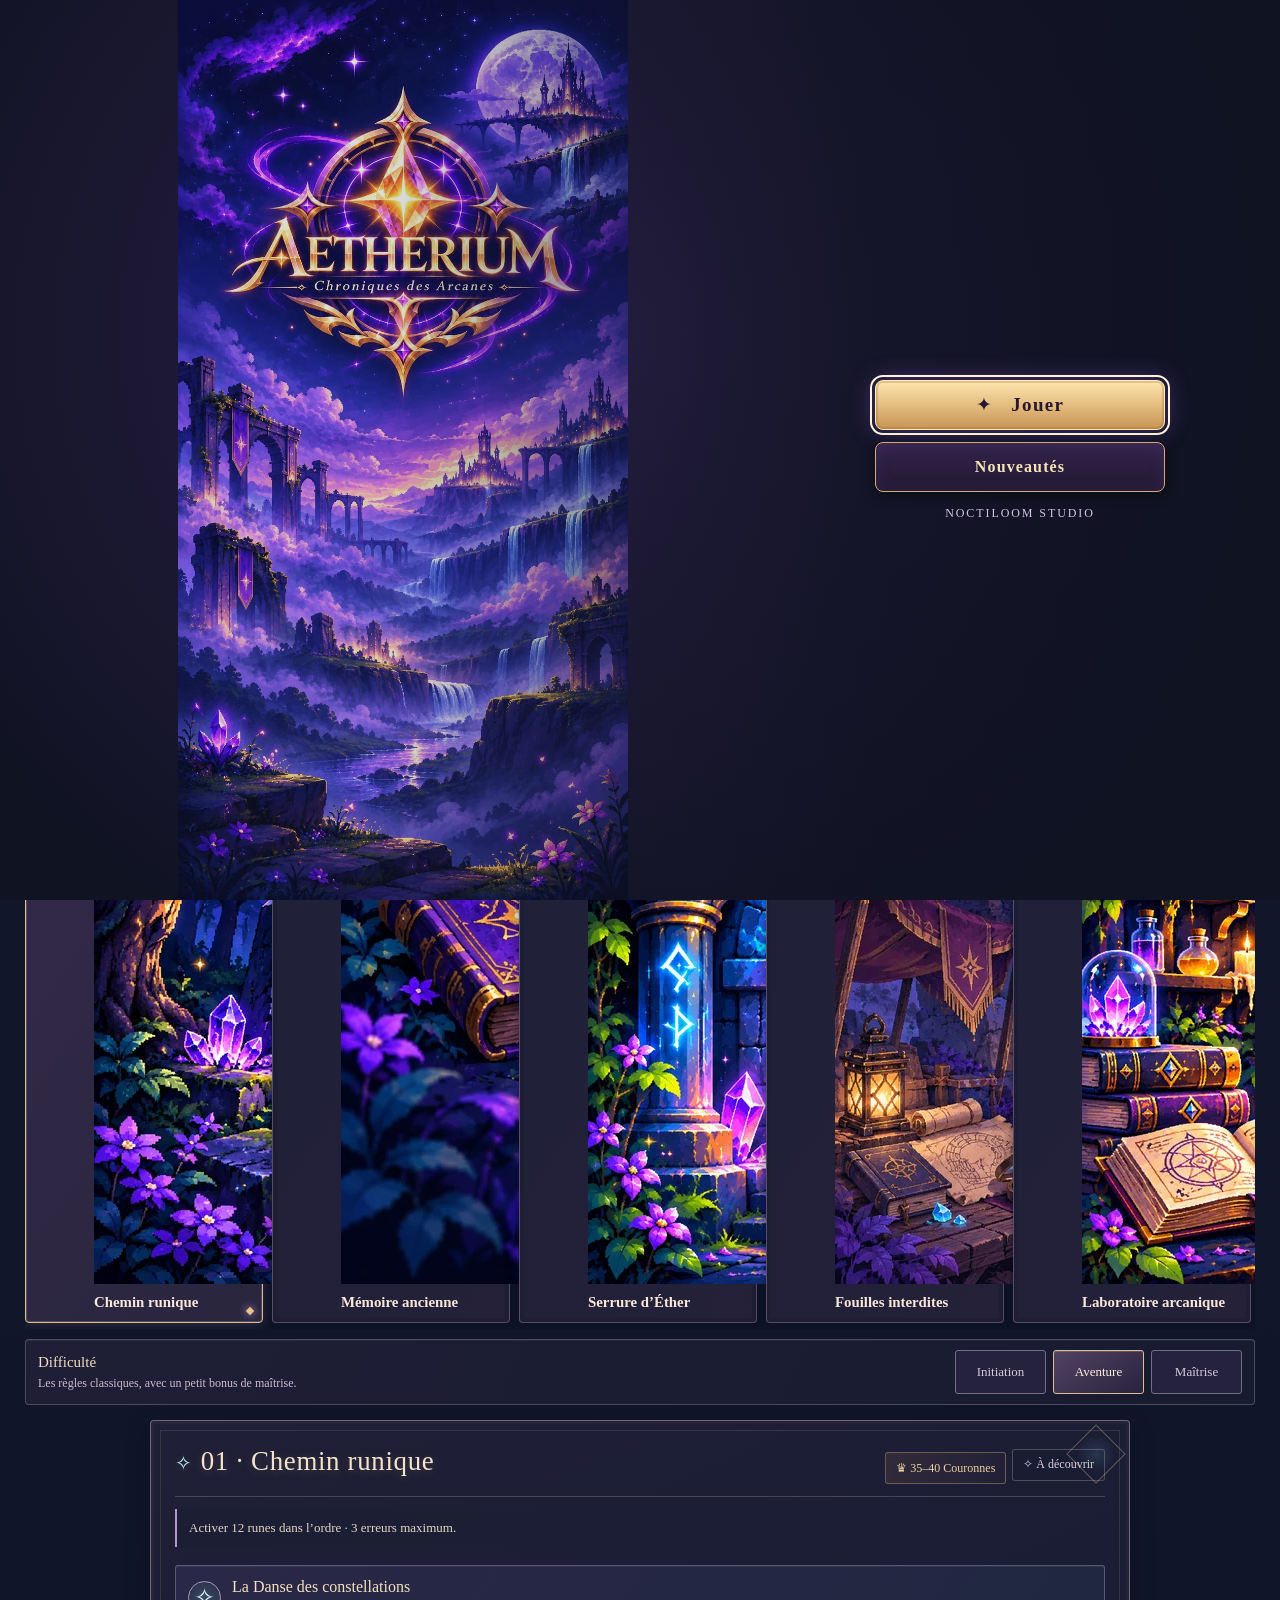
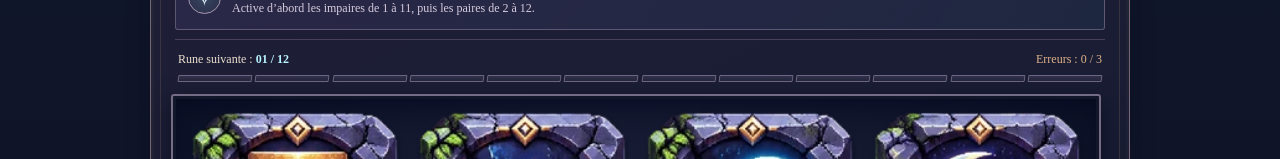
<file: index.html>
<!doctype html>
<html lang="fr"><head><meta charset="utf-8"><meta name="viewport" content="width=device-width,initial-scale=1,viewport-fit=cover"><meta name="theme-color" content="#101322"><meta name="apple-mobile-web-app-capable" content="yes"><meta name="apple-mobile-web-app-status-bar-style" content="black-translucent"><meta name="apple-mobile-web-app-title" content="Aetherium"><link rel="manifest" href="./manifest.webmanifest?v=arcane-launch-1"><link rel="apple-touch-icon" href="./assets/icons/aetherium-app-192.png"><link rel="icon" type="image/png" sizes="192x192" href="./assets/icons/aetherium-app-192.png"><meta name="description" content="Aetherium, jeu gratuit de collection de cartes fantastiques et de mini-jeux."><title>AETHERIUM · Chroniques des Arcanes</title><link rel="preload" as="image" href="./assets/icons/aetherium-launch-mobile-v2.webp" media="(orientation: portrait)"><link rel="stylesheet" href="./src/style.css"><link rel="stylesheet" href="./src/fullscreen.css?v=safearea-2"><link rel="stylesheet" href="./src/theme.css?v=card-ornament-1&amp;sealed=1"><link rel="stylesheet" href="./src/mobile.css?v=inspector-layer-3&amp;sealed=1"><link rel="stylesheet" href="./src/booster.css?v=card-back-original-v3"><link rel="stylesheet" href="./src/booster-packaging.css?v=ouverture-183"><link rel="stylesheet" href="./src/reflets-booster.css?v=mobile-pack-align-1"><link rel="stylesheet" href="./src/booster-artworks.css?v=pixel-packs-2"><link rel="stylesheet" href="./src/au-dela-booster.css?v=au-dela-booster-1"><link rel="stylesheet" href="./src/booster-feedback.css?v=booster-polish-1"><link rel="stylesheet" href="./src/runes.css?v=rituels-1.7.2"><link rel="stylesheet" href="./src/memory.css?v=memoire-1.7.2"><link rel="stylesheet" href="./src/lock.css?v=logique-1.7.2"><link rel="stylesheet" href="./src/mines.css?v=fouilles-1.7.2"><link rel="stylesheet" href="./src/alchemy.css?v=alchemy-mastery-172b"><link rel="stylesheet" href="./src/shell.css?v=onglet-actif-1"><link rel="stylesheet" href="./src/trial-titles.css?v=titres-1.7.3&amp;journey=05&amp;lore=07b"><link rel="stylesheet" href="./src/expedition.css?v=revers-expedition-1"><link rel="stylesheet" href="./src/expedition-finale.css?v=dernier-accord-1"><link rel="stylesheet" href="./src/navigation.css?v=navigation-atelier-1"><link rel="stylesheet" href="./src/crafting.css?v=forge-active-1&amp;finishes=1"><link rel="stylesheet" href="./src/save-backup.css?v=backup-185"><link rel="stylesheet" href="./src/chromatic.css?v=chromatiques-7"><link rel="stylesheet" href="./src/finishes.css?v=finishes-2&amp;signature=targets-1"><link rel="stylesheet" href="./src/reflets-gallery.css?v=reflets-final-24"><link rel="stylesheet" href="./src/au-dela-gallery.css?v=au-dela-lot-1"><link rel="stylesheet" href="./src/reflets-preview.css?v=art-pilot-38"><link rel="stylesheet" href="./src/rarity-frames.css?v=rarity-halo-1"><link rel="stylesheet" href="./src/onboarding.css?v=1"><link rel="stylesheet" href="./src/codex.css?v=au-dela-pilot-49&amp;front=original-restored-1&amp;polish=codex-stats-hd-all-1&amp;rectoborder=recto-uniforme-3&amp;performance=2-5&amp;completion=04"><link rel="stylesheet" href="./src/living-archives.css?v=archives-184"><link rel="stylesheet" href="./src/trial-progress.css?v=defis-1.7.3&amp;polish=epreuves-v2&amp;circuits=08"><link rel="stylesheet" href="./src/ui-harmony.css?v=archives-harmony-3&amp;polish=1&amp;gallery=2&amp;background=clean-1&amp;relics=2&amp;origines=1&amp;reflets=normalized-2&amp;audela=premium-3&amp;typographie=v5&amp;pack-template=1&amp;sealed=locked-1"><style id="aetherium-launch-style">
#arcane-launch[hidden],#arcane-launch [hidden]{display:none!important}
#arcane-launch{position:fixed;inset:0;z-index:2147483647;isolation:isolate;overflow:hidden;background:radial-gradient(ellipse at 50% 37%,#332454 0%,#211a3a 49%,#101322 90%);color:#f8dfac;opacity:1;visibility:visible;transition:opacity .45s ease,visibility .45s;font-family:Georgia,serif}
#arcane-launch .launch-art{position:absolute;inset:0;width:100%;height:100%;max-width:none;max-height:none;display:block;object-fit:cover;object-position:center 30%;z-index:0;mask-image:none;-webkit-mask-image:none}
#arcane-launch .launch-shade{position:absolute;inset:0;z-index:1;pointer-events:none;background:linear-gradient(180deg,transparent 0%,transparent 55%,#10132233 72%,#10132280 90%,#101322b3 100%)}
#arcane-launch .launch-menu{position:absolute;z-index:2;inset:auto 0 0;display:grid;justify-items:center;gap:12px;padding:12px max(16px,env(safe-area-inset-right)) max(24px,calc(env(safe-area-inset-bottom) + 18px)) max(16px,env(safe-area-inset-left));text-align:center}
#arcane-launch .launch-button{box-sizing:border-box;width:min(78vw,320px);min-height:50px;padding:12px 20px;border:1px solid #d5ab73;border-radius:8px;background:linear-gradient(180deg,#34234c,#211932);color:#f9e3b9;font:600 16px Georgia,serif;letter-spacing:.07em;cursor:pointer;box-shadow:0 3px 14px #0007,inset 0 0 16px #a16ae01c;touch-action:manipulation}
#arcane-launch .launch-button--play{background:linear-gradient(180deg,#ffe6af,#c89453);color:#271830;border-color:#ffe8b5;font-size:19px;box-shadow:0 0 24px #a46aff60,inset 0 0 0 2px #8c613844}
#arcane-launch .launch-button:focus-visible{outline:2px solid #fff3da;outline-offset:3px}
#arcane-launch .launch-studio{font:12px Georgia,serif;letter-spacing:.16em;color:#d4c3e5;margin:2px 0 0}
#arcane-launch .launch-news{position:absolute;z-index:3;inset:max(12px,env(safe-area-inset-top)) max(12px,env(safe-area-inset-right)) max(12px,env(safe-area-inset-bottom)) max(12px,env(safe-area-inset-left));margin:auto;box-sizing:border-box;width:min(90%,560px);max-height:calc(100% - 24px);height:max-content;overflow:auto;overscroll-behavior:contain;background:linear-gradient(155deg,#211b38f7,#121526fc);border:1px solid #c6a16c;border-radius:14px;padding:clamp(16px,4vw,28px);box-shadow:0 12px 80px #080611df;color:#e9def5;text-align:left}
#arcane-launch .launch-news h2{color:#f8dfac;font:600 clamp(21px,5vw,28px) Georgia,serif;margin:0 0 16px}
#arcane-launch .launch-news h3{color:#e6c18a;font:600 16px Georgia,serif;margin:18px 0 5px}
#arcane-launch .launch-news p{font:14px/1.5 system-ui,sans-serif;margin:0 0 10px;color:#e0d7ed}
#arcane-launch .launch-news .launch-button{display:block;width:100%;margin-top:20px}
#arcane-launch .launch-fallback{position:absolute;z-index:1;top:23%;width:100%;margin:0;text-align:center;color:#ffe4ad;font:600 clamp(28px,8vw,60px) Georgia,serif;text-shadow:0 0 20px #c289fa}
#arcane-launch.is-leaving{opacity:0;visibility:hidden;pointer-events:none}
@media(orientation:portrait){#arcane-launch .launch-art{inset:0;width:100%;height:100%;object-fit:cover;object-position:center top;mask-image:none;-webkit-mask-image:none}}
/* Preserve the entire wordmark on unusually narrow screens without stretching. */
@media(orientation:portrait) and (max-aspect-ratio:21/50){#arcane-launch .launch-art{object-fit:contain;object-position:center top}}
@media(orientation:landscape) and (min-aspect-ratio:5/4){#arcane-launch .launch-art{width:63%;object-fit:contain;object-position:center;mask-image:linear-gradient(90deg,transparent,#000 10%,#000 90%,transparent);-webkit-mask-image:linear-gradient(90deg,transparent,#000 10%,#000 90%,transparent)}#arcane-launch .launch-shade{background:linear-gradient(90deg,#10132222 30%,#101322cc 68%,#101322ee)}#arcane-launch .launch-menu{inset:0 0 0 60%;align-content:center;padding:max(12px,env(safe-area-inset-top)) max(16px,env(safe-area-inset-right)) max(12px,env(safe-area-inset-bottom)) 8px}#arcane-launch .launch-button{width:min(100%,290px)}}
@media(max-height:360px){#arcane-launch .launch-menu{gap:7px}#arcane-launch .launch-button{min-height:44px;padding:8px 12px}#arcane-launch .launch-studio{font-size:10px}}
@media(prefers-reduced-motion:reduce){#arcane-launch{transition:none}}
</style></head>
<body><div id="arcane-launch" hidden role="dialog" aria-modal="true" aria-label="Aetherium — menu titre">
<picture><source media="(orientation: portrait)" srcset="./assets/icons/aetherium-launch-mobile-v2.webp"><img class="launch-art" src="./assets/icons/aetherium-launch.webp" alt="Aetherium — Chroniques des Arcanes" fetchpriority="high"></picture>
<h1 id="launch-fallback" class="launch-fallback" hidden>AETHERIUM</h1>
<div class="launch-shade" aria-hidden="true"></div>
<div class="launch-menu" id="launch-menu">
<button id="launch-play" class="launch-button launch-button--play" type="button">✦ &nbsp; Jouer</button>
<button id="launch-news-open" class="launch-button" type="button" aria-controls="launch-news" aria-expanded="false">Nouveautés</button>
<p class="launch-studio">NOCTILOOM STUDIO</p>
</div>
<section id="launch-news" class="launch-news" hidden aria-labelledby="launch-news-title">
<h2 id="launch-news-title" tabindex="-1">✦ Nouveautés des Arcanes</h2>
<h3>26 novembre 2026 · Nouvelle identité</h3>
<p>Un écran titre inédit, une nouvelle icône d’application et un recto de carte harmonisé sur les trois collections. Les cartes conservent leurs illustrations et leurs statistiques.</p>
<h3>23 novembre 2026 · Interface et ergonomie</h3>
<p>Les paquets des trois boosters adoptent une présentation commune. Les Épreuves et la navigation ont également reçu des améliorations sur mobile, tablette et ordinateur.</p>
<h3>19 novembre 2026 · Finitions des cartes</h3>
<p>Les versions Calligraphique, Chromatique et Holographique enrichissent la collection. Les effets spéciaux restent à découvrir en jeu.</p>
<button id="launch-news-close" class="launch-button" type="button">Retour</button>
</section>
</div>
<script id="aetherium-launch-controller">
(()=>{const screen=document.getElementById('arcane-launch');if(!screen)return;
const play=document.getElementById('launch-play'),open=document.getElementById('launch-news-open'),close=document.getElementById('launch-news-close'),menu=document.getElementById('launch-menu'),news=document.getElementById('launch-news'),heading=document.getElementById('launch-news-title'),fallback=document.getElementById('launch-fallback'),art=screen.querySelector('.launch-art');
if(!play||!open||!close||!menu||!news)return;
let entered=false;
const lockApp=()=>{const app=document.getElementById('app');if(app)app.inert=!entered;};
const focus=el=>el?.focus({preventScroll:true});
const showMenu=()=>{news.hidden=true;menu.hidden=false;open.setAttribute('aria-expanded','false');focus(open);};
const showNews=()=>{menu.hidden=true;news.hidden=false;open.setAttribute('aria-expanded','true');focus(heading);};
const enter=()=>{if(entered)return;entered=true;screen.classList.add('is-leaving');screen.setAttribute('aria-hidden','true');lockApp();focus(document.querySelector('#app .brand'));setTimeout(()=>{screen.hidden=true;},450);};
play.addEventListener('click',enter);
open.addEventListener('click',showNews);
close.addEventListener('click',showMenu);
screen.addEventListener('keydown',e=>{if(e.key==='Escape'&&!news.hidden){e.preventDefault();showMenu();return;}if(e.key==='Tab'&&!entered){const controls=news.hidden?[play,open]:[close];const first=controls[0],last=controls[controls.length-1];if(e.shiftKey&&(document.activeElement===first||!controls.includes(document.activeElement))){e.preventDefault();focus(last);}else if(!e.shiftKey&&(document.activeElement===last||!controls.includes(document.activeElement))){e.preventDefault();focus(first);}}});
const missingArt=()=>{if(fallback)fallback.hidden=false;};
if(art){art.addEventListener('error',missingArt,{once:true});if(art.complete&&!art.naturalWidth)missingArt();}
screen.hidden=false;focus(play);
if(document.readyState==='loading')document.addEventListener('DOMContentLoaded',lockApp,{once:true});else lockApp();
})();
</script><div id="app"><div class="ambient-landscape" aria-hidden="true"><div class="landscape-sky"></div><div class="landscape-moon"></div><div class="landscape-island island-left"></div><div class="landscape-island island-right"></div><div class="landscape-ruins"></div><div class="landscape-foreground"></div></div>
<header class="top"><a class="brand" href="#jouer"><span class="brand-wordmark">AETHERIUM</span></a><nav aria-label="Navigation principale"><button type="button" data-page="jouer" class="active" aria-current="page"><span class="nav-icon" aria-hidden="true">✧</span><span>Épreuves</span></button><button type="button" data-page="boosters"><span class="nav-icon" aria-hidden="true">◈</span><span>Boosters</span></button><button type="button" data-page="collection"><span class="nav-icon" aria-hidden="true">▣</span><span>Codex</span></button><button type="button" data-page="atelier"><span class="nav-icon" aria-hidden="true">✦</span><span>Atelier</span></button></nav><div class="wallet" aria-label="Ressources"><button type="button" class="wallet-link" data-go="boosters" title="Utiliser les Couronnes dans les Boosters" aria-label="Couronnes — aller aux Boosters"><span class="relic-icon relic-icon--crown" aria-hidden="true"></span><b id="coins">300</b></button><button type="button" class="wallet-link" data-go="atelier" title="Consulter les Éclats dans l’Atelier" aria-label="Éclats — aller à l’Atelier"><span class="relic-icon relic-icon--shard" aria-hidden="true"></span><b id="dust">0</b></button></div><button type="button" id="chroniques-link" class="chronicles-link" data-go="succes" aria-label="Ouvrir les Chroniques et les Succès" title="Chroniques et Succès"><span class="chronicles-icon relic-icon relic-icon--honors" aria-hidden="true"></span><span class="chronicles-label">Chroniques</span></button><button type="button" id="immersive-toggle" hidden aria-pressed="false" aria-label="Passer en plein écran" title="Passer en plein écran"><span class="immersive-icon relic-icon relic-icon--expand" aria-hidden="true"></span></button></header>
<main class="layout">
<p id="save-warning" role="alert" hidden style="padding:12px;border:1px solid #d5ab73;border-radius:8px;color:#ffe4ad;background:#211932"></p>
<section id="page-jouer" class="page active">
  <p class="kicker">SAISON I · LES MARCHES DE VERRE</p>
  <div class="heading"><h1>Épreuves des Arcanes</h1><span>Cinq défis à relever, des Couronnes à gagner.</span></div>
  <section id="beginner-guide" class="beginner-guide" hidden aria-labelledby="guide-title">
    <div class="guide-copy"><p class="kicker">✧ PREMIERS PAS</p><h2 id="guide-title" tabindex="-1">Bienvenue dans les Marches de Verre</h2>
      <p id="guide-copy"></p>
      <div class="guide-steps" aria-label="Premières découvertes"><span id="guide-pack-step"></span><span id="guide-trial-step"></span></div>
      <details class="guide-details"><summary>Comment fonctionnent les Archives ?</summary>
        <p>Les Épreuves rapportent des Couronnes, utilisées pour ouvrir des boosters. Les doublons rapportent des Éclats, à dépenser dans l’Atelier pour fabriquer des cartes ou des finitions. Le Codex rassemble tes découvertes.</p>
        <p>Ta progression est enregistrée dans ce navigateur. Pour en conserver une copie, utilise « Gérer ma sauvegarde » dans les réglages.</p>
      </details>
    </div>
    <div class="guide-actions"><button type="button" class="primary" id="guide-action">Découvrir les boosters ›</button><button type="button" class="text-button" id="guide-dismiss">Masquer le guide</button></div>
  </section>
  <div class="trial-setup">
    <h2 class="trial-setup-title">Choisir une épreuve <small class="trial-picker-hint" aria-hidden="true">Faire défiler ›</small></h2>
    <div id="game-picker" class="game-picker" role="group" aria-label="Choisir une épreuve"></div>
    <section class="difficulty-panel" aria-label="Difficulté des épreuves">
      <div class="difficulty-description"><strong>Difficulté</strong><small id="difficulty-hint">Les règles classiques, avec un petit bonus de maîtrise.</small></div>
      <div id="difficulty-options" class="difficulty-options" role="group" aria-label="Choisir la difficulté">
        <button type="button" data-difficulty="initiation" aria-pressed="false">Initiation</button>
        <button type="button" data-difficulty="aventure" aria-pressed="true" class="is-active">Aventure</button>
        <button type="button" data-difficulty="maitrise" aria-pressed="false">Maîtrise</button>
      </div>
    </section>
  </div>
  <div class="play-stage"><div class="games" id="games"></div></div>
  <div class="expedition-portal">
    <span class="expedition-portal-symbol" aria-hidden="true">✧</span>
    <div class="expedition-portal-copy"><strong>Les Expéditions</strong><span id="expedition-shortcut-progress">4 chemins à découvrir</span></div>
    <button type="button" id="expedition-shortcut" class="expedition-portal-button" data-go="expeditions">Explorer ›</button>
  </div>
  <details id="arcane-circuits" class="arcane-circuits">
    <summary class="circuit-heading"><span><small>✧ RENDEZ-VOUS DES ARCANES</small><strong>Les Circuits des Marches</strong></span><span id="circuit-summary">3 circuits permanents</span></summary>
    <p class="circuit-intro">Trois épreuves à enchaîner à ton rythme, sans date limite ni chronomètre. Les victoires conservent leurs gains habituels. Le circuit et son record restent disponibles pendant cette session ; après rechargement, les Couronnes et records d’épreuves déjà gagnés restent sauvegardés.</p>
    <div id="circuit-content"></div>
  </details>
</section>
<section id="page-expeditions" class="page">
  <div class="expedition-hero">
    <div class="expedition-hero-copy">
      <p class="kicker">SAISON I · LES MARCHES DE VERRE</p>
      <h1>Les Expéditions</h1>
      <p>Des chemins oubliés, des épreuves et des fragments d'histoire à retrouver.</p>
    </div>
    <button type="button" class="expedition-back secondary" data-go="jouer">‹ Retour aux Épreuves</button>
  </div>
  <section class="expedition-panel" id="expedition-panel" aria-labelledby="expedition-chapter-heading">
    <div class="expedition-summary">
      <span class="expedition-symbol" aria-hidden="true">✧</span>
      <h2 class="expedition-summary-title" id="expedition-chapter-heading">Les Itinéraires des Marches</h2>
      <span class="expedition-counter" id="expedition-counter">0/4 fragments</span>
    </div>
    <div id="expedition-content" class="expedition-content" aria-live="polite"></div>
    <button type="button" class="secondary lore-archive-shortcut" id="lore-from-expedition">Relire les Annales ›</button>
  </section>
</section>
<section id="page-boosters" class="page">
  <p class="kicker" id="booster-collection-kicker">SAISON I · LES MARCHES DE VERRE · PARTIE I</p>
  <div class="heading"><h1>Les Boosters</h1><span>Choisis un paquet à desceller.</span></div>
  <div class="booster-archive-bar" aria-label="Saisons publiées">
    <div id="booster-season-tabs" class="booster-season-tabs" role="group" aria-label="Choisir une saison">
      <button class="booster-season-choice is-active" type="button" data-season="marches-de-verre" aria-pressed="true">✧ Saison I · Les Marches de Verre</button>
    </div>
  </div>
  <div class="booster-gallery" id="booster-gallery" role="group" aria-label="Boosters disponibles">
    <button type="button" class="booster-choice is-selected" data-booster="origines" data-season="marches-de-verre" data-season-title="Saison I · Les Marches de Verre" aria-pressed="true" aria-label="Booster Origines · 100 Couronnes · voir le paquet">
      <span class="booster-tile-pack reliquaire-origines" aria-hidden="true">
        <span class="pack-wordmark">AETHERIUM</span>
        <span class="pack-collection">LES MARCHES DE VERRE</span>
        <span class="pack-scene"><img src="./assets/boosters/origines-unified-v5.webp" alt="" width="640" height="1040" loading="lazy" decoding="async"></span>
        <span class="pack-crest">✧</span>
        <span class="pack-title">ORIGINES</span>
        <span class="pack-edition">SAISON 1 · 5 CARTES</span>
      </span>
      <span class="booster-tile-caption"><span class="booster-tile-chapter">PARTIE I</span><strong>Origines</strong><span class="booster-tile-price">100 ♛</span></span>
    </button>
    <button type="button" class="booster-choice" data-booster="reflets-brises" data-season="marches-de-verre" data-season-title="Saison I · Les Marches de Verre" aria-pressed="false" aria-label="Booster Reflets brisés · 100 Couronnes · voir le paquet">
      <span class="booster-tile-pack reliquaire-reflets" aria-hidden="true">
        <span class="pack-wordmark">AETHERIUM</span>
        <span class="pack-collection">LES MARCHES DE VERRE</span>
        <span class="pack-scene"><img src="./assets/boosters/reflets-brises-unified-v5.webp" alt="" width="640" height="1040" loading="lazy" decoding="async"></span>
        <span class="pack-crest">✧</span>
        <span class="pack-title">REFLETS BRISÉS</span>
        <span class="pack-edition">SAISON 1 · 5 CARTES</span>
      </span>
      <span class="booster-tile-caption"><span class="booster-tile-chapter">PARTIE II</span><strong>Reflets brisés</strong><span class="booster-tile-price">100 ♛</span></span>
    </button>
    <button type="button" class="booster-choice" data-booster="au-dela-du-verre" data-season="marches-de-verre" data-season-title="Saison I · Les Marches de Verre" aria-pressed="false" aria-label="Booster Au-delà du Verre · 100 Couronnes · voir le paquet">
      <span class="booster-tile-pack reliquaire-au-dela" aria-hidden="true">
        <span class="pack-wordmark">AETHERIUM</span>
        <span class="pack-collection">LES MARCHES DE VERRE</span>
        <span class="pack-scene"><img src="./assets/boosters/au-dela-du-verre-unified-v5.webp" alt="" width="640" height="1040" loading="lazy" decoding="async"></span>
        <span class="pack-crest">✧</span>
        <span class="pack-title">AU-DELÀ DU VERRE</span>
        <span class="pack-edition">SAISON 1 · 5 CARTES</span>
      </span>
      <span class="booster-tile-caption"><span class="booster-tile-chapter">PARTIE III</span><strong>Au-delà du Verre</strong><span class="booster-tile-price">100 ♛</span></span>
    </button>
  </div>
  <dialog id="booster-dialog" class="booster-dialog" aria-labelledby="booster-family-title">
    <div class="booster-dialog-content">
      <div class="booster-dialog-head"><span id="booster-dialog-kicker">SAISON I · LES MARCHES DE VERRE</span><button type="button" id="booster-close" class="booster-close" aria-label="Fermer la fiche du booster">✕ <span>Fermer</span></button></div>
      <div class="shop booster-dialog-layout">
        <article class="pack-side">
          <div class="pack pack-origines pack-illustrated reliquaire-origines" id="booster-pack" aria-hidden="true">
            <span class="pack-scene">
              <img class="pack-artwork" src="./assets/boosters/origines-unified-v5.webp" alt="" width="640" height="1040" loading="eager" decoding="async">
              <img class="pack-artwork pack-artwork-reflets" src="./assets/boosters/reflets-brises-unified-v5.webp" alt="" width="640" height="1040" loading="eager" decoding="async">
              <img class="pack-artwork pack-artwork-au-dela" src="./assets/boosters/au-dela-du-verre-unified-v5.webp" alt="" width="640" height="1040" loading="eager" decoding="async">
            </span>
            <i class="pack-foil"></i><i class="pack-sidefold"></i>
            <i class="pack-crimp pack-crimp-top"></i><i class="pack-crimp pack-crimp-bottom"></i>
            <i class="pack-rip" aria-hidden="true"></i>
            <span class="pack-seal" aria-hidden="true"><i class="pack-seal-left"></i><i class="pack-seal-right"></i></span>
            <span class="pack-wordmark">AETHERIUM</span>
            <span class="pack-collection">LES MARCHES DE VERRE</span>
            <span class="pack-crest">✧</span>
            <span class="pack-title">ORIGINES</span>
            <span class="pack-edition">SAISON 1 · 5 CARTES</span>
          </div>
          <div class="booster-buy-info">
            <h2 id="booster-family-title">Booster des Origines</h2>
            <p id="booster-family-description">Cinq cartes à révéler, dont au moins une Inhabituelle.</p>
            <button id="buy" class="primary" type="button">Desceller · 100 ♛</button>
            <div id="booster-funds" class="booster-funds" hidden><p id="booster-funds-text"></p><button id="booster-funds-action" type="button" class="secondary">Gagner des Couronnes ›</button></div>
            <details class="booster-rates"><summary>Chances et doublons</summary><p>Par carte : Chromatique 3 % · Holographique 2 % · Calligraphique 2 % · Normale 93 %. Les doublons rapportent de 5 à 25 Éclats selon leur rareté.</p></details>
          </div>
        </article>
        <div class="opening" id="booster-opening">
          <h2 id="pack-title">Les archives attendent leur voyageur.</h2>
          <p id="pack-msg" class="muted" role="status" aria-live="polite">Gagne des Couronnes en jouant pour ouvrir des boosters.</p>
          <div id="booster-progress" class="booster-progress" hidden aria-hidden="true"><span></span></div>
          <p id="booster-step" class="booster-step" hidden aria-live="polite"></p>
          <div id="booster-actions" class="booster-actions" hidden><button type="button" id="next-pull" class="booster-next" hidden>Carte suivante ›</button><button type="button" id="reveal-all">Tout révéler</button></div>
          <div id="pulls" class="cards"></div>
          <div id="booster-summary" class="booster-summary" hidden></div>
          <button type="button" class="secondary" id="booster-codex-action" hidden>Retrouver ces cartes dans le Codex ›</button>
        </div>
      </div>
    </div>
  </dialog>
</section>
<section id="page-collection" class="page"><div id="sheet-scrim" class="sheet-scrim" hidden></div><div class="collection-header"><div><p class="kicker">LES ARCHIVES · PREMIER CYCLE</p><h1>Le Codex des Saisons</h1><p>Retrouve les cartes de tes découvertes, saison après saison.</p><div class="chromatic-collection-stats" aria-label="Progression du Codex"><span>Cartes : <strong id="codex-card-count">0 / 24</strong></span><span class="chromatic-counter">✧ Chromatiques : <strong id="codex-chromatic-count">0 / 24</strong></span></div>
</div><div class="collection-meta"><span class="collection-edition">✧ Saison 1 · Les Marches de Verre</span><button type="button" class="chronicles-shortcut" data-go="succes">✧ Chroniques &amp; Succès</button></div></div><section class="codex-progress-panel" aria-label="Progression des archives">
<div class="codex-progress-item"><div class="codex-progress-line"><span>Archives découvertes</span><strong id="codex-progress-discovered">0 / 24</strong></div><div class="codex-progress-track" role="progressbar" aria-label="Cartes découvertes" aria-valuemin="0" aria-valuemax="24" aria-valuenow="0" id="codex-progress-track"><span id="codex-progress-fill"></span></div></div>
<details class="codex-finish-details"><summary><span>Variantes et finitions</span><small>Voir le détail</small></summary><div class="finish-inventory-stats" aria-label="Inventaire par finition">
  <span>◆ Normales : <strong id="codex-normal-count">0 / 71 · 0 ex.</strong></span>
  <span class="is-calligraphic">✒ Calligraphiques : <strong id="codex-calligraphic-count">0 / 71 · 0 ex.</strong></span>
  <span class="is-holographic">◈ Holographiques : <strong id="codex-holographic-count">0 / 71 · 0 ex.</strong></span>
</div><div class="codex-finish-grid"><div class="codex-progress-item"><div class="codex-progress-line"><span>◆ Finitions Normales</span><strong id="codex-progress-normal">0 / 71</strong></div><div class="codex-progress-track" role="progressbar" aria-label="Versions Normales obtenues" aria-valuemin="0" aria-valuemax="71" aria-valuenow="0" id="codex-normal-track"><span id="codex-normal-fill"></span></div></div>
<div class="codex-progress-item"><div class="codex-progress-line"><span>✒ Finitions Calligraphiques</span><strong id="codex-progress-calligraphic">0 / 71</strong></div><div class="codex-progress-track" role="progressbar" aria-label="Versions Calligraphiques obtenues" aria-valuemin="0" aria-valuemax="71" aria-valuenow="0" id="codex-calligraphic-track"><span id="codex-calligraphic-fill"></span></div></div>
<div class="codex-progress-item is-chromatic"><div class="codex-progress-line"><span>Finitions Chromatiques</span><strong id="codex-progress-chromatic">0 / 72</strong></div><div class="codex-progress-track" role="progressbar" aria-label="Variantes Chromatiques obtenues" aria-valuemin="0" aria-valuemax="72" aria-valuenow="0" id="codex-chromatic-track"><span id="codex-chromatic-fill"></span></div></div>
<div class="codex-progress-item"><div class="codex-progress-line"><span>◈ Finitions Holographiques</span><strong id="codex-progress-holographic">0 / 71</strong></div><div class="codex-progress-track" role="progressbar" aria-label="Versions Holographiques obtenues" aria-valuemin="0" aria-valuemax="71" aria-valuenow="0" id="codex-holographic-track"><span id="codex-holographic-fill"></span></div></div>
</div><p id="codex-signature-note" class="codex-signature-note">Les objectifs Normale, Calligraphique et Holographique excluent la Signature. Cette carte d’aventure évolue de Normale vers Chromatique ; seule sa Chromatique compte dans les objectifs de finition.</p></details>
</section>
<section class="codex-seasons" aria-label="Saisons d’Aetherium">
  <div class="codex-chapters-head"><h2>Les saisons d’Aetherium</h2><small>Une aventure permanente · 72 cartes par saison</small></div>
  <div id="codex-season-list" class="codex-season-list" role="group" aria-label="Choisir une saison"></div>
</section>
<section class="codex-season-banner" aria-label="Progression de la saison">
  <div class="codex-season-banner-head"><div><span class="kicker">✧ LES ARCHIVES DE LA SAISON</span><h2 id="codex-season-title">Saison 1 — Les Marches de Verre</h2><p id="codex-season-description">Une région de cristaux oubliés, de gardiens et de secrets enfouis.</p></div><span class="codex-season-medallion" aria-hidden="true">✧</span></div>
  <div class="codex-season-numbers"><strong id="codex-season-publication">24 / 72 cartes publiées</strong><span id="codex-season-discovered">0 cartes obtenues</span></div>
  <div id="codex-season-published-track" class="codex-season-published-track" role="progressbar" aria-label="Cartes publiées dans la saison" aria-valuemin="0" aria-valuemax="72" aria-valuenow="24"><span id="codex-season-published-fill"></span></div>
</section>
<section class="codex-chapters" aria-label="Collections de la saison">
  <div class="codex-chapters-head"><h2>Collections de la saison</h2><small>Trois parties de 24 cartes · progression permanente</small></div>
  <div id="codex-collection-list" class="codex-chapter-list" role="group" aria-label="Choisir une collection"></div>
</section>
<details id="codex-milestones" class="codex-milestones" hidden>
  <summary class="codex-milestones-head">
    <span class="codex-milestones-glyph" aria-hidden="true">✧</span>
    <span class="codex-milestones-heading"><strong>Journal des découvertes</strong><small id="codex-milestones-progress">0 / 24 cartes différentes</small></span>
    <span id="codex-milestones-count" class="codex-milestones-count" role="status">0 / 4 fragments retrouvés</span>
  </summary>
  <div class="codex-milestones-intro">Les légendes se dévoilent au fil des cartes différentes que tu réunis. Révèle chaque fragment atteint pour découvrir un morceau d'histoire et récupérer sa récompense, une seule fois.</div>
  <div id="codex-milestones-list" class="codex-milestones-list" aria-label="Fragments du récit de la collection"></div>
  <button type="button" class="secondary lore-archive-shortcut" id="lore-from-journal">Relire les Annales ›</button>
</details>
<details id="codex-living" class="codex-living" aria-label="Les Archives Vivantes">
  <summary class="living-summary">
    <span class="living-glyph" aria-hidden="true">✦</span>
    <span class="living-summary-name"><strong>Les Archives Vivantes</strong><small>La vitrine de tes découvertes</small></span>
    <span id="living-summary" class="living-summary-progress">0 / 24 cartes</span>
  </summary>
  <div class="living-content">
    <div class="living-spotlights">
      <section class="living-section" aria-labelledby="living-recent-heading">
        <div class="living-section-head"><h3 id="living-recent-heading">Découvertes récentes</h3><small id="living-recent-caption"></small></div>
        <div id="living-recent" class="living-tiles"></div>
      </section>
      <section class="living-section" aria-labelledby="living-featured-heading">
        <div class="living-section-head"><h3 id="living-featured-heading">Pièces maîtresses</h3><small>Tes plus rares reliques</small></div>
        <div id="living-featured" class="living-tiles"></div>
      </section>
    </div>
    <div class="living-lower">
      <section class="living-section" aria-labelledby="living-rarities-heading">
        <div class="living-section-head"><h3 id="living-rarities-heading">Par rareté</h3><small>Cartes différentes découvertes</small></div>
        <div id="living-rarities" class="living-rarity-list"></div>
      </section>
      <section class="living-section" aria-labelledby="living-completions-heading">
        <div class="living-section-head"><h3 id="living-completions-heading">Collections achevées</h3><small id="living-complete-count">0 / 1 disponible</small></div>
        <div id="living-completions" class="living-completions"></div>
      </section>
    </div>
  </div>
</details>
<section id="codex-upcoming" class="codex-upcoming" aria-label="Collection à venir" hidden>
  <span class="codex-upcoming-glyph" aria-hidden="true">✧</span><p class="kicker">COLLECTION À VENIR</p>
  <h2 id="codex-upcoming-title">Une nouvelle collection</h2>
  <p id="codex-upcoming-description"></p><p id="codex-upcoming-note"></p>
  <div id="au-dela-teaser" class="au-dela-teaser" hidden aria-label="Avant-goût de la collection Au-delà du Verre">
    <figure class="au-dela-pilot" aria-label="Illustration pilote du Passeur des Aubes">
      <a class="au-dela-pilot-art" href="./assets/cards/passeur-des-aubes.webp" target="_blank" rel="noopener" aria-label="Voir l’illustration HD du Passeur des Aubes">
        <img src="./assets/cards/passeur-des-aubes-thumb.webp"
          srcset="./assets/cards/passeur-des-aubes-thumb.webp 350w, ./assets/cards/passeur-des-aubes.webp 1024w"
          sizes="(max-width:550px) 64vw, 205px"
          width="350" height="525" loading="lazy" decoding="async"
          alt="Passeur des Aubes en manteau indigo et ivoire, tenant un cristal turquoise devant une cité d’aube aux arches réunies">
      </a>
      <figcaption>✧ N° 49 · Passeur des Aubes <small>Commune · Illustration pilote</small></figcaption>
    </figure>
    <div class="au-dela-teaser-copy">
      <span class="au-dela-teaser-eyebrow">✧ SAISON I · LE DERNIER HORIZON</span>
      <strong>Deux mémoires. Un seul horizon à construire.</strong>
      <p>À l’endroit où les routes se rejoignent, un dernier serment attend les voyageurs.</p>
      <div class="au-dela-teaser-motifs" aria-label="Trois thèmes de la prochaine collection">
        <span>Les deux rives</span><span>Les chemins réunis</span><span>Le dernier serment</span>
      </div>
      <small>24 cartes en préparation · dont une Signature à mériter</small>
    </div>
  </div>
  <section id="au-dela-gallery" class="au-dela-gallery" hidden aria-labelledby="au-dela-gallery-title">
    <header class="au-dela-gallery-intro">
      <span class="kicker">✧ AU-DELÀ DU VERRE · APERÇU COMPLET</span>
      <h3 id="au-dela-gallery-title">Les vingt-quatre horizons</h3>
      <p>Les illustrations des cartes n° 49 à 72 prennent place dans les Archives. Sélectionne une image pour l’ouvrir en haute définition.</p>
    </header>
    <div id="au-dela-gallery-grid" class="au-dela-gallery-grid"></div>
    <p class="au-dela-gallery-foot">Aperçu artistique : 24 illustrations sur 24. Les cartes ne sont pas encore obtenables dans les boosters ni dans la Forge.</p>
  </section>
  <figure id="reflets-art-preview" class="reflets-art-preview" hidden aria-label="Aperçu artistique des Reflets brisés">
    <a class="reflets-art-preview-link" href="./assets/cards/cerf-sans-reflet.webp" target="_blank" rel="noopener" aria-label="Ouvrir l'illustration HD du Cerf sans reflet">
      <img src="./assets/cards/cerf-sans-reflet-thumb.webp"
        srcset="./assets/cards/cerf-sans-reflet-thumb.webp 350w, ./assets/cards/cerf-sans-reflet.webp 1024w"
        sizes="(max-width: 680px) 82vw, 240px"
        alt="Cerf blanc aux ramures lumineuses, devant les miroirs fendus d’un étang qui ne renvoie pas son reflet"
        width="350" height="525" loading="lazy">
    </a>
    <figcaption>
      <span class="reflets-art-preview-eyebrow">✧ Illustration pilote · N° 38</span>
      <strong>Cerf sans reflet</strong>
      <span class="reflets-art-preview-rarity">Rare · Créature</span>
      <em>« Les eaux le laissent passer sans garder la moindre trace de lui. »</em>
      <a class="reflets-art-preview-hd" href="./assets/cards/cerf-sans-reflet.webp" target="_blank" rel="noopener">Voir l’illustration en grand</a>
      <span class="reflets-art-preview-warning">Aperçu visuel uniquement · Carte non disponible dans les boosters</span>
    </figcaption>
  </figure>
  <section id="reflets-gallery" class="reflets-gallery" hidden aria-labelledby="reflets-gallery-title">
    <div class="reflets-gallery-intro">
      <span class="kicker">✧ LES ARCHIVES DU REVERS · LOTS I & II</span>
      <h3 id="reflets-gallery-title">Les reflets se dévoilent</h3>
      <p>Les 24 illustrations de la collection sont publiées dans le Codex. Sélectionne une image pour la contempler en haute définition.</p>
    </div>
    <div id="reflets-gallery-grid" class="reflets-gallery-grid"></div>
    <p class="reflets-gallery-foot">Toutes les cartes de cette collection sont disponibles dans le booster Reflets brisés et dans la Forge.</p>
  </section>
  <span class="codex-upcoming-foot">Les collections parues resteront jouables sans limitation de durée.</span>
</section>
<div class="collection-layout" id="collection-layout"><aside class="filters" id="collection-filters" aria-label="Filtres de collection"><div class="mobile-sheet-header"><strong>Filtrer la collection</strong><button type="button" id="filter-close" class="sheet-close" aria-label="Fermer les filtres">✕</button></div><div class="collection-side-title"><span class="side-icon" aria-hidden="true">▤</span><div><strong>Ma Collection</strong><small id="collection-progress"></small></div></div><div class="filter-group" id="type-filters"><h3>Catégories</h3><button class="active" data-type="all">Toutes</button><button data-type="Héros">Héros</button><button data-type="Créature">Créatures</button><button data-type="Sort">Sorts</button><button data-type="Artefact">Artefacts</button></div><div class="filter-group" id="rarity-filters"><h3>Rareté</h3><button class="active" data-rarity="all">Toutes les raretés</button><button data-rarity="common">Commune</button><button data-rarity="uncommon">Inhabituelle</button><button data-rarity="rare">Rare</button><button data-rarity="epic">Épique</button><button data-rarity="legendary">Légendaire</button></div><div class="filter-group chromatic-filter-group" id="finish-filters"><h3>Variantes</h3><button class="active" data-finish="all">Toutes les variantes</button><button data-finish="normal">Normales</button><button data-finish="calligraphic">✒ Calligraphiques</button><button data-finish="chromatic">✧ Chromatiques</button><button data-finish="holographic">◈ Holographiques</button></div><button type="button" id="filter-done" class="mobile-filter-done">Afficher les cartes</button></aside><div class="gallery"><div class="mobile-collection-heading"><div><span class="kicker">LE CODEX</span><h1>Ma collection</h1></div><div class="mobile-collection-stats"><span id="mobile-collection-progress"></span><span class="chromatic-counter" id="mobile-chromatic-count">✧ 0 / 24 Chromatiques</span>
<div class="finish-inventory-mobile" aria-label="Versions possédées">
  <span id="mobile-normal-count">◆ 0 / 71</span>
  <span id="mobile-calligraphic-count">✒ 0 / 71</span>
  <span id="mobile-holographic-count">◈ 0 / 71</span>
</div></div><button type="button" class="mobile-chronicles-shortcut" data-go="succes" aria-label="Voir les Chroniques et les Succès" title="Chroniques et Succès">✧</button></div><div class="codex-section-head"><div><h2 id="codex-chapter-title">Toutes les archives</h2><p id="codex-chapter-subtitle">Les premières légendes des Marches de Verre</p></div><small id="codex-results" role="status" aria-live="polite">24 cartes</small></div><details id="codex-completion" class="codex-completion"><summary><span>✧ Carnet de complétion</span><small id="codex-completion-count">0 recettes accessibles</small></summary><p>Les objectifs de finition de cette collection et le coût des recettes accessibles. Les recettes concernent uniquement les cartes découvertes, hors Signature. Les raccourcis réinitialisent les autres filtres.</p><div id="codex-completion-rows"></div></details><div class="collection-toolbar"><label class="search-wrap"><span aria-hidden="true">⌕</span><input aria-label="Rechercher une carte" id="search" placeholder="Rechercher une carte…"></label><button type="button" class="mobile-filter-button" id="filter-open" aria-controls="collection-filters" aria-expanded="false">☷ Filtres <span id="filter-count" class="filter-count" hidden></span></button></div><button id="codex-completion-clear" type="button" class="secondary codex-completion-clear" hidden></button><div class="codex-discovery-tabs" role="group" aria-label="Statut de découverte"><button type="button" data-discovery="all" class="is-active" aria-pressed="true">Toutes</button><button type="button" data-discovery="collected" aria-pressed="false">Découvertes</button><button type="button" data-discovery="missing" aria-pressed="false">À découvrir</button></div><div id="card-grid" class="cards" aria-label="Cartes de l'album sélectionné"></div><p class="muted" id="empty"></p></div><aside id="inspector-shell" class="inspector-shell" aria-label="Fiche détaillée"><div class="inspector-sheet-header"><strong>Fiche de carte</strong><button type="button" id="inspect-close" class="sheet-close" aria-label="Fermer la fiche">✕</button></div><div id="inspector" class="inspector"><div class="inspection-empty"><div aria-hidden="true">✧</div><strong>Les Archives</strong><p>Sélectionne une carte découverte pour admirer son illustration et dévoiler son histoire.</p></div></div></aside></div></section>
<section id="page-atelier" class="page" aria-labelledby="atelier-title">
<p class="kicker">LES FORGES DES ARCHIVES · PREMIER CYCLE</p>
<div class="heading"><h1 id="atelier-title">Atelier des Arcanes</h1><span>Transforme tes découvertes en nouvelles possibilités</span></div>
<div class="atelier-layout">
  <article class="atelier-forge">
    <div class="atelier-forge-top"><span class="kicker">LE SANCTUAIRE DES ÉCLATS</span><span class="atelier-coming">Forge éveillée</span></div>
    <div class="atelier-forge-scene" role="img" aria-label="Un artéfact arcanique et des cristaux lumineux sur un autel de pierre">
      <div class="atelier-forge-crest" aria-hidden="true"></div><div class="atelier-forge-runes" aria-hidden="true">✧ &nbsp; ◈ &nbsp; ✧</div>
    </div>
    <div class="atelier-forge-copy"><h2>La Forge du Codex</h2><p>Utilise tes Éclats pour fabriquer les cartes manquantes ou les finitions de tes cartes découvertes.</p></div>
    <div class="atelier-recipe-preview" aria-label="Aperçu de la future fabrication">
      <div class="atelier-recipe-node"><span aria-hidden="true">✦</span><strong>Éclats</strong></div>
      <span class="atelier-recipe-arrow" aria-hidden="true">›</span>
      <div class="atelier-recipe-node"><span aria-hidden="true">◈</span><strong>Forge</strong></div>
      <span class="atelier-recipe-arrow" aria-hidden="true">›</span>
      <div class="atelier-recipe-node"><span aria-hidden="true">▣</span><strong>Carte</strong></div>
    </div>
    <button type="button" id="atelier-jump" class="primary atelier-jump">Choisir une carte à fabriquer ↓</button>
    <p class="atelier-footnote">Les finitions restent disponibles en booster. La Forge permet aussi de compléter les cartes découvertes, hors Signature.</p>
  </article>
  <aside class="atelier-sidebar" aria-label="Ressources et progression">
    <section class="atelier-resource-card"><span class="kicker">TON TRÉSOR ARCANIQUE</span><span class="atelier-resource-icon" aria-hidden="true">✦</span><strong id="atelier-dust" class="atelier-resource-value">0</strong><span class="atelier-resource-label">Éclats disponibles</span><p>Les doublons rapportent des Éclats.</p><button type="button" class="secondary atelier-side-link" data-go="boosters">Ouvrir les Boosters ›</button></section>
    <section class="atelier-progress-card"><p class="kicker">REGISTRE DES ARCHIVES</p><div><span>Cartes différentes</span><strong id="atelier-collected">0 / 24</strong></div><div><span>Exemplaires en double</span><strong id="atelier-duplicates">0</strong></div><p class="atelier-side-note">Ta progression est conservée sur cet appareil.</p></section>
    <section class="atelier-progress-card atelier-goal-card"><p class="kicker">CARTE CONVOITÉE</p><div id="atelier-goal-summary" class="atelier-goal-summary" aria-live="polite"><p>Aucun objectif sélectionné pour le moment.</p></div></section>
    <section class="atelier-progress-card atelier-chronicles-card"><p class="kicker">HISTOIRE DU VOYAGEUR</p><p>Ton parcours, tes découvertes.</p><button type="button" class="secondary atelier-side-link" data-go="succes">Voir les Chroniques ›</button></section>
  </aside>
</div><section class="atelier-catalogue" id="atelier-catalogue" aria-labelledby="atelier-catalogue-title">
  <div class="atelier-catalogue-head">
    <div><p class="kicker">LES RECETTES DU CODEX</p><h2 id="atelier-catalogue-title" tabindex="-1">La Salle des Reliques</h2><p>Choisis une recette : nouvelle carte ou finition manquante d’une carte découverte.</p></div>
    <label class="atelier-filter-label">Recette
      <select id="atelier-mode" aria-label="Choisir le type de fabrication">
        <option value="discovery">Cartes manquantes</option>
        <option value="normal">◆ Normale</option>
        <option value="calligraphic">✒ Calligraphique</option>
        <option value="chromatic">✧ Chromatique</option>
        <option value="holographic">◈ Holographique</option>
      </select>
    </label>
    <label class="atelier-filter-label">Afficher
      <select id="atelier-filter" aria-label="Filtrer les cartes à fabriquer">
        <option value="all">Toutes les recettes</option>
        <option value="affordable">Fabricables maintenant</option>
        <option value="common">Communes</option>
        <option value="uncommon">Inhabituelles</option>
        <option value="rare">Rares</option>
        <option value="epic">Épiques</option>
        <option value="legendary">Légendaires</option>
      </select>
    </label>
  </div>
  <p id="atelier-result" class="atelier-result" role="status" aria-live="polite" hidden></p>
  <div class="atelier-crafting-layout">
    <div class="atelier-list-wrap"><div class="atelier-card-list" id="atelier-card-list" role="group" aria-label="Cartes manquantes disponibles à la fabrication"></div><p class="atelier-empty" id="atelier-empty" hidden>Aucune carte ne correspond à ce filtre.</p></div>
    <aside class="atelier-card-details" id="atelier-card-details" aria-label="Carte sélectionnée et fabrication"></aside>
  </div>
  <p class="atelier-rarity-note" id="atelier-rarity-note">Coûts : Commune 20 · Inhabituelle 45 · Rare 100 · Épique 220 · Légendaire 450 Éclats.</p>
</section>
<dialog id="atelier-confirm" class="atelier-confirm" aria-labelledby="atelier-confirm-title" aria-describedby="atelier-confirm-text">
  <div class="atelier-confirm-inner"><span class="kicker">LE SERMENT DE LA FORGE</span>
    <h2 id="atelier-confirm-title">Confirmer la fabrication</h2>
    <p id="atelier-confirm-text"></p>
    <p class="atelier-confirm-warning">Les Éclats seront immédiatement dépensés. Tu recevras un exemplaire de la recette choisie, sans perdre tes autres cartes.</p>
    <div class="atelier-confirm-actions"><button type="button" id="atelier-confirm-cancel" class="secondary">Annuler</button><button type="button" id="atelier-confirm-accept" class="primary">Forger cette carte</button></div>
  </div>
</dialog>
</section>
<section id="page-succes" class="page">
  <p class="kicker">LE REGISTRE DES EXPLORATEURS</p>
  <div class="heading"><h1>Chroniques & Succès</h1><span>Les traces de ton aventure dans les Archives</span></div>
  <section class="honorifics" aria-labelledby="honorifics-heading">
    <div class="honorifics-header">
      <div><p class="kicker">LES MAÎTRES DES ARCANES</p><h2 id="honorifics-heading">Titres honorifiques</h2></div>
      <p class="honorific-active" id="honorific-active" aria-live="polite">Aucun titre équipé</p>
    </div>
    <div id="honorific-list" class="honorific-list" aria-label="Titres à débloquer et à équiper"></div>
  </section>
  <section class="journey-panel" aria-labelledby="journey-heading">
    <div class="journey-header"><div><p class="kicker">✧ LES CHEMINS DU VOYAGEUR</p><h2 id="journey-heading">Parcours des Arcanes</h2></div><strong id="journey-count">0 paliers atteints</strong></div>
    <p class="journey-intro">Des objectifs permanents, à ton rythme. Tes accomplissements existants comptent déjà. Aucun délai, aucune récompense à réclamer.</p>
    <div id="journey-groups"></div>
  </section>
  <details id="lore-book" class="lore-book">
    <summary class="lore-book-summary"><span><small>✧ LA MÉMOIRE DES MARCHES</small><strong>Les Annales d’Aetherium</strong></span><span id="lore-count">0 récits retrouvés</span></summary>
    <p class="lore-intro">Relis les fragments révélés dans ton Journal et les récits de tes expéditions achevées. Certaines archives se répondent : réunis les cartes liées pour découvrir des Échos inédits. Les pages scellées ne dévoilent ni leur titre ni leur histoire.</p>
    <div id="lore-groups"></div>
  </details>
  <h2 class="journey-secret-heading">Succès scellés</h2>
  <div id="achievements" class="achievements"></div>
</section>
</main>
<footer class="game-footer"><span>Noctiloom Studio · AETHERIUM</span><details class="footer-tools"><summary>Réglages et sauvegarde</summary><div class="footer-tools-actions"><button type="button" id="guide-reopen" class="text-button">Guide des premiers pas</button><button type="button" id="backup-open" class="text-button">Gérer ma sauvegarde</button><button id="reset" class="text-button">Réinitialiser</button></div><details class="app-mode-help"><summary>Jouer sans barre de navigateur</summary><p>Android : ouvre le menu ⋮ du navigateur, puis « Installer l’application » ou « Ajouter à l’écran d’accueil ». Lance ensuite Aetherium depuis son icône.</p><p>iPhone / iPad : dans Safari, utilise Partager puis « Sur l’écran d’accueil ». Lance ensuite le jeu depuis son icône.</p><p>Le plein écran direct dépend du navigateur. Il ne s’active jamais sans ton accord.</p></details></details></footer>
<dialog id="backup-dialog" class="backup-dialog" aria-labelledby="backup-heading" aria-describedby="backup-description">
 <div class="backup-dialog-inner">
  <p class="kicker">LES ARCHIVES DU VOYAGEUR</p>
  <h2 id="backup-heading">Protéger ma progression</h2>
  <p id="backup-description">Enregistre ta collection dans un fichier personnel pour la retrouver sur un autre appareil ou navigateur. Aucun fichier n’est envoyé à un serveur.</p>
  <div class="backup-actions">
   <section class="backup-action">
    <div><strong>Exporter ma sauvegarde</strong><small>Cartes, Chromatiques, Couronnes, Éclats, succès et expéditions.</small></div>
    <button type="button" id="backup-export" class="primary">Télécharger ma sauvegarde</button>
   </section>
   <section class="backup-action">
    <div><strong>Importer une sauvegarde</strong><small>Le fichier est vérifié avant que tu confirmes son remplacement.</small></div>
    <button type="button" id="backup-import" class="secondary">Choisir un fichier JSON</button>
    <input id="backup-file" type="file" accept=".json,application/json" hidden aria-label="Fichier de sauvegarde Aetherium">
   </section>
  </div>
  <div class="backup-recovery">
   <p>Avant un import, le jeu conserve une copie locale de ta progression actuelle pour permettre une annulation.</p>
   <button type="button" id="backup-restore" class="secondary" disabled>Annuler le dernier import</button>
  </div>
  <p id="backup-status" role="status" aria-live="polite"></p>
  <div class="backup-footer"><span>Conserve le fichier téléchargé en lieu sûr : effacer les données du navigateur efface aussi les sauvegardes locales.</span><button type="button" id="backup-close" class="secondary">Fermer</button></div>
 </div>
</dialog>
<div id="toast" role="status" aria-live="polite"></div></div><script type="module" src="./src/main.js?v=au-dela-lot-3&amp;booster=au-dela-1&amp;final=dernier-accord-1&amp;finishes=2&amp;rarity=1&amp;journal=au-dela-1&amp;ui=quiet-1&amp;gallery=1&amp;audela=premium-3&amp;typographie=v4&amp;recto=original-restored-1&amp;inspector=codex-stats-hd-all-1&amp;rectolab=uniform-3&amp;epreuves=navigation-2&amp;chromatic=audit-1&amp;save=safety-1&amp;stability=3&amp;forge=finishes-1&amp;signature=targets-1&amp;trialreward=clarity-1&amp;codex=2-5&amp;onboarding=1&amp;completion=04b&amp;journey=05&amp;trials=06&amp;lore=07&amp;circuits=08&amp;seasons=09"></script><script type="module" src="./src/header-relics.js?v=relics-1"></script><script type="module" src="./src/fullscreen.js?v=immersive-1&amp;relics=1"></script><script src="./noctiloom-pwa.js" defer></script></body></html>
</file>
<file: src/style.css>
:root{color-scheme:dark;font-family:Georgia,'Times New Roman',serif;background:#101322;color:#f2edf5;font-synthesis:none}*{box-sizing:border-box}body{margin:0;background:radial-gradient(ellipse at 80% 0%,#25203f 0%,transparent 45%),#101322;min-height:100vh}button,input{font:inherit}button{cursor:pointer}button:focus-visible,input:focus-visible{outline:2px solid #c4a3f5;outline-offset:3px}button:disabled{opacity:.4;cursor:not-allowed}a{color:inherit;text-decoration:none}p{line-height:1.55}h1,h2,h3{font-weight:500}h1{font-size:clamp(1.55rem,3vw,2.25rem);margin:.25rem 0 .6rem}h2{font-size:1.25rem}.top{display:flex;align-items:center;justify-content:space-between;gap:14px;border-bottom:1px solid #37354f;background:#141527df;padding:12px max(20px,calc((100vw - 1320px)/2));flex-wrap:wrap}.brand{white-space:nowrap;font-size:clamp(1.3rem,3vw,2rem);letter-spacing:.08em;color:#ece5ff}.brand small{display:block;font:9px system-ui,sans-serif;letter-spacing:.22em;text-align:center;color:#b7accb}.top nav{display:flex;gap:5px;flex-wrap:wrap}.top nav button{border:0;background:transparent;color:#bcb6d1;padding:12px 15px;border-bottom:2px solid transparent;min-height:46px}.top nav button.active{border-bottom-color:#c6a7f8;background:#26213d;color:#fff}.wallet{display:flex;gap:12px;font:14px system-ui,sans-serif}.wallet span{border:1px solid #4c4763;padding:9px 12px;border-radius:18px;color:#d8c394}.wallet span+span{color:#c0a1ff}.layout{max-width:1320px;margin:auto;padding:28px 22px 55px}.page{display:none}.page.active{display:block}.intro{border:1px solid #47405f;border-radius:8px;padding:30px;display:flex;justify-content:space-between;gap:20px;background:linear-gradient(110deg,#23233c,#171c36);margin-bottom:22px}.intro p{max-width:550px;color:#c4bfd1}.kicker{font:11px system-ui,sans-serif;letter-spacing:.18em;color:#bda8d8;text-transform:uppercase}.moon{font-size:110px;color:#988ac5;opacity:.45}.heading{display:flex;align-items:center;justify-content:space-between;flex-wrap:wrap;gap:12px;margin-bottom:15px}.heading h1,.heading h2{margin:0}.heading span,.muted{color:#a9a4ba;font:12px/1.6 system-ui,sans-serif}.games{display:grid;grid-template-columns:repeat(3,minmax(0,1fr));gap:13px}.game{border:1px solid #39364d;background:#191a2d;padding:17px;border-radius:7px;min-width:0}.game h3{margin:0 0 6px;color:#eee4f7}.game p{color:#b4aec5;font:12px/1.6 system-ui,sans-serif;min-height:40px}.game .reward{font:12px system-ui,sans-serif;color:#e1c58b;margin-bottom:13px}.board{display:grid;gap:6px;grid-template-columns:repeat(var(--cols,4),1fr)}.tile{min-width:0;min-height:45px;background:#23253e;border:1px solid #514b6c;border-radius:3px;color:#eee7fb;font:700 16px system-ui,sans-serif}.tile.selected{background:#574c7c;border-color:#d6bcff}.tile.done{opacity:.25}.status{font:12px/1.5 system-ui,sans-serif;color:#c0b9d0;min-height:38px;margin:10px 0}.primary,.secondary{border-radius:4px;min-height:43px;padding:9px 15px}.primary{background:#765ca2;border:1px solid #a78ac9;color:white}.primary:hover:not(:disabled){background:#886abb}.secondary{background:#25243a;border:1px solid #4b4565;color:#e6dcf0}.small-actions{display:flex;gap:7px;flex-wrap:wrap}.shop{display:grid;grid-template-columns:265px minmax(0,1fr);gap:22px}.pack-side,.inspector{background:#1b1b30;border:1px solid #48415e;border-radius:7px;padding:20px}.pack-side{text-align:center}.pack-side p{font:12px/1.6 system-ui,sans-serif;color:#bcb5cd}.pack{background:linear-gradient(145deg,#172c47,#59436f,#202b4c);height:210px;width:150px;margin:8px auto 22px;border:3px solid #c7a36d;box-shadow:inset 0 0 0 8px #28314d;display:flex;flex-direction:column;align-items:center;justify-content:center;color:#f4dd9d}.pack span{font-size:75px}.pack strong{font-size:15px;letter-spacing:.1em}.pack small{font-size:10px}.opening .cards{grid-template-columns:repeat(5,minmax(0,1fr))}.collection-layout{display:grid;grid-template-columns:170px minmax(0,1fr) 270px;gap:16px;align-items:start}.filters{border-right:1px solid #353246;padding-right:14px}.filter-group{display:flex;flex-direction:column;gap:2px;margin-bottom:17px}.filter-group h3{font-size:16px;color:#c9bbdd}.filter-group button{background:transparent;border:0;border-radius:3px;color:#bdb5cb;text-align:left;padding:9px 12px;font:13px system-ui,sans-serif}.filter-group button.active{color:white;background:#42345e}.cards{display:grid;grid-template-columns:repeat(4,minmax(0,1fr));gap:11px}.card{background:#191c30;border:2px solid var(--edge,#777);border-radius:5px;padding:3px;color:#f0ecf9;text-align:left;min-width:0;position:relative}.card img{display:block;width:100%;aspect-ratio:112/136;image-rendering:pixelated;object-fit:cover}.card .info{padding:7px 5px 4px}.card .name{font-size:12px;line-height:1.35;min-height:30px}.card .meta{font:10px system-ui,sans-serif;color:#aeb1c0;margin-top:4px}.card .amount{position:absolute;top:7px;left:7px;font:11px system-ui,sans-serif;padding:2px 5px;background:#101322db}.card .shine{position:absolute;top:7px;right:7px;font:10px system-ui,sans-serif;background:#684b89;padding:3px}.card.locked{filter:grayscale(1);opacity:.32}.card.locked img{visibility:hidden}.card:hover:not(:disabled){transform:translateY(-2px)}.inspector{position:sticky;top:14px;text-align:center}.inspector img{display:block;width:min(100%,225px);margin:0 auto 12px;aspect-ratio:112/136;image-rendering:pixelated;border:3px solid var(--edge,#b9a8d8)}.inspector h2{margin:10px 0 4px}.inspector p{font:12px/1.6 system-ui,sans-serif;color:#bbb3c9}.inspector .stats{display:flex;justify-content:space-around;border-top:1px solid #49425d;padding-top:13px;font:13px system-ui,sans-serif}#search{background:#202037;color:white;border:1px solid #514a65;padding:12px;border-radius:5px;min-width:0;width:min(100%,260px);font:14px system-ui,sans-serif}.achievements{display:grid;grid-template-columns:repeat(3,minmax(0,1fr));gap:12px}.achievement{background:#1b1c30;border:1px solid #48405e;padding:20px;border-radius:6px}.achievement.locked{opacity:.52}.achievement h3{margin:0 0 5px}.achievement p{font:12px system-ui,sans-serif;color:#b3afc2}footer{font:11px system-ui,sans-serif;text-align:center;color:#8f8ba2;padding:22px;border-top:1px solid #363349}.text-button{border:0;background:none;color:#bcb4d9;text-decoration:underline}#toast{position:fixed;bottom:20px;right:20px;max-width:min(350px,90vw);background:#28243c;border:1px solid #8062a8;padding:12px 18px;color:#fff;border-radius:5px;font:13px system-ui,sans-serif;display:none;z-index:5}#toast.show{display:block}@media(max-width:1050px){.collection-layout{grid-template-columns:150px minmax(0,1fr)}.inspector{grid-column:2;position:static}.games{grid-template-columns:repeat(2,minmax(0,1fr))}}@media(max-width:680px){.layout{padding:18px 13px 40px}.top{padding:12px}.top nav{order:3;width:100%;justify-content:space-between}.top nav button{padding:10px 8px;font-size:13px}.games{grid-template-columns:1fr}.intro{padding:20px}.moon{font-size:65px}.shop{grid-template-columns:1fr}.opening .cards{grid-template-columns:repeat(3,minmax(0,1fr))}.collection-layout{grid-template-columns:1fr}.filters{border:0;padding:0;display:flex;gap:12px;overflow-x:auto}.filter-group{min-width:max-content;flex-direction:row;align-items:center;flex-wrap:wrap}.filter-group h3{width:100%;margin:0}.filter-group button{padding:8px}.cards{grid-template-columns:repeat(3,minmax(0,1fr))}.inspector{grid-column:1}.achievements{grid-template-columns:1fr 1fr}}@media(max-width:390px){.cards,.opening .cards{grid-template-columns:repeat(2,minmax(0,1fr))}.achievements{grid-template-columns:1fr}}@media(prefers-reduced-motion:reduce){*,*:before,*:after{animation:none!important;transition:none!important;scroll-behavior:auto!important}}
/* Adaptive sizing and touch usability across desktop, tablet and mobile browsers. */
html{-webkit-text-size-adjust:100%;text-size-adjust:100%}
button,input{-webkit-tap-highlight-color:transparent}
@media(hover:none),(pointer:coarse){.card:hover:not(:disabled){transform:none}.filter-group button,.text-button{min-height:44px}.tile{min-height:49px}.primary,.secondary{min-height:46px}}
@media(min-width:681px) and (max-width:1050px){.games{grid-template-columns:repeat(2,minmax(0,1fr))}.collection-layout{grid-template-columns:145px minmax(0,1fr)}.cards{grid-template-columns:repeat(3,minmax(0,1fr))}.inspector{width:100%;max-width:none;grid-column:2}}
@media(max-width:680px){
 .top{gap:10px}
 .wallet{margin-left:auto}
 .top nav{display:grid;grid-template-columns:repeat(4,minmax(0,1fr));gap:1px}
 .top nav button{min-width:0;display:flex;flex-direction:column;align-items:center;gap:4px;line-height:1.25}
 .top nav button span{font-size:12px}
 .heading{align-items:flex-start}
 .heading input{width:100%;max-width:none}
 .filter-group{flex-shrink:0}
 .cards{gap:8px}
 .card .name{font-size:11px}
 .card .meta{font-size:9px}
 .games .game{padding:15px}
 .inspector img{max-width:225px}
}
@media(max-width:390px){.brand{font-size:1.35rem}.wallet{gap:5px}.wallet span{padding:7px;font-size:12px}.intro .moon{display:none}.top nav button{padding:10px 4px}}
@media(max-width:680px) and (orientation:landscape){.games{grid-template-columns:repeat(2,minmax(0,1fr))}.intro{padding:14px 18px}}
</file>
<file: src/fullscreen.css>
/* AETHERIUM — optional mobile fullscreen control.
   It never obscures navigation, modals or the existing bottom navigation. */
#immersive-toggle{display:none}
#immersive-toggle[hidden]{display:none!important}
@media(max-width:850px){
 #immersive-toggle:not([hidden]){
  display:inline-flex;align-items:center;justify-content:center;
  flex:0 0 42px;width:42px;min-height:42px;padding:7px;
  border:1px solid #947a8a;border-radius:7px;
  background:linear-gradient(150deg,#26233b,#181c31);
  color:#eed9b9;font:22px/1 system-ui,sans-serif;
  touch-action:manipulation;
 }
 #immersive-toggle:focus-visible{outline:2px solid #ffdfb0;outline-offset:3px}
}
.game-footer .app-mode-help{
 width:min(100%,440px);margin:7px auto 3px;text-align:left;
 border-top:1px solid #806a845c;padding:8px 3px 2px;
 color:#cfc3d0;font:12px/1.55 system-ui,sans-serif;
}
.game-footer .app-mode-help summary{
 cursor:pointer;padding:8px 2px;min-height:36px;color:#ead0ae;
}
.game-footer .app-mode-help p{margin:5px 0 7px;color:#cfc3d0}
/* Protect the EXISTING header (brand, currencies and controls) from camera
   holes / Dynamic Island in edge-to-edge fullscreen, without moving elements
   relative to each other or changing the design. env() is 0 in normal tabs.
   This stronger selector also overrides legacy mobile and shell CSS. */
@media(max-width:850px){
 #app > header.top{
  padding-top:calc(9px + env(safe-area-inset-top,0px));
  padding-right:max(11px,env(safe-area-inset-right,0px));
  padding-left:max(11px,env(safe-area-inset-left,0px));
 }
}
/* Preserve the existing compact landscape header, with insets added only
   when a camera cutout actually intrudes into the displayed viewport. */
@media(max-width:850px) and (orientation:landscape) and (max-height:450px){
 #app > header.top{
  padding-top:calc(4px + env(safe-area-inset-top,0px));
 }
}

@media(prefers-reduced-motion:reduce){#immersive-toggle{transition:none}}
</file>
<file: src/theme.css>
/* AETHERIUM · Collection au crépuscule — art direction v0.3
   A quiet interface framing the art, with deliberate glints at important moments. */
:root{
  --night:#111225;--night-deep:#0c1021;--panel:#19192e;--panel-light:#25223d;
  --gold:#c7a06f;--gold-bright:#f2d5a1;--lavender:#bfa6f2;
  --ivory:#f4e9dd;--muted:#bab4c8;--hairline:#5b4a68;
}
html{scroll-behavior:smooth}
body{font-family:Georgia, 'Times New Roman',serif;color:var(--ivory);background:var(--night-deep);overflow-x:hidden}
#app{position:relative;min-height:100vh;isolation:isolate;overflow:hidden}
#app>.top,#app>.layout,#app>footer{position:relative;z-index:1}
.ambient-landscape{position:absolute;inset:0;z-index:-1;overflow:hidden;pointer-events:none;background:linear-gradient(#15132c 0%,#242347 42%,#39345a 79%,#111328 100%)}
.ambient-landscape:before{content:"";position:absolute;inset:0;background-image:radial-gradient(1px 1px at 6% 7%,#fff8d8 99%,transparent),radial-gradient(1px 1px at 34% 16%,#fff8d8 99%,transparent),radial-gradient(2px 2px at 83% 11%,#ddc5e6 99%,transparent),radial-gradient(1px 1px at 65% 24%,#d8bdea 99%,transparent);background-size:180px 154px;opacity:.6}
.ambient-landscape:after{content:"";position:absolute;inset:0;background:linear-gradient(90deg,rgba(11,11,29,.3),rgba(11,11,29,.04) 60%,rgba(11,11,29,.28)),linear-gradient(0deg,rgba(13,17,33,.72),transparent 30%)}
.landscape-sky{position:absolute;inset:0;background:radial-gradient(ellipse 40% 15% at 60% 67%,#ba749775,transparent),radial-gradient(ellipse 28% 20% at 93% 42%,#7375a47c,transparent),radial-gradient(ellipse 30% 10% at 12% 58%,#87528759,transparent)}
.landscape-moon{position:absolute;width:140px;height:140px;right:11%;top:150px;border-radius:50%;background:#eec9b2;box-shadow:0 0 70px 26px #e3a1bb42;opacity:.22}
.landscape-island{position:absolute;width:240px;height:160px;bottom:17%;opacity:.4;background:linear-gradient(to bottom,transparent 0 35%,#252244 35% 41%,transparent 41%),linear-gradient(155deg,transparent 0 28%,#2e2b50 29% 52%,transparent 53%),linear-gradient(205deg,transparent 0 30%,#1c2543 31% 53%,transparent 54%);image-rendering:pixelated;filter:drop-shadow(12px 18px 0 #181832)}
.island-left{left:-70px}.island-right{right:-80px;bottom:25%;transform:scale(.7)}
.landscape-ruins{position:absolute;bottom:4%;left:0;right:0;height:170px;background:repeating-linear-gradient(90deg,transparent 0 65px,#171b34 65px 73px,transparent 73px 104px),linear-gradient(0deg,#0b1428 5%,#202448 5% 21%,transparent 21%);clip-path:polygon(0 50%,5% 50%,5% 40%,8% 40%,8% 55%,16% 55%,16% 33%,18% 33%,18% 61%,30% 61%,30% 46%,32% 46%,32% 62%,41% 62%,41% 37%,43% 37%,43% 61%,56% 61%,56% 49%,60% 49%,60% 65%,73% 65%,73% 28%,75% 28%,75% 55%,86% 55%,86% 40%,89% 40%,89% 60%,100% 60%,100% 100%,0 100%);opacity:.8}
.landscape-foreground{position:absolute;left:0;right:0;bottom:0;height:80px;background:linear-gradient(175deg,transparent 25%,#161a35 27% 100%)}
.top{padding:0 max(22px,calc((100vw - 1460px)/2));background:linear-gradient(180deg,#131327f7,#16152eea);border-bottom:1px solid #b28b6299;min-height:89px;gap:22px;box-shadow:0 5px 30px #080d2288}
.top-ornament{position:absolute;bottom:-4px;left:50%;width:8px;height:8px;border:1px solid var(--gold);transform:translateX(-50%) rotate(45deg);background:#9f80cb}
.brand{font-size:clamp(1.4rem,2.45vw,2.45rem);letter-spacing:.06em;font-variant:small-caps;text-shadow:0 2px 7px #06091e;color:#e5d9f4;line-height:1.1}
.brand small{font-family:Georgia,serif;font-size:11px;letter-spacing:.03em;font-style:italic;color:#e2c49d;text-transform:none;margin-top:2px}
.top nav{gap:0;align-self:stretch}
.top nav button{min-width:97px;display:flex;flex-direction:column;align-items:center;justify-content:center;gap:3px;color:#d4cde0;padding:11px 18px;border-left:1px solid #ffffff0b;border-bottom:2px solid transparent;background:transparent;font-size:14px}
.top nav button .nav-icon{font-size:22px;line-height:1.1;color:#c9a5d8;text-shadow:0 0 10px #b18be95c}
.top nav button.active{background:linear-gradient(#44346775,#34234f95);border-color:#b999e8;color:#fff;box-shadow:inset 0 -7px 15px #b38ef124}
.top nav button.active .nav-icon{color:#d8b9ff;text-shadow:0 0 14px #a16fff}
.wallet{gap:8px;font-family:Georgia,serif;font-size:16px}
.wallet span{border:1px solid #a58874b0;border-radius:20px;padding:7px 14px;background:#111629d4;color:#f2c77e;white-space:nowrap;box-shadow:inset 0 1px 1px #ffffff18}
.wallet span+span{color:#d4a5ff}
.layout{max-width:1460px;padding:28px 24px 100px;min-height:calc(100vh - 170px)}
.page{animation:page-enter .18s ease-out}
@keyframes page-enter{from{opacity:.6;transform:translateY(5px)}to{opacity:1;transform:translateY(0)}}
h1,h2,h3{color:#f6ebdf;text-shadow:0 2px 4px #0b1021}
.kicker{color:#cfb98d;letter-spacing:.13em}
.muted,.heading span{color:#bdb6ce}
.heading{margin-bottom:19px}
.heading h1,.heading h2{font-variant:small-caps}
.intro{background:linear-gradient(115deg,#19182def,#262443dc);border:1px solid #a5886a85;border-radius:4px;box-shadow:0 12px 27px #080d2266;min-height:184px;padding:28px 35px}
.intro:after{content:"✦   ◇   ✦";align-self:center;letter-spacing:22px;font-size:28px;color:#a697ca4f}
.intro .moon{display:none}
.intro p{color:#d0c6d7}
.games{gap:16px}
.game,.achievement{border:1px solid #7b608077;border-radius:4px;background:linear-gradient(160deg,#1d1c34f2,#14182cf2);box-shadow:0 8px 20px #09102466;position:relative}
.game:before,.achievement:before{content:"◇";position:absolute;right:12px;top:11px;font-size:17px;color:#b99b7370}
.game{padding:19px 20px}
.game h3{font-variant:small-caps;color:#f1dfc6;font-size:21px;padding-right:23px}
.game p{color:#c6bfcd;font-size:12px;min-height:54px}
.game .reward{color:#ebc58b;font-size:13px}
.board{gap:6px}
.tile{border:1px solid #76647b;background:linear-gradient(135deg,#2d2946,#21213b);min-height:47px;border-radius:2px;color:#f8e8db;box-shadow:inset 0 1px 0 #f6e8da1c}
.tile.selected{border-color:#ecc89b;background:#5e4b79;box-shadow:0 0 10px #a078c25c}
.tile.done{opacity:.27}
.status{color:#c7bdd2}
.primary{background:linear-gradient(180deg,#7e62a9,#594672);border:1px solid #c7a6e6;color:#fff3e9;border-radius:3px;box-shadow:inset 0 1px #e3d4f742}
.secondary{border:1px solid #7a668c;background:#28233e;color:#ebdbea;border-radius:3px}
.primary:hover:not(:disabled),.secondary:hover:not(:disabled){filter:brightness(1.1)}
.shop{gap:26px}
.pack-side,.inspector{background:linear-gradient(145deg,#201b34f2,#131629f7);border:1px solid #a9846b99;border-radius:3px;box-shadow:0 9px 32px #080e2266}
.pack{border:3px solid #dcb078;outline:2px solid #443157;background:radial-gradient(circle at 50% 48%,#68548b,#253151 65%,#141929);box-shadow:0 0 25px #c2927c3c,inset 0 0 0 8px #251b3e}
.pack span{text-shadow:0 0 19px #bfa5ff}
.pack-side h2{font-variant:small-caps;color:#e8d0b2}
.opening{background:#151729cf;padding:22px;border:1px solid #6253718a;min-width:0}
.opening .cards{gap:13px}
#pack-title{font-size:23px}
#pack-msg{max-width:600px}
.collection-layout{grid-template-columns:minmax(190px,240px) minmax(0,1fr) minmax(255px,330px);gap:16px}
.filters{background:linear-gradient(170deg,#201c35eb,#18192de8);border:1px solid #96745e9c;padding:13px 13px 24px;border-radius:3px;min-width:0;box-shadow:0 9px 26px #080d2670}
.collection-side-title{display:flex;gap:11px;align-items:center;border-bottom:1px solid #77617a;margin:0 0 14px;padding:5px 4px 14px}
.collection-side-title .side-icon{font-size:29px;color:#dcc2ff}
.collection-side-title strong{font-size:20px;font-weight:500;line-height:1.1;display:block}
.collection-side-title small{font-family:Georgia,serif;color:#d5c39f;display:block;font-size:13px;margin-top:5px}
.filter-group{margin:0 0 15px;gap:1px}
.filter-group h3{font-size:16px;color:#f0d9b8;font-weight:500;padding-left:10px;margin:9px 0 8px}
.filter-group button{font-family:Georgia,serif;font-size:15px;color:#e1d6e5;border-radius:2px;min-height:39px;transition:background .14s,color .14s}
.filter-group button:hover{background:#614b7b55}
.filter-group button.active{background:linear-gradient(90deg,#65458a,#332a4d);border:1px solid #d2acec;color:#fff7ed;box-shadow:0 0 12px #ae77df52}
#rarity-filters button:before{content:"◆";display:inline-block;margin-right:9px;color:#c7c7d7}
#rarity-filters [data-rarity="uncommon"]:before{color:#5acbaa}
#rarity-filters [data-rarity="rare"]:before{color:#75aaff}
#rarity-filters [data-rarity="epic"]:before{color:#c882ff}
#rarity-filters [data-rarity="legendary"]:before{color:#f6bf5f}
#rarity-filters [data-rarity="shiny"]:before{color:#f7c5ef}
.gallery{min-width:0}
.collection-toolbar{display:flex;gap:10px;align-items:center;justify-content:space-between;margin-bottom:16px}
.search-wrap{border:1px solid #8c6c88;background:#1b1932f0;display:flex;align-items:center;gap:9px;padding:0 11px;border-radius:3px;flex:1;max-width:480px;min-width:0;box-shadow:inset 0 1px 0 #ffffff14}
.search-wrap span{font-size:25px;color:#e0c4df}
#search{border:none;background:transparent;max-width:none;width:100%;font-family:Georgia,serif;font-size:15px;min-height:46px;padding:8px 3px}
#search:focus{outline:none}
.search-wrap:focus-within{outline:2px solid #b993e8}
.gallery-caption{font-size:10px;letter-spacing:.13em;color:#bcb0d5;white-space:nowrap}
.gallery .cards{grid-template-columns:repeat(4,minmax(0,1fr));gap:14px}
.card{background:linear-gradient(140deg,#2c2440,#161b31);border:1px solid color-mix(in srgb,var(--edge,#b1a4c4) 75%,#d3a979);outline:1px solid #f2d6a033;outline-offset:-4px;border-radius:2px;padding:5px;transition:transform .16s,box-shadow .16s;box-shadow:0 5px 14px #060a20ad;overflow:hidden}
.card .info:before{content:"◆";position:absolute;z-index:2;top:-8px;left:50%;transform:translateX(-50%);color:var(--edge,#c9bdde);text-shadow:0 0 9px var(--edge,#c9bdde);font-size:14px;line-height:1;pointer-events:none}
.card img{aspect-ratio:112/136;image-rendering:pixelated;border:1px solid #b5a09675;filter:saturate(1.16)}
.card .info{position:relative;background:#181a30;padding:17px 5px 5px;text-align:center}
.card .name{font-size:clamp(10px,.91vw,13px);font-variant:small-caps;color:#f1e9dd;min-height:29px}
.card .meta{font-family:Georgia,serif;color:#c9b4cf;font-size:10px}
.card .amount{background:#17152fce;border:1px solid #d0bca855;color:#f5d1a1}
.card .shine{background:#6b408e;font-family:Georgia,serif}
.card:hover:not(:disabled),.card:focus-visible{transform:translateY(-3px);box-shadow:0 0 14px color-mix(in srgb,var(--edge,#ba98c8) 45%,transparent),0 9px 24px #080b23}
.card.locked{filter:grayscale(.85);opacity:.3}
.inspector{top:16px;padding:17px 17px 22px;text-align:center;min-width:0}
.inspector:before{content:"◆";position:absolute;top:-13px;left:50%;transform:translateX(-50%);font-size:21px;color:#d4acdc;text-shadow:0 0 13px #d6a5ff}
.inspector img{width:min(100%,274px);max-width:none;border:3px solid var(--edge,#d8b4a0);outline:1px solid #eac18b;background:#1b1b30;box-shadow:0 0 19px color-mix(in srgb,var(--edge,#ba98c8) 40%,transparent),0 5px 20px #0b0e25;margin:4px auto 14px}
.inspector h2{font-size:clamp(19px,1.6vw,25px);font-variant:small-caps;color:#f3d9b3;line-height:1.12;margin:9px 0}
.inspector .kicker{font-size:10px;color:#e7c28a;margin:5px 0}
.inspector p{font-family:Georgia,serif;font-size:14px;color:#d2c5d0;line-height:1.52}
.inspector .stats{border-top:1px solid #8c6b7b;border-bottom:1px solid #8c6b7b;padding:12px 0;font-size:17px;color:#f1d4bd}
.inspector .secondary{width:100%;margin-top:13px}
.inspection-empty{padding:50px 8px 34px}
.inspection-empty>div{font-size:80px;color:#826caa}
.inspection-empty strong{font-size:20px;font-weight:500;color:#e3d0a9}
.inspection-empty p{font-family:Georgia,serif;font-size:14px}
.achievements{gap:17px}
.achievement{padding:23px}
.achievement h3{font-variant:small-caps;font-size:21px;color:#e6cfaa}
.achievement.locked{opacity:.58}
footer{background:#101326db;border-top:1px solid #8e6d6a82;color:#aaa3bd}
#toast{position:fixed;z-index:20;background:#211b35;border:1px solid #c19b87;color:#fff5e8}
@media(max-width:1200px){
 .collection-layout{grid-template-columns:185px minmax(0,1fr) 270px;gap:12px}
 .gallery .cards{grid-template-columns:repeat(3,minmax(0,1fr));gap:11px}
 .top nav button{min-width:80px;padding:10px}
}
@media(max-width:980px){
 .collection-layout{grid-template-columns:minmax(175px,220px) minmax(0,1fr)}
 .inspector{grid-column:2;position:static;max-width:550px;width:100%}
 .gallery .cards{grid-template-columns:repeat(3,minmax(0,1fr))}
 .top{padding:7px 18px}
}
@media(max-width:680px){
 .top{min-height:0;gap:8px;padding:12px 12px 0}
 .brand{font-size:1.6rem}
 .top nav{order:3;width:100%;display:grid;grid-template-columns:repeat(4,minmax(0,1fr))}
 .top nav button{min-width:0;padding:9px 4px;gap:2px;font-size:12px}
 .top nav button .nav-icon{font-size:20px}
 .wallet{margin-left:auto;font-size:13px}
 .wallet span{padding:6px 9px}
 .layout{padding:18px 13px 70px}
 .collection-layout{display:flex;flex-direction:column;gap:13px}
 .filters{width:100%;padding:11px}
 .collection-side-title{margin-bottom:8px;padding-bottom:9px}
 .collection-side-title strong{font-size:19px}
 .filter-group{display:flex;flex-flow:row wrap;align-items:center;gap:5px;margin:0 0 8px}
 .filter-group h3{width:100%;font-size:13px;margin:5px 0 2px}
 .filter-group button{min-height:36px;font-size:12px;padding:7px 10px;border:1px solid #4c405e}
 .gallery{width:100%}
 .collection-toolbar{margin-bottom:12px}
 .gallery-caption{display:none}
 .gallery .cards{grid-template-columns:repeat(3,minmax(0,1fr));gap:9px}
 .card{padding:3px}
 .card .info{padding:16px 3px 4px}
 .card .name{font-size:11px;min-height:27px}
 .inspector{width:100%;max-width:none;grid-column:auto}
 .inspector img{max-width:260px}
 .intro{min-height:0;padding:24px}
 .intro:after{display:none}
 .opening{padding:13px}
 .opening .cards{grid-template-columns:repeat(3,minmax(0,1fr))}
 .game{padding:15px}
 .achievements{grid-template-columns:repeat(2,minmax(0,1fr))}
}
@media(max-width:380px){
 .brand{font-size:1.25rem}
 .wallet{font-size:11px}
 .wallet span{padding:6px 7px}
 .gallery .cards,.opening .cards{grid-template-columns:repeat(2,minmax(0,1fr))}
 .achievements{grid-template-columns:1fr}
}
@media(hover:none),(pointer:coarse){
 .card:hover:not(:disabled){transform:none}
 .filter-group button,.tile,.primary,.secondary{min-height:44px}
}
@media(prefers-reduced-motion:reduce){.page,.card{animation:none;transition:none}}

/* Artwork-aligned correction: the approved illustrated scenery replaces
   the earlier geometric procedural background. */
.ambient-landscape{background:linear-gradient(90deg,#0e1124 0%,#18182e 60%,#111426 100%);image-rendering:pixelated}
.ambient-landscape:before{content:"";position:absolute;left:0;top:0;height:100%;width:clamp(120px,13vw,230px);background:url('../assets/scenery/reference-left.webp') left top/100% 100% no-repeat;opacity:.93}
.ambient-landscape:after{content:"";position:absolute;inset:0;background:linear-gradient(90deg,transparent 0 9%,#11142633 18%,#101326aa 46%,#11142699 100%)}
.ambient-landscape .landscape-sky,.ambient-landscape .landscape-moon,
.ambient-landscape .landscape-island,.ambient-landscape .landscape-ruins,
.ambient-landscape .landscape-foreground{display:none}
.layout{max-width:1350px}
.card img,.inspector img{background-color:#17172a}
.card{border-color:var(--edge,#bcaebc);box-shadow:0 3px 12px #060a20b8}
.card .info:before{font-size:12px;text-shadow:none}
.card .info{background:#1b192c}
.card:hover:not(:disabled){box-shadow:0 0 7px color-mix(in srgb,var(--edge) 25%,transparent),0 5px 16px #090e22}
@media(min-width:1400px){
 .layout{max-width:calc(100% - 170px);margin-left:155px;margin-right:15px}
}
@media(max-width:780px){
 .ambient-landscape:before{opacity:.18;width:28vw}
 .ambient-landscape:after{background:#10142699}
}

/* Codex search stays accessible without a preview control on any viewport. */
@media(max-width:680px){.collection-toolbar{gap:7px}.search-wrap{min-width:0;flex:1}}
</file>
<file: src/mobile.css>
/* AETHERIUM Mobile — interaction-first layout, native safe areas.
   Desktop stays on the validated dusk theme. */
[hidden]{display:none!important}
.game-picker,.mobile-collection-heading,.mobile-filter-button,.mobile-sheet-header,
.mobile-filter-done,.inspector-sheet-header,.sheet-scrim{display:none}
.inspector-shell{min-width:0;position:sticky;top:16px}
.inspector-shell>.inspector{position:static}
@media (min-width:851px) and (max-width:980px){
  .inspector-shell{grid-column:2;position:static;max-width:550px;width:100%}
}
@media (max-width:850px){
  html,body{width:100%;overflow-x:hidden;overscroll-behavior-x:none}
  body{font-size:15px}
  body.sheet-open{overflow:hidden}
  /* Keep the veil and the inspected card in one stacking context.
     The Codex panel (z=121) must stay above its backdrop (z=109). */
  body.sheet-open #app>.layout{z-index:110}
  #app{min-height:100svh;overflow:clip}
  .ambient-landscape:before{opacity:.12;width:40vw}
  .ambient-landscape:after{background:linear-gradient(#111326a8,#121627d9)}
  #app>.top{position:sticky!important;top:0;z-index:50;min-height:0;display:flex;align-items:center;flex-wrap:nowrap;gap:6px;padding:9px max(12px,env(safe-area-inset-right)) 9px max(12px,env(safe-area-inset-left));background:#141529f5;border-bottom:1px solid #7e678171;box-shadow:0 3px 12px #080b2277}
  .top-ornament{display:none}
  .top .brand{white-space:nowrap;font-size:clamp(1.14rem,4.8vw,1.65rem);line-height:1.04;letter-spacing:.045em;margin:0;flex:0 1 auto;min-width:0}
  .top .brand small{font-size:9px;white-space:nowrap;text-align:left}
  .top .wallet{margin-left:auto;flex:0 0 auto;display:flex;align-items:center;gap:5px;font-size:12px}
  .top .wallet span{padding:5px 7px;border-radius:12px;font-size:12px;background:#22223b;border-color:#79667b8c}
  .top nav{position:fixed;z-index:95;bottom:0;left:0;right:0;top:auto;order:initial;width:100%;height:calc(64px + env(safe-area-inset-bottom));padding:4px max(6px,env(safe-area-inset-left)) env(safe-area-inset-bottom) max(6px,env(safe-area-inset-right));display:grid;grid-template-columns:repeat(4,minmax(0,1fr));gap:2px;align-items:stretch;box-shadow:0 -5px 24px #070917ba;border-top:1px solid #89709c96;background:#17172ef7;backdrop-filter:blur(16px)}
  .top nav button{border:0;border-top:2px solid transparent;background:transparent;min-width:0;min-height:54px;padding:4px 2px;display:flex;flex-direction:column;align-items:center;justify-content:center;gap:2px;font:11px/1.15 system-ui,sans-serif;color:#c0bbcf}
  .top nav button .nav-icon{font-size:21px!important;line-height:1.15}
  .top nav button span:not(.nav-icon){font-size:11px}
  .top nav button.active{background:linear-gradient(#51426985,#28223b68);box-shadow:inset 0 2px #bd9ddf50;border-top-color:#d2aaf2;border-bottom:0;color:#fff}
  .top nav button.active .nav-icon{color:#e3ccff}
  .layout{max-width:none;width:100%;margin:0;padding:16px 12px calc(90px + env(safe-area-inset-bottom));min-height:calc(100svh - 60px)}
  .page{min-width:0}
  .intro{min-height:0;padding:17px 18px;margin-bottom:15px;background:#1c1c35e8;display:block}
  .intro:after,.intro .moon{display:none}
  .intro h1{font-size:clamp(24px,6.1vw,31px);line-height:1.13}
  .intro p{font-size:13px;line-height:1.45;margin:7px 0 0}
  .kicker{font-size:10px}
  .heading{margin-bottom:11px;gap:7px}
  .heading h1,.heading h2{font-size:22px}
  .heading span{font-size:11px}
  .games{display:block}
  .game{display:none;padding:16px;border-radius:5px;min-height:0}
  .game.mobile-active{display:block}
  .game h3{font-size:22px}
  .game p{min-height:0;font-size:13px;line-height:1.45}
  .game .reward{margin:9px 0 14px}
  .game-picker{display:flex;gap:8px;overflow-x:auto;scrollbar-width:none;scroll-snap-type:x proximity;padding:2px 1px 12px;margin:0 -2px 0;overscroll-behavior-x:contain}
  .game-picker::-webkit-scrollbar{display:none}
  .game-picker button{border:1px solid #625376;color:#d0c5dc;background:#211e36;border-radius:6px;flex:0 0 auto;white-space:nowrap;min-height:46px;padding:8px 13px;font:13px system-ui,sans-serif;scroll-snap-align:start}
  .game-picker button.active{background:#5a4677;border-color:#d3b0f0;color:#fff;box-shadow:inset 0 0 0 1px #d3b0f02d}
  .board{gap:7px}
  .tile{min-height:clamp(52px,14vw,68px);font-size:17px;touch-action:manipulation}
  .small-actions{gap:8px}
  .small-actions button{flex:1 1 auto;min-height:48px;font-size:14px}
  .status{font-size:13px;line-height:1.5;margin:12px 0}
  .shop{display:block}
  .pack-side{display:grid;grid-template-columns:100px minmax(0,1fr);gap:3px 14px;align-items:center;text-align:left;padding:14px;margin-bottom:14px}
  .pack-side .pack{grid-column:1;grid-row:1/5;width:96px;height:133px;margin:0;outline-width:1px;border-width:2px;box-shadow:inset 0 0 0 5px #282343}
  .pack-side .pack span{font-size:43px}
  .pack-side .pack strong{font-size:11px}
  .pack-side .pack small{font-size:9px}
  .pack-side h2{grid-column:2;margin:0;font-size:20px;line-height:1.15}
  .pack-side p{grid-column:2;min-width:0;font-size:11px;line-height:1.45;margin:3px 0}
  .pack-side .primary{grid-column:2;min-height:45px;width:100%;font-size:13px}
  .pack-side .muted{grid-column:1/-1;text-align:center;font-size:11px;margin:4px 0 0}
  .opening{padding:13px 11px}
  .opening h2{font-size:20px}
  .opening .cards{display:grid;grid-template-columns:repeat(2,minmax(0,1fr));gap:10px}
  .collection-layout{display:block!important}
  .collection-side-title{display:none}
  .mobile-collection-heading{display:flex;align-items:end;justify-content:space-between;gap:10px;margin:0 0 12px}
  .mobile-collection-heading h1{font-size:27px;margin:0}
  #mobile-collection-progress{font:12px system-ui,sans-serif;color:#cfc1da;white-space:nowrap;padding-bottom:5px}
  .gallery{width:100%;min-width:0}
  .collection-toolbar{display:grid;grid-template-columns:minmax(0,1fr) max-content;gap:9px;margin-bottom:13px}
  .collection-toolbar .search-wrap{grid-column:auto;max-width:none;min-width:0;margin:0}
  .collection-toolbar #search{font-size:16px;min-height:46px}
  .collection-toolbar .mobile-filter-button{display:flex;justify-content:center;align-items:center;gap:6px;width:auto;min-width:92px;min-height:45px;max-width:none;margin:0;border:1px solid #7a668c;background:#27233d;color:#eee5f5;border-radius:5px;font:12px/1.2 system-ui,sans-serif;text-align:center;padding:7px 10px}
  .filter-count{font-weight:800;border-radius:50%;background:#a88ac7;color:#121329;padding:1px 5px;font-size:10px}
  .gallery .cards{display:grid;grid-template-columns:repeat(2,minmax(0,1fr));gap:11px}
  .gallery .card{padding:4px;min-width:0;touch-action:manipulation}
  .gallery .card img{aspect-ratio:112/136;object-fit:cover}
  .gallery .card .name{font-size:clamp(12px,3.5vw,15px);line-height:1.2;min-height:32px}
  .gallery .card .meta{font-size:11px}
  .gallery .card .info{padding:17px 3px 5px}
  .sheet-scrim{position:fixed;inset:0;z-index:109;background:#080914b9;backdrop-filter:blur(3px);display:block}
  .filters{position:fixed!important;display:block!important;left:0;top:0;bottom:0;width:min(88vw,345px)!important;max-width:345px;overflow-y:auto;overscroll-behavior:contain;padding:calc(15px + env(safe-area-inset-top)) 16px calc(22px + env(safe-area-inset-bottom));margin:0;border-radius:0 14px 14px 0;background:#1a1932;border-right:1px solid #947c9e;box-shadow:10px 0 32px #050811b0;z-index:120;transform:translateX(-105%);visibility:hidden;transition:transform .2s,visibility .2s}
  .filters.is-open{transform:translateX(0);visibility:visible}
  .mobile-sheet-header,.inspector-sheet-header{display:flex;align-items:center;justify-content:space-between;gap:12px;min-height:52px;border-bottom:1px solid #6d5676;margin-bottom:16px;padding-bottom:11px}
  .mobile-sheet-header strong,.inspector-sheet-header strong{font-size:19px;color:#f0dfef}
  .sheet-close{display:grid;place-items:center;border:1px solid #7d6892;border-radius:8px;background:#2b2744;color:#f2e8f8;min-width:44px;min-height:44px;font:20px system-ui,sans-serif}
  .filters .filter-group{display:flex;flex-direction:column;gap:4px;min-width:0;margin:0 0 15px;overflow:visible}
  .filters .filter-group h3{font-size:16px;margin:0 0 8px;padding:0}
  .filters .filter-group button{min-height:45px;width:100%;text-align:left;font:15px Georgia,serif;border:1px solid transparent;padding:10px 12px;border-radius:5px}
  .filters .filter-group button.active{border-color:#c79fe0}
  .filters #rarity-filters button:before{margin-right:9px}
  .mobile-filter-done{display:block;width:100%;min-height:49px;margin-top:16px;border:1px solid #c8a4e8;background:#6b528a;border-radius:6px;color:#fff;font-size:15px}
  .inspector-shell{position:fixed!important;inset:0;z-index:121;display:none;overflow-y:auto;overscroll-behavior:contain;width:100%;height:100dvh;max-width:none;padding:calc(10px + env(safe-area-inset-top)) 14px calc(24px + env(safe-area-inset-bottom));background:linear-gradient(#202039,#13162b);border:0}
  .inspector-shell.is-open{display:block}
  /* The opened inspector uses the native browser top layer on mobile.
     Explicit viewport dimensions override default popover box sizing. */
  #page-collection .inspector-shell[popover]:popover-open{
    display:block!important;position:fixed!important;
    inset:0!important;margin:0!important;
    width:100vw!important;max-width:none!important;
    height:100dvh!important;max-height:none!important;
    z-index:121;background:linear-gradient(#202039,#13162b);
    box-sizing:border-box;overflow-y:auto;
    padding:calc(10px + env(safe-area-inset-top)) 14px calc(24px + env(safe-area-inset-bottom));
  }
  .inspector-sheet-header{position:sticky;top:0;z-index:3;background:#202039ee;margin:-4px 0 14px;padding:8px 0 12px;backdrop-filter:blur(10px)}
  .inspector-shell>.inspector{position:static;top:auto;width:100%;max-width:550px;margin:0 auto;padding:10px 14px 25px;background:transparent;border:0;box-shadow:none}
  .inspector-shell>.inspector:before{display:none}
  .inspector img{width:min(100%,380px);max-width:none;margin:4px auto 18px;max-height:none;border-width:3px;aspect-ratio:112/136;object-fit:cover}
  .inspector h2{font-size:clamp(23px,6.2vw,30px);margin:10px 0}
  .inspector p{font-size:15px}
  .inspector .stats{font-size:16px;padding:16px 0}
  .inspector .secondary{min-height:50px}
  .achievements{grid-template-columns:1fr;gap:10px}
  .achievement{padding:16px}
  footer{padding:12px 12px calc(86px + env(safe-area-inset-bottom));font-size:11px}
  #toast{z-index:200;bottom:calc(75px + env(safe-area-inset-bottom));left:14px;right:14px;max-width:none;text-align:center}
}
@media (min-width:590px) and (max-width:850px){
  .gallery .cards{grid-template-columns:repeat(3,minmax(0,1fr))}
  .games{display:grid;grid-template-columns:1fr;gap:0}
  .inspector img{max-width:440px}
  .opening .cards{grid-template-columns:repeat(3,minmax(0,1fr))}
}
@media (max-width:360px){
  .top .brand{font-size:1.1rem}
  .top .wallet{gap:3px}
  .top .wallet span{font-size:11px;padding:5px}
  .pack-side{grid-template-columns:84px minmax(0,1fr);gap:4px 10px}
  .pack-side .pack{width:82px;height:116px}
  .pack-side .pack span{font-size:37px}
  .pack-side h2{font-size:18px}
  .gallery .cards{gap:8px}
}
@media (max-width:850px) and (orientation:landscape) and (max-height:450px){
  #app>.top{padding-top:4px;padding-bottom:4px}
  .layout{padding-top:10px}
  .tile{min-height:48px}
  .inspector img{max-width:220px}
}
@media (prefers-reduced-motion:reduce){
  .filters{transition:none!important}
}


/* Booster shop: clearer collection selector and readable pack details on phones. */
@media (max-width: 850px) {
  #page-boosters .pack-side {
    grid-template-columns: minmax(78px, 0.34fr) minmax(0, 1fr);
    gap: 9px 13px;
    align-items: start;
    text-align: left;
    padding: 14px;
  }

  #page-boosters .booster-selector {
    grid-column: 1 / -1;
    display: grid;
    grid-template-columns: repeat(3, minmax(0, 1fr));
    gap: 6px;
    width: 100%;
    margin: 0 0 2px;
  }

  #page-boosters .booster-choice {
    min-width: 0;
    min-height: 48px;
    padding: 7px 5px;
    font: 12px/1.25 system-ui, sans-serif;
    text-align: center;
    white-space: normal;
    overflow-wrap: anywhere;
  }

  #page-boosters .pack-side .pack {
    grid-column: 1;
    grid-row: 2 / span 3;
    align-self: start;
    width: min(100%, 100px);
    height: auto;
    aspect-ratio: 960 / 1468;
    margin: 0 auto;
  }

  #page-boosters #booster-family-title {
    grid-column: 2;
    align-self: end;
    margin: 0;
    font-size: clamp(19px, 5.3vw, 23px);
    line-height: 1.15;
    text-wrap: balance;
    overflow-wrap: anywhere;
  }

  #page-boosters #booster-family-description {
    grid-column: 2;
    align-self: start;
    margin: 0;
    color: #e1d9eb;
    font: 14px/1.55 system-ui, sans-serif;
    text-align: left;
    text-wrap: pretty;
  }

  #page-boosters #buy {
    grid-column: 2;
    align-self: start;
    min-height: 48px;
    margin: 0;
    font-size: 14px;
  }

  #page-boosters .pack-side > .muted {
    grid-column: 1 / -1;
    margin: 2px 0 0;
    padding-top: 10px;
    border-top: 1px solid #514663;
    color: #c7bfd2;
    font: 12px/1.55 system-ui, sans-serif;
    text-align: left;
  }
}

@media (max-width: 380px) {
  #page-boosters .pack-side {
    grid-template-columns: 78px minmax(0, 1fr);
    gap: 8px 10px;
    padding: 11px;
  }

  #page-boosters .booster-choice {
    min-height: 46px;
    padding: 6px 3px;
    font-size: 11px;
  }

  #page-boosters #booster-family-description {
    font-size: 13px;
  }
}
</file>
<file: src/booster.css>
/* Origines — booster ritual. Tiny motion, rich cards; no extra image downloads. */
#page-boosters .shop{align-items:start}
#page-boosters .pack-side{overflow:hidden}
#page-boosters .pack{
  position:relative;isolation:isolate;overflow:hidden;display:flex;flex-direction:column;
  align-items:center;justify-content:center;gap:4px;flex-shrink:0;
  background:
    radial-gradient(ellipse at 49% 44%,#6e4eab22 0%,#10112dc2 75%),
    linear-gradient(160deg,#16152bab,#29204488),
    url('../assets/cards/derniere-etoile-thumb.webp') center/cover;
  border:2px solid #e0bf82;outline:2px solid #63517a;
  box-shadow:inset 0 0 0 5px #17142bcc,inset 0 0 0 7px #cda67673,0 14px 26px #08091c9c,0 0 25px #ad89cf27;
  border-radius:4px;
}
#page-boosters .pack::before{
  content:"";position:absolute;inset:10px 8px 12px;z-index:-1;
  border:1px solid #efd6a677;background:linear-gradient(160deg,#15143070,#1c1530bc);
  box-shadow:inset 0 0 30px #0a0e2ed1;pointer-events:none;
}
#page-boosters .pack::after{
  content:"";position:absolute;top:0;left:0;right:0;height:11px;
  background:repeating-linear-gradient(90deg,#d7ad79 0 3px,#473459 3px 11px,#e6c898 11px 13px);
  border-bottom:1px solid #f4d0a7;opacity:.85;pointer-events:none;
}
#page-boosters .pack .pack-foil{
  position:absolute;inset:19px 14px 20px;border:1px solid #deb88761;
  clip-path:polygon(0 0,100% 0,100% 100%,0 100%);
  pointer-events:none;
}
#page-boosters .pack .pack-foil::before,#page-boosters .pack .pack-foil::after{
  content:"✧";position:absolute;font:20px Georgia,serif;color:#f3d6a2;opacity:.88;
}
#page-boosters .pack .pack-foil::before{top:0;left:0}
#page-boosters .pack .pack-foil::after{bottom:0;right:0}
#page-boosters .pack span{font-size:clamp(49px,5vw,70px);line-height:1.1;z-index:1;color:#f1cf97;text-shadow:0 0 9px #f1b678,0 0 28px #bda2ff}
#page-boosters .pack strong,#page-boosters .pack small{z-index:1;color:#fff0da;text-shadow:0 1px 8px #030818;letter-spacing:.12em}
#page-boosters .pack small{color:#d9b6ef}
#page-boosters #buy{touch-action:manipulation}
#page-boosters .opening{min-height:265px}
#page-boosters .opening h2{margin:0 0 7px;font-variant:small-caps}
#page-boosters #pack-msg{min-height:30px;line-height:1.45}
#page-boosters .booster-progress{height:2px;width:100%;margin:17px 0 13px;background:#5a4766;overflow:hidden;border-radius:4px}
#page-boosters .booster-progress>span{display:block;width:0;height:100%;background:linear-gradient(90deg,#8c70bd,#ecc18c);transition:width .24s ease-out}
#page-boosters .booster-actions{display:flex;gap:8px;justify-content:flex-end;margin-bottom:12px}
#page-boosters .booster-actions button{min-height:42px;border:1px solid #977ab6;background:#302641;color:#eddfec;padding:9px 13px;border-radius:3px;font:13px Georgia,serif}
#page-boosters .booster-actions button:hover{background:#49365e}
#page-boosters .booster-summary{padding:10px 12px;margin-top:14px;display:flex;gap:9px;flex-wrap:wrap;align-items:center;justify-content:center;
 border:1px solid #816e8180;background:#222139cc;color:#e9d9e8;font:12px Georgia,serif;border-radius:3px}
#page-boosters .booster-summary span{padding:5px 8px;border:1px solid #ffffff25;border-radius:12px}
#page-boosters .booster-summary .booster-star{color:#edca87}
#page-boosters .opening.is-unsealing{border-color:#bfa076}
#page-boosters .pack.is-opening{animation:aetherium-unseal .56s ease-out both}
@keyframes aetherium-unseal{
  0%{transform:translateY(0) rotate(0);filter:brightness(1)}
  27%{transform:translateY(-4px) rotate(-2deg);filter:brightness(1.12)}
  58%{transform:translateY(-6px) rotate(2deg);filter:brightness(1.35)}
  100%{transform:translateY(0) rotate(0);filter:brightness(1)}
}
#page-boosters .pack.is-opening span{animation:aetherium-sigil .56s ease-in-out both}
@keyframes aetherium-sigil{50%{text-shadow:0 0 15px #fff0cb,0 0 35px #f1c785,0 0 55px #be7deb}}
/* Flipping each result: the card art itself remains the centerpiece. */
#page-boosters .opening .cards.booster-pulls{display:grid;grid-template-columns:repeat(5,minmax(0,1fr));gap:11px}
#page-boosters .pull-flip{min-width:0;position:relative;perspective:700px;--pull-edge:#a7a2b5}
#page-boosters .pull-frame{position:relative;width:100%;aspect-ratio:112/168;transform-style:preserve-3d}
#page-boosters .pull-back,#page-boosters .pull-front{
 position:absolute;inset:0;backface-visibility:hidden;-webkit-backface-visibility:hidden;
 transition:transform .46s cubic-bezier(.25,.75,.35,1),opacity .46s ease;
}
/* Permanent, edition-independent back. Rarity is only revealed on the front. */
#page-boosters .pull-back{
  z-index:2;width:100%;height:100%;padding:0;display:block;
  border:0;border-radius:0;
  background:transparent url('../assets/cards/aetherium-back-original-v3.webp') center / 100% 100% no-repeat;
  box-shadow:none;
  cursor:pointer;touch-action:manipulation;
}
#page-boosters .pull-front{display:flex;flex-direction:column;transform:rotateY(-180deg);pointer-events:none;opacity:0}
#page-boosters .pull-front .card{flex:1;display:flex;flex-direction:column;height:100%;width:100%;padding:4px;min-width:0}
#page-boosters .pull-front .card img{aspect-ratio:112/136;width:100%;min-height:0;flex:1;object-fit:cover}
#page-boosters .pull-front .card .info{flex:0 0 auto}
#page-boosters .pull-front .card .name{line-height:1.12}
#page-boosters .pull-flip.is-revealed .pull-back{transform:rotateY(180deg);opacity:0;pointer-events:none}
#page-boosters .pull-flip.is-revealed .pull-front{transform:rotateY(0);opacity:1;pointer-events:auto}
#page-boosters .pull-flip.is-revealed[data-rarity="epic"] .pull-front .card{box-shadow:0 0 11px #a57acf9a}
#page-boosters .pull-flip.is-revealed[data-rarity="legendary"] .pull-front .card{box-shadow:0 0 18px #e8b774bb,0 0 4px #ffe9bd}
#page-boosters .pull-flip.is-revealed.is-shiny .pull-front .card{box-shadow:0 0 15px #e1acffcf}
#page-boosters .pull-tag{display:block;min-height:19px;margin-top:5px;text-align:center;color:#cdbfd4;font:11px Georgia,serif}
#page-boosters .pull-tag.is-new{color:#a3e5c5}
#page-boosters .pull-tag.is-shiny{color:#ecd5ff}
#page-boosters .pull-tag.is-duplicate{color:#dcc19b}
#page-boosters .pull-flip:not(.is-revealed) .pull-tag{opacity:0}
#page-boosters .pull-back:focus-visible{outline:3px solid #efd0a6;outline-offset:3px}
@media(max-width:850px){
 #page-boosters .pack-side .pack{height:134px;width:98px;grid-row:1/5;grid-column:1}
 #page-boosters .pack-side .pack span{font-size:44px}
 #page-boosters .opening{min-height:160px}
 #page-boosters .opening .cards.booster-pulls{grid-template-columns:repeat(3,minmax(0,1fr));gap:11px}
 #page-boosters .pull-frame{aspect-ratio:112/168}
 #page-boosters .pull-back .back-caption{font-size:10px}
 #page-boosters .booster-actions{justify-content:center}
 #page-boosters .booster-actions button{min-height:46px;flex:1}
 #page-boosters .booster-summary{font-size:11px;gap:6px}
}
@media(max-width:420px){
 #page-boosters .opening .cards.booster-pulls{grid-template-columns:repeat(2,minmax(0,1fr));gap:10px}
 #page-boosters .pack-side .pack{height:119px;width:84px}
 #page-boosters .pack-side .pack span{font-size:37px}
 #page-boosters .pull-back .back-glyph{font-size:50px}
}
@media(prefers-reduced-motion:reduce){
 #page-boosters .pack.is-opening,#page-boosters .pack.is-opening span{animation:none!important}
 #page-boosters .pull-back,#page-boosters .pull-front{transition:none!important}
 #page-boosters .booster-progress>span{transition:none!important}
}

/* Sequential reveal v0.6 — a single card sits on top of the stack.
   The five-card gallery is only displayed once the pack is complete. */
#page-boosters [hidden]{display:none!important}
#page-boosters .booster-step{margin:0 0 13px;color:#dcc3a2;text-align:center;font:13px Georgia,serif;letter-spacing:.11em}
#page-boosters .booster-actions .booster-next{
  background:linear-gradient(180deg,#785a9a,#4d396f);border-color:#d4abed;
  font-weight:bold;color:#fff5df;box-shadow:inset 0 1px #f3def52e;
}
#page-boosters .booster-actions .booster-next:hover{background:#695289}
#page-boosters .opening .cards.booster-pulls.booster-single{
  position:relative;isolation:isolate;display:flex;flex-wrap:nowrap;
  justify-content:center;align-items:center;min-height:395px;
  padding:18px 20px 12px;gap:0;background:transparent;
}
#page-boosters .booster-single::before,#page-boosters .booster-single::after{
  content:"";position:absolute;left:50%;top:27px;width:220px;height:331px;
  transform:translateX(-50%) rotate(-5deg);z-index:0;border:0;
  border-radius:0;box-shadow:0 8px 17px #06081d77;
  background:transparent url('../assets/cards/aetherium-back-original-v3.webp') center / 100% 100% no-repeat;
}
#page-boosters .booster-single::after{
  transform:translateX(-50%) rotate(5deg);z-index:1;
}
#page-boosters .booster-single .pull-flip{
  position:relative;z-index:2;flex:none;width:min(100%,230px);
  transition:transform .23s ease,opacity .23s ease;
}
#page-boosters .booster-single .pull-flip.is-leaving{transform:translate(-40px,-22px) rotate(-7deg);opacity:0}
#page-boosters .booster-single .pull-frame{aspect-ratio:112/168}
#page-boosters .booster-single .pull-back{box-shadow:none}
#page-boosters .booster-single .pull-front .card .name{
  font-size:14px;min-height:0;line-height:1.2
}
#page-boosters .booster-single .pull-front .card .meta{font-size:11px}
#page-boosters .booster-single .pull-tag{min-height:18px;margin-top:9px;font-size:12px}
#page-boosters .opening .cards.booster-gallery{
  display:grid;grid-template-columns:repeat(5,minmax(0,1fr));gap:12px;
}
#page-boosters .booster-gallery .card{min-width:0}
@media(max-width:850px){
  #page-boosters .opening .cards.booster-pulls.booster-single{
    display:flex;grid-template-columns:none;min-height:385px;padding:16px 10px 7px;
  }
  #page-boosters .booster-single .pull-flip{width:min(100%,220px)}
  #page-boosters .booster-single::before,#page-boosters .booster-single::after{width:212px;height:318px;top:21px}
  #page-boosters .booster-actions{display:flex;gap:8px}
  #page-boosters .booster-actions .booster-next{flex:1.5}
  #page-boosters .booster-actions #reveal-all{flex:1;font-size:12px}
  #page-boosters .opening .cards.booster-gallery{display:grid;grid-template-columns:repeat(2,minmax(0,1fr));gap:10px}
}
@media(min-width:600px) and (max-width:850px){
  #page-boosters .opening .cards.booster-gallery{grid-template-columns:repeat(3,minmax(0,1fr))}
}
@media(max-width:360px){
  #page-boosters .booster-single .pull-flip{width:min(100%,198px)}
  #page-boosters .booster-single::before,#page-boosters .booster-single::after{width:190px;height:287px;top:19px}
  #page-boosters .opening .cards.booster-pulls.booster-single{min-height:350px}
}
@media(prefers-reduced-motion:reduce){
  #page-boosters .booster-single .pull-flip{transition:none!important}
}


/* AETHERIUM 1.8.2.1 — Android / WebView image reveal fix.
   Some mobile compositors do not paint a decoded image inside a hidden
   preserve-3d face after a 180° flip. Use a lightweight 2D reveal instead. */
#page-boosters .booster-single .pull-frame{
  transform-style:flat;
  -webkit-transform-style:flat;
}
#page-boosters .booster-single .pull-back,
#page-boosters .booster-single .pull-front{
  -webkit-backface-visibility:visible;
  backface-visibility:visible;
  will-change:opacity,transform;
}
#page-boosters .booster-single .pull-back{z-index:2}
#page-boosters .booster-single .pull-front{
  z-index:1;
  transform:translateY(8px) scale(.97);
  -webkit-transform:translateY(8px) scale(.97);
  opacity:0;
  visibility:hidden;
  pointer-events:none;
}
#page-boosters .booster-single .pull-flip.is-revealed .pull-back{
  z-index:1;
  transform:translateY(-8px) scale(.96);
  -webkit-transform:translateY(-8px) scale(.96);
  opacity:0;
  pointer-events:none;
}
#page-boosters .booster-single .pull-flip.is-revealed .pull-front{
  z-index:3;
  transform:none;
  -webkit-transform:none;
  opacity:1;
  visibility:visible;
  pointer-events:auto;
}
#page-boosters .booster-single .pull-front .card img{
  display:block;
  width:100%;
  flex:1 1 0;
  height:auto;
  min-height:0;
  object-fit:cover;
  opacity:1;
  visibility:visible;
  background-color:#17172a;
}
@media(prefers-reduced-motion:reduce){
  #page-boosters .booster-single .pull-back,
  #page-boosters .booster-single .pull-front{
    transition:none!important;
    will-change:auto;
  }
}
</file>
<file: src/booster-packaging.css>
/* AETHERIUM 1.8.2 — Origines · collectible foil wrapper.
   Original scenery illustration (not a discoverable card): a shared visual
   language for future booster families, with restrained foil and sharp type. */
#page-boosters .pack-side .pack.pack-origines{
 --foil-gold:#d8b68c;
 --foil-blue:#8bbcd0;
 position:relative;isolation:isolate;overflow:hidden;
 display:block;flex:none;
 width:188px;height:270px;margin:4px auto 19px;
 border:2px solid #e3c79f;border-radius:5px;
 outline:1px solid #695379;
 background:#15182e;
 box-shadow:
  inset 0 0 0 2px #b9a3b36b,
  inset 0 0 0 6px #19162db9,
  0 18px 25px #060818b3,
  0 0 23px #9f84bb30;
 transform-origin:center 62%;
}
#page-boosters .pack.pack-origines .pack-artwork{
 position:absolute;z-index:0;inset:0;
 display:block;width:100%;height:100%;object-fit:cover;
 opacity:.96;pointer-events:none;
}
#page-boosters .pack.pack-origines::before{
 content:"";position:absolute;z-index:1;inset:0;
 border:0;box-shadow:none;pointer-events:none;
 background:
  linear-gradient(90deg,#080c23b8 0%,transparent 18%,transparent 80%,#0a08229e 100%),
  linear-gradient(180deg,#111021ed 0%,#1b183caa 19%,transparent 38%,transparent 56%,#15152eba 76%,#0d1226f2 100%),
  radial-gradient(ellipse at 53% 43%,transparent 35%,#16122e73 97%);
}
#page-boosters .pack.pack-origines::after{
 content:"";position:absolute;z-index:8;inset:18px 8px 16px;
 border:1px solid #edd4a48c;
 background:
  linear-gradient(#e3c59199,#e3c59199) top 4px left 4px/15px 1px no-repeat,
  linear-gradient(#e3c59199,#e3c59199) bottom 4px right 4px/15px 1px no-repeat;
 opacity:.93;pointer-events:none;
 box-shadow:inset 0 0 0 3px #211a3694;
}
#page-boosters .pack.pack-origines .pack-foil{
 position:absolute;z-index:6;inset:0;
 clip-path:none;border:0;pointer-events:none;
 background:
  linear-gradient(119deg,
    transparent 12%,#f3d5b516 25%,transparent 34%,
    #99e2eb10 53%,#f4c6df17 61%,transparent 74%),
  radial-gradient(ellipse at 50% 54%,#fff6d50c,transparent 70%);
 mix-blend-mode:screen;opacity:.73;
}
#page-boosters .pack.pack-origines .pack-foil::before,
#page-boosters .pack.pack-origines .pack-foil::after{
 display:none;content:none;
}
#page-boosters .pack.pack-origines .pack-sidefold{
 position:absolute;z-index:5;inset:0;pointer-events:none;
 border-left:5px solid #101226a6;
 border-right:5px solid #0e112795;
 box-shadow:inset 3px 0 3px #e8d1d92b,inset -3px 0 3px #cd9fbd3b;
}
#page-boosters .pack.pack-origines .pack-crimp{
 position:absolute;z-index:11;left:0;right:0;height:15px;pointer-events:none;
 border-top:1px solid #fae1b4a9;
 border-bottom:1px solid #e3c99675;
 background:
  repeating-linear-gradient(90deg,
   #cfad87 0 2px,#886e8b 2px 4px,#322f51 4px 8px,
   #b89da1 8px 10px,#ebd5ad 10px 11px,#32253e 11px 14px),
  linear-gradient(180deg,#c3b1b8,#34283e);
 box-shadow:0 2px 5px #05091eb0;
}
#page-boosters .pack.pack-origines .pack-crimp-top{top:0}
#page-boosters .pack.pack-origines .pack-crimp-bottom{
 bottom:0;height:13px;transform:rotate(180deg);
}
#page-boosters .pack.pack-origines .pack-wordmark,
#page-boosters .pack.pack-origines .pack-collection,
#page-boosters .pack.pack-origines .pack-crest,
#page-boosters .pack.pack-origines .pack-title,
#page-boosters .pack.pack-origines .pack-edition{
 position:absolute;z-index:9;left:0;right:0;
 display:block;max-width:100%;margin:0;padding:0 6px;
 text-align:center;white-space:nowrap;
 font-family:Georgia,"Times New Roman",serif;font-weight:400;
 line-height:1.1;letter-spacing:0;
}
#page-boosters .pack.pack-origines .pack-wordmark{
 top:29px;color:#fff0cb;
 font-size:21px;font-variant:small-caps;letter-spacing:.085em;
 text-shadow:0 1px 1px #030518,0 2px 7px #07051a,0 0 11px #d7bbf477;
}
#page-boosters .pack.pack-origines .pack-collection{
 top:56px;font-size:9px;letter-spacing:.12em;
 color:#cfe5ee;
 text-shadow:0 1px 5px #02081a,0 0 4px #0d163b;
}
#page-boosters .pack.pack-origines .pack-crest{
 top:70px;left:calc(50% - 9px);right:auto;
 width:18px;height:18px;padding:0;
 color:#ffe6b8;font:19px/18px Georgia,serif;
 text-shadow:0 0 8px #fff0c2,0 0 17px #8bcbd0;
}
#page-boosters .pack.pack-origines .pack-title{
 bottom:31px;padding:6px 0 5px;
 background:linear-gradient(90deg,transparent,#15122cdb 12%,#15122ce3 88%,transparent);
 border-top:1px solid #d2b89055;border-bottom:1px solid #d2b89069;
 font-size:23px;font-weight:bold;letter-spacing:.13em;
 color:#fff0cf;text-shadow:0 2px 1px #0b112a,0 0 9px #8aa3df66;
}
#page-boosters .pack.pack-origines .pack-edition{
 bottom:18px;padding:0 5px;
 color:#d8cdb9;font:8px/1.1 Georgia,serif;letter-spacing:.16em;
 text-shadow:0 0 4px #070817;
}
#page-boosters .pack.pack-origines:not(.is-opening):hover{
 box-shadow:
  inset 0 0 0 2px #e9d9c989,inset 0 0 0 6px #19162db9,
  0 18px 25px #060818b3,0 0 29px #baa6d966;
}
#page-boosters .pack.pack-origines:not(.is-opening):hover .pack-foil{
 background:
  linear-gradient(113deg,transparent 23%,#e5d5f21f 37%,#aaf3ff3b 45%,#f7d99e25 54%,transparent 70%);
 opacity:.9;
}
#page-boosters .pack.pack-origines.is-opening .pack-crimp-top{
 animation:aetherium-foil-unseal .56s ease-in-out both;
}
#page-boosters .pack.pack-origines.is-opening .pack-foil{
 animation:aetherium-foil-flash .56s ease-in-out both;
}
@keyframes aetherium-foil-unseal{
 0%,17%{transform:translateY(0)}
 47%{transform:translateY(-9px) skew(-7deg)}
 100%{transform:translateY(0)}
}
@keyframes aetherium-foil-flash{
 0%,100%{opacity:.7;filter:brightness(1)}
 55%{opacity:1;filter:brightness(1.65)}
}
/* Mobile layout retains the established two-column shop, only sharpens the pack. */
@media(max-width:850px){
 #page-boosters .pack-side .pack.pack-origines{
  width:107px;height:153px;grid-column:1;grid-row:1/5;
  margin:0;border-width:1px;outline-width:1px;
  box-shadow:inset 0 0 0 1px #b9a3b36b,0 8px 15px #07091ca3;
 }
 #page-boosters .pack.pack-origines .pack-crimp{height:9px}
 #page-boosters .pack.pack-origines .pack-crimp-bottom{height:8px}
 #page-boosters .pack.pack-origines::after{inset:10px 5px 10px}
 #page-boosters .pack.pack-origines .pack-sidefold{border-left-width:3px;border-right-width:3px}
 #page-boosters .pack.pack-origines .pack-wordmark{top:17px;font-size:12px;letter-spacing:.045em}
 #page-boosters .pack.pack-origines .pack-collection{top:33px;font-size:5.7px;letter-spacing:.08em}
 #page-boosters .pack.pack-origines .pack-crest{top:43px;font-size:12px;line-height:12px}
 #page-boosters .pack.pack-origines .pack-title{bottom:21px;font-size:14px;letter-spacing:.06em;padding:4px 0 3px}
 #page-boosters .pack.pack-origines .pack-edition{bottom:11px;font-size:5.4px;letter-spacing:.07em}
}
@media(max-width:420px){
 #page-boosters .pack-side .pack.pack-origines{width:91px;height:130px}
 #page-boosters .pack.pack-origines .pack-wordmark{top:16px;font-size:10px}
 #page-boosters .pack.pack-origines .pack-collection{top:29px;font-size:5.2px}
 #page-boosters .pack.pack-origines .pack-crest{top:36px;font-size:11px}
 #page-boosters .pack.pack-origines .pack-title{bottom:19px;font-size:12px}
 #page-boosters .pack.pack-origines .pack-edition{bottom:10px;font-size:4.8px}
}
@media(prefers-reduced-motion:reduce){
 #page-boosters .pack.pack-origines .pack-crimp-top,
 #page-boosters .pack.pack-origines .pack-foil{
  animation:none!important;transition:none!important;
 }
}


/* AETHERIUM 1.8.3 — Le Sceau des Origines.
   Lightweight 2D foil-tear sequence. Only the wrapper animates; the card
   reveal stays flat and Android-safe (booster.css 1.8.2.1). */
#page-boosters .pack.pack-origines .pack-rip{
 position:absolute;z-index:12;top:11%;left:6%;right:6%;height:4px;
 pointer-events:none;opacity:0;transform:scaleX(.01);
 transform-origin:left center;
 background:linear-gradient(90deg,#fffaf0 0%,#e4ebf9 30%,#a9e9f1 55%,#dfb9f1 80%,#fff3c8 100%);
 box-shadow:0 0 7px #f5e8ffb0,0 0 18px #a7dcf594;
 clip-path:polygon(0 25%,11% 75%,21% 20%,33% 85%,47% 35%,60% 70%,74% 15%,86% 75%,100% 25%,100% 100%,0 100%);
}
#page-boosters .pack.pack-origines .pack-seal{
 position:absolute;z-index:10;left:50%;top:50%;
 width:65px;height:65px;transform:translate(-50%,-50%);
 border-radius:50%;pointer-events:none;
 box-shadow:0 0 0 2px #17172bc9,0 0 19px #c1a2e38b,0 0 32px #eac5943e;
}
#page-boosters .pack.pack-origines .pack-seal-left,
#page-boosters .pack.pack-origines .pack-seal-right{
 position:absolute;top:0;bottom:0;width:50%;overflow:hidden;
 background:radial-gradient(circle at 50% 45%,#a18cb4 0%,#594a76 38%,#2b2549 77%,#15192d 100%);
 border:2px solid #d6ba8d;box-shadow:inset 0 0 0 3px #e2cee044,inset 0 0 12px #070a25;
}
#page-boosters .pack.pack-origines .pack-seal-left{
 left:0;border-radius:65px 0 0 65px;border-right:1px solid #dcc4d399;
}
#page-boosters .pack.pack-origines .pack-seal-right{
 right:0;border-radius:0 65px 65px 0;border-left:1px solid #dcc4d399;
}
#page-boosters .pack.pack-origines .pack-seal::before{
 content:'✧';position:absolute;z-index:2;inset:0;
 display:grid;place-items:center;color:#ffe5b5;
 font:33px/1 Georgia,serif;
 text-shadow:0 0 7px #fff2cc,0 0 19px #91d9ef;
}
#page-boosters .pack.pack-origines.is-opening{
 animation:aetherium-pack-rupture 980ms cubic-bezier(.24,.7,.32,1) both;
}
#page-boosters .pack.pack-origines.is-opening .pack-foil{
 animation:aetherium-foil-flash 980ms ease-in-out both;
}
#page-boosters .pack.pack-origines.is-opening .pack-crimp-top{
 animation:aetherium-ripped-edge 980ms cubic-bezier(.23,.7,.35,1) both;
}
#page-boosters .pack.pack-origines.is-opening .pack-seal-left{
 animation:aetherium-seal-left 980ms cubic-bezier(.32,.66,.2,1) both;
}
#page-boosters .pack.pack-origines.is-opening .pack-seal-right{
 animation:aetherium-seal-right 980ms cubic-bezier(.32,.66,.2,1) both;
}
#page-boosters .pack.pack-origines.is-opening .pack-seal::before{
 animation:aetherium-seal-glyph 980ms ease-in both;
}
#page-boosters .pack.pack-origines.is-opening .pack-rip{
 animation:aetherium-tear-trace 980ms ease-out both;
}
@keyframes aetherium-pack-rupture{
 0%,12%{transform:translateY(0) rotate(0);filter:brightness(1)}
 28%{transform:translateY(-3px) rotate(-1.3deg);filter:brightness(1.2)}
 47%{transform:translateY(-5px) rotate(1.5deg);filter:brightness(1.45)}
 73%{transform:translateY(0) rotate(-.7deg);filter:brightness(1.24)}
 100%{transform:translateY(0) rotate(0);filter:brightness(1)}
}
@keyframes aetherium-ripped-edge{
 0%,33%{transform:translateY(0);opacity:1}
 55%{transform:translate(-7px,-10px) rotate(-8deg);opacity:1}
 78%{transform:translate(-9px,-28px) rotate(-14deg);opacity:.85}
 100%{transform:translate(-13px,-38px) rotate(-18deg);opacity:0}
}
@keyframes aetherium-seal-left{
 0%,27%{transform:none;opacity:1}
 44%{transform:translate(-6px,-1px) rotate(-8deg);opacity:1}
 80%{transform:translate(-21px,17px) rotate(-36deg);opacity:.5}
 100%{transform:translate(-35px,32px) rotate(-53deg);opacity:0}
}
@keyframes aetherium-seal-right{
 0%,27%{transform:none;opacity:1}
 44%{transform:translate(6px,-1px) rotate(8deg);opacity:1}
 80%{transform:translate(21px,12px) rotate(36deg);opacity:.5}
 100%{transform:translate(35px,28px) rotate(53deg);opacity:0}
}
@keyframes aetherium-seal-glyph{
 0%,23%{opacity:1;transform:scale(1)}
 34%{opacity:1;transform:scale(1.3);filter:brightness(1.7)}
 44%,100%{opacity:0;transform:scale(.5)}
}
@keyframes aetherium-tear-trace{
 0%,37%{opacity:0;transform:scaleX(.01)}
 42%{opacity:1;transform:scaleX(.02)}
 74%{opacity:1;transform:scaleX(1)}
 85%{opacity:.7;transform:scaleX(1)}
 100%{opacity:0;transform:scaleX(1)}
}
@media(max-width:850px){
 #page-boosters .pack.pack-origines .pack-seal{width:37px;height:37px}
 #page-boosters .pack.pack-origines .pack-seal::before{font-size:21px}
 #page-boosters .pack.pack-origines .pack-seal-left{border-radius:37px 0 0 37px}
 #page-boosters .pack.pack-origines .pack-seal-right{border-radius:0 37px 37px 0}
 #page-boosters .pack.pack-origines .pack-rip{height:3px}
}
@media(max-width:420px){
 #page-boosters .pack.pack-origines .pack-seal{width:32px;height:32px}
 #page-boosters .pack.pack-origines .pack-seal::before{font-size:19px}
}
@media(prefers-reduced-motion:reduce){
 #page-boosters .pack.pack-origines.is-opening,
 #page-boosters .pack.pack-origines.is-opening .pack-crimp-top,
 #page-boosters .pack.pack-origines.is-opening .pack-foil,
 #page-boosters .pack.pack-origines.is-opening .pack-seal-left,
 #page-boosters .pack.pack-origines.is-opening .pack-seal-right,
 #page-boosters .pack.pack-origines.is-opening .pack-seal::before,
 #page-boosters .pack.pack-origines.is-opening .pack-rip{
  animation:none!important;
 }
}
</file>
<file: src/reflets-booster.css>
/* AETHERIUM — Reflets brisés: second booster, same one-purchase reveal flow. */
#page-boosters .booster-selector{
  display:grid;grid-template-columns:minmax(0,1fr) minmax(0,1fr);gap:7px;
  margin:0 0 17px;width:100%;
}
#page-boosters .booster-choice{
  min-height:44px;min-width:0;padding:9px 6px;
  color:#d6d1e2;background:#1d2038;border:1px solid #605774;
  border-radius:4px;font:12px/1.25 Georgia,serif;
  cursor:pointer;transition:border-color .15s ease,background .15s ease;
}
#page-boosters .booster-choice.is-selected{
  color:#f5e5cc;background:linear-gradient(145deg,#393251,#24203e);
  border-color:#cfb88e;box-shadow:inset 0 0 0 1px #cfb88e33;
}
#page-boosters .booster-choice:hover:not(:disabled){border-color:#b1a0d3}
#page-boosters .booster-choice:focus-visible{outline:2px solid #d4bceb;outline-offset:3px}
#page-boosters .booster-choice:disabled{opacity:.63;cursor:not-allowed}
#page-boosters .pack-side .pack.pack-origines.pack-reflets{
  border-color:#af94df;outline-color:#547f9b;
  box-shadow:inset 0 0 0 2px #b8d6ec55,inset 0 0 0 6px #15142fc9,
    0 18px 25px #060818b3,0 0 26px #9876d455;
}
#page-boosters .pack.pack-reflets .pack-artwork{
  filter:hue-rotate(45deg) saturate(1.35) brightness(.77);
}
#page-boosters .pack.pack-reflets::before{
  background:linear-gradient(175deg,#0d0d2af0 0%,#1c143988 25%,transparent 47%,#1a1238a3 67%,#111026f0 100%),
  linear-gradient(95deg,#080a28cf 0%,transparent 26%,transparent 76%,#050f2ed0 100%);
}
#page-boosters .pack.pack-reflets .pack-foil{
  background:linear-gradient(115deg,transparent 17%,#e7c9ff12 32%,#a2edff42 49%,#d39dea30 56%,transparent 76%);
  opacity:.95;
}
#page-boosters .pack.pack-reflets .pack-title{
  font-size:18px;letter-spacing:.035em;color:#f0d8ff;
  text-shadow:0 0 9px #c6a1ed82,0 1px 1px #0b1029;
}
#page-boosters .pack.pack-reflets .pack-crest{color:#b3e1f7}
#page-boosters .pack.pack-reflets .pack-crimp{
  background:repeating-linear-gradient(90deg,
    #b0b9d9 0 2px,#645e92 2px 4px,#29243f 4px 8px,
    #8f9ecc 8px 10px,#d3c3e6 10px 11px,#302343 11px 14px);
}
@media(max-width:850px){
  #page-boosters .pack-side .booster-selector{grid-column:1/-1;grid-row:1;margin:0 0 8px}
  /* Keep every wrapper aligned at the top, even when the title wraps differently. */
 #page-boosters .pack-side .pack.pack-origines{grid-row:2/6;align-self:start;justify-self:center}
  #page-boosters .pack.pack-reflets .pack-title{font-size:10px;letter-spacing:0}
  #page-boosters .booster-choice{min-height:39px;font-size:11px}
}
@media(max-width:420px){
  #page-boosters .booster-choice{font-size:10px}
  #page-boosters .pack.pack-reflets .pack-title{font-size:9px}
}
@media(prefers-reduced-motion:reduce){
  #page-boosters .booster-choice{transition:none}
}
</file>
<file: src/booster-artworks.css>
/* AETHERIUM — Illustrated high-definition pixel-art booster wrappers.
   Keeps the proven foil tear/flip flow; the visual is now authored artwork,
   never a tinted SVG or a copied collectible card. */
#page-boosters .pack.pack-origines.pack-illustrated{
  border:1px solid #7d668f;
  outline:1px solid #322544;
  background:#100e27;
  box-shadow:0 17px 27px #070615ba,0 0 22px #9d73c03b;
}
#page-boosters .pack.pack-origines.pack-illustrated.pack-reflets{
  border-color:#8e82b7;
  outline-color:#3e3a65;
  box-shadow:0 17px 27px #070615ba,0 0 24px #75bcdf48;
}
#page-boosters .pack.pack-origines.pack-illustrated .pack-artwork{
  inset:0;
  width:100%;height:100%;
  display:block;
  object-fit:contain;
  object-position:center;
  image-rendering:auto; /* HD raster has actual nearest-neighbor pixel grid; smooth downsampling only on tiny mobile packets. */
  filter:none;
  opacity:1;
  pointer-events:none;
}
#page-boosters .pack.pack-origines.pack-illustrated .pack-artwork-reflets{
  display:none;
}
#page-boosters .pack.pack-origines.pack-illustrated.pack-reflets .pack-artwork:not(.pack-artwork-reflets){
  display:none;
}
#page-boosters .pack.pack-origines.pack-illustrated.pack-reflets .pack-artwork-reflets{
  display:block;
}
/* Lettering, gold frame, folds and crimping are already in the approved pixels.
   Do not draw the older synthetic wrapper a second time on top of the art. */
#page-boosters .pack.pack-origines.pack-illustrated .pack-wordmark,
#page-boosters .pack.pack-origines.pack-illustrated .pack-collection,
#page-boosters .pack.pack-origines.pack-illustrated .pack-crest,
#page-boosters .pack.pack-origines.pack-illustrated .pack-title,
#page-boosters .pack.pack-origines.pack-illustrated .pack-edition,
#page-boosters .pack.pack-origines.pack-illustrated .pack-sidefold,
#page-boosters .pack.pack-origines.pack-illustrated .pack-crimp-bottom{
  display:none;
}
#page-boosters .pack.pack-origines.pack-illustrated::before{
  background:linear-gradient(90deg,#100c2218,transparent 24%,transparent 76%,#100c2218),
    linear-gradient(180deg,#160f2e10,transparent 27%,transparent 71%,#160f2e14);
}
#page-boosters .pack.pack-origines.pack-illustrated::after{
  display:none;
}
/* Keep only a light foil glint while idle. The original 980ms rip sequence
   uses these very same nodes, so no changes to purchase/reveal JS are needed. */
#page-boosters .pack.pack-origines.pack-illustrated .pack-foil{
  background:linear-gradient(113deg,transparent 22%,#efe0ff0c 39%,
    #a5eeff14 47%,#efbce20e 55%,transparent 74%);
  mix-blend-mode:screen;
  opacity:.38;
}
#page-boosters .pack.pack-origines.pack-illustrated .pack-crimp-top,
#page-boosters .pack.pack-origines.pack-illustrated .pack-seal{
  opacity:0;
}
#page-boosters .pack.pack-origines.pack-illustrated.is-opening .pack-crimp-top,
#page-boosters .pack.pack-origines.pack-illustrated.is-opening .pack-seal{
  opacity:1;
}
#page-boosters .pack.pack-origines.pack-illustrated:not(.is-opening):hover{
  box-shadow:0 18px 30px #070615cd,0 0 28px #c29ce45e;
}
#page-boosters .pack.pack-origines.pack-illustrated.pack-reflets:not(.is-opening):hover{
  box-shadow:0 18px 30px #070615cd,0 0 28px #91dbf175;
}
@media(max-width:850px){
  #page-boosters .pack.pack-origines.pack-illustrated .pack-artwork{
    object-position:center;
  }
}
@media(prefers-reduced-motion:reduce){
  #page-boosters .pack.pack-origines.pack-illustrated:not(.is-opening):hover{
    box-shadow:0 17px 27px #070615ba,0 0 22px #9d73c03b;
  }
}
</file>
<file: src/au-dela-booster.css>
/* AETHERIUM · Au-delà du Verre — third original HD pixel-art wrapper.
   Match the first two packs' branding and label hierarchy while retaining
   the season's twilight palette and its original artwork. */
#page-boosters .booster-selector{
  grid-template-columns:repeat(3,minmax(0,1fr));
}
#page-boosters .booster-choice{
  white-space:normal;overflow-wrap:anywhere;line-height:1.25;
}
#page-boosters .pack.pack-origines.pack-illustrated .pack-artwork-au-dela{display:none}
#page-boosters .pack.pack-origines.pack-illustrated.pack-au-dela{
  border-color:#d8b68c;outline-color:#695379;
  background:#12142d;
  box-shadow:0 17px 27px #070615ba,0 0 22px #9d73c03b,0 0 18px #7dd2c41b;
}
#page-boosters .pack.pack-origines.pack-illustrated.pack-au-dela .pack-artwork{
  display:none;
}
#page-boosters .pack.pack-origines.pack-illustrated.pack-au-dela .pack-artwork-au-dela{
  display:block;object-fit:contain;opacity:1;filter:none;
}
#page-boosters .pack.pack-origines.pack-illustrated.pack-au-dela .pack-foil{
  background:linear-gradient(113deg,transparent 22%,#efe0ff0c 39%,#a5eeff14 47%,#efbce20e 55%,transparent 74%);
  mix-blend-mode:screen;
  opacity:.4;
}
/* The art has no lettering, so use the same Aetherium wordmark and collection
   label as the other packs, positioned in the upper title area. */
#page-boosters .pack.pack-origines.pack-illustrated.pack-au-dela .pack-wordmark,
#page-boosters .pack.pack-origines.pack-illustrated.pack-au-dela .pack-title,
#page-boosters .pack.pack-origines.pack-illustrated.pack-au-dela .pack-edition{
  display:block;z-index:9;
}
#page-boosters .pack.pack-origines.pack-illustrated.pack-au-dela .pack-wordmark{
  top:36px;font-size:19px;letter-spacing:.085em;
  color:#fff0cb;font-variant:small-caps;
  text-shadow:0 1px 1px #030518,0 2px 7px #07051a,0 0 11px #d7bbf477;
}
#page-boosters .pack.pack-origines.pack-illustrated.pack-au-dela .pack-title{
  top:82px;bottom:auto;padding:5px 3px;
  white-space:normal;font-size:13px;font-weight:bold;line-height:1.08;
  letter-spacing:.075em;font-variant:small-caps;
  background:linear-gradient(90deg,transparent,#15122cdb 12%,#15122ce3 88%,transparent);
  color:#fff0cf;text-shadow:0 2px 1px #0b112a,0 0 9px #8aa3df66;
  border-top:1px solid #d2b89070;border-bottom:1px solid #d2b89070;
}
#page-boosters .pack.pack-origines.pack-illustrated.pack-au-dela .pack-edition{
  bottom:18px;font-size:8px;letter-spacing:.1em;color:#d8cdb9;
  text-shadow:0 0 4px #070817;
}
#page-boosters .pack.pack-au-dela:not(.is-opening):hover{
  box-shadow:0 18px 30px #070615cd,0 0 24px #9d73c03b,0 0 24px #8fe3d044;
}
@media(max-width:850px){
  #page-boosters .booster-selector{gap:5px}
  #page-boosters .booster-choice{padding:7px 4px;min-height:43px}
  #page-boosters .pack.pack-origines.pack-illustrated.pack-au-dela .pack-wordmark{
    top:20px;font-size:11px;letter-spacing:.045em;
  }
  #page-boosters .pack.pack-origines.pack-illustrated.pack-au-dela .pack-title{
    top:46px;padding:3px 2px;font-size:9px;line-height:1.05;letter-spacing:.025em;
  }
  #page-boosters .pack.pack-origines.pack-illustrated.pack-au-dela .pack-edition{
    bottom:11px;font-size:5px;letter-spacing:.04em;
  }
}
@media(max-width:420px){
  #page-boosters .booster-choice{font-size:10px;min-height:46px}
  #page-boosters .pack.pack-origines.pack-illustrated.pack-au-dela .pack-wordmark{
    top:17px;font-size:9px;
  }
  #page-boosters .pack.pack-origines.pack-illustrated.pack-au-dela .pack-title{
    top:40px;font-size:8px;
  }
  #page-boosters .pack.pack-origines.pack-illustrated.pack-au-dela .pack-edition{
    bottom:9px;font-size:4px;
  }
}
@media(prefers-reduced-motion:reduce){
  #page-boosters .booster-choice{transition:none}
}
</file>
<file: src/booster-feedback.css>
/* AETHERIUM — Subtle, pixel-sharp appreciation for notable booster pulls.
   Decorative only, and never overlays the HD card illustration. */
#page-boosters .booster-summary .booster-moment{
  --moment-edge:#a6a0ca;
  --moment-glow:#a6a0ca24;
  box-sizing:border-box;flex:1 1 100%;min-width:0;
  display:grid;grid-template-columns:32px minmax(0,1fr);column-gap:9px;
  align-items:center;text-align:left;
  padding:10px 12px;margin:0 0 3px;
  border:1px solid var(--moment-edge);border-radius:3px;
  background:linear-gradient(115deg,var(--moment-glow),#18172b82 65%);
  box-shadow:inset 0 1px #ffffff15;
  animation:aetherium-moment-appear .55s steps(5,end) both;
}
#page-boosters .booster-moment-legendary{
  --moment-edge:#d8b778;--moment-glow:#b98c3326;
}
#page-boosters .booster-moment-epic{
  --moment-edge:#bc98df;--moment-glow:#9165c426;
}
#page-boosters .booster-moment-chromatic{
  --moment-edge:#b6a2f4;--moment-glow:#8779c82a;
}
#page-boosters .booster-summary .booster-moment-mark{
  display:grid;place-items:center;padding:0;
  width:28px;height:28px;border:1px solid var(--moment-edge);
  border-radius:2px;background:#17162e;
  font:21px/1 Georgia,serif;color:#f4e2ba;
}
#page-boosters .booster-moment-copy{
  min-width:0;display:flex;flex-direction:column;gap:3px;
}
#page-boosters .booster-moment-title{
  color:#f3e7d4;font:small-caps 16px/1.15 Georgia,serif;
}
#page-boosters .booster-moment-detail{
  color:#d8d1e2;font:12px/1.3 Georgia,serif;overflow-wrap:anywhere;
}
@keyframes aetherium-moment-appear{
  from{opacity:0;transform:translateY(6px)}
  to{opacity:1;transform:none}
}
/* A short outline pulse on the FRAME, not on its image or 2D face.
   Preserves the Android/WebView HD-art rendering fix. */
#page-boosters .booster-single .pull-flip.is-revealed[data-rarity="epic"] .pull-frame,
#page-boosters .booster-single .pull-flip.is-revealed[data-rarity="legendary"] .pull-frame,
#page-boosters .booster-single .pull-flip.is-revealed.is-chromatic .pull-frame{
  outline:2px solid transparent;outline-offset:3px;
  animation:aetherium-rarity-frame .7s steps(5,end) 1;
}
#page-boosters .booster-single .pull-flip.is-revealed[data-rarity="epic"]{
  --moment-pulse:#b695dc;
}
#page-boosters .booster-single .pull-flip.is-revealed[data-rarity="legendary"]{
  --moment-pulse:#e1bf7c;
}
#page-boosters .booster-single .pull-flip.is-revealed.is-chromatic{
  --moment-pulse:#c4abf5;
}
@keyframes aetherium-rarity-frame{
  0%,100%{outline-color:transparent}
  30%,70%{outline-color:var(--moment-pulse)}
}
@media(max-width:420px){
  #page-boosters .booster-summary .booster-moment{padding:9px;grid-template-columns:27px minmax(0,1fr);gap:7px}
  #page-boosters .booster-summary .booster-moment-mark{width:25px;height:25px;font-size:18px}
  #page-boosters .booster-moment-title{font-size:14px}
}
@media(prefers-reduced-motion:reduce){
  #page-boosters .booster-summary .booster-moment,
  #page-boosters .booster-single .pull-flip.is-revealed .pull-frame{
    animation:none!important;
  }
}
</file>
<file: src/runes.css>
/* AETHERIUM: Chemin runique — HD pixel-art mini-game design system v1. */
.game.rune-trial{
  --rune-gold:#e2bb7d; --rune-cyan:#75dfee;
  position:relative;overflow:hidden;
  background:
    radial-gradient(ellipse at 50% 6%,#4c457b80 0,transparent 40%),
    linear-gradient(170deg,#221f3cfa,#13192e 70%,#141525);
  border:1px solid #bd9a69a8;
  box-shadow:0 10px 26px #070c20a8,inset 0 0 0 1px #efe4bd16;
}
.game.rune-trial::before{
  content:"";position:absolute;inset:9px;right:9px;top:9px;
  border:1px solid #e9c68c22;pointer-events:none;
  font-size:0;
}
.rune-trial::after{
  content:"";position:absolute;right:12px;top:12px;width:40px;height:40px;
  border:1px solid #f2d09b54;
  background:radial-gradient(circle,#7ac4de28 0%,transparent 68%);
  transform:rotate(45deg);pointer-events:none;
}
.game.rune-trial h3{
  color:#f5e2bd;font-size:clamp(21px,2vw,25px);
  font-variant:small-caps;letter-spacing:.025em;
  text-shadow:0 2px 10px #d9b87038;
  padding-right:42px;margin:4px 0 6px;
}
.game.rune-trial h3::before{content:"✧";color:#aeefff;display:inline-block;margin-right:8px;font-size:20px}
.game.rune-trial p{
  color:#cfc7d5;min-height:0;margin:0 0 10px;font:12px/1.5 system-ui,sans-serif;
}
.game.rune-trial .reward{
  display:inline-flex;align-items:center;gap:7px;
  padding:5px 10px;background:#26233e;border:1px solid #9e7d608a;
  color:#f3d8a6;border-radius:3px;font:12px system-ui,sans-serif;margin-bottom:11px;
}
.rune-hud{
  display:flex;justify-content:space-between;align-items:center;gap:9px;
  border-top:1px solid #8e769264;padding:12px 3px 8px;
  color:#eee0cf;font:12px Georgia,serif;
}
.rune-hud strong{color:#b9f3ff;font-variant-numeric:tabular-nums}
.rune-hud .rune-faults{color:#dfb18a;white-space:nowrap;font-variant-numeric:tabular-nums}
.rune-meter{display:grid;grid-template-columns:repeat(12,minmax(0,1fr));gap:3px;margin:0 3px 12px}
.rune-meter span{
  display:block;height:7px;border:1px solid #6a6581;
  background:linear-gradient(#33314d,#23243a);
  transform:skew(-8deg);border-radius:1px;
}
.rune-meter span.filled{
  border-color:#a9eaff;
  background:linear-gradient(90deg,#3d86a9,#85e7f3);
  box-shadow:0 0 7px #76c4ef8c;
}
.rune-trial .board.rune-board{
  --cols:4;
  display:grid;grid-template-columns:repeat(4,minmax(0,1fr));
  gap:clamp(4px,.9vw,9px);margin:0 -4px;
  padding:clamp(9px,1vw,14px);
  background:
    radial-gradient(ellipse at center,#26334d 0%,#171c34 55%,#0c1227 95%),
    repeating-linear-gradient(90deg,transparent 0 31px,#a19dbd0b 31px 32px);
  border:2px solid #746b84;
  box-shadow:inset 0 0 0 3px #12162a,inset 0 8px 25px #07091fd4,0 8px 22px #080b20c2;
  border-radius:3px;
}
.rune-trial .rune-tile{
  position:relative;display:block;aspect-ratio:1/1;width:100%;height:auto;
  min-height:0!important;min-width:0;overflow:visible;
  padding:0;margin:0;
  border:0!important;border-radius:0;
  background:none!important;box-shadow:none!important;
  cursor:pointer;touch-action:manipulation;
  transition:transform .16s ease,filter .16s ease;
}
.rune-trial .rune-tile .rune-art{
  display:block;position:absolute;inset:0;
  background-image:url('../assets/minigames/runes-origines-compact.webp');
  background-repeat:no-repeat;background-size:400% 300%;
  background-position:var(--rune-x) var(--rune-y);
  image-rendering:auto;
  filter:drop-shadow(1px 4px 2px #080b1bbd);
}
.rune-trial .rune-tile .rune-number{
  position:absolute;bottom:3px;right:3px;z-index:1;
  display:grid;place-items:center;
  min-width:21px;min-height:21px;padding:1px 3px;
  border:1px solid #dec490;background:#101930e6;color:#fff0c7;
  font:700 clamp(10px,1vw,12px)/1 system-ui,sans-serif;
  border-radius:2px;text-shadow:0 1px #040716;
  box-shadow:0 1px 6px #060a1ecc;
}
.rune-trial .rune-tile:hover:not(:disabled),.rune-trial .rune-tile:focus-visible:not(:disabled){transform:translateY(-3px);filter:brightness(1.2)}
.rune-trial .rune-tile:focus-visible{outline:2px solid #f0c27f;outline-offset:3px}
.rune-trial .rune-tile.done{opacity:1;cursor:default;filter:brightness(1.16) drop-shadow(0 0 9px #4ebadaae)}
.rune-trial .rune-tile.done::after{
  content:"✓";position:absolute;top:4px;left:5px;z-index:2;
  display:grid;place-items:center;width:19px;height:19px;
  color:#effeff;background:#1e617ccb;border:1px solid #8ee6ea;
  font:700 13px system-ui,sans-serif;border-radius:50%;
}
.rune-trial .rune-tile.wrong{filter:drop-shadow(0 0 9px #f27183) brightness(1.18);animation:rune-error .27s ease-out}
@keyframes rune-error{0%,100%{transform:translateX(0)}30%{transform:translateX(-4px)}65%{transform:translateX(4px)}}
.rune-trial .rune-statusline{color:#b8cedc!important;min-height:30px;margin:10px 0!important;font-size:12px!important}
.rune-trial .rune-statusline.is-complete{color:#9cefcf!important}
.rune-trial .rune-statusline.is-failed{color:#f1a6a9!important}
.rune-trial .small-actions button{
  flex:1;min-height:46px;
  border:1px solid #b99a72;background:linear-gradient(180deg,#34314c,#24213d);
  color:#f4ddbd;border-radius:3px;font-variant:small-caps;
}
.rune-trial .small-actions button:hover{background:#433855}
@media(max-width:850px){
 .game.rune-trial{padding:16px!important}
 .game.rune-trial h3{font-size:24px}
 .rune-trial .board.rune-board{margin:0;padding:9px;gap:5px}
 .rune-trial .rune-tile .rune-number{min-width:20px;min-height:20px;font-size:11px}
 .rune-hud{font-size:13px}
}
@media(max-width:365px){
 .rune-trial .board.rune-board{padding:6px;gap:3px}
 .rune-trial .rune-tile .rune-number{min-width:17px;min-height:17px;right:1px;bottom:1px;font-size:10px}
 .rune-trial .rune-tile.done::after{width:16px;height:16px;font-size:11px}
}
@media(prefers-reduced-motion:reduce){.rune-trial .rune-tile{transition:none!important}.rune-trial .rune-tile.wrong{animation:none!important}}


/* AETHERIUM 1.7.2 — Ritual briefing, visible and legible on every screen. */
.rune-trial .rune-ritual{
 display:flex;align-items:center;gap:11px;min-width:0;
 margin:0 0 9px;padding:11px 12px;
 border:1px solid #9483a184;border-radius:3px;
 background:linear-gradient(125deg,#2b2949ed,#202943d9);
 box-shadow:inset 0 1px #edd9f014;
}
.rune-trial .rune-ritual-glyph{
 flex:none;display:grid;place-items:center;width:33px;height:33px;
 border:1px solid #a89aaf;border-radius:50%;background:#303651;
 font:25px/1 Georgia,serif;color:#dbeef8;text-shadow:0 0 10px #7bcade99;
}
.rune-trial .rune-ritual-copy{display:flex;flex-direction:column;gap:4px;min-width:0}
.rune-trial .rune-ritual-name{
 font:small-caps 16px/1.2 Georgia,serif;color:#f5e0be;
}
.rune-trial .rune-ritual-rule{
 font:12px/1.48 Georgia,serif;color:#d7ccdf;
}
@media(max-width:850px){
 .rune-trial .rune-ritual{gap:8px;padding:9px;margin-bottom:9px}
 .rune-trial .rune-ritual-glyph{width:29px;height:29px;font-size:22px}
 .rune-trial .rune-ritual-name{font-size:15px}
 .rune-trial .rune-ritual-rule{font-size:11px}
}
</file>
<file: src/memory.css>
/* AETHERIUM — Mémoire ancienne */
.game.memory-trial{
  position:relative;overflow:hidden;
  background:
    radial-gradient(ellipse at 50% 0%,#43417066 0,transparent 40%),
    linear-gradient(170deg,#211d39fa,#13192c 68%,#121422);
  border:1px solid #bc9c6ca6;
  box-shadow:0 10px 26px #070c20a8,inset 0 0 0 1px #efe4bd16;
}
.game.memory-trial::before{
  content:"";position:absolute;inset:9px;border:1px solid #e9c68c22;pointer-events:none;
}
.game.memory-trial h3{
  color:#f5e2bd;font-size:clamp(21px,2vw,25px);
  font-variant:small-caps;letter-spacing:.025em;
  text-shadow:0 2px 10px #d9b87038;
  margin:4px 0 6px;
}
.game.memory-trial h3::before{content:"✦";color:#aeefff;display:inline-block;margin-right:8px;font-size:18px}
.game.memory-trial p{color:#cfc7d5;min-height:0;margin:0 0 10px;font:12px/1.5 system-ui,sans-serif}
.memory-hud{
  display:flex;justify-content:space-between;align-items:center;gap:10px;
  border-top:1px solid #8e769264;padding:12px 3px 8px;
  color:#eee0cf;font:12px Georgia,serif;flex-wrap:wrap;
}
.memory-hud strong{color:#b9f3ff;font-variant-numeric:tabular-nums}
.memory-faults{color:#dfb18a;white-space:nowrap;font-variant-numeric:tabular-nums}
.memory-meter{display:grid;grid-template-columns:repeat(8,minmax(0,1fr));gap:4px;margin:0 3px 12px}
.memory-meter span{display:block;height:7px;border:1px solid #6a6581;background:linear-gradient(#33314d,#23243a);transform:skew(-8deg);border-radius:1px}
.memory-meter span.filled{border-color:#a9eaff;background:linear-gradient(90deg,#3d86a9,#85e7f3);box-shadow:0 0 7px #76c4ef8c}
.memory-board{
  display:grid;grid-template-columns:repeat(4,minmax(0,1fr));gap:clamp(6px,.95vw,10px);
  padding:clamp(9px,1vw,14px);margin:0 -4px;
  background:
    radial-gradient(ellipse at center,#26334d 0%,#171c34 55%,#0c1227 95%),
    repeating-linear-gradient(90deg,transparent 0 31px,#a19dbd0b 31px 32px);
  border:2px solid #746b84;
  box-shadow:inset 0 0 0 3px #12162a,inset 0 8px 25px #07091fd4,0 8px 22px #080b20c2;
  border-radius:3px;
}
.memory-tile{
  position:relative;display:block;aspect-ratio:1/1;width:100%;padding:0;border:0!important;
  background:none!important;box-shadow:none!important;cursor:pointer;touch-action:manipulation;
  min-width:0;min-height:0!important;overflow:visible;transition:transform .18s ease,filter .18s ease;
}
.memory-tile:hover:not(:disabled),.memory-tile:focus-visible:not(:disabled){transform:translateY(-3px);filter:brightness(1.15)}
.memory-tile:focus-visible{outline:2px solid #f0c27f;outline-offset:3px}
.memory-shell{position:absolute;inset:0;display:block;transform-style:preserve-3d;transition:transform .42s cubic-bezier(.2,.72,.28,1)}
.memory-face{
  position:absolute;inset:0;display:flex;align-items:center;justify-content:center;
  backface-visibility:hidden;-webkit-backface-visibility:hidden;border-radius:3px;
}
.memory-back{
  background:
    radial-gradient(circle at 50% 40%,#6d5fa147 0%,#2b264870 40%,#171a2d 80%),
    repeating-linear-gradient(135deg,#282242 0 8px,#34274d 8px 12px);
  border:2px solid #ba9671;
  box-shadow:inset 0 0 0 5px #17172b,inset 0 0 0 6px #b9a07d90,0 7px 13px #080a2088;
}
.memory-back::before{
  content:"";position:absolute;inset:10px;border:1px solid #e0c18f55;
}
.memory-back-glyph{
  display:grid;place-items:center;width:40px;height:40px;border:1px solid #ecc98f;
  transform:rotate(45deg);color:#f4d9aa;background:#11182ee8;box-shadow:0 0 12px #79d9eb33;
  font:700 20px/1 Georgia,serif;text-shadow:0 0 12px #a57fe0;
}
.memory-back-glyph::before{content:"";position:absolute;width:56px;height:56px;border:1px solid #75dfee33;border-radius:50%}
.memory-front{
  transform:rotateY(180deg);
  background:linear-gradient(180deg,#2b2845,#181a2c);
  border:2px solid #d9bc8e;
  box-shadow:0 10px 18px #080b20b8,inset 0 0 0 5px #141628,inset 0 0 0 6px #9c806d;
}
.memory-front::before{
  content:"";position:absolute;inset:7px;border:1px solid #e5cc9f66;pointer-events:none;
}
.memory-front-art{
  position:absolute;inset:9px;display:block;
  background-image:url('../assets/minigames/runes-origines-compact.webp');
  background-repeat:no-repeat;background-size:400% 300%;
  background-position:var(--sprite-x) var(--sprite-y);
  image-rendering:auto;
  filter:drop-shadow(1px 4px 2px #080b1bbd);
}
.memory-tile.is-revealed .memory-shell,
.memory-tile.is-matched .memory-shell{transform:rotateY(180deg)}
.memory-tile.is-matched{cursor:default;filter:brightness(1.12)}
.memory-tile.is-matched .memory-front{box-shadow:0 0 15px #74d9e1a8,inset 0 0 0 5px #1b2432,inset 0 0 0 6px #8de7ea}
.memory-tile.is-matched::after{
  content:"✓";position:absolute;top:4px;left:5px;z-index:3;display:grid;place-items:center;
  width:19px;height:19px;color:#effeff;background:#1e617ccb;border:1px solid #8ee6ea;
  font:700 13px system-ui,sans-serif;border-radius:50%;
}
.memory-tile.is-wrong{animation:memory-error .27s ease-out}
@keyframes memory-error{0%,100%{transform:translateX(0)}30%{transform:translateX(-4px)}65%{transform:translateX(4px)}}
.memory-statusline{color:#b8cedc!important;min-height:30px;margin:10px 0!important;font-size:12px!important}
.memory-statusline.is-complete{color:#9cefcf!important}
.memory-statusline.is-failed{color:#f1a6a9!important}
.memory-trial .small-actions button{
  flex:1;min-height:46px;border:1px solid #b99a72;background:linear-gradient(180deg,#34314c,#24213d);
  color:#f4ddbd;border-radius:3px;font-variant:small-caps;
}
.memory-trial .small-actions button:hover{background:#433855}
@media(max-width:850px){
 .game.memory-trial{padding:16px!important}
 .game.memory-trial h3{font-size:24px}
 .memory-board{margin:0;padding:9px;gap:6px}
 .memory-hud{font-size:13px}
}
@media(max-width:365px){
 .memory-board{padding:6px;gap:4px}
 .memory-back-glyph{width:34px;height:34px;font-size:17px}
 .memory-tile.is-matched::after{width:16px;height:16px;font-size:11px}
}
@media(prefers-reduced-motion:reduce){
 .memory-tile,.memory-shell{transition:none!important}
 .memory-tile.is-wrong{animation:none!important}
}

/* Avoid inherited disabled opacity dimming face-up or matched tablets. */
.memory-tile:disabled{opacity:1!important}
.memory-front{border:0;box-shadow:0 8px 14px #090e20b8}
.memory-front::before{display:none}
.memory-front-art{inset:0}


/* AETHERIUM 1.7.2 · Memory rituals and gradually revealed fresco. */
.memory-ritual{
 display:flex;align-items:center;gap:10px;min-width:0;padding:10px 12px;margin:0 0 9px;
 border:1px solid #97829f85;border-radius:3px;
 background:linear-gradient(128deg,#302b4c,#1d2843);
 box-shadow:inset 0 1px #ffffff12;
}
.memory-ritual-glyph{
 flex:none;display:grid;place-items:center;width:33px;height:33px;
 background:radial-gradient(circle,#484367,#292941);
 border:1px solid #afa0c7;border-radius:50%;
 color:#e4d3ef;text-shadow:0 0 11px #9fc8ea;
 font:25px/1 Georgia,serif;
}
.memory-ritual-copy{display:flex;flex-direction:column;gap:3px;min-width:0}
.memory-ritual-title{color:#f3dec0;font:small-caps 16px/1.2 Georgia,serif}
.memory-ritual-rule{color:#d3c9dc;font:12px/1.45 Georgia,serif}
.memory-fresco{
 position:relative;overflow:hidden;padding:10px 11px 11px;margin:0 0 11px;
 border:1px solid #816f8694;border-radius:3px;
 background:linear-gradient(145deg,#22233b,#131a2d);
 box-shadow:inset 0 0 0 1px #d3ad8b10,0 3px 10px #050a1852;
}
.memory-fresco-header{
 display:flex;justify-content:space-between;align-items:center;gap:10px;
 margin:0 0 7px;
}
.memory-fresco-title{font:small-caps 15px/1.2 Georgia,serif;color:#f3d9b5}
.memory-fresco-count{font:11px/1.2 Georgia,serif;color:#bdd9df;text-align:right}
.memory-fresco-grid{
 display:grid;grid-template-columns:repeat(4,minmax(0,1fr));gap:3px;
 border:1px solid #977b8a7a;background:#0c1326;padding:3px;
}
.memory-fresco-piece{
 position:relative;display:block;min-width:0;aspect-ratio:1.6/1;
 overflow:hidden;border:1px solid #6d617e;
 background:radial-gradient(circle at 50% 45%,#39304e,#151c30 75%);
}
.memory-fresco-piece::before{
 content:'';position:absolute;inset:0;
 background-image:url('../assets/scenery/dusk-horizon.webp');
 background-size:400% 200%;background-repeat:no-repeat;
 background-position:var(--fresco-x) var(--fresco-y);
 opacity:0;transition:opacity .38s ease-out;
}
.memory-fresco-piece::after{
 content:'✦';position:absolute;inset:0;display:grid;place-items:center;
 color:#9e8ea8;font:15px Georgia,serif;text-shadow:0 1px #101124;
 transition:opacity .25s ease;
}
.memory-fresco-piece:nth-child(4n + 1){--fresco-x:0%}
.memory-fresco-piece:nth-child(4n + 2){--fresco-x:33.333333%}
.memory-fresco-piece:nth-child(4n + 3){--fresco-x:66.666667%}
.memory-fresco-piece:nth-child(4n + 4){--fresco-x:100%}
.memory-fresco-piece:nth-child(-n + 4){--fresco-y:0%}
.memory-fresco-piece:nth-child(n + 5){--fresco-y:100%}
.memory-fresco-piece.is-revealed{border-color:#a3b5c1}
.memory-fresco-piece.is-revealed::before{opacity:1}
.memory-fresco-piece.is-revealed::after{opacity:0}
.memory-fresco.is-restored .memory-fresco-grid{
 border-color:#ddc79c;box-shadow:0 0 13px #7eced43e;
}
.memory-fresco.is-restored .memory-fresco-count{color:#afead2}
.memory-board.is-previewing .memory-tile .memory-shell{
 transform:rotateY(180deg);
}
.memory-board.is-previewing .memory-tile{cursor:wait}
.memory-board.is-previewing .memory-tile:hover{filter:none;transform:none}
@media(max-width:850px){
 .memory-ritual{gap:8px;padding:9px 10px}
 .memory-ritual-glyph{width:29px;height:29px;font-size:21px}
 .memory-ritual-title{font-size:15px}
 .memory-ritual-rule{font-size:11px}
 .memory-fresco{padding:8px;margin-bottom:10px}
 .memory-fresco-title{font-size:14px}
 .memory-fresco-count{font-size:10px}
 .memory-fresco-grid{gap:2px;padding:2px}
 .memory-fresco-piece::after{font-size:12px}
}
@media(prefers-reduced-motion:reduce){
 .memory-fresco-piece::before,.memory-fresco-piece::after{transition:none!important}
}
</file>
<file: src/lock.css>
/* AETHERIUM · Serrure d’Éther · HD pixel-art model, blue-night, ivory-cyan and subdued gold */
.game.lock-trial{
  position:relative;overflow:hidden;
  background:radial-gradient(ellipse at 52% 4%,#48467972 0,transparent 45%),linear-gradient(170deg,#221f3cfa,#13192ef8 68%,#121524);
  border:1px solid #ba9b70b3;box-shadow:0 10px 26px #070c20a8,inset 0 0 0 1px #f5dfb81a;
}
.game.lock-trial::before{content:"";position:absolute;inset:9px;border:1px solid #e9c68c22;pointer-events:none;font-size:0}
.game.lock-trial h3{color:#f4dfba;font-size:clamp(20px,2vw,25px);font-variant:small-caps;letter-spacing:.025em;text-shadow:0 2px 10px #c9b77c35;margin:4px 0 6px}
.game.lock-trial h3::before{content:"⌘";color:#aeefff;display:inline-block;margin-right:9px;font-size:18px}
.game.lock-trial p{color:#cfc7d5;min-height:0;margin:0 0 10px;font:12px/1.5 system-ui,sans-serif}
.game.lock-trial .reward{display:inline-flex;align-items:center;padding:5px 10px;background:#26233e;border:1px solid #9e7d608a;color:#f3d8a6;border-radius:3px;font:12px system-ui,sans-serif;margin-bottom:11px}
.ether-lock-hud{display:grid;grid-template-columns:minmax(96px,34%) minmax(0,1fr);gap:12px;align-items:center;border-top:1px solid #8e769264;padding:10px 0 11px;min-height:128px}
.ether-lock-dial{
  position:relative;width:100%;aspect-ratio:1/1;max-width:155px;margin:auto;
  background:url('../assets/minigames/ether-lock-atlas.webp') no-repeat 0% 0%/300% 300%;
  filter:drop-shadow(0 7px 5px #060820b0) drop-shadow(0 0 8px #33b8e331);
  transition:filter .24s ease,transform .24s ease;
}
.ether-lock-dial.is-open{background-position:50% 100%;filter:drop-shadow(0 0 14px #7af6ffc0) drop-shadow(0 5px 8px #060820a6);animation:ether-open .5s ease-out}
.ether-lock-dial.is-broken{background-position:100% 100%;filter:drop-shadow(0 0 9px #d968858c)}
.ether-lock-dial.is-warning{animation:ether-warning .3s ease-out}
@keyframes ether-open{from{transform:scale(.93);opacity:.7}55%{transform:scale(1.06)}to{transform:scale(1);opacity:1}}
@keyframes ether-warning{0%,100%{transform:translateX(0)}30%{transform:translateX(-4px)}65%{transform:translateX(4px)}}
.ether-lock-readout{min-width:0;display:flex;flex-direction:column;align-items:flex-start;gap:5px}
.ether-label{font:10px/1.2 system-ui,sans-serif;letter-spacing:.12em;color:#bcb3c9}
.ether-target{font:700 clamp(28px,3vw,38px)/1.1 Georgia,serif;color:#f3d8a6;text-shadow:0 2px 10px #e9c5825c}
.ether-counters{display:flex;flex-wrap:wrap;align-items:center;gap:3px 10px;font:11px/1.4 system-ui,sans-serif;color:#c4d6de}
.ether-attempts{color:#dbc4aa}
.ether-slots{display:grid;grid-template-columns:repeat(3,minmax(0,1fr));gap:6px;width:min(100%,170px);margin-top:4px}
.ether-slot{display:grid;place-items:center;height:34px;border:1px solid #655773;background:linear-gradient(180deg,#1e233b,#17192b);border-radius:3px;color:#756f8c;font:700 14px system-ui,sans-serif}
.ether-slot.filled{border-color:#9fcee4;background:linear-gradient(180deg,#253c50,#1b2a41);color:#dcf9ff;box-shadow:inset 0 0 10px #49c6de27,0 0 6px #66c1d64f}
.lock-trial .board.ether-lock-board{
  --cols:3;display:grid;grid-template-columns:repeat(3,minmax(0,1fr));gap:clamp(5px,1vw,9px);margin:0 -4px;
  background:radial-gradient(ellipse at center,#26324b,#151b32 67%,#0d152b);padding:clamp(8px,1vw,12px);
  border:2px solid #746b84;box-shadow:inset 0 0 0 3px #12162a,inset 0 8px 25px #07091fd4,0 8px 22px #080b20c2;border-radius:3px;
}
.lock-trial .tile.ether-crystal{
  position:relative;isolation:isolate;display:block;min-height:0!important;width:100%;height:auto;aspect-ratio:1/1;
  border:1px solid #625674!important;border-radius:4px!important;background:linear-gradient(#1d2341,#12172b)!important;
  padding:0;box-shadow:inset 0 0 0 2px #151a32!important;touch-action:manipulation;overflow:hidden;opacity:1!important;
  transition:transform .15s ease,filter .15s ease,border-color .15s ease;
}
.ether-crystal-art{
  display:block;position:absolute;inset:0;pointer-events:none;
  background-image:url('../assets/minigames/ether-lock-atlas.webp');background-repeat:no-repeat;
  background-size:300% 300%;background-position:var(--ether-x) var(--ether-y);image-rendering:auto;
}
.ether-crystal-value{
  position:absolute;right:4px;bottom:4px;z-index:2;display:grid;place-items:center;
  min-width:25px;min-height:25px;padding:2px 5px;background:#11182bea;color:#fff1cf;
  border:1px solid #cfad7c;border-radius:3px;font:800 clamp(12px,1.6vw,15px)/1 system-ui,sans-serif;
  box-shadow:0 1px 5px #06091ebf;
}
.lock-trial .ether-crystal.selected{border-color:#9deaff!important;filter:brightness(1.2);transform:translateY(-2px);box-shadow:inset 0 0 0 2px #d5fbff!important,0 0 12px #68c2e6a8!important}
.lock-trial .ether-crystal.selected::after{content:"✓";position:absolute;top:3px;left:3px;z-index:2;border:1px solid #a7eaf8;border-radius:50%;background:#1d5e7fdc;color:#f1fdff;width:20px;height:20px;display:grid;place-items:center;font:700 13px system-ui,sans-serif}
.lock-trial .ether-crystal:hover,.lock-trial .ether-crystal:focus-visible{filter:brightness(1.17);transform:translateY(-2px)}
.lock-trial .ether-crystal:focus-visible{outline:3px solid #f3d299;outline-offset:3px}
.lock-trial .ether-lock-status{font:12px/1.45 system-ui,sans-serif;min-height:35px;margin:12px 0;color:#c2cedb}
.lock-trial .ether-lock-status.is-complete{color:#9beccb}
.lock-trial .ether-lock-status.is-failed{color:#ffb7bd}
.lock-trial .small-actions{display:grid;grid-template-columns:1fr 1fr;gap:8px}
.lock-trial .small-actions button{width:100%;min-height:46px;padding:8px 11px;border:1px solid #b99a72;border-radius:3px;background:linear-gradient(180deg,#35304c,#24213c);color:#f1ddc5;font:13px/1.3 Georgia,serif}
.lock-trial .small-actions button.primary{border-color:#c1a6d4;background:linear-gradient(180deg,#705a92,#4b396f);color:#fff5e8}
.lock-trial .small-actions button:disabled{opacity:.46}
@media(max-width:850px){
 .game.lock-trial{padding:16px!important}
 .game.lock-trial h3{font-size:23px}
 .ether-lock-hud{grid-template-columns:minmax(94px,33%) minmax(0,1fr);gap:9px;min-height:125px}
 .ether-lock-readout{gap:4px}
 .lock-trial .board.ether-lock-board{margin:0;gap:7px;padding:9px}
 .lock-trial .ether-crystal-value{min-width:25px;min-height:25px;font-size:14px}
 .lock-trial .small-actions button{font-size:13px;min-height:48px}
}
@media(max-width:360px){
 .ether-lock-hud{grid-template-columns:91px minmax(0,1fr)}
 .lock-trial .board.ether-lock-board{padding:6px;gap:5px}
 .lock-trial .ether-crystal-value{right:2px;bottom:2px;min-width:22px;min-height:22px}
 .lock-trial .small-actions{gap:5px}
 .lock-trial .small-actions button{padding:6px;font-size:12px}
}
@media(prefers-reduced-motion:reduce){.ether-lock-dial,.ether-crystal{transition:none!important}.ether-lock-dial.is-open,.ether-lock-dial.is-warning{animation:none!important}}


/* AETHERIUM 1.7.2 — Clear, readable logical clue below the mechanical dial. */
.game.lock-trial .ether-lock-rule{
 display:flex;align-items:flex-start;gap:8px;flex-wrap:wrap;
 margin:0 0 12px;padding:10px 12px;border:1px solid #9a80977c;
 border-radius:3px;background:linear-gradient(125deg,#312945d8,#1a2540cc);
 box-shadow:inset 0 1px #eee4fa0d;
}
.game.lock-trial .ether-lock-rule-title{
 flex:0 0 auto;color:#f1d6ac;font:small-caps 15px/1.35 Georgia,serif;
}
.game.lock-trial .ether-lock-rule-text{
 flex:1 1 175px;color:#e2d7e8;font:12px/1.48 Georgia,serif;
}
@media(max-width:850px){
 .game.lock-trial .ether-lock-rule{gap:5px;padding:9px 10px;margin:0 0 10px}
 .game.lock-trial .ether-lock-rule-title{font-size:14px}
 .game.lock-trial .ether-lock-rule-text{font-size:12px}
}
</file>
<file: src/mines.css>
/* AETHERIUM · Fouilles interdites · HD pixel-art excavation */
.game.excavation-trial{
  position:relative;overflow:hidden;
  background:radial-gradient(ellipse at 50% 0%,#46507962,transparent 48%),linear-gradient(170deg,#201c36f9,#141b30f9 70%,#111426);
  border:1px solid #bc9c6cac;
  box-shadow:0 10px 26px #070c20ad,inset 0 0 0 1px #f1dfb81d;
}
.game.excavation-trial::before{content:"";position:absolute;inset:9px;border:1px solid #e9c68c24;pointer-events:none;font-size:0}
.game.excavation-trial h3{color:#f3dfc0;font-size:clamp(21px,2vw,25px);font-variant:small-caps;letter-spacing:.025em;text-shadow:0 2px 10px #c9b77c35;margin:4px 0 6px}
.game.excavation-trial h3::before{content:"✧";display:inline-block;color:#a6e7ed;font-size:21px;margin-right:8px}
.game.excavation-trial p{color:#cfc7d5;min-height:0;margin:0 0 10px;font:12px/1.5 system-ui,sans-serif}
.game.excavation-trial .reward{display:inline-flex;align-items:center;padding:5px 10px;background:#26233e;border:1px solid #9e7d608a;color:#f3d8a6;border-radius:3px;font:12px system-ui,sans-serif;margin-bottom:11px}
.excavation-hud{
  display:grid;grid-template-columns:minmax(83px,29%) minmax(0,1fr);
  align-items:center;gap:10px;border-top:1px solid #8e769264;padding:10px 0 8px;
}
.excavation-relic{
  position:relative;aspect-ratio:1/1;max-width:120px;width:100%;margin:auto;
  background:url('../assets/minigames/excavation-atlas.webp') no-repeat 50% 100%/300% 300%;
  filter:drop-shadow(0 5px 8px #070a1bc2) drop-shadow(0 0 7px #8dc7df39);
  transition:filter .25s ease,transform .25s ease;
}
.excavation-relic.is-victorious{background-position:100% 100%;filter:drop-shadow(0 0 13px #92effad0);animation:excavation-success .6s ease-out}
.excavation-relic.is-failed{background-position:0% 50%;filter:drop-shadow(0 0 10px #e86b7b9d);animation:excavation-shake .28s ease-out}
.excavation-stats{display:flex;flex-direction:column;gap:6px;min-width:0}
.excavation-kicker{color:#d3c3d0;font:10px/1.35 system-ui,sans-serif;letter-spacing:.12em}
.excavation-counter{color:#f1d9aa;font:700 clamp(17px,2vw,24px)/1.2 Georgia,serif;font-variant-numeric:tabular-nums}
.excavation-danger{color:#a9d5e5;font:12px/1.3 system-ui,sans-serif}
.game.excavation-trial .board.excavation-board{
  --cols:5;display:grid;grid-template-columns:repeat(5,minmax(0,1fr));
  gap:clamp(3px,.7vw,7px);margin:0 -4px;
  padding:clamp(7px,.85vw,12px);
  background:radial-gradient(ellipse at 50% 25%,#2a324d,#172034 65%,#0d1427);
  border:2px solid #746b84;box-shadow:inset 0 0 0 3px #12162a,inset 0 8px 25px #07091fd4,0 8px 22px #080b20c2;
  border-radius:3px;
}
.excavation-trial .tile.excavation-tile{
  display:block;position:relative;isolation:isolate;aspect-ratio:1/1;width:100%;height:auto;
  min-width:0;min-height:0!important;padding:0!important;overflow:hidden;
  border:1px solid #5c5570!important;border-radius:3px!important;
  background:#151b30!important;box-shadow:inset 0 0 0 2px #121a32!important;
  cursor:pointer;touch-action:manipulation;opacity:1!important;
  transition:filter .15s ease,transform .15s ease,border-color .15s ease;
}
.excavation-art{
  display:block;position:absolute;inset:0;pointer-events:none;
  background-image:url('../assets/minigames/excavation-atlas.webp');background-repeat:no-repeat;
  background-position:var(--exc-x,0%) var(--exc-y,0%);background-size:300% 300%;image-rendering:auto;
}
.excavation-trial .excavation-tile:hover:not(:disabled){transform:translateY(-2px);filter:brightness(1.16);border-color:#c49c7a!important}
.excavation-trial .excavation-tile:focus-visible{outline:3px solid #f0c894;outline-offset:2px}
.excavation-trial .excavation-tile.is-safe{border-color:#427b87!important;cursor:default;filter:brightness(.95)}
.excavation-trial .excavation-tile.is-safe::after{content:"";position:absolute;inset:0;border:1px solid #9dcdd35c;pointer-events:none}
.excavation-trial .excavation-tile.is-trap{border-color:#cd6e76!important;cursor:default}
.excavation-trial .excavation-tile.is-triggered{filter:brightness(1.15) drop-shadow(0 0 6px #d97177);animation:excavation-shake .28s ease-out}
.excavation-clue{
  position:absolute;z-index:1;top:50%;left:50%;transform:translate(-50%,-50%);
  width:57%;height:57%;display:grid;place-items:center;
  border:1px solid #afebf8a9;border-radius:3px;background:#0b1c36e8;
  color:#e8fbff;font:800 clamp(13px,2.1vw,22px)/1 system-ui,sans-serif;
  text-shadow:0 0 7px #4cc9ef,0 1px 2px #030b1d;
  box-shadow:0 1px 8px #071124a8,inset 0 0 12px #58c9ed28;
}
.excavation-status{font:12px/1.45 system-ui,sans-serif!important;min-height:36px;margin:12px 0!important;color:#c2cedb!important}
.excavation-status.is-complete{color:#a3efcf!important}
.excavation-status.is-failed{color:#ffbdc6!important}
.excavation-trial .small-actions button{
  width:100%;min-height:46px;border:1px solid #b99a72;border-radius:3px;
  background:linear-gradient(180deg,#35304c,#24213c);color:#f2ddc5;font:13px/1.3 Georgia,serif;
}
.excavation-trial .small-actions button:hover{background:#493b5b}
@keyframes excavation-success{from{transform:scale(.94);opacity:.75}55%{transform:scale(1.07)}to{transform:scale(1);opacity:1}}
@keyframes excavation-shake{0%,100%{transform:translateX(0)}33%{transform:translateX(-4px)}67%{transform:translateX(4px)}}
@media(max-width:850px){
 .game.excavation-trial{padding:16px!important}
 .game.excavation-trial h3{font-size:23px}
 .excavation-hud{grid-template-columns:minmax(86px,28%) minmax(0,1fr);gap:12px}
 .excavation-relic{max-width:112px}
 .game.excavation-trial .board.excavation-board{margin:0;padding:8px;gap:5px}
 .excavation-counter{font-size:clamp(17px,5vw,23px)}
 .excavation-clue{font-size:clamp(14px,5vw,21px)}
}
@media(max-width:365px){
 .game.excavation-trial .board.excavation-board{padding:5px;gap:3px}
 .excavation-hud{grid-template-columns:82px minmax(0,1fr)}
 .excavation-relic{max-width:82px}
 .excavation-kicker{font-size:9px}
 .excavation-danger{font-size:11px}
}
@media(prefers-reduced-motion:reduce){
 .excavation-trial .excavation-tile,.excavation-relic{transition:none!important}
 .excavation-relic.is-victorious,.excavation-relic.is-failed,.excavation-trial .excavation-tile.is-triggered{animation:none!important}
}


/* AETHERIUM 1.7.2 — three sites, safe passage sonde and cosmetic relic. */
.excavation-trial .excavation-site-panel{
 display:flex;flex-direction:column;gap:4px;margin:0 0 11px;
 padding:11px 13px;border:1px solid #9b8698a3;border-radius:3px;
 background:linear-gradient(130deg,#29243e,#1a253d);
 box-shadow:inset 0 1px #e8d9ed0d;
}
.excavation-trial .excavation-site-kicker{
 font:10px/1.2 Georgia,serif;color:#beacc9;letter-spacing:.11em
}
.excavation-trial .excavation-site-name{
 font:small-caps 19px/1.2 Georgia,serif;color:#f5dbb4;
}
.excavation-trial .excavation-site-description{
 margin:0!important;color:#c8bdd4!important;font:12px/1.5 Georgia,serif!important;
}
.excavation-trial .excavation-artifact-note{
 display:block;margin-top:3px;padding-top:8px;border-top:1px solid #a2879c4d;
 color:#add7dc;font:11px/1.45 Georgia,serif;
}
.excavation-trial[data-excavation-site="cloitre-des-veilleurs"] .excavation-site-panel{
 background:linear-gradient(125deg,#29293e,#1b273b);
}
.excavation-trial[data-excavation-site="terrasses-du-prisme"] .excavation-site-panel{
 background:linear-gradient(125deg,#2e2547,#1b263e);
}
.excavation-trial .excavation-tile.is-guided:not(:disabled){
 border-color:#9be7f3!important;
 box-shadow:inset 0 0 0 2px #9deaf1!important,0 0 12px #61cddd8a!important;
}
.excavation-trial .excavation-tile.is-guided:not(:disabled)::before{
 content:'◇';position:absolute;z-index:3;top:2px;left:3px;
 color:#e8ffff;font:700 18px/1 Georgia,serif;
 text-shadow:0 0 7px #3ce5ed,0 0 4px #0b5d6e;pointer-events:none;
}
.excavation-trial .excavation-tile.is-artifact .excavation-artifact-mark{
 position:absolute;z-index:4;right:2px;top:2px;display:grid;place-items:center;
 width:22px;height:22px;border:1px solid #d0b48c;border-radius:50%;
 color:#fff1ce;background:#372c47dd;
 font:17px/1 Georgia,serif;text-shadow:0 0 6px #e8be98;
 pointer-events:none;
}
.excavation-trial .small-actions{
 display:grid;grid-template-columns:repeat(2,minmax(0,1fr));gap:8px;
}
.excavation-trial .small-actions button{
 min-width:0;padding:8px 9px;white-space:normal;
}
.excavation-trial .small-actions button:disabled{
 opacity:.55;cursor:not-allowed;
}
@media(max-width:850px){
 .excavation-trial .excavation-site-panel{padding:10px;margin-bottom:10px}
 .excavation-trial .excavation-site-name{font-size:18px}
 .excavation-trial .small-actions button{min-height:46px;font-size:12px}
}
@media(max-width:375px){
 .excavation-trial .small-actions{gap:5px}
 .excavation-trial .small-actions button{padding:7px 5px;font-size:11px}
}
</file>
<file: src/alchemy.css>
/* AETHERIUM · Laboratoire arcanique · HD pixel art, fifth minigame. */
.game.alchemy-trial{
  position:relative;isolation:isolate;overflow:hidden;
  background:radial-gradient(ellipse at 50% 0%,#47417671,transparent 48%),linear-gradient(168deg,#211d37fa,#141a30fa 70%,#111526);
  border:1px solid #bd9a6fb3;box-shadow:0 10px 26px #070b20b0,inset 0 0 0 1px #f5dfb91b;
}
.game.alchemy-trial::before{content:"";position:absolute;inset:9px;border:1px solid #e8bf8726;pointer-events:none}
.game.alchemy-trial h3{color:#f3debd;font-size:clamp(21px,2vw,25px);font-variant:small-caps;letter-spacing:.02em;text-shadow:0 2px 10px #c9b77c35;margin:4px 0 6px}
.game.alchemy-trial h3::before{content:"✦";display:inline-block;color:#aeefff;font-size:19px;margin-right:8px}
.game.alchemy-trial p{color:#cbc3d4;min-height:0;margin:0 0 10px;font:12px/1.5 system-ui,sans-serif}
.game.alchemy-trial .reward{display:inline-flex;align-items:center;padding:5px 10px;background:#26233e;border:1px solid #9e7d608a;color:#f3d8a6;border-radius:3px;font:12px system-ui,sans-serif;margin-bottom:12px}
.alchemy-hud{display:grid;grid-template-columns:minmax(98px,33%) minmax(0,1fr);gap:10px;align-items:center;border-top:1px solid #8e769264;padding:10px 0 9px;min-height:130px}
.alchemy-cauldron{width:100%;max-width:160px;aspect-ratio:1/1;margin:auto;position:relative;background:url('../assets/minigames/alchemy-atlas.webp') no-repeat 0% 100%/300% 300%;filter:drop-shadow(0 7px 5px #060820a8) drop-shadow(0 0 8px #a8cce22b);transition:filter .25s ease,transform .25s ease}
.alchemy-cauldron.is-success{background-position:50% 100%;filter:drop-shadow(0 0 16px #6be7ffb9) drop-shadow(0 7px 6px #060820aa);animation:alchemy-victory .58s ease-out}
.alchemy-cauldron.is-error{background-position:100% 100%;filter:drop-shadow(0 0 11px #ea7a9f99);animation:alchemy-shake .3s ease-out}
.alchemy-cauldron.is-brewing{animation:alchemy-bubble .57s ease-in-out}
@keyframes alchemy-victory{0%{transform:scale(.94);opacity:.7}55%{transform:scale(1.06)}100%{transform:scale(1);opacity:1}}
@keyframes alchemy-shake{0%,100%{transform:translateX(0)}33%{transform:translateX(-4px)}66%{transform:translateX(4px)}}
@keyframes alchemy-bubble{0%,100%{transform:scale(1)}50%{transform:scale(1.035);filter:drop-shadow(0 0 12px #6cd6ef7e)}}
.alchemy-recipe{display:flex;flex-direction:column;align-items:flex-start;justify-content:center;gap:6px;min-width:0}
.alchemy-kicker{color:#c4c1d8;font:10px/1.25 system-ui,sans-serif;letter-spacing:.1em}
.alchemy-name{color:#f4ddad;font:700 clamp(16px,2vw,23px)/1.2 Georgia,serif;text-wrap:balance}
.alchemy-counters{display:flex;gap:5px 12px;flex-wrap:wrap;font:11px/1.4 system-ui,sans-serif;color:#bde9f3}
.alchemy-errors{color:#e4b9a3}
.alchemy-slots{display:grid;grid-template-columns:repeat(2,minmax(0,1fr));gap:6px;width:100%;margin-top:1px}
.alchemy-slot{display:grid;place-items:center;min-width:0;min-height:31px;padding:5px 3px;text-align:center;border:1px solid #686079;border-radius:3px;background:#191d33;color:#77728d;font:11px/1.25 system-ui,sans-serif}
.alchemy-slot.filled{border-color:#91cee3;background:linear-gradient(180deg,#264054,#182a42);color:#e9fbff;box-shadow:inset 0 0 8px #53c9eb27,0 0 7px #64c1e844}
.alchemy-meter{display:grid;grid-template-columns:repeat(3,minmax(0,1fr));gap:6px;margin:0 2px 12px}
.alchemy-meter span{height:7px;display:block;background:linear-gradient(180deg,#38354e,#24263b);border:1px solid #71667d;border-radius:1px;transform:skew(-7deg)}
.alchemy-meter span.filled{border-color:#aceaf4;background:linear-gradient(90deg,#3985ad,#8be7ef);box-shadow:0 0 8px #7bdaee91}
.alchemy-trial .board.alchemy-board{--cols:3;display:grid;grid-template-columns:repeat(3,minmax(0,1fr));gap:clamp(5px,.85vw,8px);margin:0 -4px;padding:clamp(8px,1vw,12px);background:radial-gradient(ellipse at center,#2b304b,#171d35 65%,#0d1427);border:2px solid #736981;border-radius:3px;box-shadow:inset 0 0 0 3px #12162a,inset 0 8px 25px #07091fd4,0 8px 22px #080b20c2}
.alchemy-trial .tile.alchemy-ingredient{position:relative;isolation:isolate;display:block;aspect-ratio:1/1;width:100%;height:auto;min-height:0!important;min-width:0;padding:0!important;overflow:hidden;border:1px solid #615775!important;border-radius:4px!important;background:#121b31!important;box-shadow:inset 0 0 0 2px #121a31!important;opacity:1!important;touch-action:manipulation;transition:transform .16s ease,filter .16s ease,border-color .16s ease}
.alchemy-art{position:absolute;inset:0;display:block;pointer-events:none;background-image:url('../assets/minigames/alchemy-atlas.webp');background-repeat:no-repeat;background-size:300% 300%;background-position:var(--alchemy-x) var(--alchemy-y);image-rendering:auto}
.alchemy-ingredient-name{position:absolute;bottom:0;left:0;right:0;z-index:1;display:block;text-align:center;padding:6px 2px 5px;background:linear-gradient(0deg,#0a1126f5,#0b1422d9 70%,transparent);color:#fbefd4;text-shadow:0 1px 3px #070b1e;font:700 clamp(10px,1.4vw,13px)/1.15 system-ui,sans-serif}
.alchemy-trial .alchemy-ingredient:hover:not(:disabled),.alchemy-trial .alchemy-ingredient:focus-visible:not(:disabled){transform:translateY(-3px);filter:brightness(1.14)}
.alchemy-trial .alchemy-ingredient.selected{border-color:#9deafd!important;filter:brightness(1.16);box-shadow:inset 0 0 0 2px #cef7ff!important,0 0 12px #65c7ee83!important;transform:translateY(-2px)}
.alchemy-trial .alchemy-ingredient.selected::after{content:"✓";position:absolute;top:4px;left:4px;z-index:2;width:20px;height:20px;display:grid;place-items:center;color:#f5fdff;border:1px solid #acf3fd;border-radius:50%;background:#1e637acf;font:700 13px system-ui,sans-serif}
.alchemy-trial .alchemy-ingredient:focus-visible{outline:3px solid #f3cd9a;outline-offset:3px}
.alchemy-trial .alchemy-status{min-height:34px;margin:12px 0!important;color:#c2d1de!important;font:12px/1.45 system-ui,sans-serif!important}
.alchemy-trial .alchemy-status.is-complete{color:#9cefcf!important}
.alchemy-trial .alchemy-status.is-failed{color:#f4b9c5!important}
.alchemy-trial .small-actions{display:grid;grid-template-columns:1fr 1fr;gap:8px}
.alchemy-trial .small-actions button{width:100%;min-height:46px;padding:8px 9px;border:1px solid #b99a72;border-radius:3px;background:linear-gradient(180deg,#34304b,#23213b);color:#f1ddc5;font:13px/1.35 Georgia,serif}
.alchemy-trial .small-actions button.primary{border-color:#bfa5d9;background:linear-gradient(180deg,#72568f,#4c386d);color:#fff1e0}
.alchemy-trial .small-actions button:disabled{opacity:.48;cursor:not-allowed}
@media(max-width:850px){.game.alchemy-trial{padding:16px!important}.game.alchemy-trial h3{font-size:23px}.alchemy-hud{grid-template-columns:minmax(90px,34%) minmax(0,1fr);gap:8px}.alchemy-trial .board.alchemy-board{margin:0;gap:7px;padding:9px}.alchemy-ingredient-name{font-size:12px}.alchemy-trial .small-actions button{min-height:48px}}
@media(max-width:360px){.alchemy-hud{grid-template-columns:87px minmax(0,1fr)}.alchemy-recipe{gap:4px}.alchemy-trial .board.alchemy-board{gap:5px;padding:6px}.alchemy-kicker{font-size:9px}.alchemy-name{font-size:16px}.alchemy-ingredient-name{font-size:10px}.alchemy-trial .small-actions{gap:5px}.alchemy-trial .small-actions button{font-size:12px}}
@media(prefers-reduced-motion:reduce){.alchemy-cauldron,.alchemy-ingredient{transition:none!important}.alchemy-cauldron.is-success,.alchemy-cauldron.is-error,.alchemy-cauldron.is-brewing{animation:none!important}}


/* AETHERIUM 1.7.2 — Le Grimoire oublié: subtle clues and local recipe journal. */
.alchemy-trial .alchemy-ritual{
 display:flex;align-items:center;gap:10px;min-width:0;margin:0 0 9px;padding:10px 12px;
 border:1px solid #9d87a69c;border-radius:3px;
 background:linear-gradient(125deg,#302840,#1c2943);
 box-shadow:inset 0 1px #f4e8ff0d;
}
.alchemy-trial .alchemy-ritual-icon{
 flex:none;display:grid;place-items:center;width:35px;height:35px;
 border:1px solid #baa4c8;border-radius:50%;
 color:#e5d4e9;background:radial-gradient(circle,#494267,#29243e);
 font:24px/1 Georgia,serif;text-shadow:0 0 11px #9bccdf;
}
.alchemy-trial .alchemy-ritual-copy{
 min-width:0;display:flex;flex-direction:column;gap:4px;
}
.alchemy-trial .alchemy-ritual-title{
 color:#f1dfc0;font:small-caps 16px/1.25 Georgia,serif;
}
.alchemy-trial .alchemy-ritual-clue{
 color:#d9d3e0;font:12px/1.48 Georgia,serif;
}
.alchemy-trial .alchemy-family-legend{
 color:#b9cbd9!important;font:11px/1.45 Georgia,serif!important;
 border-bottom:1px solid #8e729c4a;
 margin:0 2px 11px!important;padding:1px 1px 9px;
}
.alchemy-trial .alchemy-ingredient .alchemy-seal-number{
 position:absolute;z-index:3;top:3px;left:3px;
 display:grid;place-items:center;width:21px;height:21px;
 background:#131a32eb;border:1px solid #b6abc5;border-radius:50%;
 color:#f8e7c9;font:700 11px/1 system-ui,sans-serif;
 text-shadow:0 1px #060c19;pointer-events:none;
}
.alchemy-trial .alchemy-grimoire{
 border:1px solid #947e9e9c;border-radius:3px;
 background:linear-gradient(150deg,#26233a,#171d32);
 margin:0 0 10px;overflow:hidden;
}
.alchemy-trial .alchemy-grimoire-head{
 display:flex;align-items:center;gap:11px;padding:11px 13px;
 min-height:56px;list-style:none;cursor:pointer;
}
.alchemy-trial .alchemy-grimoire-head::-webkit-details-marker{display:none}
.alchemy-trial .alchemy-grimoire-head::after{
 content:'⌄';font:22px/1 Georgia,serif;color:#d9c1e2;margin-left:auto;
 transition:transform .16s ease;
}
.alchemy-trial .alchemy-grimoire[open] .alchemy-grimoire-head::after{
 transform:rotate(180deg);
}
.alchemy-trial .alchemy-grimoire-head:focus-visible{
 outline:2px solid #e0c4ed;outline-offset:-3px;
}
.alchemy-trial .alchemy-grimoire-symbol{
 display:grid;place-items:center;flex:none;width:32px;height:32px;
 border:1px solid #b3a0b2;border-radius:50%;
 font:21px Georgia,serif;color:#f5dabb;background:#403553;
}
.alchemy-trial .alchemy-grimoire-heading{
 display:flex;flex-direction:column;gap:2px;min-width:0;
}
.alchemy-trial .alchemy-grimoire-heading strong{
 font:small-caps 18px/1.2 Georgia,serif;color:#f0ddc5;
}
.alchemy-trial .alchemy-grimoire-heading small{
 font:11px/1.3 Georgia,serif;color:#c9bdd6;
}
.alchemy-trial .alchemy-grimoire-list{
 display:grid;grid-template-columns:repeat(2,minmax(0,1fr));gap:7px;
 margin:0 11px 11px;padding-top:10px;
 border-top:1px solid #89758a70;
}
.alchemy-trial .alchemy-grimoire-entry{
 display:flex;flex-direction:column;gap:4px;min-width:0;padding:10px;
 border:1px solid #655a72;border-radius:3px;
 background:#1a1d32;color:#bcb2cc;
}
.alchemy-trial .alchemy-grimoire-entry.is-known{
 border-color:#9e9b87;background:linear-gradient(130deg,#29263c,#1b2738);
}
.alchemy-trial .alchemy-grimoire-recipe{
 font:small-caps 15px/1.2 Georgia,serif;color:#ead4be;
}
.alchemy-trial .alchemy-grimoire-detail{
 font:11px/1.45 Georgia,serif;color:#c9c3d3;
}
.alchemy-trial .alchemy-grimoire-entry.is-known .alchemy-grimoire-detail{
 color:#b4e0d0;
}
@media(max-width:850px){
 .alchemy-trial .alchemy-ritual{gap:8px;padding:9px}
 .alchemy-trial .alchemy-ritual-icon{width:30px;height:30px;font-size:21px}
 .alchemy-trial .alchemy-ritual-title{font-size:15px}
 .alchemy-trial .alchemy-ritual-clue{font-size:12px}
 .alchemy-trial .alchemy-grimoire-head{padding:10px}
 .alchemy-trial .alchemy-grimoire-heading strong{font-size:16px}
}
@media(max-width:410px){
 .alchemy-trial .alchemy-grimoire-list{grid-template-columns:1fr}
 .alchemy-trial .alchemy-seal-number{width:19px;height:19px}
}
@media(prefers-reduced-motion:reduce){
 .alchemy-trial .alchemy-grimoire-head::after{transition:none}
}


/* AETHERIUM 1.7.2 — Three-essence Mastery, existing HD artwork retained. */
.alchemy-slots{
 grid-template-columns:repeat(var(--alchemy-slot-count,2),minmax(0,1fr));
}
.alchemy-slot[hidden]{display:none!important}
.alchemy-trial .alchemy-grimoire-section{
 grid-column:1/-1;padding:7px 1px 4px;
 border-bottom:1px solid #97869e82;
 color:#c4bbd2;font:small-caps 13px/1.4 Georgia,serif;
}
.alchemy-trial .alchemy-grimoire-entry.is-advanced{
 border-color:#7b6993;
 background:linear-gradient(140deg,#262540,#1b1b34);
}
.alchemy-trial .alchemy-grimoire-entry.is-advanced.is-known{
 border-color:#a996a4;
 background:linear-gradient(135deg,#322a43,#1e2b3d);
}
.alchemy-trial .alchemy-grimoire-entry.is-advanced .alchemy-grimoire-recipe{
 color:#e5cdec;
}
@media(max-width:360px){
 .alchemy-slots{gap:3px}
 .alchemy-slot{padding:4px 2px;font-size:10px}
 .alchemy-trial .alchemy-grimoire-section{font-size:12px}
}
</file>
<file: src/shell.css>
/* AETHERIUM — The Dusk Archive · definitive application shell v1.1
   Builds on the approved 'Collection au crépuscule' direction, not a generic dashboard.
   Uses the existing 24 HD artworks + magical sprite atlases: no additional requests. */
:root{
  --ui-ink:#0c1023;
  --ui-night:#11142b;
  --ui-panel:#181b35;
  --ui-panel-raised:#24223c;
  --ui-lilac:#c8aae8;
  --ui-gold:#d6ae79;
  --ui-gold-soft:#a78b72;
  --ui-ivory:#fff0da;
  --ui-cyan:#9aebf4;
  --ui-line:#9c7a8a8c;
}
html{scrollbar-color:#67547f #121426}
body{background:#10132a;color:#f7e9e8}
#app{background:transparent}
/* Approved concept art framing the page, with generous dark center space. */
.ambient-landscape{
 background:linear-gradient(180deg,#12132b 0%,#17182f 38%,#272443 70%,#111426 100%);
 background-attachment:scroll;
}
.ambient-landscape:before{
 content:"";position:absolute;inset:0 auto 0 0;width:clamp(90px,14vw,230px);height:100%;
 background:url('../assets/scenery/reference-left.webp') left top/100% 100% no-repeat;
 opacity:.84;
}
.ambient-landscape:after{
 content:"";position:absolute;inset:0;
 background:
  linear-gradient(0deg,#0c1023b0 0%,transparent 26%),
  linear-gradient(90deg,transparent 0%,#10132770 17%,#12172c55 50%,#10132670 82%,transparent 100%);
}
#app::before{
 content:"";pointer-events:none;position:absolute;top:110px;right:0;bottom:160px;
 width:clamp(95px,13vw,180px);opacity:.86;z-index:-1;
 background:url('../assets/scenery/dusk-right.webp') right top/100% 100% no-repeat;
}
#app::after{
 content:"";pointer-events:none;position:absolute;left:0;right:0;bottom:0;height:90px;opacity:.6;z-index:-1;
 background:url('../assets/scenery/dusk-horizon.webp') center bottom/auto 100% repeat-x;
}
/* Header — illuminated runestone iconography and a clean in-game wallet. */
#app>.top{
 position:relative;z-index:5;gap:clamp(14px,2vw,30px);
 min-height:92px;padding:0 max(23px,calc((100vw - 1510px)/2));
 border-bottom:1px solid #e0b08382;
 background:linear-gradient(180deg,#111227fa,#171629f5);
 box-shadow:0 9px 24px #070a1b80,inset 0 -1px 0 #e6b27e23;
}
/* Only the active navigation item draws the diamond. */
.top .brand{
 display:flex;flex-direction:column;justify-content:center;
 flex:0 0 auto;min-width:max-content;
 color:#efe3fb;font-size:clamp(24px,2.9vw,40px);font-weight:400;
 line-height:1.02;font-variant:small-caps;letter-spacing:.035em;
 text-shadow:0 2px 0 #0c0c25,0 0 22px #9e78dc48;
}
.top .brand::after{
 content:"";height:7px;width:70%;margin:4px auto 0;
 background:linear-gradient(90deg,transparent,#e2b980 24%,#fff0ca 50%,#e2b980 76%,transparent);
 clip-path:polygon(0 50%,43% 50%,50% 0,57% 50%,100% 50%,100% 70%,57% 70%,50% 100%,43% 70%,0 70%);
}
.top .brand small{
 color:#d8bfa2;letter-spacing:.06em;font-size:10px;margin-top:2px;
}
.top nav{align-self:stretch;display:flex;align-items:stretch;justify-content:center;gap:1px;flex:1;min-width:0}
.top nav button{
 position:relative;flex:0 1 116px;min-width:80px;min-height:88px;
 border:1px solid transparent;border-bottom:3px solid transparent;
 padding:8px 10px;color:#e3d7e7;background:transparent;
 display:flex;flex-direction:column;align-items:center;justify-content:center;gap:3px;
 font:16px/1.18 Georgia,serif;transition:background .18s,border-color .18s,color .18s;
}
.top nav button:hover{background:linear-gradient(#4e396034,#38294e56)}
.top nav button.active{
 color:var(--ui-ivory);border-color:#8c6c994d;border-bottom-color:#f0d092;
 background:linear-gradient(180deg,#5634777b,#422354d9);
 box-shadow:inset 0 -8px 20px #ad70d53a,0 0 17px #b86af51c;
}
.top nav button.active::after{
 content:"";position:absolute;bottom:-7px;left:calc(50% - 5px);height:10px;width:10px;
 background:#ffdaa0;border:1px solid #e5b06d;transform:rotate(45deg);
 box-shadow:0 0 10px #f7b7f8;
}
.top nav .nav-icon{
 width:31px;height:31px;display:block;flex:0 0 31px;
 background-image:url('../assets/minigames/runes-origines-compact.webp');
 background-repeat:no-repeat;background-size:400% 300%;
 font-size:0!important;line-height:0;color:transparent!important;
 filter:drop-shadow(0 2px 4px #06091f) saturate(1.06);
}
.top nav [data-page="jouer"] .nav-icon{background-position:66.6667% 50%}
.top nav [data-page="boosters"] .nav-icon{background-position:100% 50%}
.top nav [data-page="collection"] .nav-icon{background-position:100% 0%}
.top nav [data-page="succes"] .nav-icon{background-position:0% 0%}
.top nav button.active .nav-icon{filter:drop-shadow(0 0 8px #dcc0ff) brightness(1.19)}
.top .wallet{display:flex;align-items:center;gap:8px;font-size:15px}
.top .wallet span{
 padding:9px 12px;border:1px solid #c3a078bb;border-radius:22px;
 background:linear-gradient(180deg,#151729f7,#252139ed);
 box-shadow:inset 0 1px #ffdfaf22,0 0 0 1px #04071f80;
 color:#f4cd82;white-space:nowrap;
}
.top .wallet span+span{color:#e1b4fc;border-color:#a080ad99}
.top .wallet b{font-variant-numeric:tabular-nums;font-weight:500;color:#fff0da;margin-left:5px}
/* App stage: one clear focal area, not a grid of competing panels. */
.layout{width:100%;max-width:1450px;margin:0 auto;min-height:calc(100vh - 160px);padding:32px 25px 100px}
.page{min-width:0;animation:ui-stage-enter .2s ease-out}
@keyframes ui-stage-enter{from{opacity:.65;transform:translateY(8px)}to{opacity:1;transform:translateY(0)}}
.page>.heading{margin:0 0 22px;padding:0 0 15px;border-bottom:1px solid #9773876b}
.page>.heading h1,.page>.heading h2{font-variant:small-caps;font-size:clamp(25px,2.4vw,34px);letter-spacing:.01em}
.page>.heading>span{font:12px/1.5 Georgia,serif;color:#e0c4a4}
.kicker{font:11px/1.3 Georgia,serif;letter-spacing:.18em;color:#e6be8f}
/* Home: cinematic, readable invitation, with a real artwork from the set. */
#page-jouer .intro{
 isolation:isolate;position:relative;overflow:hidden;min-height:220px;
 display:flex;align-items:center;justify-content:flex-start;
 padding:34px 40px;margin-bottom:29px;
 border:1px solid #b59179ae;border-radius:3px;
 background:
  linear-gradient(90deg,#121527fa 3%,#191a30f5 42%,#171b36b8 66%,#11142828 100%),
  url('../assets/cards/pluie-astrale-thumb.webp') right 41%/390px auto no-repeat,
  linear-gradient(120deg,#171a32,#34284b);
 box-shadow:0 9px 33px #060a1f94,inset 0 0 0 5px #12152655;
}
/* The hero image must not be crossed by decorative overlays. */
#page-jouer .intro::before,
#page-jouer .intro::after{
 content:none!important;
 display:none!important;
 border:0!important;
 background:none!important;
 box-shadow:none!important;
}

#page-jouer .intro>div:first-child{position:relative;z-index:1;max-width:620px}
#page-jouer .intro h1{color:#fff0d9;font-size:clamp(32px,3.6vw,48px);font-variant:small-caps;line-height:1.08;letter-spacing:.013em;margin:6px 0 10px}
#page-jouer .intro p:not(.kicker){font:15px/1.6 Georgia,serif;max-width:565px;color:#d5c6d5;margin:0}
#page-jouer .intro .moon{display:none}
#page-jouer .heading{padding-bottom:11px}
#page-jouer .heading h2{font-size:26px}
#page-jouer .heading span{font:12px Georgia,serif;color:#d7c2a8}
/* The trial picker remains touch-friendly and becomes a visual horizontal library. */
#page-jouer .game-picker{
 display:grid;grid-template-columns:repeat(5,minmax(150px,1fr));gap:12px;
 margin:0 0 22px;padding:3px 3px 10px;overflow-x:auto;scrollbar-width:thin;
 scrollbar-color:#6b567a transparent;
}
#page-jouer .game-picker .game-choice{
 position:relative;isolation:isolate;min-width:0;min-height:112px;
 display:flex;align-items:flex-start;justify-content:end;flex-direction:column;gap:5px;
 padding:14px 13px 12px 83px;text-align:left;white-space:normal;
 border-radius:3px;border:1px solid #8b70889b;
 background:linear-gradient(115deg,#1c2038,#22203d);
 color:#f4e6e3;box-shadow:0 5px 13px #080c228a,inset 0 0 0 4px #0e12252d;
 font:15px/1.1 Georgia,serif;
 transition:border-color .17s,transform .17s,background .17s;
}
/* Five emblem sprites were drawn as one visual family for the game selector. */
#page-jouer .game-picker .game-choice::before{
 content:"";position:absolute;left:8px;top:50%;bottom:auto;
 width:70px;height:auto;aspect-ratio:1/1;max-height:none;
 transform:translateY(-50%);pointer-events:none;
 background-image:url('../assets/minigames/minigame-emblems.webp');
 background-repeat:no-repeat;background-size:300% 200%;background-position:0% 0%;
 filter:drop-shadow(0 5px 6px #050919a1);
}
#page-jouer .game-picker .game-choice:nth-child(2)::before{background-position:50% 0%}
#page-jouer .game-picker .game-choice:nth-child(3)::before{background-position:100% 0%}
#page-jouer .game-picker .game-choice:nth-child(4)::before{background-position:0% 100%}
#page-jouer .game-picker .game-choice:nth-child(5)::before{background-position:50% 100%}
#page-jouer .game-picker .game-choice:hover{transform:translateY(-2px);border-color:#dabd9d}
#page-jouer .game-picker .game-choice.active{
 border-color:#d9b886;background:linear-gradient(120deg,#312544,#33254a);
 box-shadow:0 0 13px #9270d16b,inset 0 0 0 3px #d2a77b2b;
}
#page-jouer .game-picker .game-choice.active::after{
 content:"";position:absolute;bottom:-5px;left:calc(50% - 5px);
 width:9px;height:9px;transform:rotate(45deg);background:#e6c48c;box-shadow:0 0 9px #db9ae0;
}
#page-jouer .game-choice-name{display:block;color:#f7e8da;font-size:15px;font-weight:600;line-height:1.1}
#page-jouer .game-choice-hint{color:#c7b9d2;font:10px/1.25 system-ui,sans-serif;letter-spacing:.05em}
#page-jouer .play-stage{display:grid;grid-template-columns:minmax(0,1fr) minmax(235px,295px);gap:20px;align-items:start}
#page-jouer .games{display:block;min-width:0}
#page-jouer .games .game{display:none;min-width:0}
#page-jouer .games .game.mobile-active{display:block}
#page-jouer .games .game{
 padding:22px clamp(18px,3vw,35px) 28px;
 border:1px solid #b49380aa;border-radius:3px;
 background:linear-gradient(155deg,#212038f2,#12192df4);
 box-shadow:0 12px 26px #070b2294;
}
#page-jouer .games .game h3{font-size:clamp(23px,2.1vw,29px)}
#page-jouer .games .game p{min-height:0}
.play-lore{
 position:sticky;top:22px;min-width:0;overflow:hidden;
 padding:22px 20px 25px;border:1px solid #886c8298;border-radius:3px;
 background:linear-gradient(160deg,#211c34f3,#101a30f3);
 box-shadow:0 9px 27px #060a2294;
}
.play-lore::before{content:"";position:absolute;inset:7px;border:1px solid #e1bc7d30;pointer-events:none}
.play-lore .lore-icon{
 display:block;width:118px;max-width:100%;aspect-ratio:1/1;margin:0 auto 12px;
 background:url('../assets/minigames/excavation-atlas.webp') 100% 100%/300% 300% no-repeat;
 filter:drop-shadow(0 0 12px #56bfed6e);
}
.play-lore h3{font-size:24px;font-variant:small-caps;color:#f4ddae;margin:5px 0 8px;text-align:center}
.play-lore p{font:13px/1.65 Georgia,serif;color:#cbbfce}
.play-lore .lore-separator{height:1px;margin:16px 0;background:linear-gradient(90deg,transparent,#bb987c,transparent)}
.play-lore .lore-tip{display:flex;align-items:center;gap:10px;margin:11px 0;color:#e1c7df;font:12px/1.5 system-ui,sans-serif}
.play-lore .lore-tip::before{content:"✧";color:#e2c089;font-size:19px;flex:none}
/* Boutique: crafted display area, clear rewards, no intrusive overlay. */
#page-boosters .shop{grid-template-columns:minmax(225px,300px) minmax(0,1fr);gap:22px;align-items:start}
#page-boosters .pack-side,#page-boosters .opening{
 border:1px solid #b38d75ac;border-radius:3px;
 box-shadow:0 10px 26px #080b228a,inset 0 0 0 4px #d5b37d14;
 background:linear-gradient(155deg,#211d36ec,#12172af3)
}
#page-boosters .pack-side{padding:23px 22px 25px}
#page-boosters .pack-side h2{font-size:24px;font-variant:small-caps}
#page-boosters .pack-side .primary{width:100%;margin:9px 0 6px;font-size:15px;font-variant:small-caps;border:1px solid #deba90}
#page-boosters .opening{min-height:475px;padding:25px 27px}
#page-boosters .opening h2{color:#f5deb8;font-size:clamp(22px,2vw,28px)}
#page-boosters #pack-msg{font:13px/1.5 Georgia,serif}
/* Collection: approved three-column Codex, generous card portraits. */
.collection-header{
 display:flex;justify-content:space-between;align-items:center;gap:14px;margin-bottom:17px;
 border-bottom:1px solid #ab887e6b;padding-bottom:14px;
}
.collection-header h1{display:flex;gap:9px;align-items:center;margin:1px 0;font-size:clamp(25px,2.5vw,34px);font-variant:small-caps}
.collection-header h1::before{content:"▣";color:#dfbef0;font-size:.75em}
.collection-header p{margin:3px 0;color:#c6b9cb;font:12px Georgia,serif}
.collection-header .collection-edition{color:#e7c9a1;font:12px/1.6 Georgia,serif;white-space:nowrap;padding:7px 11px;border:1px solid #8f728b8a;background:#181a2ddb}
#page-collection .collection-layout{grid-template-columns:minmax(190px,235px) minmax(0,1fr) minmax(270px,325px);gap:18px;align-items:start}
#page-collection .filters,#page-collection .inspector-shell{
 position:relative;min-width:0;box-shadow:0 9px 25px #070a2297;
 border:1px solid #ae887fa9;border-radius:3px;
 background:linear-gradient(164deg,#211d37f5,#12182cf5)
}
#page-collection .filters{padding:14px 13px 25px}
#page-collection .collection-side-title{border-bottom-color:#8a6e82}
#page-collection .filter-group button{font-size:14px;min-height:38px}
#page-collection .filter-group button.active{border-color:#cdaae6;background:linear-gradient(100deg,#6d4a8c,#312743)}
#page-collection .gallery{min-width:0}
#page-collection .collection-toolbar{gap:9px;margin:0 0 17px}
#page-collection .search-wrap{border-color:#967993}
#page-collection .gallery .cards{grid-template-columns:repeat(3,minmax(0,1fr));gap:15px}
#page-collection .card{
 border-color:var(--edge,#bba1a6);padding:5px;outline:1px solid #fae2ac36;outline-offset:-4px;
 background:linear-gradient(150deg,#281f3b,#141a2e);
 box-shadow:0 6px 18px #030817aa;
}
#page-collection .card img{display:block;aspect-ratio:112/136;object-fit:cover;image-rendering:pixelated}
#page-collection .card .info{border-top:1px solid #bda17b52}
#page-collection .card .name{font-size:clamp(11px,.9vw,14px);min-height:32px}
#page-collection .card .meta{font-size:10px}
#page-collection .card:hover:not(:disabled),#page-collection .card:focus-visible{box-shadow:0 0 15px color-mix(in srgb,var(--edge) 36%,transparent),0 10px 25px #07091ce0}
#page-collection .inspector-shell{position:sticky;top:18px;padding:8px}
#page-collection .inspector{border:none;box-shadow:none;background:transparent;padding:12px}
#page-collection .inspector img{width:min(100%,275px);border:3px solid var(--edge,#dec6a6);outline:1px solid #ffd5a773}
#page-collection .inspector h2{font-size:clamp(19px,2vw,27px)}
#page-collection .inspector p{color:#d8c9d4}
#page-collection .inspector .stats{background:#1b1b32dd;border-color:#8f7184;padding:13px 3px;margin-top:16px}
/* Achievements: records of the journey, not plain dashboard rows. */
#page-succes .achievements{display:grid;grid-template-columns:repeat(3,minmax(0,1fr));gap:16px}
#page-succes .achievement{
 min-height:155px;position:relative;overflow:hidden;padding:24px 23px 22px 90px;
 border:1px solid #aa8583ab;border-radius:3px;
 background:linear-gradient(155deg,#211e38f5,#10192df2);
 box-shadow:0 7px 22px #070b227f;
}
#page-succes .achievement::before{
 content:"";position:absolute;top:25px;left:16px;width:62px;height:62px;
 background:url('../assets/minigames/runes-origines-compact.webp') 100% 50%/400% 300% no-repeat;
 filter:drop-shadow(0 4px 7px #050917a8);
}
#page-succes .achievement:nth-child(3n+2)::before{background-position:0 0}
#page-succes .achievement:nth-child(3n+3)::before{background-position:66.6667% 50%}
#page-succes .achievement h3{color:#f3dcb4;font-size:22px;line-height:1.17}
#page-succes .achievement p{font:13px/1.5 Georgia,serif;color:#d0c4d7}
#page-succes .achievement.locked{opacity:.63;filter:saturate(.65)}
#app>footer{margin-top:5px;padding:23px 20px 30px;border-top:1px solid #ab88755a;background:#101426c2;color:#b5a5bd}
#toast{border-color:#d5b98b;box-shadow:0 8px 25px #06091ccc}
/* Short viewport and tablet refinements. */
@media(max-width:1220px) and (min-width:851px){
 #app>.top{gap:10px;padding:0 17px}
 .top .brand{font-size:28px}
 .top nav button{min-width:68px;flex-basis:92px;padding:6px}
 .top .wallet span{padding:8px 9px}
 .layout{padding:24px 18px 86px}
 #page-collection .collection-layout{grid-template-columns:175px minmax(0,1fr) 250px;gap:10px}
 #page-collection .gallery .cards{gap:10px}
 #page-jouer .play-stage{grid-template-columns:minmax(0,1fr) 250px;gap:12px}
 #page-jouer .game-picker{grid-template-columns:repeat(5,150px)}
 #page-jouer .game-picker .game-choice{padding-left:65px;font-size:12px}
 #page-jouer .game-picker .game-choice::before{width:55px;left:7px;top:50%;bottom:auto}
}
@media(max-width:980px) and (min-width:851px){
 #page-collection .collection-layout{grid-template-columns:175px minmax(0,1fr)}
 #page-collection .inspector-shell{grid-column:2;position:relative;width:100%;max-width:510px}
 #page-collection .gallery .cards{grid-template-columns:repeat(3,minmax(0,1fr))}
 #page-jouer .play-stage{grid-template-columns:1fr}
 #page-jouer .play-lore{display:none}
 #page-succes .achievements{grid-template-columns:repeat(2,minmax(0,1fr))}
}
@media(max-width:850px){
 #app{min-height:100svh}
 .ambient-landscape:before{opacity:.13;width:50vw}
 .ambient-landscape:after{background:#11172ad9}
 #app::before{width:25vw;opacity:.18;top:0;bottom:0}
 #app::after{opacity:.17;height:75px}
 #app>.top{
  position:sticky!important;top:0;min-height:0;display:flex;align-items:center;flex-wrap:nowrap;
  padding:9px max(11px,env(safe-area-inset-right)) 9px max(11px,env(safe-area-inset-left));
  gap:6px;background:#111529f8;border-bottom:1px solid #987a85a6;z-index:50;
 }
 .top .brand{font-size:clamp(18px,4.9vw,26px);min-width:0;white-space:nowrap;flex:0 1 auto}
 .top .brand::after{height:4px;margin-top:3px}
 .top .brand small{font-size:9px}
 .top .wallet{gap:5px;font-size:11px}
 .top .wallet span{padding:6px 7px;border-radius:13px;font-size:12px}
 .top .wallet b{margin-left:2px}
 .top nav{
  position:fixed;z-index:95;bottom:0;left:0;right:0;top:auto;width:100%;height:calc(64px + env(safe-area-inset-bottom));
  display:grid;grid-template-columns:repeat(4,minmax(0,1fr));gap:2px;align-items:stretch;
  padding:4px max(6px,env(safe-area-inset-left)) env(safe-area-inset-bottom) max(6px,env(safe-area-inset-right));
  border-top:1px solid #ad8c8fa6;box-shadow:0 -6px 26px #070916c2;background:#17182df9;
 }
 .top nav button{min-height:54px;min-width:0;flex:none;padding:3px 1px;border:none;border-top:2px solid transparent;font:11px/1.2 system-ui,sans-serif;gap:2px}
 .top nav button.active{border-color:#cfa9e8;border-top-color:#eac8ab;border-bottom:0;background:linear-gradient(#4e376fa6,#28233f76);box-shadow:inset 0 0 12px #b88aed27}
 .top nav button.active::after{content:none}
 .top nav .nav-icon{width:28px;height:28px;flex-basis:28px}
 .top nav button span:not(.nav-icon){font-size:11px}
 .layout{max-width:none;width:100%;margin:0;padding:15px 12px calc(96px + env(safe-area-inset-bottom));min-height:calc(100svh - 55px)}
 #page-jouer .intro{min-height:165px;padding:19px 17px;margin:0 0 19px;background:
  linear-gradient(90deg,#15172be9 0%,#1c1b36dd 60%,#15182b91),
  url('../assets/cards/pluie-astrale-thumb.webp') right 44%/160px auto no-repeat,#17182f;
 }
 #page-jouer .intro h1{font-size:clamp(25px,6.6vw,34px)}
 #page-jouer .intro p:not(.kicker){font:12px/1.5 Georgia,serif;max-width:300px}

 #page-jouer .heading{border-bottom:0;margin:0 0 10px;padding:0}
 #page-jouer .heading h2{font-size:22px}
 #page-jouer .heading span{font-size:11px}
 #page-jouer .game-picker{display:flex;grid-template-columns:none;gap:8px;margin:0 -2px 11px;padding:2px 2px 11px;overflow-x:auto;scroll-snap-type:x proximity}
 #page-jouer .game-picker .game-choice{
  flex:0 0 auto;min-width:168px;min-height:66px;padding:9px 11px 8px 61px;
  gap:2px;border-radius:4px;scroll-snap-align:start;
 }
 #page-jouer .game-picker .game-choice::before{top:50%;bottom:auto;left:6px;width:48px;max-height:none}
 #page-jouer .game-choice-name{font-size:13px}
 #page-jouer .game-choice-hint{font-size:10px}
 #page-jouer .play-stage{display:block}
 #page-jouer .play-lore{display:none}
 #page-jouer .games{display:block}
 #page-jouer .games .game{display:none;padding:16px 14px 20px}
 #page-jouer .games .game.mobile-active{display:block}
 #page-boosters .shop{display:block}
 #page-boosters>.heading{border-bottom:1px solid #8a667e80;padding-bottom:12px}
 #page-boosters>.heading h1{font-size:25px}
 #page-boosters .pack-side{padding:14px}
 #page-boosters .pack-side h2{font-size:19px}
 #page-boosters .pack-side .primary{margin:2px 0 0}
 #page-boosters .opening{min-height:170px;padding:14px 11px}
 #page-boosters .opening h2{font-size:20px}
 #page-collection .collection-header{display:none}
 #page-collection .collection-layout{display:block!important}
 #page-collection .gallery .cards{display:grid;grid-template-columns:repeat(2,minmax(0,1fr));gap:11px}
 #page-collection .collection-toolbar{gap:9px;margin-bottom:13px}
 #page-collection .filters{position:fixed!important;display:block!important;left:0;top:0;bottom:0;width:min(88vw,345px)!important;max-width:345px;margin:0;z-index:120;
  border-radius:0 14px 14px 0;background:#1b1932;padding:calc(15px + env(safe-area-inset-top)) 16px calc(22px + env(safe-area-inset-bottom));
  transform:translateX(-105%);visibility:hidden;transition:transform .2s,visibility .2s;overflow-y:auto;
 }
 #page-collection .filters.is-open{transform:translateX(0);visibility:visible}
 #page-collection .inspector-shell{position:fixed!important;inset:0;display:none;z-index:121;width:100%;height:100dvh;max-width:none;overflow-y:auto;padding:calc(10px + env(safe-area-inset-top)) 14px calc(24px + env(safe-area-inset-bottom));background:linear-gradient(#202039,#13162b);border:none}
 #page-collection .inspector-shell.is-open{display:block}
 #page-collection .inspector{border:none;box-shadow:none;background:transparent;padding:10px 14px 25px}
 #page-collection .inspector img{width:min(100%,380px)}
 #page-collection .gallery .card{padding:4px}
 #page-collection .gallery .card .name{font-size:clamp(12px,3.5vw,15px)}
 #page-succes .achievements{grid-template-columns:1fr;gap:10px}
 #page-succes .achievement{min-height:125px;padding:20px 17px 18px 84px}
 #page-succes .achievement::before{top:21px;left:12px;width:62px;height:62px}
 #app>footer{padding:15px 12px calc(90px + env(safe-area-inset-bottom));font-size:11px}
}
@media(min-width:590px) and (max-width:850px){
 #page-collection .gallery .cards{grid-template-columns:repeat(3,minmax(0,1fr))}
}
@media(max-width:360px){
 .top .brand{font-size:17px}
 .top .wallet span{font-size:11px;padding:5px}
 #page-jouer .game-picker .game-choice{min-width:151px;padding-left:55px}
 #page-jouer .game-picker .game-choice::before{width:44px}
 #page-succes .achievement h3{font-size:19px}
}
@media(prefers-reduced-motion:reduce){.page,.top nav button,#page-jouer .game-choice{animation:none!important;transition:none!important}}
/* Final polish: spacing and category sigils. */
@media(min-width:851px){
 #page-jouer .play-stage{max-width:1160px;margin:0 auto;grid-template-columns:minmax(0,800px) minmax(235px,290px)}
}
#type-filters [data-type]::before{content:'✧';display:inline-block;width:24px;color:#e0c292}
#type-filters [data-type='Héros']::before{content:'♜';color:#e0bf93}
#type-filters [data-type='Créature']::before{content:'♞';color:#d6b8ef}
#type-filters [data-type='Sort']::before{content:'✦';color:#c9a3ed}
#type-filters [data-type='Artefact']::before{content:'◈';color:#84ddec}

/* Desktop background v1.1.1 — intentionally restrained.
   Decorative vertical murals were being stretched to the entire page height.
   Keep illustrated cards, banners and panels, but make the page background quiet.
   Mobile rules are unchanged: this override only applies from 851px upwards. */
@media (min-width: 851px) {
  #app {
    background: #0e1222;
  }
  #app .ambient-landscape {
    background:
      radial-gradient(ellipse 42% 24% at 50% 0%, rgba(93, 71, 120, .13), transparent 100%),
      radial-gradient(ellipse 34% 28% at 98% 26%, rgba(38, 62, 99, .065), transparent 100%),
      linear-gradient(180deg, #14162b 0%, #111629 35%, #0e1425 72%, #0b1020 100%);
    background-attachment: scroll;
  }
  #app .ambient-landscape::before,
  #app .ambient-landscape::after,
  #app::before,
  #app::after {
    content: none !important;
    display: none !important;
    background: none !important;
  }
}

/* PC background hotfix v1.1.2.
   The left-hand cascade from reference-left.webp is part of .ambient-landscape.
   Hide the entire scenery layer on desktop rather than only its pseudo-elements.
   The second query catches narrow desktop windows with mouse input.
   Touch devices keep their previously approved backdrop. */
@media (min-width: 851px), (hover: hover) and (pointer: fine) {
  #app {
    background:
      radial-gradient(ellipse 55% 34% at 52% -10%, rgba(94, 74, 133, .11), transparent 80%),
      linear-gradient(180deg, #14172c 0%, #101629 52%, #0b1121 100%) !important;
  }
  #app > .ambient-landscape {
    display: none !important;
  }
  #app::before,
  #app::after {
    display: none !important;
    content: none !important;
    background-image: none !important;
  }
}
</file>
<file: src/trial-titles.css>
/* AETHERIUM 1.7.3 — Honorific titles, Chroniques.
   Compact, cosmetic, accessible touch targets. */
#page-succes .honorifics{
  margin:0 0 22px;padding:15px 16px 16px;
  background:linear-gradient(145deg,#25213bde,#161c30ef);
  border:1px solid #aa8d9a83;border-radius:3px;
  box-shadow:inset 0 1px #f6ddb315,0 5px 18px #0b10244c;
}
#page-succes .honorifics-header{
  display:flex;align-items:center;justify-content:space-between;
  gap:12px;min-width:0;margin-bottom:12px;
}
#page-succes .honorifics-header .kicker{
  font-size:10px;letter-spacing:.09em;margin:0 0 5px;color:#b7a5c8;
}
#page-succes .honorifics-header h2{
  margin:0;color:#f2dbb6;font:small-caps 21px/1.2 Georgia,serif;
}
#page-succes .honorific-active{
  margin:0;padding:8px 11px;
  border:1px solid #977d9b88;border-radius:3px;
  color:#ead1aa;background:#30263e9e;
  font:small-caps 15px/1.3 Georgia,serif;text-align:right;
}
#page-succes .honorific-list{
  display:grid;grid-template-columns:repeat(5,minmax(0,1fr));gap:7px;
}
#page-succes .honorific{
  display:flex;align-items:center;flex-direction:column;justify-content:center;
  gap:6px;min-width:0;min-height:104px;padding:12px 8px 10px;
  border:1px solid #736782a1;border-radius:3px;
  background:linear-gradient(165deg,#26223c,#161c2e);
  color:#ddd2e1;text-align:center;
  font-family:Georgia,serif;
  transition:border-color .18s,background .18s,transform .18s;
}
#page-succes .honorific-symbol{color:#b8a4bb;font:29px/1 Georgia,serif}
#page-succes .honorific-name{
  font:small-caps 14px/1.15 Georgia,serif;color:#e8d8c6;
  text-wrap:balance;
}
#page-succes .honorific-state{
  font:11px/1.2 Georgia,serif;color:#beb1cb;
}
#page-succes .honorific.is-locked{
  opacity:.68;filter:saturate(.68);cursor:not-allowed;
}
#page-succes .honorific.is-locked .honorific-name{color:#b4aabf}
#page-succes .honorific.is-unlocked{
  border-color:#a9939a;cursor:pointer;
}
#page-succes .honorific.is-unlocked .honorific-symbol{color:#dbcb99}
#page-succes .honorific.is-unlocked:hover{
  border-color:#e2c49c;background:linear-gradient(165deg,#383048,#20243e);
  transform:translateY(-1px);
}
#page-succes .honorific.is-equipped{
  border-color:#e2ca92;background:linear-gradient(145deg,#45354e,#25263e);
  box-shadow:inset 0 0 0 1px #dfc28a44,0 0 12px #b1976a33;
}
#page-succes .honorific.is-equipped .honorific-state{
  color:#bcead3;
}
#page-succes .honorific:focus-visible{
  outline:2px solid #f3dcb4;outline-offset:3px;
}
@media(max-width:1100px){
  #page-succes .honorific-list{grid-template-columns:repeat(3,minmax(0,1fr))}
}
@media(max-width:590px){
  #page-succes .honorifics{padding:12px;margin-bottom:15px}
  #page-succes .honorifics-header{align-items:flex-start;flex-direction:column;gap:8px}
  #page-succes .honorifics-header h2{font-size:20px}
  #page-succes .honorific-active{padding:6px 9px;font-size:14px;text-align:left}
  #page-succes .honorific-list{grid-template-columns:repeat(2,minmax(0,1fr));gap:6px}
  #page-succes .honorific{min-height:98px;padding:10px 6px}
  #page-succes .honorific-name{font-size:13px}
}
@media(prefers-reduced-motion:reduce){
  #page-succes .honorific{transition:none}
}

/* Permanent journey tracks, scoped to Chroniques. No animation or artwork. */
#page-succes .journey-panel{padding:14px 16px;margin:0 0 18px;border:1px solid #aa8d9a83;border-radius:6px;background:linear-gradient(145deg,#25213bde,#161c30ef);min-width:0}
#page-succes .journey-header{display:flex;align-items:center;justify-content:space-between;gap:8px;flex-wrap:wrap}
#page-succes .journey-header .kicker{margin:0 0 4px;color:#b7a5c8;font-size:10px}
#page-succes .journey-header h2,#page-succes .journey-secret-heading{font:small-caps 21px/1.2 Georgia,serif;color:#f2dbb6;margin:0}
#page-succes .journey-secret-heading{margin:8px 0 12px}
#page-succes #journey-count{font:12px/1.4 system-ui,sans-serif;color:#d9c6ed}
#page-succes .journey-intro{font:12px/1.5 system-ui,sans-serif;color:#d4cbde;margin:8px 0 12px}
#page-succes .journey-group{border:1px solid #82709675;border-radius:6px;margin:7px 0;background:#17192be6;min-width:0}
#page-succes .journey-summary{cursor:pointer;min-height:44px;padding:10px;display:flex;align-items:center;gap:6px 10px;flex-wrap:wrap;color:#e3cda9}
#page-succes .journey-summary::before{content:"▸";color:#c3a9e3}
#page-succes .journey-group[open]>.journey-summary::before{content:"▾"}
#page-succes .journey-summary strong{flex:1;font-size:14px}
#page-succes .journey-summary small{color:#c5b7df;font:11px/1.4 system-ui,sans-serif}
#page-succes .journey-track{padding:11px 12px;border-top:1px solid #82709645;min-width:0}
#page-succes .journey-track-title,#page-succes .journey-track-foot{display:flex;justify-content:space-between;align-items:center;gap:6px 10px;flex-wrap:wrap}
#page-succes .journey-track-title h3{margin:0;font:600 14px/1.4 Georgia,serif;color:#e8d9c5;overflow-wrap:anywhere;min-width:0}
#page-succes .journey-value{font:600 13px/1.4 system-ui,sans-serif;color:#d7c2ef;white-space:nowrap;font-variant-numeric:tabular-nums}
#page-succes .journey-track p,#page-succes .journey-track-foot small{font:12px/1.45 system-ui,sans-serif;color:#cbc0d8;margin:5px 0}
#page-succes .journey-meter{height:6px;border-radius:4px;background:#0e1324;overflow:hidden}
#page-succes .journey-meter>span{display:block;height:100%;background:#c1a0ea}
#page-succes .journey-milestones{display:flex;gap:5px;flex-wrap:wrap;margin:8px 0 3px}
#page-succes .journey-milestones span{font:11px/1.4 system-ui,sans-serif;color:#c5b7df;border:1px solid #82709675;border-radius:4px;padding:3px 6px}
#page-succes .journey-milestones .is-earned,#page-succes .journey-track.is-complete .journey-value{color:#f2d9a3;border-color:#c4a46b}
#page-succes .journey-track.is-complete .journey-meter>span{background:#d9b675}
#page-succes .journey-link{min-height:44px;white-space:normal;font-size:12px;padding:8px 12px}
@media(max-width:590px){#page-succes .journey-panel{padding:10px 12px}#page-succes .journey-track{padding:10px}}

/* Annales — a compact, optional, text-first reading room. */
.lore-archive-shortcut{display:block;min-height:44px;margin:10px 0;padding:8px 12px;white-space:normal}
#page-collection .lore-archive-shortcut{margin:8px 12px 12px;max-width:calc(100% - 24px)}
#page-expeditions .lore-archive-shortcut{margin:12px}
#page-succes .lore-book{border:1px solid #aa8d9a83;border-radius:6px;background:linear-gradient(145deg,#25213bde,#161c30ef);margin:0 0 18px;min-width:0}
#page-succes .lore-book-summary{display:flex;align-items:center;justify-content:space-between;gap:8px 12px;flex-wrap:wrap;min-height:56px;padding:12px 14px;cursor:pointer;color:#f2dbb6}
#page-succes .lore-book-summary::before{content:"▸";color:#c3a9e3}
#page-succes .lore-book[open]>.lore-book-summary::before{content:"▾"}
#page-succes .lore-book-summary>span:first-child{display:grid;gap:4px;flex:1;min-width:0}
#page-succes .lore-book-summary strong{font:small-caps 21px/1.2 Georgia,serif}
#page-succes .lore-book-summary small{font:10px/1.3 system-ui,sans-serif;letter-spacing:.08em;color:#c5b7df}
#page-succes #lore-count{font:12px/1.4 system-ui,sans-serif;color:#d9c6ed}
#page-succes .lore-intro{font:13px/1.55 system-ui,sans-serif;color:#d4cbde;margin:0 14px 12px}
#page-succes #lore-groups{padding:0 12px 12px}
#page-succes .lore-group{border:1px solid #82709675;border-radius:6px;margin:7px 0;background:#17192be6;min-width:0}
#page-succes .lore-group-summary{display:flex;align-items:center;justify-content:space-between;gap:8px;cursor:pointer;min-height:44px;padding:9px 12px;color:#e3cda9}
#page-succes .lore-group-summary::before{content:"▸";color:#c3a9e3}
#page-succes .lore-group[open]>.lore-group-summary::before{content:"▾"}
#page-succes .lore-group-summary strong{flex:1;font-size:14px}
#page-succes .lore-group-summary small{color:#c5b7df;font:12px/1.4 system-ui,sans-serif;white-space:nowrap}
#page-succes .lore-sealed{display:grid;gap:3px;padding:10px 12px;border-top:1px solid #82709645}
#page-succes .lore-sealed strong{font:13px/1.4 Georgia,serif;color:#b9aecb}
#page-succes .lore-sealed small{font:11px/1.45 system-ui,sans-serif;color:#c1b6cf}
#page-succes .lore-page{border-top:1px solid #82709645}
#page-succes .lore-page>summary{cursor:pointer;min-height:44px;padding:11px 12px;color:#f0d7a9;font:600 14px/1.5 Georgia,serif;overflow-wrap:anywhere}
#page-succes .lore-story{padding:0 14px 12px;max-width:72ch}
#page-succes .lore-source{font:11px/1.4 system-ui,sans-serif;color:#c4b4dd;margin:4px 0 8px}
#page-succes .lore-text{color:#eee3d7;font:15px/1.7 Georgia,serif;margin:8px 0 12px}
#page-succes .lore-card-links{display:flex;gap:6px;flex-wrap:wrap}
#page-succes .lore-card-link{min-height:44px;max-width:100%;padding:8px 10px;white-space:normal;overflow-wrap:anywhere;font:12px/1.4 system-ui,sans-serif}
@media(max-width:590px){#page-succes .lore-book-summary{padding:10px 12px}#page-succes #lore-groups{padding:0 8px 8px}#page-succes .lore-story{padding:0 12px 12px}}

/* Narrow viewports: let long French headings and card names wrap without
   enlarging the page; touch buttons retain their 44px target. */
#page-succes .lore-book,#page-succes .lore-group,#page-succes .lore-page,#page-succes .lore-story,#page-succes #lore-groups{box-sizing:border-box;min-width:0;max-width:100%;overflow-wrap:anywhere}
#page-succes .lore-group-summary strong,#page-succes .lore-book-summary>span,#page-succes .lore-card-links{min-width:0;overflow-wrap:anywhere}
#page-succes .lore-group-summary{flex-wrap:wrap}
#page-succes .lore-card-links{display:grid;grid-template-columns:repeat(auto-fit,minmax(min(100%,160px),1fr))}
#page-succes .lore-card-link{box-sizing:border-box;min-width:0;width:100%;min-height:44px!important;height:auto;white-space:normal!important;overflow-wrap:anywhere}
@media(max-width:350px){#page-succes .lore-book-summary>span:first-child{flex-basis:calc(100% - 24px)}#page-succes .lore-book-summary #lore-count{padding-left:16px}#page-succes .lore-card-links{grid-template-columns:minmax(0,1fr)}}
</file>
<file: src/expedition.css>
/* AETHERIUM 1.8 — Le Seuil des Verriers, first playable expedition.
   Small, collapsible fantasy chapter; keeps the five existing trials intact. */
:is(#page-expeditions,#arcane-circuits) .expedition-panel{
 margin:0 0 16px;overflow:hidden;
 border:1px solid #a28fa2a6;border-radius:3px;
 background:linear-gradient(135deg,#24213cf3,#151c31f5);
 box-shadow:inset 0 1px #f2d5a814,0 8px 22px #0b0b2280;
}
:is(#page-expeditions,#arcane-circuits) .expedition-summary{
 display:flex;align-items:center;gap:10px;min-height:54px;
 padding:10px 13px;list-style:none;cursor:pointer;
 background:linear-gradient(100deg,#3c30509a,#1d2038b8);
}
:is(#page-expeditions,#arcane-circuits) .expedition-symbol{
 display:grid;place-items:center;flex:none;width:34px;height:34px;
 border:1px solid #c3a891b9;border-radius:50%;
 background:radial-gradient(circle,#514665,#2c2943);
 color:#f0dba4;font:25px/1 Georgia,serif;text-shadow:0 0 8px #d8a6ffb3;
}
:is(#page-expeditions,#arcane-circuits) .expedition-summary-title{
 flex:1;min-width:0;color:#f3e2c8;
 font:small-caps 17px/1.25 Georgia,serif;
}
:is(#page-expeditions,#arcane-circuits) .expedition-counter{
 flex:none;color:#d0bed9;
 font:12px/1.2 Georgia,serif;white-space:nowrap;
}
:is(#page-expeditions,#arcane-circuits) .expedition-content{
 min-width:0;padding:14px 16px 16px;
 border-top:1px solid #c2a89340;
 background:radial-gradient(ellipse at right top,#5340662b,transparent 60%);
}
:is(#page-expeditions,#arcane-circuits) .expedition-lead{
 display:flex;gap:12px;align-items:center;justify-content:space-between;
 margin-bottom:10px;
}
:is(#page-expeditions,#arcane-circuits) .expedition-lead-text{min-width:0}
:is(#page-expeditions,#arcane-circuits) .expedition-kicker{
 color:#bca7c8;font:10px/1.3 Georgia,serif;letter-spacing:.07em;
}
:is(#page-expeditions,#arcane-circuits) .expedition-title{
 margin:3px 0 0;color:#ead9bd;font:small-caps 22px/1.2 Georgia,serif;
}
:is(#page-expeditions,#arcane-circuits) .expedition-discoveries{
 flex:none;color:#c8bccf;font:11px/1.25 Georgia,serif;
}
:is(#page-expeditions,#arcane-circuits) .expedition-description{
 margin:7px 0 12px!important;
 color:#ddd0df;font:13px/1.55 Georgia,serif;
 max-width:820px;
}
:is(#page-expeditions,#arcane-circuits) .expedition-choices{
 display:grid;grid-template-columns:repeat(2,minmax(0,1fr));gap:9px;
}
:is(#page-expeditions,#arcane-circuits) .expedition-choice{
 display:flex;align-items:center;gap:11px;min-width:0;min-height:80px;
 padding:12px;border:1px solid #9d86989c;border-radius:3px;
 background:linear-gradient(130deg,#322b47,#1a2239);
 text-align:left;color:#e9dbe7;cursor:pointer;
 transition:background .15s,border-color .15s;
}
:is(#page-expeditions,#arcane-circuits) .expedition-choice:hover{
 background:linear-gradient(130deg,#453555,#262c46);
 border-color:#e1c19a;
}
:is(#page-expeditions,#arcane-circuits) .expedition-choice:focus-visible,
:is(#page-expeditions,#arcane-circuits) .expedition-actions button:focus-visible{
 outline:2px solid #f0d4aa;outline-offset:2px;
}
:is(#page-expeditions,#arcane-circuits) .expedition-choice-symbol{
 flex:none;display:grid;place-items:center;width:42px;height:42px;
 border:1px solid #a591ad91;border-radius:50%;
 color:#e8d4aa;background:#3a3452;
 font:27px/1 Georgia,serif;
}
:is(#page-expeditions,#arcane-circuits) .expedition-choice-copy{
 display:flex;flex-direction:column;gap:4px;flex:1;min-width:0;
}
:is(#page-expeditions,#arcane-circuits) .expedition-choice-copy strong{
 color:#f0dbbd;font:small-caps 17px/1.2 Georgia,serif;
}
:is(#page-expeditions,#arcane-circuits) .expedition-choice-copy small{
 color:#beb7d1;font:12px/1.3 Georgia,serif;
}
:is(#page-expeditions,#arcane-circuits) .expedition-choice-status{
 flex:none;color:#c3e3cb;font:22px/1 Georgia,serif;
}
:is(#page-expeditions,#arcane-circuits) .expedition-chapter{
 margin:0 0 10px!important;color:#cab3d4;
 font:12px/1.35 Georgia,serif;
}
:is(#page-expeditions,#arcane-circuits) .expedition-progress{
 display:flex;gap:7px;align-items:center;margin:0 0 11px;
}
:is(#page-expeditions,#arcane-circuits) .expedition-progress-step{
 flex:none;display:grid;place-items:center;width:28px;height:28px;
 border:1px solid #766781;border-radius:50%;background:#1c2136;
 color:#a7a0bb;font:13px/1 Georgia,serif;
}
:is(#page-expeditions,#arcane-circuits) .expedition-progress-step.is-done{
 color:#b5ead1;border-color:#5c9c8b;background:#233c40;
}
:is(#page-expeditions,#arcane-circuits) .expedition-progress-step.is-now{
 color:#f9e4b8;border-color:#d1ad7b;
 background:#57475c;box-shadow:0 0 12px #9c85b238;
}
:is(#page-expeditions,#arcane-circuits) .expedition-after{
 margin:0 0 10px!important;padding:7px 10px;
 border-left:2px solid #9ab5c3;background:#232d4582;
 color:#c4d6de;font:italic 12px/1.5 Georgia,serif;
}
:is(#page-expeditions,#arcane-circuits) .expedition-stage-title{
 margin:0;color:#f0dec3;font:small-caps 19px/1.25 Georgia,serif;
}
:is(#page-expeditions,#arcane-circuits) .expedition-fragment{
 margin:3px 0 8px;color:#e7d5a1;font:small-caps 20px/1.3 Georgia,serif;
}
:is(#page-expeditions,#arcane-circuits) .expedition-actions{
 display:flex;gap:8px;align-items:center;flex-wrap:wrap;margin-top:14px;
}
:is(#page-expeditions,#arcane-circuits) .expedition-actions button{
 min-height:43px;padding:10px 15px;font:13px/1.2 Georgia,serif;
}
:is(#page-expeditions,#arcane-circuits) .expedition-continue{
 color:#f9edd7;border:1px solid #d1ad88;
 background:linear-gradient(140deg,#665074,#413450);
}
:is(#page-expeditions,#arcane-circuits) .expedition-leave{
 color:#c9bcd2;border:1px solid #74647f;background:#22233d;
}
@media(max-width:850px){
 :is(#page-expeditions,#arcane-circuits) .expedition-panel{margin:0 0 11px}
 :is(#page-expeditions,#arcane-circuits) .expedition-summary{gap:7px;padding:9px 10px;min-height:49px}
 :is(#page-expeditions,#arcane-circuits) .expedition-symbol{width:29px;height:29px;font-size:22px}
 :is(#page-expeditions,#arcane-circuits) .expedition-summary-title{font-size:14px}
 :is(#page-expeditions,#arcane-circuits) .expedition-counter{font-size:10px}
 :is(#page-expeditions,#arcane-circuits) .expedition-content{padding:11px}
 :is(#page-expeditions,#arcane-circuits) .expedition-title{font-size:19px}
 :is(#page-expeditions,#arcane-circuits) .expedition-choice{gap:8px;padding:9px;min-height:75px}
 :is(#page-expeditions,#arcane-circuits) .expedition-choice-symbol{width:34px;height:34px;font-size:22px}
 :is(#page-expeditions,#arcane-circuits) .expedition-choice-copy strong{font-size:15px}
 :is(#page-expeditions,#arcane-circuits) .expedition-choice-copy small{font-size:11px}
 :is(#page-expeditions,#arcane-circuits) .expedition-description{font-size:12px}
}
@media(max-width:520px){
 :is(#page-expeditions,#arcane-circuits) .expedition-lead{align-items:flex-start;flex-direction:column;gap:3px}
 :is(#page-expeditions,#arcane-circuits) .expedition-choices{grid-template-columns:1fr}
 :is(#page-expeditions,#arcane-circuits) .expedition-discoveries{font-size:10px}
 :is(#page-expeditions,#arcane-circuits) .expedition-actions{display:grid;grid-template-columns:minmax(0,1fr)}
 :is(#page-expeditions,#arcane-circuits) .expedition-actions button{width:100%}
}
@media(max-width:350px){
 :is(#page-expeditions,#arcane-circuits) .expedition-summary-title{font-size:12px}
 :is(#page-expeditions,#arcane-circuits) .expedition-counter{font-size:9px}
}
@media(prefers-reduced-motion:reduce){
 :is(#page-expeditions,#arcane-circuits) .expedition-choice{transition:none}
}


/* Aetherium 1.8.1 — page d'aventure autonome, raccourci compact côté Épreuves. */
#page-jouer .expedition-portal{
 display:flex;align-items:center;gap:12px;min-width:0;
 margin:0 0 15px;padding:9px 13px;
 border:1px solid #9883a1a1;border-radius:3px;
 background:linear-gradient(100deg,#26233eeb,#191c30e8);
 box-shadow:inset 0 1px #e3c4aa25;
}
#page-jouer .expedition-portal-symbol{
 flex:none;display:grid;place-items:center;
 width:36px;height:36px;border:1px solid #bc9b83a9;border-radius:50%;
 background:radial-gradient(circle at 48% 36%,#4a3d59,#27263d);
 color:#f2dbad;font:25px/1 Georgia,serif;
}
#page-jouer .expedition-portal-copy{
 display:flex;flex-direction:column;gap:3px;min-width:0;flex:1;
}
#page-jouer .expedition-portal-copy strong{
 font:small-caps 17px/1.15 Georgia,serif;color:#efdbbc;
}
#page-jouer .expedition-portal-copy span{
 font:11px/1.3 Georgia,serif;color:#bcb2cc;
 white-space:nowrap;overflow:hidden;text-overflow:ellipsis;
}
#page-jouer .expedition-portal-button{
 flex:none;min-height:42px;padding:9px 13px;
 border:1px solid #bea18d;border-radius:3px;
 background:linear-gradient(135deg,#453653,#302842);
 color:#f4e5cf;cursor:pointer;
 font:13px/1.2 Georgia,serif;
}
#page-jouer .expedition-portal-button:hover{
 background:linear-gradient(135deg,#5b4466,#3b3151);
 border-color:#e1c398;
}
#page-jouer .expedition-portal-button:focus-visible{
 outline:2px solid #ead6ad;outline-offset:3px;
}
#page-jouer .expedition-return{
 border-color:#bb9ab3;background:#35314a;color:#f2dfc2;
 min-height:43px;
}
:is(#page-expeditions,#arcane-circuits) .expedition-hero{
 position:relative;display:flex;align-items:center;justify-content:space-between;
 gap:16px;min-width:0;margin-bottom:17px;padding:25px 26px;
 overflow:hidden;border:1px solid #997c9b9a;border-radius:3px;
 background:
 radial-gradient(ellipse at 83% 18%,#6b51884c,transparent 52%),
 linear-gradient(115deg,#25213cf3,#181c32f0 72%,#25213efa),
 url('../assets/scenery/dusk-right.webp') right center/auto 100% no-repeat;
 box-shadow:inset 0 0 0 5px #1515266b,0 10px 25px #05091b72;
}
:is(#page-expeditions,#arcane-circuits) .expedition-hero:after{
 content:'✧';position:absolute;right:19%;top:7%;
 color:#c6b5e41c;font:140px/1 Georgia,serif;
 pointer-events:none;
}
:is(#page-expeditions,#arcane-circuits) .expedition-hero-copy{
 position:relative;z-index:1;max-width:730px;min-width:0;
}
:is(#page-expeditions,#arcane-circuits) .expedition-hero .kicker{
 color:#d6b897;font:11px/1.25 Georgia,serif;letter-spacing:.08em;
 margin:0 0 5px;
}
:is(#page-expeditions,#arcane-circuits) .expedition-hero h1{
 color:#fae7c9;font:small-caps clamp(28px,3.8vw,43px)/1.1 Georgia,serif;
 margin:0 0 9px;
}
:is(#page-expeditions,#arcane-circuits) .expedition-hero p:last-child{
 color:#cec3d7;font:13px/1.5 Georgia,serif;margin:0;
}
:is(#page-expeditions,#arcane-circuits) .expedition-back{
 position:relative;z-index:1;flex:none;
 border:1px solid #aa8ca0;border-radius:3px;
 background:#27243d;color:#eddbd0;
 padding:10px 13px;min-height:43px;
 font:13px/1.2 Georgia,serif;
}
:is(#page-expeditions,#arcane-circuits) .expedition-back:hover{border-color:#e3c59f;background:#3a2d4c}
:is(#page-expeditions,#arcane-circuits) .expedition-back:focus-visible{
 outline:2px solid #f0d6ab;outline-offset:3px;
}
:is(#page-expeditions,#arcane-circuits) .expedition-panel{
 max-width:1200px;margin:0 auto 24px;
}
:is(#page-expeditions,#arcane-circuits) .expedition-summary-title{margin:0}
:is(#page-expeditions,#arcane-circuits) .expedition-content{min-height:230px;padding:18px 21px 22px}
@media(max-width:850px){
 #page-jouer .expedition-portal{margin:0 0 10px;padding:8px;gap:8px}
 #page-jouer .expedition-portal-symbol{width:31px;height:31px;font-size:21px}
 #page-jouer .expedition-portal-copy strong{font-size:14px}
 #page-jouer .expedition-portal-copy span{font-size:10px}
 #page-jouer .expedition-portal-button{min-height:42px;padding:8px 9px;font-size:11px}
 :is(#page-expeditions,#arcane-circuits) .expedition-hero{padding:18px 15px;margin-bottom:11px}
 :is(#page-expeditions,#arcane-circuits) .expedition-hero:after{font-size:96px}
 :is(#page-expeditions,#arcane-circuits) .expedition-content{min-height:190px;padding:13px}
}
@media(max-width:520px){
 #page-jouer .expedition-portal{flex-wrap:nowrap}
 #page-jouer .expedition-portal-copy{flex:1 1 auto;min-width:0}
 #page-jouer .expedition-portal-button{width:auto;flex:none;padding:8px 9px}
 :is(#page-expeditions,#arcane-circuits) .expedition-hero{align-items:flex-start;flex-direction:column}
 :is(#page-expeditions,#arcane-circuits) .expedition-hero h1{font-size:29px}
 :is(#page-expeditions,#arcane-circuits) .expedition-hero p:last-child{font-size:12px}
 :is(#page-expeditions,#arcane-circuits) .expedition-back{width:100%}
}
@media(prefers-reduced-motion:reduce){
 #page-jouer .expedition-portal-button{transition:none}
}

/* Les Reflets brisés — a discreet mirrored accent for the third route.
   No extra panels, animations or outside assets. */
:is(#page-expeditions,#arcane-circuits) .expedition-choice.is-reflets{
 border-color:#89a6bc;
 background:linear-gradient(135deg,#252f4b,#2e2246 58%,#151e36);
}
:is(#page-expeditions,#arcane-circuits) .expedition-choice.is-reflets .expedition-choice-symbol{
 border-color:#8abfc7;
 color:#c9e4ee;
 background:linear-gradient(145deg,#314969,#44345f);
 text-shadow:0 0 9px #a9d9e47a;
}
:is(#page-expeditions,#arcane-circuits) .expedition-choice.is-reflets:hover{
 border-color:#bbdde5;
 background:linear-gradient(135deg,#344666,#443158);
}
@media(min-width:1100px){
 :is(#page-expeditions,#arcane-circuits) .expedition-choices{grid-template-columns:repeat(3,minmax(0,1fr))}
}
</file>
<file: src/expedition-finale.css>
/* AETHERIUM — final act: no new layout system, accessible and responsive. */
#page-expeditions .expedition-choice.is-finale{
  border-color:#9bcac4;
  background:linear-gradient(108deg,#24334c,#2f244a 62%,#1f3544);
  box-shadow:inset 0 1px #b5ead51a,0 0 16px #7acaba15;
}
#page-expeditions .expedition-choice.is-finale .expedition-choice-symbol{
  border-color:#7cc9c2;color:#eff6df;
  background:linear-gradient(145deg,#27525b,#453755);
}
#page-expeditions .expedition-choice.is-finale:disabled{
  opacity:.74;cursor:not-allowed;
  background:linear-gradient(110deg,#222940,#27233b);
  border-color:#646982;
}
#page-expeditions .expedition-choice.is-finale:disabled .expedition-choice-symbol{
  background:#292d42;border-color:#686c86;color:#aeb6c3;
}
#page-expeditions .expedition-final-vows{
  display:grid;grid-template-columns:repeat(3,minmax(0,1fr));
  gap:9px;min-width:0;
}
#page-expeditions .expedition-vow{
  display:flex;flex-direction:column;align-items:flex-start;gap:7px;
  min-height:114px;min-width:0;padding:12px;
  border:1px solid #727c97;border-radius:4px;
  color:#e4d7e5;background:linear-gradient(145deg,#1d2a3f,#26213e);
  text-align:left;cursor:pointer;
}
#page-expeditions .expedition-vow strong{
  color:#eae2c5;font:small-caps 17px/1.2 Georgia,serif;
}
#page-expeditions .expedition-vow small{
  color:#c9c4d7;font:12px/1.45 Georgia,serif;
}
#page-expeditions .expedition-vow.is-selected{
  border-color:#96d6c2;
  box-shadow:inset 0 0 0 1px #80c8b84d,0 0 15px #7ac6ae26;
  background:linear-gradient(130deg,#24404a,#302947);
}
#page-expeditions .expedition-vow:focus-visible,
#page-expeditions .expedition-finale-link:focus-visible{
  outline:2px solid #ebd5a5;outline-offset:3px;
}
#page-expeditions .expedition-finale-reward{
  display:flex;align-items:center;gap:14px;min-width:0;
  padding:13px;margin:13px 0 17px;
  border:1px solid #a8bdaaa9;border-radius:4px;
  background:linear-gradient(120deg,#1d3445,#2b2847 70%,#172a3d);
}
#page-expeditions .expedition-finale-art{
  flex:none;width:min(23%,118px);height:auto;aspect-ratio:2/3;
  border:1px solid #d6b78b;border-radius:2px;
  object-fit:cover;image-rendering:auto;
}
#page-expeditions .expedition-finale-copy{
  min-width:0;display:flex;flex-direction:column;align-items:flex-start;gap:6px;
}
#page-expeditions .expedition-finale-eyebrow{
  font:10px/1.4 Georgia,serif;letter-spacing:.07em;color:#96d9cb;
}
#page-expeditions .expedition-finale-copy h4{
  margin:0;font:small-caps 23px/1.18 Georgia,serif;color:#f4e8c8;
}
#page-expeditions .expedition-finale-copy .expedition-description{
  margin:0 0 6px!important;
}
#page-expeditions .expedition-finale-link{
  min-height:43px;padding:10px 12px;color:#eae2d8;
  background:#2e3a52;border:1px solid #86caba;border-radius:3px;
}
@media(min-width:1100px){
 #page-expeditions .expedition-choices .expedition-choice.is-finale{
  grid-column:1/-1;min-height:73px;
 }
}
@media(max-width:720px){
 #page-expeditions .expedition-final-vows{grid-template-columns:1fr}
 #page-expeditions .expedition-vow{min-height:70px}
}
@media(max-width:430px){
 #page-expeditions .expedition-finale-reward{gap:10px;padding:10px}
 #page-expeditions .expedition-finale-copy h4{font-size:17px}
 #page-expeditions .expedition-finale-art{width:28%}
 #page-expeditions .expedition-finale-link{font-size:11px}
}
@media(prefers-reduced-motion:reduce){
 #page-expeditions .expedition-vow{transition:none}
}
</file>
<file: src/navigation.css>
/* AETHERIUM · Navigation + Atelier des Arcanes (1.2)
   Shared iconography, restrained night palette, responsive and accessible.
   Loaded after shell.css without altering the five mini-game skins. */

/* Four core destinations share the same HD pixel-art emblem family. */
.top nav .nav-icon{
 position:relative;
 background-image:none;
 background-size:300% 200%;
 background-position:0% 0%;
}
/* The source atlas has opaque midnight corners. Clip only those corners,
   preserving the stone rim, four jewels and the original emblem colors.
   Keep the filter on the parent so the selected glow follows the cutout. */
.top nav .nav-icon::before{
 content:"";position:absolute;inset:0;pointer-events:none;
 background-image:url('../assets/minigames/minigame-emblems.webp');
 background-repeat:no-repeat;background-size:inherit;background-position:inherit;
 clip-path:polygon(50% 1.5%,54.5% 6%,78.5% 6%,85% 9%,92% 17%,92.5% 34%,92.5% 44%,94% 46%,92.5% 49%,92.5% 77%,90.5% 82%,81% 91%,55% 91%,50% 95.5%,45% 91%,19% 91%,9% 82%,7.5% 77%,7.5% 49%,6% 46%,7.5% 43%,7.5% 20%,9% 16%,17% 8%,22% 6%,45.5% 6%);
}
.top nav [data-page="jouer"] .nav-icon{background-position:0% 0%}
.top nav [data-page="boosters"] .nav-icon{background-position:0% 100%}
.top nav [data-page="collection"] .nav-icon{background-position:50% 0%}
.top nav [data-page="atelier"] .nav-icon{background-position:50% 100%}
.top nav button{min-width:85px}

/* Currency chips are true buttons and lead to the appropriate destination. */
.top .wallet .wallet-link{
 display:inline-flex;align-items:center;justify-content:center;gap:5px;
 min-width:63px;min-height:42px;
 border:1px solid #c3a078bb;border-radius:22px;
 padding:8px 11px;background:linear-gradient(180deg,#151729f7,#252139ed);
 box-shadow:inset 0 1px #ffdfaf22,0 0 0 1px #04071f80;
 color:#f4cd82;white-space:nowrap;
 font:15px/1 Georgia,serif;
}
.top .wallet .wallet-link:last-child{color:#e1b4fc;border-color:#a080ad99}
.top .wallet .wallet-link:hover{background:#382e4b;border-color:#e6c694}
.top .wallet .wallet-link b{margin-left:1px;font-weight:500;color:#fff0da;font-variant-numeric:tabular-nums}

/* Chroniques is accessible but secondary to the four daily actions. */
.top .chronicles-link{
 position:relative;display:inline-flex;align-items:center;justify-content:center;
 flex-shrink:0;gap:7px;min-height:43px;padding:7px 11px;
 border:1px solid #826b8788;border-radius:3px;
 background:linear-gradient(150deg,#242037ed,#161a30ec);
 color:#e1d3ec;font:13px/1.2 Georgia,serif;
}
.top .chronicles-link:hover,.top .chronicles-link.active{
 border-color:#d6b68b;color:#fff0d9;background:#423150;
}
.top .chronicles-link.active{box-shadow:0 0 10px #a58bd344}
.top .chronicles-icon{
 display:block;width:27px;height:27px;flex:0 0 27px;
 background:url('../assets/minigames/runes-origines-compact.webp') 0% 0%/400% 300% no-repeat;
 color:transparent;font-size:0;
 filter:drop-shadow(0 1px 5px #0a0d1a);
}

/* The existing three-pane Codex keeps quick access to Chroniques. */
.collection-header .collection-meta{display:flex;align-items:center;gap:9px;flex-wrap:wrap;justify-content:flex-end}
.collection-header .chronicles-shortcut,.mobile-chronicles-shortcut{
 min-height:43px;padding:8px 12px;
 border:1px solid #9b7c94;background:#24213a;color:#e6d5ec;
 border-radius:3px;font:13px Georgia,serif;
}
.collection-header .chronicles-shortcut:hover,.mobile-chronicles-shortcut:hover{border-color:#e2bb88;background:#3b3052}
.mobile-chronicles-shortcut{display:none}

/* Atelier : an illustrated forge made from existing approved card/game art. */
#page-atelier>.heading{border-bottom:1px solid #aa887b77}
#page-atelier>.heading h1{color:#f9e6c9}
.atelier-layout{
 display:grid;grid-template-columns:minmax(0,1fr) 300px;
 align-items:start;gap:18px;max-width:1250px;margin:0 auto;
}
.atelier-forge,.atelier-resource-card,.atelier-progress-card{
 position:relative;min-width:0;border:1px solid #ad8979a9;border-radius:3px;
 background:linear-gradient(150deg,#1d1c34f3,#12192cf5);
 box-shadow:0 10px 26px #06091990;
}
.atelier-forge{padding:22px 24px 24px;overflow:hidden}
.atelier-forge:before{
 content:"";position:absolute;inset:7px;border:1px solid #ddba8d27;pointer-events:none;
}
.atelier-forge-top{position:relative;z-index:1;display:flex;align-items:center;justify-content:space-between;gap:10px;flex-wrap:wrap}
.atelier-coming{
 padding:6px 10px;border:1px solid #a08497a3;background:#30253b;
 border-radius:2px;color:#e8cda9;font:12px Georgia,serif;
}
.atelier-forge-scene{
 isolation:isolate;position:relative;display:flex;align-items:center;justify-content:center;
 min-height:270px;margin:17px 0 18px;overflow:hidden;border:1px solid #8c7888a6;
 background:
  radial-gradient(ellipse at center,#2d34597d 0%,#1c2139bf 52%,#0d1428ed 100%),
  linear-gradient(90deg,#1a1a35e8,#1c18328c,#161b32e8),
  url('../assets/cards/horloge-du-neant-thumb.webp') center 45%/cover no-repeat;
 box-shadow:inset 0 0 0 6px #11152780,inset 0 0 33px #070d25aa;
}
.atelier-forge-scene:before{
 content:"";position:absolute;inset:10px;border:1px solid #c1a18055;pointer-events:none;
}
.atelier-forge-scene:after{
 content:"";position:absolute;bottom:-65px;left:10%;right:10%;height:130px;
 background:radial-gradient(ellipse,#80ddec52,transparent 73%);z-index:-1;
}
.atelier-forge-crest{
 width:min(205px,53%);aspect-ratio:1/1;flex:0 0 auto;
 background:url('../assets/minigames/alchemy-atlas.webp') 0% 100%/300% 300% no-repeat;
 image-rendering:pixelated;
 filter:drop-shadow(0 7px 13px #050814d8) drop-shadow(0 0 17px #5bcfe55c);
}
.atelier-forge-runes{
 position:absolute;left:14px;bottom:13px;right:14px;text-align:center;
 letter-spacing:.3em;color:#e7d3aa97;font:16px Georgia,serif;
}
.atelier-forge-copy{text-align:center;max-width:610px;margin:0 auto 18px}
.atelier-forge-copy h2{margin:0 0 8px;color:#f0dcba;font:26px Georgia,serif;font-variant:small-caps}
.atelier-forge-copy p{margin:0;color:#d1c3d4;font:14px/1.65 Georgia,serif}
.atelier-recipe-preview{
 display:flex;justify-content:center;align-items:center;gap:clamp(8px,2vw,22px);
 max-width:560px;margin:19px auto;padding:14px;
 border-top:1px solid #a68e8669;border-bottom:1px solid #a68e8669;
}
.atelier-recipe-node{display:flex;flex-direction:column;align-items:center;gap:5px;min-width:64px}
.atelier-recipe-node span{display:grid;place-items:center;width:51px;height:51px;border:1px solid #a88886;background:linear-gradient(145deg,#383354,#1a243b);color:#c8f3fb;font:27px Georgia,serif;box-shadow:inset 0 0 0 3px #11182c66}
.atelier-recipe-node strong{font:12px Georgia,serif;color:#ddc9dc;font-weight:normal}
.atelier-recipe-arrow{font:29px Georgia,serif;color:#d2ab87}
.atelier-craft-disabled{display:block;width:min(100%,360px);margin:0 auto!important;opacity:.6!important;cursor:not-allowed!important}
.atelier-footnote{text-align:center;margin:12px auto 0;max-width:560px;color:#aa9fb7;font:12px/1.5 system-ui,sans-serif}
.atelier-sidebar{display:grid;gap:14px;min-width:0}
.atelier-resource-card,.atelier-progress-card{padding:21px}
.atelier-resource-card{display:flex;flex-direction:column;align-items:center;text-align:center}
.atelier-resource-card .kicker{align-self:stretch;text-align:center}
.atelier-resource-icon{display:grid;place-items:center;margin-top:12px;width:68px;height:68px;color:#e2b5ff;text-shadow:0 0 14px #c384f9;font:48px Georgia,serif}
.atelier-resource-value{font:clamp(30px,3vw,42px)/1.1 Georgia,serif;color:#f7e5cd;font-variant-numeric:tabular-nums}
.atelier-resource-label{font:14px Georgia,serif;color:#d9c6e6}
.atelier-resource-card p{font:12px/1.6 system-ui,sans-serif;color:#c8bfcd}
.atelier-resource-card p strong{color:#e3c5ff}
.atelier-side-link{width:100%;min-height:45px;margin-top:9px;text-align:center;font:13px Georgia,serif}
.atelier-progress-card .kicker{margin:0 0 16px}
.atelier-progress-card>div{display:flex;justify-content:space-between;align-items:center;gap:10px;border-bottom:1px solid #685c7763;padding:10px 0;color:#d6c9dc;font:12px/1.35 system-ui,sans-serif}
.atelier-progress-card>div strong{color:#ecd4b1;font:16px Georgia,serif;white-space:nowrap}
.atelier-side-note,.atelier-chronicles-card>p:not(.kicker){font:12px/1.6 Georgia,serif;color:#bdafc8;margin:14px 0 0}
.atelier-chronicles-card .atelier-side-link{margin-top:14px}

/* Desktop/tablet navigation, including smaller laptop widths. */
@media(max-width:1300px) and (min-width:851px){
 #app>.top{gap:10px;padding-left:15px;padding-right:15px}
 .top nav button{flex-basis:95px;min-width:75px}
 .top .brand{font-size:clamp(23px,2.4vw,33px)}
 .top .wallet .wallet-link{padding:7px 9px;min-width:56px}
 .top .chronicles-link{padding:7px 8px}
}
@media(max-width:1010px) and (min-width:851px){
 .top .chronicles-label{display:none}
 .top .chronicles-link{min-width:46px}
 .atelier-layout{grid-template-columns:minmax(0,1fr) 245px;gap:12px}
 .atelier-resource-card,.atelier-progress-card{padding:16px}
 .collection-header .collection-meta{max-width:240px}
}
@media(max-width:850px){
 /* Keep the validated bottom navigation: four equal, thumb-accessible tabs. */
 .top nav .nav-icon{width:28px;height:28px;flex-basis:28px}
 .top .wallet .wallet-link{
   min-width:43px;min-height:34px;padding:5px 7px;border-radius:12px;
   font:12px/1 Georgia,serif;gap:2px;
 }
 .top .wallet .wallet-link b{font-size:12px}
 .top .chronicles-link{
   width:38px;min-width:38px;min-height:38px;padding:4px;
   margin-left:1px;border-radius:6px;
 }
 .top .chronicles-label{display:none}
 .top .chronicles-icon{width:28px;height:28px;flex-basis:28px}
 #page-atelier>.heading h1{font-size:25px}
 #page-atelier>.heading>span{font-size:11px}
 .atelier-layout{display:flex;flex-direction:column;gap:12px}
 .atelier-forge,.atelier-sidebar{width:100%}
 .atelier-forge{padding:15px}
 .atelier-forge-scene{min-height:200px;margin:14px 0}
 .atelier-forge-crest{width:160px}
 .atelier-forge-copy h2{font-size:23px}
 .atelier-forge-copy p{font-size:13px}
 .atelier-recipe-preview{margin:16px 0;padding:12px 5px;gap:8px}
 .atelier-recipe-node{min-width:58px}
 .atelier-recipe-node span{height:45px;width:45px}
 .atelier-recipe-arrow{font-size:23px}
 .atelier-resource-card{padding:17px}
 .atelier-resource-icon{margin-top:3px}
 .atelier-sidebar{grid-template-columns:1fr}
 .mobile-collection-heading{align-items:center}
 .mobile-chronicles-shortcut{display:grid;place-items:center;flex:0 0 43px;width:43px;height:43px;padding:0;font-size:26px}
 #mobile-collection-progress{margin-left:auto;font-size:11px;white-space:normal;text-align:right}
}
@media(max-width:365px){
 .top .wallet{gap:2px}
 .top .wallet .wallet-link{min-width:39px;padding:5px 3px;font-size:11px}
 .top .wallet .wallet-link b{font-size:11px}
 .top .chronicles-link{min-width:34px;width:34px;min-height:35px}
 .top .brand{font-size:16px}
 .atelier-recipe-node{min-width:52px}
 .mobile-collection-heading h1{font-size:22px}
}
@media(prefers-reduced-motion:reduce){
 .top .wallet .wallet-link,.top .chronicles-link{transition:none!important}
}
</file>
<file: src/crafting.css>
/* AETHERIUM — Forge des Arcanes v1.3
   Extends the accepted HD pixel-art dusk theme and Atelier shell. */

#page-atelier .atelier-coming{
  color:#e7d4af;border-color:#c6a277b5;background:linear-gradient(140deg,#41314a,#30283e);
}
#page-atelier .atelier-jump{
  display:block;width:min(100%,360px);min-height:49px;margin:14px auto 0;
  font:15px Georgia,serif;cursor:pointer;
}
#page-atelier .atelier-jump:focus-visible{
  outline:2px solid #efcb9a;outline-offset:4px;
}
#page-atelier .atelier-goal-summary{
  display:block!important;border:0!important;padding:0!important;
  color:#d8cadd;font:13px/1.55 Georgia,serif;
}
.atelier-goal-summary .atelier-goal-name{
  display:block;color:#f3dcbe;font:19px/1.4 Georgia,serif;
}
.atelier-goal-summary p{color:#bfc2d7;font:12px/1.6 system-ui,sans-serif}
.atelier-goal-summary .atelier-goal-meter{
  height:9px;margin:14px 0 8px;overflow:hidden;border:1px solid #a18b967c;
  border-radius:6px;background:#0c162a;
}
.atelier-goal-summary .atelier-goal-meter>span,
.atelier-detail-meter>span{
  display:block;height:100%;border-radius:inherit;min-width:0;
  background:linear-gradient(90deg,#7655ad,#8a9fd8,#b3e8e9);
  box-shadow:0 0 14px #b4b6eb9c;
  transition:width .2s ease;
}
.atelier-goal-placeholder{margin:4px 0;color:#bbb0c3;font:13px/1.55 Georgia,serif}
.atelier-catalogue{
  max-width:1250px;margin:22px auto 0;padding:19px 19px 22px;
  border:1px solid #9b7d82aa;border-radius:3px;
  background:linear-gradient(160deg,#1c1b34ef,#11182df5);
  box-shadow:0 10px 28px #06091680;
}
.atelier-catalogue-head{
  display:flex;align-items:end;justify-content:space-between;gap:14px;
  margin-bottom:17px;padding-bottom:16px;border-bottom:1px solid #a991856c;
}
.atelier-catalogue-head h2{
  color:#f0dcb6;margin:4px 0 5px;
  font:small-caps clamp(25px,2.35vw,32px)/1.2 Georgia,serif;
}
.atelier-catalogue-head p:not(.kicker){
  max-width:720px;margin:3px 0;color:#cbbdd0;font:13px/1.6 Georgia,serif;
}
.atelier-filter-label{
  display:flex;flex-direction:column;gap:6px;flex:0 0 238px;
  color:#dfc39b;font:12px Georgia,serif;
}
#atelier-filter{
  min-height:44px;padding:9px 33px 9px 11px;max-width:100%;
  border:1px solid #92788cb3;border-radius:3px;
  color:#f1e3e6;background:#26233e;
  font:13px Georgia,serif;cursor:pointer;
}
#atelier-filter:focus-visible{
  outline:2px solid #ebc791;outline-offset:2px;
}
.atelier-crafting-layout{
  display:grid;grid-template-columns:minmax(0,1fr) minmax(280px,340px);
  align-items:start;gap:18px;
}
.atelier-list-wrap{min-width:0}
.atelier-card-list{
  display:grid;grid-template-columns:repeat(4,minmax(0,1fr));
  gap:11px;align-items:stretch;
}
.atelier-craft-tile{
  position:relative;display:flex;flex-direction:column;align-items:stretch;
  min-width:0;min-height:220px;overflow:hidden;
  padding:8px 8px 10px;border:1px solid #827386b8;border-radius:3px;
  background:linear-gradient(160deg,#29243e,#171c33);
  box-shadow:0 6px 15px #06091684,inset 0 0 0 3px #0c1427aa;
  color:#eedfe8;text-align:center;cursor:pointer;
  transition:border-color .15s,transform .15s,box-shadow .15s;
}
.atelier-craft-tile:hover{
  border-color:#d3b68e;transform:translateY(-2px);
}
.atelier-craft-tile:focus-visible{
  outline:2px solid #ebcb9b;outline-offset:2px;
}
.atelier-craft-tile.is-selected{
  border-color:#eac68d;
  box-shadow:0 0 0 1px #b89d80,0 0 18px #bda0db80,inset 0 0 0 3px #12172a9c;
}
.atelier-craft-tile.is-affordable .atelier-craft-cost{color:#b6ecdf}
.atelier-craft-art{
  display:block;width:100%;aspect-ratio:112/136;object-fit:cover;
  border:2px solid var(--rarity-color,#977b99);
  background:#12172c;image-rendering:pixelated;
  box-shadow:inset 0 0 12px #070b1b;
}
.atelier-craft-name{
  display:block;min-height:2.7em;margin-top:9px;
  font:13px/1.35 Georgia,serif;color:#f3e5d4;
  overflow-wrap:anywhere;
}
.atelier-craft-cost{
  margin:auto 0 0;padding-top:6px;
  color:#d2a8ea;font:11px/1.3 system-ui,sans-serif;
}
.atelier-wish-badge{
  position:absolute;top:11px;left:11px;right:11px;
  padding:3px 4px;background:#26203ddf;border:1px solid #efc383aa;
  color:#fff0c9;font:9px/1.2 system-ui,sans-serif;letter-spacing:.1em;
}
.atelier-empty{padding:25px;color:#cfbed5;text-align:center;font:14px/1.5 Georgia,serif}
.atelier-card-details{
  position:sticky;top:20px;min-width:0;
  display:flex;flex-direction:column;align-items:stretch;
  padding:17px;border:1px solid #af8c7faa;border-radius:3px;
  background:linear-gradient(148deg,#28243eea,#161b32fa);
  box-shadow:0 8px 24px #060b2099;
  scroll-margin-top:78px;
}
.atelier-card-details>.kicker{margin:0 0 12px}
.atelier-card-details h3{
  font:small-caps 25px/1.2 Georgia,serif;color:#f0dcbc;
  text-align:center;margin:14px 0 4px;overflow-wrap:anywhere;
}
.atelier-detail-frame{
  width:min(100%,205px);margin:0 auto;aspect-ratio:112/136;
  border:3px solid var(--rarity-color,#987b99);
  background:#101627;box-shadow:0 9px 22px #070b20aa,0 0 15px #8b71a448;
}
.atelier-detail-art{display:block;width:100%;height:100%;object-fit:cover;image-rendering:pixelated}
.atelier-detail-rarity{
  margin:4px 0 8px;text-align:center;color:#ccaddf;
  font:13px/1.5 Georgia,serif;
}
.atelier-detail-lore{
  min-height:2.5em;margin:4px 0 14px;
  text-align:center;color:#cbbccc;font:13px/1.5 Georgia,serif;
}
.atelier-detail-count{text-align:center;color:#eed9be;font:14px/1.4 Georgia,serif}
.atelier-detail-meter{
  height:11px;margin:11px 0 5px;overflow:hidden;border:1px solid #887991;
  border-radius:6px;background:#10142a;
}
.atelier-detail-progress{text-align:center;margin:8px 0 14px;color:#b7adca;font:12px/1.5 system-ui,sans-serif}
.atelier-card-details .atelier-craft-action,
.atelier-card-details .atelier-goal-action{
  display:block;width:100%;min-height:46px;margin:4px 0;
  font:14px/1.3 Georgia,serif;
}
.atelier-card-details .atelier-craft-action:disabled{
  cursor:not-allowed;opacity:.47;
}
.atelier-goal-action[aria-pressed="true"]{border-color:#c6ae83;color:#f8dbad}
.atelier-detail-placeholder{font:14px/1.6 Georgia,serif;color:#c3b9ca}
.atelier-detail-link{display:block;width:100%;min-height:45px;margin-top:12px}
.atelier-rarity-note{margin:20px 0 0;color:#b8a9bf;text-align:center;font:12px/1.5 Georgia,serif}
.atelier-result{
  padding:12px 15px;margin:0 0 15px;
  border:1px solid #b6cb9caa;background:#29343bdd;color:#d5f6de;
  font:14px/1.4 Georgia,serif;text-align:center;
}
#atelier-catalogue-title{scroll-margin-top:80px}
.atelier-confirm{
  color:#f3e3de;background:linear-gradient(160deg,#2b2440,#12192f);
  border:2px solid #d2b281;border-radius:4px;
  width:min(440px,calc(100vw - 28px));max-height:calc(100dvh - 40px);
  padding:0;box-shadow:0 20px 100px #040814c9;
}
.atelier-confirm::backdrop{background:#060717c7;backdrop-filter:blur(4px)}
.atelier-confirm-inner{padding:24px}
.atelier-confirm h2{margin:10px 0;color:#f2d6ab;font:small-caps 27px Georgia,serif}
.atelier-confirm p{font:14px/1.6 Georgia,serif;color:#e6d7de}
.atelier-confirm .atelier-confirm-warning{color:#c4b5c9;font-size:12px}
.atelier-confirm-actions{display:grid;grid-template-columns:1fr 1fr;gap:10px;margin-top:18px}
.atelier-confirm-actions button{min-height:48px;font:13px/1.3 Georgia,serif}
@media(max-width:1200px) and (min-width:851px){
  .atelier-card-list{grid-template-columns:repeat(3,minmax(0,1fr))}
  .atelier-crafting-layout{grid-template-columns:minmax(0,1fr) 290px;gap:12px}
}
@media(max-width:850px){
  .atelier-catalogue{margin:13px auto 0;padding:13px}
  .atelier-catalogue-head{align-items:stretch;flex-direction:column;gap:13px}
  .atelier-catalogue-head h2{font-size:27px}
  .atelier-filter-label{flex-basis:auto;width:100%}
  #atelier-filter{min-height:48px;font-size:15px}
  .atelier-crafting-layout{display:flex;flex-direction:column;gap:14px}
  .atelier-card-details{
    order:-1;position:static;top:auto;width:100%;
    scroll-margin-top:72px;
  }
  .atelier-list-wrap{width:100%}
  .atelier-card-list{grid-template-columns:repeat(2,minmax(0,1fr));gap:10px}
  .atelier-craft-tile{min-height:220px;padding:8px}
  .atelier-craft-name{font-size:13px}
  .atelier-detail-frame{width:min(100%,200px)}
  .atelier-card-details h3{font-size:24px}
  .atelier-rarity-note{font-size:11px}
}
@media(min-width:590px) and (max-width:850px){
  .atelier-card-list{grid-template-columns:repeat(3,minmax(0,1fr))}
}
@media(max-width:380px){
  .atelier-card-list{gap:7px}
  .atelier-craft-tile{padding:6px;min-height:200px}
  .atelier-craft-name{font-size:12px}
  .atelier-craft-cost{font-size:10px}
  .atelier-confirm-inner{padding:17px}
}
@media(prefers-reduced-motion:reduce){
  .atelier-craft-tile,.atelier-goal-meter>span,.atelier-detail-meter>span{transition:none!important}
}

/* Finish recipe selector follows the existing Forge control. */
#atelier-mode{min-height:44px;padding:9px 11px;max-width:100%;border:1px solid #92788cb3;border-radius:3px;color:#f1e3e6;background:#26233e;font:13px Georgia,serif;cursor:pointer}
#atelier-mode:focus-visible{outline:2px solid #ebc791;outline-offset:2px}
@media(min-width:851px){.atelier-catalogue-head>.atelier-filter-label{flex:0 1 190px;min-width:0}}
@media(max-width:850px){#atelier-mode{min-height:48px;font-size:15px}}
</file>
<file: src/save-backup.css>
/* AETHERIUM 1.8.5 — Save management matches the light midnight Codex UI.
   Dialog uses the native top layer, so it is safe above mobile navigation. */
.backup-dialog{
  width:min(94vw,590px);max-height:min(88dvh,780px);margin:auto;
  padding:0;border:1px solid #8f7c9c;border-radius:6px;
  background:linear-gradient(150deg,#27223d,#14192d);color:#e9dfed;
  box-shadow:0 25px 80px #050712d9;
}
.backup-dialog::backdrop{background:#060917c7;backdrop-filter:blur(5px)}
.backup-dialog-inner{padding:24px}
.backup-dialog h2{
  margin:3px 0 11px;font:small-caps 27px/1.16 Georgia,serif;color:#f3debe;
}
.backup-dialog p{
  color:#c6bfd4;font:13px/1.55 Georgia,serif;
}
.backup-dialog .kicker{margin:0;color:#c1a8d8}
.backup-actions{
  display:grid;gap:10px;margin:18px 0;
}
.backup-action{
  display:flex;justify-content:space-between;align-items:center;flex-wrap:wrap;
  gap:12px;padding:14px;border:1px solid #635977;border-radius:4px;
  background:#1a1c33b0;
}
.backup-action div{min-width:190px;flex:1;display:flex;flex-direction:column;gap:5px}
.backup-action strong{color:#f2e2c9;font:small-caps 17px/1.25 Georgia,serif}
.backup-action small{color:#c0b7cc;font:11px/1.5 Georgia,serif}
.backup-action button,.backup-recovery button,.backup-footer button{
  min-height:44px;padding:9px 12px;font-size:12px;white-space:normal;
}
.backup-recovery{
  padding:10px 13px;border:1px solid #676079;border-radius:4px;
  background:#191d32;
}
.backup-recovery p{margin:0 0 9px;font-size:12px}
.backup-recovery button:disabled{opacity:.48;cursor:not-allowed}
#backup-status{min-height:20px;margin:13px 0 0;color:#bde0cc}
#backup-status.is-error{color:#efadab}
.backup-footer{
  display:flex;align-items:center;justify-content:space-between;
  gap:16px;margin-top:12px;padding-top:13px;border-top:1px solid #63566f;
}
.backup-footer span{color:#aaa1ba;font:11px/1.45 Georgia,serif}
.backup-dialog button:focus-visible{outline:2px solid #e9d3a9;outline-offset:2px}
@media(max-width:590px){
  .backup-dialog{max-height:90dvh}
  .backup-dialog-inner{padding:17px}
  .backup-dialog h2{font-size:23px}
  .backup-action{align-items:stretch}
  .backup-action div{min-width:0}
  .backup-action button{width:100%}
  .backup-footer{flex-direction:column;align-items:stretch}
  .backup-footer button{align-self:flex-end}
}
@media(prefers-reduced-motion:reduce){
  .backup-dialog::backdrop{backdrop-filter:none}
}
</file>
<file: src/chromatic.css>
/* AETHERIUM — Chromatiques · signature prismatique v1.4
   High-resolution pixel illustrations are untouched: all foils are separate
   lightweight CSS layers. A Chromatique is a finish, not a rarity. */
:root{
 --chrom-cyan:#78e3ec;
 --chrom-lilac:#aa98f1;
 --chrom-nacre:#e8a8cf;
 --chrom-gold:#f2d7a0;
 --chrom-azure:#7fb6ce;
 --chrom-edge:conic-gradient(from 40deg,#f2d7a0,#78e3ec,#aa98f1,#e8a8cf,#7fb6ce,#f2d7a0);
}
#page-collection .chromatic-collection-stats{
 display:flex;gap:9px;align-items:center;flex-wrap:wrap;margin-top:13px;
 font:12px/1.4 Georgia,serif;
}
.chromatic-collection-stats>span{
 display:inline-flex;gap:5px;align-items:center;white-space:nowrap;
 padding:7px 10px;border:1px solid #91758998;background:#1a2039b9;
 color:#d8cada;
}
.chromatic-collection-stats strong{color:#f2dfc4;font-variant-numeric:tabular-nums}
.chromatic-collection-stats .chromatic-counter,
.mobile-collection-stats .chromatic-counter{
 color:#ead0fa;text-shadow:0 0 8px #bc97e34c;
 border-color:#af96b7af;
}
.chromatic-collection-stats .chromatic-counter strong{color:#d4f3f1}
.mobile-collection-stats{display:flex;flex-direction:column;gap:3px;text-align:right;margin-left:auto}
.mobile-collection-stats .chromatic-counter{font:11px/1.35 Georgia,serif}
#finish-filters [data-finish]::before{
 content:"✧";display:inline-block;width:24px;color:#cfb6eb;
}
#finish-filters [data-finish="normal"]::before{color:#bfb5c9}
#finish-filters [data-finish="chromatic"]::before{color:#97f0e9;text-shadow:0 0 7px #ddaefa}
#finish-filters [data-finish="chromatic"].active{border-color:#ac9fd2;color:#eddbff}

/* The recognizable premium finish is present even without motion. */
.card.is-chromatic{
 isolation:isolate;
 border:2px solid transparent!important;
 background:linear-gradient(155deg,#25213d,#12192e) padding-box,
            var(--chrom-edge) border-box!important;
 outline:1px solid #c3cdf097;
 outline-offset:-5px;
 box-shadow:0 0 0 1px #9d95c6b0,0 0 17px #8f9bda65,
            0 9px 24px #0a1025b0!important;
}
.card.is-chromatic .info:before{
 content:"✧"!important;color:#e2f9f4!important;
 text-shadow:0 0 7px #9ef2e7,0 0 13px #dca5ed!important;
 z-index:5!important;
}
/* Keep the illustration as the only foil surface. A card-wide overlay used to
   wash out names, lore labels and the outer rarity ring on some backgrounds. */
.card.is-chromatic::after{content:none!important}
.card.is-chromatic .info{
 background:linear-gradient(120deg,#262441,#172139,#29203b)!important;
 border-top:1px solid #b9cce266!important;
}
.card.is-chromatic .shine.chromatic-seal{
 z-index:6;top:9px;right:8px;left:auto;
 display:block;max-width:calc(100% - 17px);
 padding:4px 6px;border:1px solid #e5e5cb9e;border-radius:2px;
 background:linear-gradient(110deg,#293b59f2,#50345eea,#314452f0)!important;
 color:#f5fbeb!important;
 text-align:center;letter-spacing:.065em;font:600 9px/1.25 Georgia,serif!important;
 box-shadow:0 0 7px #8dcbf0a8,0 1px 4px #111424;
 text-shadow:0 0 6px #d1fcfc;
}
.card.is-chromatic:hover:not(:disabled),
.card.is-chromatic:focus-visible{
 border-color:transparent;
 box-shadow:0 0 0 1px #e3dbf9,0 0 21px #a8c9e7c2,0 11px 28px #070b20!important;
}
#page-boosters .booster-gallery .card.is-chromatic{
 box-shadow:0 0 0 1px #e0c7fc,0 0 16px #a6b3ff88,0 8px 20px #050a1a!important;
}

/* Full-size art receives a glass-like iridescent edge and separate sigil. */
#page-collection .inspector.is-chromatic{
 background:radial-gradient(ellipse at 50% 5%,#6150833a,transparent 64%)!important;
 box-shadow:inset 0 0 23px #aa8cd72d!important;
}
#page-collection .inspector .inspector-art-shell{
 position:relative;display:block;width:min(100%,275px);margin:0 auto 14px;
 aspect-ratio:112/136;isolation:isolate;
}
#page-collection .inspector .inspector-art-shell img{
 display:block;width:100%!important;max-width:none!important;height:100%!important;
 margin:0!important;object-fit:cover;image-rendering:pixelated;
}
#page-collection .inspector .inspector-art-shell.is-chromatic{
 padding:4px;border:3px solid transparent;
 background:linear-gradient(#1b1c33,#1b1c33) padding-box,
            var(--chrom-edge) border-box;
 box-shadow:0 0 0 1px #e7dbe5,0 0 26px #acadea99,0 0 48px #74b8d03f;
}
#page-collection .inspector .inspector-art-shell.is-chromatic:after{
 content:"";position:absolute;inset:7px;z-index:2;
 pointer-events:none;mix-blend-mode:screen;opacity:.48;
 background:linear-gradient(116deg,transparent 30%,#a2efea24 45%,#edd5f649 52%,transparent 66%);
 background-size:220% 100%;
 animation:chromatic-foil-drift 10s ease-in-out infinite alternate;
}
#page-collection .inspector .inspector-chromatic-seal{
 position:absolute;z-index:4;bottom:12px;left:50%;transform:translateX(-50%);
 white-space:nowrap;letter-spacing:.15em;
 color:#f8f3da;background:linear-gradient(90deg,#24435ce8,#503d65ee,#2c4e63ed);
 padding:6px 10px;border:1px solid #ebd8c6;
 box-shadow:0 0 13px #c5b4e4a6;
 font:600 11px/1.2 Georgia,serif;
}
#page-collection .inspector .chromatic-toggle{border-color:#c9b2d8;color:#eee2fc}
#page-collection .inspector .chromatic-toggle:focus-visible{outline:2px solid #d2eff4;outline-offset:2px}

/* Chromatic reveal: short ceremonial halo only after flipping the card.
   The ordinary five-card progression is unchanged and player-controlled. */
#page-boosters .pull-flip.is-chromatic.is-revealed:before{
 content:"";position:absolute;pointer-events:none;z-index:-1;
 inset:-36px -32px;opacity:.6;border-radius:45%;
 background:radial-gradient(ellipse,#dc9fdf6e 0%,#6acbce50 32%,transparent 71%);
 filter:blur(8px);
}
#page-boosters .pull-flip.chromatic-unveiling.is-revealed:before{
 animation:chromatic-pulse 1.1s ease-out both;
}
#page-boosters .pull-flip.is-chromatic.is-revealed .pull-front .card{
 box-shadow:0 0 2px #fffcea,0 0 18px #88d8eec7,0 0 35px #b29feab3!important;
}
#page-boosters .pull-tag.is-chromatic{
 color:#e3f8f7!important;letter-spacing:.13em;font-weight:600;
 text-shadow:0 0 9px #a5def1,0 0 13px #c89df4;
}
#page-boosters .booster-summary .booster-star{
 color:#c9f5ef!important;text-shadow:0 0 7px #bd9fe2;
}
@keyframes chromatic-foil-drift{
 from{background-position:100% 0}to{background-position:0% 0}
}
@keyframes chromatic-pulse{
 0%{opacity:0;transform:scale(.74)}
 38%{opacity:1;transform:scale(1.06)}
 100%{opacity:.6;transform:scale(1)}
}
@media(max-width:850px){
 #page-collection .chromatic-collection-stats{display:none}
 #page-collection .mobile-collection-stats{gap:3px;min-width:0;max-width:135px}
 #page-collection .mobile-collection-heading .mobile-collection-stats #mobile-collection-progress{
   margin:0;font-size:11px;white-space:nowrap;text-align:right;
 }
 #page-collection .inspector .inspector-art-shell{width:min(100%,360px);margin-bottom:16px}
 #page-collection .inspector .inspector-chromatic-seal{font-size:10px}
 .card.is-chromatic .shine.chromatic-seal{font-size:8px!important;letter-spacing:.02em}
}
@media(max-width:360px){
 #page-collection .mobile-collection-stats .chromatic-counter{font-size:10px}
 #page-collection .mobile-collection-heading{gap:6px}
}
@media(prefers-reduced-motion:reduce){
 .card.is-chromatic:after,
 #page-collection .inspector .inspector-art-shell.is-chromatic:after,
 #page-boosters .pull-flip.chromatic-unveiling.is-revealed:before{
   animation:none!important;
 }
 #page-boosters .pull-flip.is-chromatic.is-revealed:before{filter:none}
}

/* Strong enough to recognize in the two-column phone Codex. */
.card.is-chromatic{
 border-width:3px!important;
 outline:1px solid #e7e2f499!important;
 box-shadow:0 0 0 1px #c8dbebd6,0 0 18px #8ebdd7a3,
 0 9px 24px #0a1025b0!important;
}
.card.is-chromatic .chromatic-art-window{
 position:relative;display:block;overflow:hidden;isolation:isolate;
 width:100%;aspect-ratio:112/136;border:2px solid #b3edec;
 background:#141c32;box-shadow:inset 0 0 0 2px #e7cdef;
}
.card.is-chromatic .chromatic-art-window img{
 width:100%!important;height:100%!important;max-width:100%;
 margin:0!important;display:block;
 aspect-ratio:112/136;object-fit:cover;
}
.card.is-chromatic .chromatic-art-window:after{
 content:"";position:absolute;inset:0;z-index:3;pointer-events:none;
 background:
  linear-gradient(124deg,transparent 8%,#9deff015 33%,#c9b9f268 48%,#ffe5db40 54%,#8de5f030 62%,transparent 83%),
  linear-gradient(0deg,#2f246724 0%,transparent 35%,#99d9e01c 78%,transparent 100%);
 background-size:190% 100%,100% 100%;
 opacity:.68;mix-blend-mode:screen;
 animation:chromatic-foil-drift 8s ease-in-out infinite alternate;
}
.card.is-chromatic .info .name{
 color:#fff1d7!important;
 text-shadow:0 0 6px #b5abef68;
}
#page-collection .inspector .inspector-art-shell.is-chromatic{
 border-width:5px;
 box-shadow:0 0 0 2px #e8e9eddd,0 0 27px #8ed6e9b6,0 0 48px #b59cdc90;
}
#page-collection .inspector .inspector-art-shell.is-chromatic:after{
 opacity:.75;background:linear-gradient(115deg,transparent 20%,#a2efea2f 38%,#ebbcf072 51%,#ffedba2d 60%,transparent 74%);
 background-size:220% 100%;
}
#page-collection .inspector .inspector-chromatic-preview{
 position:absolute;z-index:5;top:9px;left:50%;transform:translateX(-50%);
 padding:5px 9px;white-space:nowrap;max-width:94%;
 background:#171b2dec;color:#fae2be;border:1px solid #dfbb86;
 font:600 10px/1.25 Georgia,serif;letter-spacing:.08em;
}
#page-collection .inspector .chromatic-inspector-hint{
 margin:7px auto 0;color:#b8acbf;font:11px/1.5 Georgia,serif;
}
@media(prefers-reduced-motion:reduce){
 .card.is-chromatic .chromatic-art-window:after{
  animation:none!important;background-position:30% 0!important;
 }
}

/* v1.4.2 — animated Chromatique border.
   The prismatic light travels around the frame, BEHIND the unchanged HD art.
   Transform-only animation avoids continuous image recoloring and heavy filters. */
.card.is-chromatic .chromatic-art-window,
#page-collection .inspector .inspector-art-shell.is-chromatic{
  position:relative;
  overflow:hidden;
  isolation:isolate;
}
.card.is-chromatic .chromatic-art-window{
  padding:4px;
  border:2px solid #edfcf3;
  background:#161b31;
  box-shadow:inset 0 0 0 1px #e5b9f0,0 0 10px #83dfe5a0;
}
#page-collection .inspector .inspector-art-shell.is-chromatic{padding:6px}
.card.is-chromatic .chromatic-art-window::before,
#page-collection .inspector .inspector-art-shell.is-chromatic::before{
  content:"";
  position:absolute;
  inset:-60%;
  z-index:0;
  pointer-events:none;
  background:conic-gradient(
    from 5deg,
    #f9e8bc 0deg,
    #7cf4f1 47deg,
    #9182f3 92deg,
    #f5b4e3 140deg,
    #81d2f2 190deg,
    #ffe5a8 234deg,
    #aa8ff7 286deg,
    #92ffee 329deg,
    #f9e8bc 360deg
  );
  animation:chromatic-rim-orbit 5.5s linear infinite;
  transform-origin:center;
}
.card.is-chromatic .chromatic-art-window img,
#page-collection .inspector .inspector-art-shell.is-chromatic img{
  position:relative;
  z-index:1;
}
/* The foil shimmer stays OVER the art; the animated rim stays BELOW it. */
.card.is-chromatic:hover:not(:disabled) .chromatic-art-window::before,
.card.is-chromatic:focus-visible .chromatic-art-window::before{
  animation-duration:3.8s;
}
@keyframes chromatic-rim-orbit{
  from{transform:rotate(0deg)}
  to{transform:rotate(360deg)}
}
@media(prefers-reduced-motion:reduce){
  .card.is-chromatic .chromatic-art-window::before,
  #page-collection .inspector .inspector-art-shell.is-chromatic::before{
    animation:none!important;
    transform:rotate(20deg);
  }
}


/* v1.4.3 — booster reveal: make the Chromatique unmistakable while face-up.
   A brighter, thicker moving rim and a gentle breathing halo appear ONLY
   for an actually revealed Chromatique; never on the face-down pack. */
#page-boosters .booster-single .pull-front .card.is-chromatic .chromatic-art-window{
  flex:1 1 auto;
  min-height:0;
  aspect-ratio:auto;
  padding:7px;
  border:2px solid #f1fff8;
  box-shadow:inset 0 0 0 1px #e9b5ff,0 0 14px #8edffdba;
}
#page-boosters .booster-single .pull-front .card.is-chromatic .chromatic-art-window::before{
  inset:-60%;
  background:conic-gradient(
    from 0deg,
    #fffbe4 0deg 13deg,
    #67f6fb 39deg,
    #786af1 86deg,
    #f6a4ef 129deg,
    #83d9ff 178deg,
    #fff0b0 221deg,
    #9a83ff 265deg,
    #80fff0 317deg,
    #fffbe4 360deg
  );
  animation:chromatic-rim-orbit 2.6s linear infinite;
}
/* Keep the pulsing light independent from the 1138px illustration.
   Animating drop-shadow(filter) on the entire face caused repeated GPU
   rasterisation and potential blank cards on mobile/WebView. */
#page-boosters .booster-single .pull-flip.is-chromatic.is-revealed .pull-front .card.is-chromatic{
  filter:none;
}
#page-boosters .booster-single .pull-flip.is-chromatic.is-revealed .pull-front::after{
  content:"";position:absolute;z-index:-1;inset:-15px;
  pointer-events:none;
  background:radial-gradient(ellipse at center,#76e6ef65 10%,#ab91eb57 45%,transparent 73%);
  opacity:.44;
  animation:chromatic-booster-halo 2.6s ease-in-out infinite;
}
@keyframes chromatic-booster-halo{
  0%,100%{opacity:.44}
  50%{opacity:.85}
}
@media(prefers-reduced-motion:reduce){
  #page-boosters .booster-single .pull-front .card.is-chromatic .chromatic-art-window::before,
  #page-boosters .booster-single .pull-flip.is-chromatic.is-revealed .pull-front::after{
    animation:none!important;
  }
  #page-boosters .booster-single .pull-flip.is-chromatic.is-revealed .pull-front::after{
    opacity:.52;
  }
}
</file>
<file: src/finishes.css>
/* AETHERIUM — four collectible finishes.
 * Pixel-art imagery stays untouched: finishing occurs in CSS only.
 * A single finish per copy, independent of rarity and edition.
 */
:root{--holo-pearl:#f2e5c4;--ink-paper:#e9ddc4;--ink-charcoal:#14141c}
#page-collection .finish-inventory-stats{
 display:flex;flex-wrap:wrap;gap:5px 11px;align-items:center;margin-top:7px;
 font:11px/1.5 system-ui,sans-serif;color:#e1d5e5
}
#page-collection .finish-inventory-stats span{
 padding:4px 7px;background:#1d1b35bd;border:1px solid #77678970;
 border-radius:4px;white-space:nowrap
}
#page-collection .finish-inventory-stats strong{color:#faf0d6}
#page-collection .finish-inventory-stats .is-holographic strong{color:#a4f5f1}
#page-collection .finish-inventory-stats .is-calligraphic strong{color:#f1e5cd}
#page-collection .finish-inventory-mobile{
 display:flex;gap:7px;flex-wrap:wrap;color:#d3cae3;
 font:10px/1.4 system-ui,sans-serif
}
#page-collection #finish-filters [data-finish="holographic"]::before{content:"◈";color:#90eaf3}
#page-collection #finish-filters [data-finish="calligraphic"]::before{content:"✒";color:#d9cebb}
#page-collection #finish-filters [data-finish="normal"]::before{content:"◆";color:#b9aeb9}
/* Holographic foil: only lens glints, never a shifted illustration */
.card.is-holographic{
 --holo-x:50%;--holo-y:45%;--holo-angle:125deg;
 isolation:isolate;border:2px solid transparent!important;
 background:linear-gradient(155deg,#24203c,#121c36) padding-box,
 conic-gradient(from var(--holo-angle),#f5dcaa,#84eced,#b5a9ff,#f6a3e0,#81dce7,#f5dcaa) border-box!important;
 box-shadow:0 0 0 1px #dfd4eea8,0 0 20px #94d3ed5a!important
}
.card.is-holographic .finish-art-window{
 position:relative;display:block;isolation:isolate;overflow:hidden
}
.card.is-holographic .finish-art-window::after,
#page-collection .inspector-art-shell.is-holographic::after{
 content:"";position:absolute;z-index:2;inset:0;pointer-events:none;mix-blend-mode:screen;
 background:
 radial-gradient(ellipse 35% 41% at var(--holo-x,50%) var(--holo-y,45%),#fff9e3ba,transparent 65%),
 linear-gradient(var(--holo-angle,125deg),
  transparent 13%,#8de6ff19 29%,#dbabf881 43%,#fff4cf88 50%,#91efe779 57%,transparent 81%);
 background-size:100% 100%,180% 180%;
 background-position:center,var(--holo-x,50%) var(--holo-y,45%);
 opacity:.83
}
.card.is-holographic .finish-art-window::before{
 content:"";position:absolute;z-index:1;inset:3px;pointer-events:none;
 box-shadow:inset 0 0 2px #fff4db8e;border:1px solid #b6f7ea55
}
.card.is-holographic .info:before{color:#a9eff2!important;content:"◈"!important}
.card.is-holographic .shine.holographic-seal{
 z-index:5;color:#ddfffc!important;border-color:#8ad1d5;background:#234f68f0!important;
 font-size:9px!important;letter-spacing:.05em
}
#page-collection .inspector.is-holographic{background:radial-gradient(ellipse at 35% 10%,#58bddb18,transparent 65%)!important}
#page-collection .inspector-art-shell.is-holographic{
 --holo-x:50%;--holo-y:50%;--holo-angle:125deg;
 isolation:isolate;position:relative;border:3px solid transparent;
 background:linear-gradient(#111b30,#101629) padding-box,
 conic-gradient(from var(--holo-angle),#fae3b8,#77dfef,#afaeed,#ffb8de,#83e3f4,#fae3b8) border-box;
 box-shadow:0 0 24px #90dbea5e;
 transform:rotateX(var(--holo-rx,0deg)) rotateY(var(--holo-ry,0deg));
 transition:transform 100ms ease-out;transform-style:preserve-3d;
 touch-action:pan-y
}
#page-collection .inspector-art-shell.is-holographic img{
 filter:none!important
}
#page-collection .inspector-art-shell.is-holographic .holo-sensor{
 position:absolute;z-index:5;bottom:9px;left:50%;transform:translateX(-50%);
 background:#172c40e8;border:1px solid #a4f6e6;color:#defdfb;
 padding:7px 9px;border-radius:4px;font:600 10px/1.2 system-ui,sans-serif;
 white-space:nowrap;cursor:pointer
}
#page-collection .inspector-art-shell.is-holographic .holo-sensor:focus-visible{
 outline:2px solid #fff7cb;outline-offset:3px
}
/* Calligraphic: mineral ink, bone-white rice paper and one restrained vermilion seal. */
.card.is-calligraphic{
 isolation:isolate;
 border:2px solid #d7c9af!important;background:#1d1b22!important;
 box-shadow:0 0 0 1px #625752,0 0 16px #d8c8ae55!important
}
.card.is-calligraphic .finish-art-window,
#page-collection .inspector-art-shell.is-calligraphic{
 position:relative;isolation:isolate;display:block;overflow:hidden;
 background:#d9d0bd
}
.card.is-calligraphic .finish-art-window img,
#page-collection .inspector-art-shell.is-calligraphic img{
 filter:grayscale(1) contrast(1.62) brightness(1.12)!important;
}
.card.is-calligraphic .finish-art-window::after,
#page-collection .inspector-art-shell.is-calligraphic::after{
 content:"";position:absolute;inset:0;z-index:2;pointer-events:none;
 background:
 repeating-linear-gradient(0deg,transparent 0 2px,#2b27240b 3px,transparent 4px),
 linear-gradient(90deg,#efe5d019,transparent 28%,#08050818 93%);
 mix-blend-mode:multiply;opacity:.72
}
.card.is-calligraphic .info{
 background:linear-gradient(140deg,#38312d,#17191e)!important;border-top:1px solid #d6c6a9!important
}
.card.is-calligraphic .info:before{content:"✒"!important;color:#ebded1!important}
.card.is-calligraphic .name{color:#f1e5d2!important}
.card.is-calligraphic .shine.calligraphic-seal{
 z-index:5;color:#f5e7d1!important;border:1px solid #bdaea1!important;
 background:#28221ff0!important;font-size:9px!important
}
#page-collection .inspector.is-calligraphic{background:linear-gradient(140deg,#1f2025,#29232b)!important}
#page-collection .inspector-art-shell.is-calligraphic{
 border:5px solid #c7b9a1;box-shadow:0 0 0 1px #4c3e3b,0 0 20px #c0a9993d
}
#page-collection .inspector-art-shell.is-calligraphic::before{
 content:"印";position:absolute;z-index:4;right:9px;bottom:9px;
 width:30px;height:30px;display:grid;place-items:center;font:600 17px/1 serif;
 background:#a43732e8;color:#f5e7d1;border:2px solid #e2d3c5c9;
 pointer-events:none
}
#page-collection .variant-ledger{
 display:grid;grid-template-columns:repeat(2,minmax(0,1fr));gap:6px 10px;
 margin:11px 0;padding:9px;background:#14172590;border:1px solid #a494aa50;border-radius:5px
}
#page-collection .variant-ledger span{font:11px/1.5 system-ui,sans-serif;color:#e5dbea}
#page-collection .variant-ledger strong{color:#f0dcaa}
#page-collection .finish-picker{display:grid;grid-template-columns:repeat(2,minmax(0,1fr));gap:7px;margin:10px 0}
#page-collection .finish-picker button{
 font:600 11px/1.4 system-ui,sans-serif;padding:9px 7px;
 min-width:0;white-space:normal;
 background:#242036;border:1px solid #a398ae66;color:#e9d9f3;border-radius:4px
}
#page-collection .finish-picker button:disabled{
 opacity:.48;cursor:not-allowed;
 border-color:#625c6c70;background:#161621;color:#b4aabe;
 box-shadow:none;filter:none
}
#page-collection .finish-picker button:disabled .finish-state{
 color:#a69cae
}
#page-collection .finish-picker button[aria-pressed="true"]{
 border-color:#9ae6e9;color:#eafffe;background:#29404b
}
#page-collection .finish-picker button .finish-state{
 display:block;font:10px/1.4 system-ui,sans-serif;color:#c4b9cc
}
#page-boosters .pull-flip.is-holographic.is-revealed .pull-front .card,
#page-boosters .pull-flip.is-calligraphic.is-revealed .pull-front .card{
 overflow:hidden
}
@media(max-width:600px){
 #page-collection .finish-inventory-stats{gap:5px}
 #page-collection .finish-inventory-stats span{font-size:10px}
 #page-collection .variant-ledger{gap:5px}
}
@media(prefers-reduced-motion:reduce){
 #page-collection .inspector-art-shell.is-holographic{transition:none!important;transform:none!important}
 .card.is-holographic .finish-art-window::after{animation:none!important}
}

.codex-signature-note{margin:10px 0 0;color:#c6bed4;font:12px/1.5 system-ui,sans-serif;overflow-wrap:anywhere}
.codex-signature-note[hidden]{display:none}
</file>
<file: src/reflets-gallery.css>
/* AETHERIUM — Reflets brisés, first ten illustrated previews.
   Unlocked content, game card stats and collections are not affected. */
#page-collection #reflets-gallery[hidden]{display:none!important}
#page-collection .reflets-gallery{max-width:880px;margin:20px auto 16px;text-align:left}
#page-collection .reflets-gallery-intro{max-width:660px;margin:0 auto 18px;text-align:center}
#page-collection .reflets-gallery-intro .kicker{
  color:#aa9cc5;font:10px/1.35 system-ui,sans-serif;letter-spacing:.14em
}
#page-collection .reflets-gallery-intro h3{
  margin:8px 0 6px;color:#f1e3ce;
  font:small-caps clamp(22px,2.6vw,28px)/1.18 Georgia,serif
}
#page-collection .reflets-gallery-intro p{
  max-width:580px;margin:0 auto;color:#c5bace;font:12px/1.55 Georgia,serif
}
#page-collection .reflets-gallery-grid{
  display:grid;grid-template-columns:repeat(4,minmax(0,1fr));
  gap:13px
}
#page-collection .reflets-gallery-card{
  min-width:0;margin:0;padding:7px;
  border:1px solid #5e5e86a8;border-radius:4px;
  background:linear-gradient(162deg,#27243e,#151a2e 87%);
  box-shadow:0 8px 22px #060a186e;
  display:flex;flex-direction:column;gap:9px;
}
#page-collection .reflets-gallery-card[data-rarity="uncommon"]{
  border-color:#538e7d9e
}
#page-collection .reflets-gallery-card-art{
  display:block;line-height:0;overflow:hidden;
  border:1px solid #9290b2;border-radius:2px;
  background:#1a1b2f;aspect-ratio:2/3;
}
#page-collection .reflets-gallery-card-art img{
  width:100%;height:100%;object-fit:cover;display:block;
  image-rendering:auto
}
#page-collection .reflets-gallery-card figcaption{
  display:flex;flex-direction:column;gap:6px;padding:1px 4px 7px
}
#page-collection .reflets-gallery-category{
  color:#b1a7c5;font:10px/1.4 system-ui,sans-serif;letter-spacing:.03em
}
#page-collection .reflets-gallery-card[data-rarity="uncommon"] .reflets-gallery-category{
  color:#a0d4c0
}
#page-collection .reflets-gallery-card figcaption strong{
  color:#efe1ca;font:small-caps 17px/1.15 Georgia,serif;min-height:35px;
}
#page-collection .reflets-gallery-card figcaption em{
  font:italic 11px/1.5 Georgia,serif;color:#c5bfd2
}
#page-collection .reflets-gallery-foot{
  margin:13px 0 0;text-align:center;color:#a9a4b8;
  font:11px/1.55 Georgia,serif
}
#page-collection .reflets-gallery a:focus-visible{
  outline:2px solid #d7e9fa;outline-offset:3px
}
@media(min-width:681px){
  #page-collection .reflets-gallery-card-art img{transition:transform .2s ease}
  #page-collection .reflets-gallery-card-art:hover img{transform:scale(1.035)}
}
@media(max-width:850px){
  #page-collection .reflets-gallery-grid{grid-template-columns:repeat(3,minmax(0,1fr));gap:9px}
}
@media(max-width:570px){
  #page-collection .reflets-gallery{margin-top:18px}
  #page-collection .reflets-gallery-grid{grid-template-columns:repeat(2,minmax(0,1fr));gap:8px}
  #page-collection .reflets-gallery-card{padding:5px;gap:7px}
  #page-collection .reflets-gallery-card figcaption strong{font-size:15px;min-height:30px}
  #page-collection .reflets-gallery-card figcaption em{font-size:10px}
}
@media(prefers-reduced-motion:reduce){
  #page-collection .reflets-gallery-card-art img{transition:none!important}
}
</file>
<file: src/au-dela-gallery.css>
/* AETHERIUM — premières illustrations d’Au-delà du Verre (non jouables).
   Grille légère, pixel art net et points de contact accessibles sur mobile. */
#page-collection #au-dela-gallery[hidden]{display:none!important}
#page-collection .au-dela-gallery{
  max-width:930px;margin:24px auto 4px;text-align:left;min-width:0;
}
#page-collection .au-dela-gallery-intro{
  margin:0 auto 15px;max-width:650px;text-align:center;
}
#page-collection .au-dela-gallery-intro .kicker{
  color:#91cec6;font:10px/1.4 system-ui,sans-serif;letter-spacing:.11em;
}
#page-collection .au-dela-gallery-intro h3{
  color:#f3e8d9;margin:6px 0;font:small-caps clamp(20px,2.7vw,27px)/1.2 Georgia,serif;
}
#page-collection .au-dela-gallery-intro p,
#page-collection .au-dela-gallery-foot{
  margin:5px auto;color:#cfc4d7;font:12px/1.55 Georgia,serif;
}
#page-collection .au-dela-gallery-grid{
  display:grid;grid-template-columns:repeat(auto-fill,minmax(min(100%,164px),1fr));
  align-items:stretch;gap:clamp(8px,1.4vw,13px);
  min-width:0;
}
#page-collection .au-dela-gallery-card{
  margin:0;min-width:0;padding:6px;
  border:1px solid #658f94a6;border-radius:4px;
  background:linear-gradient(165deg,#25364a,#171e34 85%);
  box-shadow:0 7px 16px #090d1c65;
  display:flex;flex-direction:column;gap:8px;
}
#page-collection .au-dela-gallery-card[data-rarity="uncommon"]{
  border-color:#78b6a599;
}
#page-collection .au-dela-gallery-card-art{
  aspect-ratio:2/3;display:block;line-height:0;overflow:hidden;
  border:1px solid #a8b9be9c;border-radius:2px;background:#131c32;
}
#page-collection .au-dela-gallery-card-art img{
  width:100%;height:100%;display:block;object-fit:cover;image-rendering:pixelated;
}
#page-collection .au-dela-gallery-card figcaption{
  display:flex;flex-direction:column;gap:6px;min-width:0;padding:0 3px 6px;
}
#page-collection .au-dela-gallery-meta{
  color:#a8c8c4;font:10px/1.35 system-ui,sans-serif;overflow-wrap:anywhere;
}
#page-collection .au-dela-gallery-card figcaption strong{
  color:#f3e8d8;font:small-caps 16px/1.18 Georgia,serif;overflow-wrap:anywhere;
}
#page-collection .au-dela-gallery-card figcaption em{
  color:#c9c7d5;font:italic 11px/1.45 Georgia,serif;overflow-wrap:anywhere;
}
#page-collection .au-dela-gallery-foot{
  margin-top:14px;text-align:center;max-width:640px;
}
#page-collection .au-dela-gallery a:focus-visible{
  outline:2px solid #f2e7ca;outline-offset:3px;
}
@media(hover:hover) and (pointer:fine){
  #page-collection .au-dela-gallery-card-art img{transition:transform .18s ease}
  #page-collection .au-dela-gallery-card-art:hover img{transform:scale(1.025)}
}
@media(max-width:570px){
  #page-collection .au-dela-gallery{margin-top:18px}
  #page-collection .au-dela-gallery-grid{
    grid-template-columns:repeat(2,minmax(0,1fr));gap:8px;
  }
  #page-collection .au-dela-gallery-card{padding:5px;gap:6px}
  #page-collection .au-dela-gallery-card figcaption strong{font-size:14px}
  #page-collection .au-dela-gallery-card figcaption em{font-size:10px}
}
@media(max-width:340px){
  #page-collection .au-dela-gallery-card figcaption{gap:4px}
  #page-collection .au-dela-gallery-meta{font-size:9px}
}
@media(prefers-reduced-motion:reduce){
  #page-collection .au-dela-gallery-card-art img{transition:none!important}
}
</file>
<file: src/reflets-preview.css>
/* Aetherium — Reflets brisés pilot artwork (unreleased and non-playable).
   Only the existing "upcoming" Codex area uses these rules. */
#page-collection #reflets-art-preview[hidden]{display:none!important}
#page-collection .reflets-art-preview{
  display:grid;grid-template-columns:minmax(150px,240px) minmax(0,1fr);
  align-items:center;gap:20px;
  max-width:650px;margin:22px auto 12px;padding:14px;
  border:1px solid #7c739f;border-radius:4px;
  background:linear-gradient(145deg,#29243f,#171c34 70%);
  box-shadow:inset 0 1px #dfdaf00d,0 12px 30px #0c102b90;
  text-align:left;
}
#page-collection .reflets-art-preview-link{
  display:block;position:relative;overflow:hidden;border:1px solid #ac94b5;
  background:#1c1a30;line-height:0;
  box-shadow:0 9px 28px #0a1028a8;
}
#page-collection .reflets-art-preview-link::after{
  content:'';position:absolute;inset:4px;border:1px solid #c7bbd02f;pointer-events:none
}
#page-collection .reflets-art-preview img{
  width:100%;height:auto;aspect-ratio:2/3;display:block;object-fit:cover;image-rendering:auto
}
#page-collection .reflets-art-preview figcaption{display:flex;flex-direction:column;align-items:flex-start;gap:9px;min-width:0}
#page-collection .reflets-art-preview-eyebrow{
  color:#b2bfd6;font:10px/1.35 system-ui,sans-serif;letter-spacing:.12em;text-transform:uppercase
}
#page-collection .reflets-art-preview strong{
  color:#f1e4ce;font:small-caps clamp(22px,2.6vw,29px)/1.08 Georgia,serif
}
#page-collection .reflets-art-preview-rarity{
  color:#8ec8f1;font:12px/1.45 Georgia,serif
}
#page-collection .reflets-art-preview em{
  color:#d1c2dc;font:italic 13px/1.58 Georgia,serif
}
#page-collection .reflets-art-preview-hd{
  color:#e2e2f0;font:12px/1.35 Georgia,serif;text-underline-offset:3px;
  padding:9px 0;min-height:40px;display:inline-flex;align-items:center
}
#page-collection .reflets-art-preview-warning{
  color:#aeb6c6;font:10px/1.45 system-ui,sans-serif
}
#page-collection .reflets-art-preview a:focus-visible{outline:2px solid #d9ebf4;outline-offset:3px}
@media(max-width:680px){
 #page-collection .reflets-art-preview{
   display:flex;flex-direction:column;align-items:center;gap:13px;
   margin:16px auto 8px;padding:12px
 }
 #page-collection .reflets-art-preview-link{width:min(100%,280px)}
 #page-collection .reflets-art-preview figcaption{align-items:center;text-align:center}
 #page-collection .reflets-art-preview strong{font-size:23px}
 #page-collection .reflets-art-preview em{max-width:300px}
}
@media(prefers-reduced-motion:reduce){
 #page-collection .reflets-art-preview *{scroll-behavior:auto}
}

/* The first ten Reflets brisés illustrations are previews only.
   Never display this gallery for a released collection or another season. */
#page-collection #reflets-batch1-gallery[hidden]{display:none!important}
#page-collection .reflets-batch1-gallery{
  max-width:1020px;margin:32px auto 22px;padding:0 12px;text-align:center
}
#page-collection .reflets-batch1-gallery h3{
  color:#e9ddf4;font:small-caps clamp(20px,3vw,27px)/1.2 Georgia,serif;
  margin:0 0 8px;letter-spacing:.04em
}
#page-collection .reflets-gallery-intro{
  color:#b5b2c9;font:12px/1.5 system-ui,sans-serif;margin:0 auto 22px
}
#page-collection .reflets-gallery-grid{
  display:grid;grid-template-columns:repeat(auto-fit,minmax(155px,1fr));
  gap:14px;align-items:stretch;text-align:left
}
#page-collection .reflets-gallery-card{
  display:flex;flex-direction:column;min-width:0;overflow:hidden;
  background:linear-gradient(150deg,#28223e,#151a30);
  border:1px solid #716d91;border-radius:5px;
  box-shadow:0 8px 20px #080c1c65
}
#page-collection .reflets-gallery-card>a{
  display:block;position:relative;overflow:hidden;background:#15182c;line-height:0
}
#page-collection .reflets-gallery-card>a:focus-visible{
  outline:2px solid #c5e9f6;outline-offset:-3px
}
#page-collection .reflets-gallery-card img{
  display:block;width:100%;height:auto;aspect-ratio:2/3;
  object-fit:cover;image-rendering:auto
}
#page-collection .reflets-gallery-card-info{
  display:flex;flex-direction:column;gap:7px;padding:12px 11px 14px;flex:1
}
#page-collection .reflets-gallery-card-info>span{
  color:#a3b8d0;font:10px/1.35 system-ui,sans-serif
}
#page-collection .reflets-gallery-card-info h4{
  color:#f0e2cf;font:small-caps 17px/1.2 Georgia,serif;margin:0
}
#page-collection .reflets-gallery-card-info p{
  color:#c9c0d4;font:italic 12px/1.5 Georgia,serif;margin:0
}
@media(max-width:680px){
 #page-collection .reflets-batch1-gallery{margin:26px auto 16px;padding:0 4px}
 #page-collection .reflets-gallery-grid{grid-template-columns:repeat(2,minmax(0,1fr));gap:9px}
 #page-collection .reflets-gallery-card-info{padding:10px 8px 12px}
 #page-collection .reflets-gallery-card-info h4{font-size:15px}
 #page-collection .reflets-gallery-card-info p{font-size:11px}
}
@media(max-width:340px){
 #page-collection .reflets-gallery-grid{grid-template-columns:1fr}
}
</file>
<file: src/rarity-frames.css>
/* AETHERIUM — Rarity Frames v1.
 * This is the final visual layer, loaded after all finish and Codex styles.
 * Rarity belongs to the CARD, not its Normale/Chromatique/Holographique/
 * Calligraphique finish. Preserve animated foil INSIDE the rarity frame.
 * Only revealed artworks receive the new border; sealed archives stay neutral.
 */
.card[data-rarity="common"],
#page-collection .inspector[data-rarity="common"]{
  --rarity-line:#f9fbff;
  --rarity-rim:#ffffffa8;
  --rarity-glow:#ffffff49;
  --rarity-glow-strong:#ffffff6b;
}
.card[data-rarity="uncommon"],
#page-collection .inspector[data-rarity="uncommon"]{
  --rarity-line:#62dfa8;
  --rarity-rim:#a6f6d0a0;
  --rarity-glow:#61e3b44b;
  --rarity-glow-strong:#65edb979;
}
.card[data-rarity="rare"],
#page-collection .inspector[data-rarity="rare"]{
  --rarity-line:#64b9ff;
  --rarity-rim:#b9e3ffb4;
  --rarity-glow:#5aafff60;
  --rarity-glow-strong:#6cbfff8b;
}
.card[data-rarity="epic"],
#page-collection .inspector[data-rarity="epic"]{
  --rarity-line:#cc82ff;
  --rarity-rim:#ebbbffc1;
  --rarity-glow:#c77bff68;
  --rarity-glow-strong:#ce87ffa3;
}
.card[data-rarity="legendary"],
#page-collection .inspector[data-rarity="legendary"]{
  --rarity-line:#ffd27b;
  --rarity-rim:#fff0c0d5;
  --rarity-glow:#ffc66978;
  --rarity-glow-strong:#ffd079ae;
}

/* Gallery, booster reveal and the five-card booster recap.
 * A 3px SOLID rarity band remains readable at two cards per row on phones.
 * It is applied over all four finishes without touching the art itself.
 */
.card[data-rarity]:not(.is-sealed){
  border:3px solid var(--rarity-line,#f9fbff)!important;
  box-shadow:
    0 0 0 1px var(--rarity-rim,#ffffffb0),
    inset 0 0 0 1px var(--rarity-rim,#ffffffb0),
    0 0 12px 1px var(--rarity-glow,#ffffff4d),
    0 7px 18px #050b1bba!important;
}
.card[data-rarity]:not(.is-sealed):hover:not(:disabled),
.card[data-rarity]:not(.is-sealed):focus-visible{
  box-shadow:
    0 0 0 1px var(--rarity-rim,#ffffffb0),
    inset 0 0 0 1px var(--rarity-rim,#ffffffb0),
    0 0 16px 2px var(--rarity-glow-strong,#ffffff78),
    0 10px 25px #050b1bd6!important;
}

/* An opening should feel rewarding without creating a moving neon sign.
 * The back of the packet does NOT reveal its rarity before being turned. */
#page-boosters .pull-flip.is-revealed .pull-front .card[data-rarity]{
  border-width:4px!important;
  box-shadow:
    0 0 0 1px var(--rarity-rim,#ffffffb0),
    inset 0 0 0 1px var(--rarity-rim,#ffffffb0),
    0 0 17px 2px var(--rarity-glow-strong,#ffffff78),
    0 9px 24px #050b1bcc!important;
}
#page-boosters .booster-gallery .card[data-rarity]{
  border-width:3px!important;
  box-shadow:
    0 0 0 1px var(--rarity-rim,#ffffffb0),
    inset 0 0 0 1px var(--rarity-rim,#ffffffb0),
    0 0 13px 1px var(--rarity-glow,#ffffff4d),
    0 7px 18px #050b1bbd!important;
}

/* Inspector: add a strong outer rarity ring around the intact artwork.
 * Do not replace Chromatique's moving inner rim, Holographique's prism
 * or Calligraphique's ink-and-paper material. */
#page-collection .inspector[data-rarity] > .inspector-art-shell{
  outline:0!important;
  box-shadow:
    0 0 0 3px var(--rarity-line,#f9fbff),
    0 0 0 4px var(--rarity-rim,#ffffffb0),
    0 0 21px 3px var(--rarity-glow,#ffffff4d),
    0 9px 24px #050b1bc8!important;
}
#page-collection .inspector[data-rarity] > .inspector-art-shell.is-holographic{
  /* No change to its rotation/inclination or its holographic overlay. */
  transform-style:preserve-3d;
}

/* Common remains neutral white, even when placed beside purple fantasy UI.
 * Existing Chromatique/Holographique borders still shimmer on the inside. */
#page-collection .inspector[data-rarity="common"] > .inspector-art-shell,
#page-boosters .pull-flip.is-revealed .pull-front .card[data-rarity="common"]{
  --rarity-line:#fff;
}

@media(max-width:600px){
  .card[data-rarity]:not(.is-sealed){border-width:3px!important}
  #page-boosters .pull-flip.is-revealed .pull-front .card[data-rarity]{
    border-width:4px!important;
  }
}
@media(prefers-reduced-motion:reduce){
  /* Entire effect is static and remains visible with reduced motion. */
  .card[data-rarity]:not(.is-sealed){transition:none}
}
</file>
<file: src/onboarding.css>
/* A small, optional welcome panel; the current visual language stays intact. */
.beginner-guide[hidden],.booster-funds[hidden],#booster-codex-action[hidden]{display:none!important}
.beginner-guide{display:flex;align-items:center;justify-content:space-between;gap:16px;margin:12px 0 18px;padding:14px 18px;border:1px solid #9b7bb28c;border-left:3px solid #d5ab73;border-radius:8px;background:linear-gradient(120deg,#302442e8,#191b31ef);box-shadow:0 4px 14px #090b1866;min-width:0}
.beginner-guide .kicker{margin:0 0 4px;color:#d5b17d;font-size:10px;letter-spacing:.13em}
.beginner-guide h2{margin:0 0 5px;color:#f5e1bc;font-size:clamp(17px,3vw,21px)}
.beginner-guide p:not(.kicker){margin:0;color:#e3d9ee;font:13px/1.45 system-ui,sans-serif}
.guide-steps{display:flex;flex-wrap:wrap;gap:6px 12px;margin-top:8px;color:#c5b7df;font:11px/1.4 system-ui,sans-serif}
.guide-actions{display:grid;gap:4px;justify-items:stretch;flex:0 0 auto;max-width:100%}
.guide-actions .primary,.guide-actions .text-button{min-height:44px;white-space:normal;text-align:center}
.guide-actions .text-button{color:#d5c7e4;font-size:12px}
.booster-funds{margin-top:8px;color:#e7d3b3;font:13px/1.45 system-ui,sans-serif}
.booster-funds p{margin:0 0 6px}
.booster-funds .secondary,#booster-codex-action{min-height:44px;white-space:normal}
#booster-codex-action{width:100%;margin-top:10px}
@media(max-width:600px){.beginner-guide{align-items:stretch;flex-direction:column;gap:8px;padding:12px;margin:8px 0 14px}.guide-actions{grid-template-columns:minmax(0,1fr) auto;align-items:center}.guide-actions .primary{font-size:13px;padding:8px 10px}.guide-actions .text-button{padding:6px 8px;max-width:116px}}
@media(max-width:360px){.guide-actions{grid-template-columns:1fr}.guide-actions .text-button{max-width:none}}

.guide-details{margin-top:7px;color:#d9c6ed;font:12px/1.45 system-ui,sans-serif}.guide-details summary{cursor:pointer;min-height:32px;display:list-item;padding:6px 0}.beginner-guide .guide-details p{margin:5px 0;font-size:12px}
</file>
<file: src/codex.css>
@import url('./recto-lab.css?v=recto-uniforme-3');
@import url('./card-inspector-polish.css?v=codex-stats-hd-all-1');
/* AETHERIUM 1.5 — Codex vivant, responsive and restrained midnight-gold styling. */
/* The two progress rails supersede duplicate counters in the old heading. */
#page-collection .chromatic-collection-stats{display:none}
#page-collection .codex-progress-panel{
  display:grid;grid-template-columns:repeat(2,minmax(0,1fr));gap:14px;
  margin:0 0 16px;padding:15px 18px;
  border:1px solid #8b779077;border-radius:4px;
  background:linear-gradient(125deg,#24213bde,#141a30eb);
  box-shadow:inset 0 1px #eee3ff12;
}
#page-collection .codex-progress-item{min-width:0}
#page-collection .codex-progress-line{display:flex;align-items:baseline;justify-content:space-between;gap:9px}
#page-collection .codex-progress-line span{color:#dacbe0;font:12px/1.3 Georgia,serif}
#page-collection .codex-progress-line strong{color:#f8e5c4;font:600 15px/1.2 Georgia,serif;white-space:nowrap}
#page-collection .codex-progress-track,
#page-collection .codex-chapter-track{
  height:5px;margin-top:10px;background:#0d1123;border:1px solid #8d80a83f;
  border-radius:9px;overflow:hidden;
}
#page-collection .codex-progress-track>span,
#page-collection .codex-chapter-track>span{
  display:block;height:100%;width:0;border-radius:inherit;
  background:linear-gradient(90deg,#71649e,#a8acd5,#e0c49d);
  transition:width .35s ease;
}
#page-collection .codex-progress-item.is-chromatic .codex-progress-track>span{
  background:linear-gradient(90deg,#8bccd5,#a193dd,#e6addb,#d9ceb0);
}
#page-collection .codex-chapters{margin:0 0 19px}
#page-collection .codex-chapters-head{display:flex;align-items:baseline;justify-content:space-between;gap:12px;margin:0 0 9px}
#page-collection .codex-chapters-head h2{margin:0;color:#eddbbc;font:small-caps 21px/1.2 Georgia,serif}
#page-collection .codex-chapters-head small{font:11px/1.3 Georgia,serif;color:#b8acc5}
#page-collection .codex-chapter-list{
  display:grid;grid-template-columns:repeat(5,minmax(0,1fr));gap:9px;
}
#page-collection .codex-chapter{
  position:relative;display:flex;flex-direction:column;align-items:stretch;gap:5px;
  min-width:0;min-height:104px;padding:12px 11px 10px;
  text-align:left;color:#dacbe3;
  background:linear-gradient(155deg,#23233c,#14192e);
  border:1px solid #756781;border-radius:3px;
  box-shadow:inset 0 1px #ffffff0a;transition:border-color .15s,background .15s;
}
#page-collection .codex-chapter:hover{border-color:#b7a2c5;background:#2a2542}
#page-collection .codex-chapter.is-active{
  border-color:#e0c49b;background:linear-gradient(140deg,#342b4a,#19223a);
  box-shadow:inset 0 1px #f0d4a447,0 0 0 1px #b7a4ca42;
}
#page-collection .codex-chapter.is-complete:after{
  content:'✦';position:absolute;right:9px;top:7px;color:#e9d3a9;font-size:13px;
}
#page-collection .codex-chapter-eyebrow{color:#c5a9d5;font:10px/1.15 Georgia,serif;letter-spacing:.1em}
#page-collection .codex-chapter-name{color:#f2e3cf;font:small-caps 15px/1.15 Georgia,serif;min-height:30px}
#page-collection .codex-chapter-count{color:#c0b6ce;font:11px/1.25 Georgia,serif;margin-top:auto}
#page-collection .codex-chapter .codex-chapter-track{margin-top:2px;height:4px}
#page-collection .codex-chapter .codex-chapter-track>span{background:linear-gradient(90deg,#9a8fd2,#e6c89e)}
#page-collection .codex-section-head{
  display:flex;justify-content:space-between;align-items:center;gap:10px;
  margin:0 0 12px;padding-bottom:11px;border-bottom:1px solid #84718a75;
}
#page-collection .codex-section-head h2{margin:0;font:small-caps 22px/1.15 Georgia,serif;color:#edddbd}
#page-collection .codex-section-head p{margin:4px 0 0;color:#aeb1cc;font:11px/1.4 Georgia,serif}
#page-collection .codex-section-head small{color:#e3d0b5;white-space:nowrap;font:12px Georgia,serif}
#page-collection .codex-discovery-tabs{display:flex;align-items:center;gap:5px;margin:0 0 14px}
#page-collection .codex-discovery-tabs button{
  border:1px solid #84738b;background:#25213c;color:#d3c8df;
  padding:8px 11px;min-height:36px;border-radius:3px;font:12px/1.2 Georgia,serif;
}
#page-collection .codex-discovery-tabs button.is-active{
  border-color:#d6b48e;background:#433554;color:#fff0d5;
}
#page-collection .codex-discovery-tabs button:focus-visible,
#page-collection .codex-chapter:focus-visible{outline:2px solid #d0b9f0;outline-offset:2px}
#page-collection .gallery #card-grid .card{min-width:0}
#page-collection .gallery #card-grid .card.is-selected{
  outline:2px solid #e4bd94;outline-offset:2px;
}
#page-collection .gallery #card-grid .card.is-sealed{
  cursor:pointer;filter:none;opacity:1;
  border-color:#55536e;background:linear-gradient(145deg,#25243a,#11182a);
}
#page-collection .gallery #card-grid .card.is-sealed .info{background:#1a1c30}
#page-collection .gallery #card-grid .card.is-sealed .name{color:#baaeca;font-style:italic}
#page-collection .gallery #card-grid .card.is-sealed .meta{color:#857f9e}
#page-collection .gallery #card-grid .card.is-sealed .info:before{color:#8e7aa2}
#page-collection .codex-sealed-art{
  position:relative;display:flex;flex-direction:column;justify-content:center;
  align-items:center;gap:10px;aspect-ratio:112/136;width:100%;overflow:hidden;
  border:1px solid #6b618699;
  background:
    radial-gradient(circle at 50% 42%,#514b7c54,transparent 36%),
    repeating-linear-gradient(45deg,transparent 0 17px,#d8c4ec09 18px 19px),
    linear-gradient(145deg,#25253f,#11182a 76%);
  box-shadow:inset 0 0 0 5px #111629b0,inset 0 0 0 6px #a892b73b;
}
#page-collection .codex-sealed-art:after{
  content:'';position:absolute;inset:12%;border:1px solid #9980a34c;
  transform:rotate(45deg) scale(.72);pointer-events:none;
}
#page-collection .codex-sealed-glyph{
  color:#9b8db9;font:clamp(32px,4.3vw,53px)/1 Georgia,serif;
  text-shadow:0 0 19px #ba9bd776;
}
#page-collection .codex-sealed-number{font:11px Georgia,serif;letter-spacing:.12em;color:#bdb0cb}
#page-collection .codex-sealed-inspector{
  position:relative;display:flex;justify-content:center;align-items:center;flex-direction:column;
  gap:12px;min-height:250px;margin:0 auto 16px;border:1px solid #85749d;
  width:min(100%,275px);aspect-ratio:112/136;
  background:radial-gradient(ellipse at center,#47405b88,#171a2e 65%);
  box-shadow:inset 0 0 0 7px #151629,inset 0 0 0 8px #8a72945f;
}
#page-collection .codex-sealed-inspector span:first-child{font:70px Georgia,serif;color:#a794c0}
#page-collection .codex-sealed-inspector span:last-child{font:12px Georgia,serif;letter-spacing:.15em;color:#dacbbd}
#page-collection .codex-inspector-chapter{font:11px Georgia,serif!important;color:#ae9fc7!important;margin:7px 0 3px!important}
#page-collection .codex-inspector-navigation{
  display:flex;align-items:center;justify-content:space-between;gap:8px;
  margin-top:14px;border-top:1px solid #826f8d65;padding-top:12px;
}
#page-collection .codex-inspector-navigation button{
  min-height:39px;padding:8px 10px;background:#29233e;
  border:1px solid #877398;color:#e8d9e9;border-radius:3px;font:12px Georgia,serif;
}
#page-collection .codex-inspector-navigation button:disabled{opacity:.3;cursor:default}
#page-collection .codex-inspector-navigation small{color:#afa3bf;font:11px Georgia,serif}
#page-collection .codex-empty{
  padding:24px 12px;text-align:center;color:#c6b9cf;border:1px dashed #89758b88;
  background:#1c1b30;border-radius:3px;
}
#page-collection .codex-empty h3{font:small-caps 20px Georgia,serif;color:#ecdabd;margin:0 0 7px}
#page-collection .codex-empty p{font:12px/1.5 Georgia,serif;margin:0}
@media(max-width:1200px){
  #page-collection .codex-chapter-list{grid-template-columns:repeat(5,minmax(142px,1fr));overflow-x:auto;scroll-snap-type:x proximity;padding:2px}
  #page-collection .codex-chapter{scroll-snap-align:start}
}
@media(max-width:850px){
  #page-collection .mobile-collection-stats{display:none}
  #page-collection .codex-progress-panel{gap:10px;padding:11px 12px;margin:0 0 13px}
  #page-collection .codex-progress-line span{font-size:11px}
  #page-collection .codex-progress-line strong{font-size:12px}
  #page-collection .codex-chapters{margin-bottom:14px}
  #page-collection .codex-chapters-head h2{font-size:19px}
  #page-collection .codex-chapters-head small{display:none}
  #page-collection .codex-chapter-list{display:flex;gap:8px;overflow-x:auto;scrollbar-width:thin;scroll-snap-type:x mandatory;padding:1px 2px 8px}
  #page-collection .codex-chapter{flex:0 0 155px;min-height:99px}
  #page-collection .codex-section-head h2{font-size:20px}
  #page-collection .codex-discovery-tabs{display:grid;grid-template-columns:repeat(3,minmax(0,1fr));gap:5px}
  #page-collection .codex-discovery-tabs button{padding:8px 4px;font-size:11px}
  #page-collection .codex-inspector-navigation button{min-height:45px}
}
@media(max-width:360px){
  #page-collection .codex-progress-panel{gap:8px;padding:9px}
  #page-collection .codex-progress-line{flex-wrap:wrap}
  #page-collection .codex-chapter{flex-basis:143px}
}
@media(prefers-reduced-motion:reduce){
  #page-collection .codex-chapter,#page-collection .codex-progress-track>span,
  #page-collection .codex-chapter-track>span{transition:none!important}
}


/* AETHERIUM 1.7.0 — Permanent season library.
   The first 24 published cards remain the only real booster pool. */
#page-collection #collection-layout[hidden],
#page-collection #codex-upcoming[hidden]{display:none!important}
#page-collection .codex-seasons{margin:0 0 12px}
#page-collection .codex-season-list{display:grid;grid-template-columns:repeat(2,minmax(0,1fr));gap:10px}
#page-collection .codex-season{
 display:flex;flex-direction:column;align-items:flex-start;gap:5px;text-align:left;
 min-width:0;min-height:91px;padding:13px 16px;
 border:1px solid #82718d;border-radius:3px;
 background:linear-gradient(140deg,#22213b,#131a2e);
 color:#d4c7df;box-shadow:inset 0 1px #ffffff0c;
 transition:border-color .15s ease,background .15s ease;
}
#page-collection .codex-season:hover{border-color:#c0a8cc;background:linear-gradient(140deg,#2b2645,#19243b)}
#page-collection .codex-season.is-active{
 background:linear-gradient(135deg,#40344f,#202744 70%,#1a203b);
 border-color:#e0c29c;box-shadow:inset 0 0 0 1px #e7d4bd29,0 0 12px #b39ad521;
}
#page-collection .codex-season-number{color:#d8b998;font:10px/1.2 system-ui,sans-serif;letter-spacing:.16em}
#page-collection .codex-season-name{color:#f5e6d0;font:small-caps 20px/1.16 Georgia,serif}
#page-collection .codex-season-state{color:#bdb1d1;font:11px/1.4 Georgia,serif;margin-top:auto}
#page-collection .codex-season:focus-visible{outline:2px solid #e1c9ec;outline-offset:2px}
#page-collection .codex-season-banner{
 position:relative;overflow:hidden;margin:0 0 18px;padding:16px 19px 15px;
 border:1px solid #998098a1;border-radius:3px;
 background:
  radial-gradient(ellipse at 92% 6%,#5b4e8770,transparent 45%),
  linear-gradient(135deg,#26213d,#151b31 76%);
 box-shadow:inset 0 1px #ffffff12,0 8px 22px #090d2182;
}
#page-collection .codex-season-banner::after{
 content:'';position:absolute;inset:7px;border:1px solid #e4c29c17;pointer-events:none;
}
#page-collection .codex-season-banner-head{display:flex;justify-content:space-between;align-items:center;gap:13px}
#page-collection .codex-season-banner-head>div{min-width:0}
#page-collection .codex-season-banner h2{margin:4px 0;color:#f5e0be;font:small-caps clamp(22px,2.9vw,29px)/1.2 Georgia,serif}
#page-collection .codex-season-banner p{margin:3px 0 0;color:#c7bcd3;font:12px/1.5 Georgia,serif}
#page-collection .codex-season-medallion{
 flex:none;display:grid;place-items:center;width:61px;aspect-ratio:1;
 font:43px/1 Georgia,serif;color:#e0d5ef;text-shadow:0 0 14px #9bcff8bd;
 border:1px solid #b89abe;border-radius:50%;background:radial-gradient(circle,#483d6b,#1d2441);
 box-shadow:0 0 15px #a6b3dd30;
}
#page-collection .codex-season-numbers{display:flex;gap:10px;flex-wrap:wrap;justify-content:space-between;margin-top:15px;font:11px/1.35 Georgia,serif}
#page-collection .codex-season-numbers strong{color:#f1d9b3}
#page-collection .codex-season-numbers span{color:#c9b8d3}
#page-collection .codex-season-published-track{
 width:100%;height:6px;margin-top:8px;overflow:hidden;border:1px solid #8c79a15e;border-radius:12px;
 background:#0d1226;
}
#page-collection .codex-season-published-track>span{
 display:block;height:100%;width:0;border-radius:inherit;
 background:linear-gradient(90deg,#6f70ad,#a0b4d9,#e5cea2);
 transition:width .3s ease;
}
#page-collection .codex-chapter-list{grid-template-columns:repeat(3,minmax(0,1fr))}
#page-collection .codex-chapter{min-height:106px}
#page-collection .codex-chapter.is-upcoming{
 background:linear-gradient(150deg,#201f34,#151b2f);border-color:#645973;
}
#page-collection .codex-chapter.is-upcoming .codex-chapter-name{color:#d0c5d5}
#page-collection .codex-chapter.is-upcoming .codex-chapter-count{color:#a99bb9}
#page-collection .codex-part-signature{
 color:#e3caa5;font:10px/1.2 Georgia,serif;letter-spacing:.035em;
}
#page-collection .codex-upcoming{
 padding:clamp(22px,4vw,42px) 22px;margin:0 0 16px;
 text-align:center;border:1px solid #9480a28c;border-radius:3px;
 background:radial-gradient(ellipse at center top,#4f3a5c40,transparent 65%),#1b2036;
}
#page-collection .codex-upcoming-glyph{
 display:block;font:48px/1 Georgia,serif;color:#cfbedc;text-shadow:0 0 20px #9acdf37d;
}
#page-collection .codex-upcoming h2{
 margin:12px 0 8px;color:#f1dfbf;font:small-caps clamp(22px,3vw,28px)/1.2 Georgia,serif;
}
#page-collection .codex-upcoming>p:not(.kicker){
 color:#c9bfd4;font:13px/1.6 Georgia,serif;max-width:550px;margin:7px auto;
}
#page-collection .codex-upcoming .codex-upcoming-foot{
 display:block;margin:20px auto 0;padding-top:15px;border-top:1px solid #a993a033;
 color:#aabbc7;font:11px/1.5 Georgia,serif;
}
@media(max-width:1200px){
 #page-collection .codex-chapter-list{grid-template-columns:repeat(3,minmax(142px,1fr))}
}
@media(max-width:850px){
 #page-collection .codex-season-list{grid-template-columns:repeat(2,minmax(0,1fr));gap:7px}
 #page-collection .codex-season{padding:11px 10px;min-height:98px}
 #page-collection .codex-season-name{font-size:17px}
 #page-collection .codex-season-state{font-size:10px}
 #page-collection .codex-season-banner{padding:13px;margin-bottom:14px}
 #page-collection .codex-season-banner h2{font-size:22px}
 #page-collection .codex-season-medallion{width:43px;font-size:30px}
 #page-collection .codex-season-banner p{font-size:11px}
 #page-collection .codex-chapter-list{display:flex;grid-template-columns:none;gap:8px;overflow-x:auto}
 #page-collection .codex-chapter{flex:0 0 163px;min-height:105px}
 #page-collection .codex-upcoming{padding:25px 13px}
}
@media(max-width:360px){
 #page-collection .codex-season-name{font-size:15px}
 #page-collection .codex-season{padding:10px 8px}
 #page-collection .codex-season-medallion{display:none}
 #page-collection .codex-chapter{flex-basis:149px}
}
@media(prefers-reduced-motion:reduce){
 #page-collection .codex-season,
 #page-collection .codex-season-published-track>span{transition:none!important}
}


/* AETHERIUM 1.7.1 — Journal des découvertes, intentionally collapsed by default.
   Lore text is created by JS only once a reward has been claimed. */
#page-collection #codex-milestones[hidden]{display:none!important}
#page-collection .codex-milestones{
 margin:0 0 16px;border:1px solid #8a7794a3;border-radius:4px;
 background:linear-gradient(140deg,#25213beb,#161c31f0);
 box-shadow:inset 0 1px #ffffff0e,0 6px 16px #080c1d55;
 overflow:hidden;
}
#page-collection .codex-milestones-head{
 display:flex;align-items:center;gap:11px;min-height:73px;padding:12px 15px;
 list-style:none;cursor:pointer;color:#f3dfc0;
}
#page-collection .codex-milestones-head::-webkit-details-marker{display:none}
#page-collection .codex-milestones-head::after{
 content:'⌄';flex:none;color:#d9c7e8;font:24px/1 Georgia,serif;transform:rotate(0);
 transition:transform .15s ease;margin-left:3px;
}
#page-collection .codex-milestones[open] .codex-milestones-head::after{transform:rotate(180deg)}
#page-collection .codex-milestones-head:focus-visible{outline:2px solid #cfb1e4;outline-offset:-3px}
#page-collection .codex-milestones-glyph{
 flex:none;display:grid;place-items:center;width:42px;height:42px;
 border:1px solid #9d8cb7;border-radius:50%;
 background:radial-gradient(circle,#4b446c,#25233b);
 color:#ead7ee;text-shadow:0 0 9px #a5c5ef;font:28px Georgia,serif;
}
#page-collection .codex-milestones-heading{
 flex:1;min-width:0;display:flex;flex-direction:column;gap:3px;
}
#page-collection .codex-milestones-heading strong{
 color:#f5e1c1;font:small-caps 21px/1.15 Georgia,serif;
}
#page-collection .codex-milestones-heading small{
 color:#bfb2ce;font:11px/1.35 Georgia,serif;
}
#page-collection .codex-milestones-count{
 color:#d8d1eb;font:11px/1.3 Georgia,serif;text-align:right;max-width:126px;
}
#page-collection .codex-milestones-intro{
 margin:0 15px 12px;padding:11px 0 0;border-top:1px solid #9c839750;
 color:#c9c0d7;font:12px/1.55 Georgia,serif;
}
#page-collection .codex-milestones-list{
 display:grid;grid-template-columns:repeat(4,minmax(0,1fr));gap:10px;
 margin:0 15px 15px;
}
#page-collection .codex-milestone-card{
 display:flex;flex-direction:column;align-items:stretch;gap:8px;
 min-width:0;min-height:177px;padding:13px 12px;border:1px solid #5e577b;
 border-radius:3px;background:linear-gradient(156deg,#201f36,#141a2e);
}
#page-collection .codex-milestone-card.is-unlocked{
 border-color:#a38baa;background:linear-gradient(152deg,#302841,#192039);
}
#page-collection .codex-milestone-card.is-claimed{
 border-color:#9c8d85;background:linear-gradient(160deg,#2b293d,#192137);
}
#page-collection .codex-milestone-number{
 color:#c5adce;font:10px/1.3 Georgia,serif;letter-spacing:.095em;
}
#page-collection .codex-milestone-title{
 color:#ebdfc6;font:small-caps 17px/1.17 Georgia,serif;
}
#page-collection .codex-milestone-award{
 color:#b6cfcb;font:11px/1.3 Georgia,serif;
}
#page-collection .codex-milestone-message,
#page-collection .codex-milestone-story{
 margin:2px 0 0;color:#c2bad0;font:12px/1.52 Georgia,serif;
}
#page-collection .codex-milestone-story{
 color:#e5d9ca;font-style:italic;
}
#page-collection .codex-milestone-state{
 color:#addcc6;font:11px/1.3 Georgia,serif;margin-top:auto;
}
#page-collection .codex-milestone-claim{
 cursor:pointer;min-height:39px;margin-top:auto;padding:8px 9px;
 background:linear-gradient(145deg,#5d477a,#3b315b);border:1px solid #bfa6d2;
 border-radius:3px;color:#f8eed9;font:12px/1.2 Georgia,serif;
}
#page-collection .codex-milestone-claim:hover{background:#665186;border-color:#dcc1de}
#page-collection .codex-milestone-claim:focus-visible{outline:2px solid #d9e8f0;outline-offset:2px}
@media(max-width:1120px){
 #page-collection .codex-milestones-list{grid-template-columns:repeat(2,minmax(0,1fr))}
 #page-collection .codex-milestone-card{min-height:155px}
}
@media(max-width:850px){
 #page-collection .codex-milestones-head{min-height:69px;padding:10px;gap:8px}
 #page-collection .codex-milestones-glyph{width:33px;height:33px;font-size:22px}
 #page-collection .codex-milestones-heading strong{font-size:17px}
 #page-collection .codex-milestones-count{font-size:10px;max-width:96px}
 #page-collection .codex-milestones-intro{margin:0 10px 10px}
 #page-collection .codex-milestones-list{gap:8px;margin:0 10px 10px}
 #page-collection .codex-milestone-card{padding:11px 9px}
 #page-collection .codex-milestone-title{font-size:16px}
 #page-collection .codex-milestone-claim{min-height:44px}
}
@media(max-width:390px){
 #page-collection .codex-milestones-list{grid-template-columns:1fr}
 #page-collection .codex-milestone-card{min-height:0}
}
@media(prefers-reduced-motion:reduce){
 #page-collection .codex-milestones-head::after{transition:none}
}

/* AETHERIUM — Codex responsive 1.9.0. Keep the HD card art and standard
   desktop side-inspector. The inspector copy is grouped for landscape viewing.
   Layout rules use available space, not assumed phone/tablet model names. */
#page-collection .collection-layout,
#page-collection .gallery,
#page-collection .inspector-shell,
#page-collection .inspector-copy{min-width:0}
#page-collection .inspector-copy{overflow-wrap:anywhere}
#page-collection .inspector-copy h2{overflow-wrap:anywhere}
#page-collection .inspector-copy .codex-inspector-navigation{
 display:grid;grid-template-columns:minmax(0,1fr) auto minmax(0,1fr);
 align-items:center;gap:7px;
}
#page-collection .inspector-copy .codex-inspector-navigation button{
 min-width:0;white-space:normal;overflow-wrap:anywhere;
}
#page-collection .inspector-copy .codex-inspector-navigation button:last-child{
 justify-self:stretch;
}
#page-collection .gallery #card-grid{
 display:grid;grid-template-columns:repeat(auto-fill,minmax(min(100%,158px),1fr));
 align-items:start;
}
#page-collection .gallery #card-grid .card{
 width:100%;min-width:0;
}
#page-collection .gallery #card-grid .card .name{
 overflow-wrap:anywhere;
}
#page-collection .codex-chapter-list{
 min-width:0;overscroll-behavior-inline:contain;
}
#page-collection .codex-progress-panel,
#page-collection .codex-season-list,
#page-collection .codex-living{
 min-width:0;
}
/* A desktop browser narrowed almost to a tablet: the selected card below the
   gallery uses its width rather than stacking a second tall poster. */
@media(min-width:851px) and (max-width:980px){
 #page-collection .inspector-shell>.inspector:has(>.inspector-copy){
  display:grid;grid-template-columns:minmax(145px,205px) minmax(0,1fr);
  align-items:start;column-gap:16px;
 }
 #page-collection .inspector-shell>.inspector>.inspector-copy{
  text-align:left;
 }
 #page-collection .inspector-shell>.inspector>.inspector-art-shell,
 #page-collection .inspector-shell>.inspector>.codex-sealed-inspector{
  width:100%;min-width:0;
 }
}
@media(max-width:850px){
 #page-collection .gallery #card-grid{
  grid-template-columns:repeat(auto-fill,minmax(min(100%,clamp(132px,26vw,180px)),1fr));
  gap:clamp(8px,1.6vw,13px);
 }
 #page-collection .gallery #card-grid .card{
  min-height:0;
 }
 #page-collection .inspector-shell>.inspector>.inspector-art-shell,
 #page-collection .inspector-shell>.inspector>.codex-sealed-inspector{
  width:min(100%,clamp(180px,44svh,320px));
  max-width:100%;margin-inline:auto;
 }
 #page-collection .inspector-shell>.inspector img{
  width:100%;max-width:100%;max-height:none;
  height:auto;object-fit:cover;
 }
 #page-collection .inspector-shell>.inspector>.inspector-copy{
  max-width:540px;margin-inline:auto;
 }
 #page-collection .codex-discovery-tabs button{min-height:44px}
 #page-collection .codex-chapter-list{
  scroll-padding-inline:8px;-webkit-overflow-scrolling:touch;
 }
 #page-collection .inspector-copy .secondary{min-height:44px}
}
@media(max-width:420px){
 #page-collection .codex-progress-panel{grid-template-columns:1fr;gap:11px}
 #page-collection .codex-progress-line span{font-size:12px}
 #page-collection .codex-progress-line strong{font-size:13px}
 #page-collection .codex-milestones-head{flex-wrap:wrap}
 #page-collection .codex-milestones-count{
  flex:1 1 100%;max-width:none;text-align:left;
  padding-inline-start:42px;
 }
 #page-collection .codex-inspector-navigation{gap:4px}
 #page-collection .inspector-copy .codex-inspector-navigation button{
  font-size:11px;padding:9px 6px;min-height:46px;
 }
}
@media(max-width:350px){
 #page-collection .codex-season-list{grid-template-columns:1fr}
 #page-collection .codex-season{min-height:65px}
 #page-collection .inspector-sheet-header{gap:6px}
 #page-collection .inspector-sheet-header strong{font-size:16px}
}
/* In landscape the full-screen card sheet is genuinely a two-column reader.
   Important for 360–450px-tall phones; no cropped text or off-screen controls. */
@media(max-width:850px) and (orientation:landscape) and (max-height:550px) and (min-width:550px){
 #page-collection .inspector-shell>.inspector:has(>.inspector-copy){
  display:grid;grid-template-columns:minmax(140px, min(30vw,220px)) minmax(0,1fr);
  gap:14px;align-items:start;
  max-width:900px;padding:5px 8px 25px;
 }
 #page-collection .inspector-shell>.inspector>.inspector-art-shell,
 #page-collection .inspector-shell>.inspector>.codex-sealed-inspector{
  width:min(100%,42svh,220px);margin:0 auto;
  min-height:0;
 }
 #page-collection .inspector-shell>.inspector>.inspector-copy{
  text-align:left;width:100%;margin:0;
 }
 #page-collection .inspector-shell>.inspector h2{
  font-size:clamp(18px,3.7vh,25px);margin:2px 0 5px;
 }
 #page-collection .inspector-shell>.inspector p{
  font-size:12px;line-height:1.42;margin:4px 0;
 }
 #page-collection .inspector-shell>.inspector .stats{
  padding:9px 2px;margin:8px 0;font-size:13px;
 }
 #page-collection .inspector-shell>.inspector .codex-inspector-navigation{
  margin-top:9px;padding-top:8px;
 }
 #page-collection .inspector-shell>.inspector .secondary{min-height:44px}
}

/* Saison I · Partie III — restrained pre-release teaser.
   Text and symbolic geometry only; not a collectible or fake card image. */
#page-collection #au-dela-teaser[hidden]{display:none!important}
#page-collection .au-dela-teaser{
 box-sizing:border-box;max-width:690px;margin:24px auto 4px;padding:18px;
 display:grid;grid-template-columns:minmax(0,205px) minmax(0,1fr);gap:18px;align-items:center;
 text-align:left;border:1px solid #7ba7ac9c;border-radius:4px;
 background:linear-gradient(123deg,#233246eb,#251f39f0 60%,#161f33f0);
 box-shadow:inset 0 1px #d7ebee19,0 8px 22px #080c2230;
}
#page-collection .au-dela-pilot{
 margin:0;min-width:0;width:100%;
 display:flex;flex-direction:column;gap:6px;text-align:center;
}
#page-collection .au-dela-pilot-art{
 width:100%;max-width:205px;display:block;margin:0 auto;
 border:2px solid #91b4b7;border-radius:3px;
 background:#17213b;padding:3px;
 box-shadow:0 0 0 1px #c8b78b5e,inset 0 0 0 2px #0d1628;
}
#page-collection .au-dela-pilot-art:focus-visible{
 outline:2px solid #d7e6f4;outline-offset:4px;
}
#page-collection .au-dela-pilot-art img{
 display:block;width:100%;height:auto;aspect-ratio:2/3;
 image-rendering:pixelated;object-fit:cover;
}
#page-collection .au-dela-pilot figcaption{
 font:12px/1.3 Georgia,serif;color:#efe6d6;
}
#page-collection .au-dela-pilot figcaption small{
 display:block;color:#c3b8cb;font:11px/1.35 Georgia,serif;
}
#page-collection .au-dela-teaser-copy{min-width:0}
#page-collection .au-dela-teaser-eyebrow{
 display:block;margin-bottom:5px;color:#91d0ca;
 font:10px/1.35 Georgia,serif;letter-spacing:.11em;
}
#page-collection .au-dela-teaser-copy>strong{
 display:block;color:#f5e7d7;
 font:small-caps clamp(17px,2.1vw,22px)/1.23 Georgia,serif;
 overflow-wrap:anywhere;
}
#page-collection .au-dela-teaser-copy>p{
 max-width:none;margin:7px 0 10px!important;
 color:#d9cddd!important;font:12px/1.5 Georgia,serif!important;
}
#page-collection .au-dela-teaser-motifs{
 display:flex;gap:6px;flex-wrap:wrap;min-width:0;margin-bottom:10px;
}
#page-collection .au-dela-teaser-motifs>span{
 display:inline-block;box-sizing:border-box;padding:5px 8px;min-width:0;
 color:#d9e6e4;font:11px/1.2 Georgia,serif;overflow-wrap:anywhere;
 border:1px solid #8caaa550;border-radius:3px;
 background:#141d2f9c;
}
#page-collection .au-dela-teaser-copy>small{
 display:block;color:#bfb5cb;font:11px/1.35 Georgia,serif;
}
@media(max-width:550px){
 #page-collection .au-dela-teaser{
  grid-template-columns:1fr;gap:9px;text-align:center;
  margin-top:16px;padding:13px;
 }
 #page-collection .au-dela-pilot{max-width:235px;margin:0 auto}
 #page-collection .au-dela-pilot-art{max-width:235px}
 #page-collection .au-dela-teaser-motifs{justify-content:center}
 #page-collection .au-dela-teaser-copy>strong{font-size:18px}
}
@media(max-width:350px){
 #page-collection .au-dela-teaser{padding:10px}
 #page-collection .au-dela-teaser-motifs>span{padding:4px 6px;font-size:10px}
}
@media(prefers-reduced-motion:reduce){
 #page-collection .au-dela-teaser{transition:none!important;animation:none!important}
}

/* Codex-only: avoid transforming the whole scrolling gallery at page entry.
   Keep the static foil visible; animate only near the viewport. */
#page-collection.page{animation:none}
#page-collection #card-grid .card:not(.codex-near-view) .chromatic-art-window::before,
#page-collection #card-grid .card:not(.codex-near-view) .chromatic-art-window::after{animation-play-state:paused}

/* Collection 04 — optional compact planning, no additional images or animations. */
#page-collection .codex-completion{margin:8px 0 12px;border:1px solid #82709680;border-radius:8px;background:#1a1b30;min-width:0}
#page-collection .codex-completion>summary{cursor:pointer;min-height:44px;padding:10px 12px;display:flex;flex-wrap:wrap;justify-content:space-between;align-items:center;gap:4px 10px;color:#e3cda9;font-size:13px;font-weight:600}
#page-collection .codex-completion>summary::before{content:"▸";color:#c3a9e3}
#page-collection .codex-completion[open]>summary::before{content:"▾"}
#page-collection .codex-completion>summary>span{flex:1}
#page-collection .codex-completion>summary>small{font:11px/1.3 system-ui,sans-serif;color:#c5b7df}
#page-collection .codex-completion>p{margin:2px 12px 8px;font:12px/1.45 system-ui,sans-serif;color:#c9c1d9}
#page-collection .codex-completion-row{display:grid;grid-template-columns:minmax(0,1fr) minmax(0,1fr);align-items:center;gap:8px;padding:9px 12px;border-top:1px solid #82709640}
#page-collection .codex-completion-label,#page-collection .codex-completion-info{display:grid;gap:4px;min-width:0}
#page-collection .codex-completion-label strong{font-size:12px;overflow-wrap:anywhere}
#page-collection .codex-completion-row small{font:11px/1.3 system-ui,sans-serif;color:#c9c1d9}
#page-collection .codex-completion-track{height:5px;border-radius:4px;background:#101323;overflow:hidden}
#page-collection .codex-completion-track>span{display:block;height:100%;background:#c1a0ea}
#page-collection .codex-completion-action,#page-collection .codex-completion-clear,#page-collection .codex-recipe-link{min-height:44px;font-size:12px;white-space:normal;overflow-wrap:anywhere;padding:8px}
#page-collection .codex-completion-clear{width:100%;margin:0 0 8px}
#page-collection .codex-completion-clear[hidden]{display:none!important}
#page-collection .codex-card-recipes{margin:8px 0;color:#d9c6ed;font-size:12px}
#page-collection .codex-card-recipes summary{min-height:44px;padding:12px 0;cursor:pointer}
#page-collection .codex-recipe-link{display:block;width:100%;margin:4px 0}
@media(max-width:350px){#page-collection .codex-completion-row{grid-template-columns:1fr}}
</file>
<file: src/living-archives.css>
/* AETHERIUM 1.8.4 — An unobtrusive, collapsible showcase for actual finds. */
#page-collection .codex-living{
  margin:0 0 18px;border:1px solid #8c7898;border-radius:4px;
  background:linear-gradient(145deg,#25223c,#15192f);
  box-shadow:inset 0 1px #ffffff10;
}
#page-collection .living-summary{
  display:flex;align-items:center;gap:12px;min-height:76px;padding:12px 16px;
  list-style:none;cursor:pointer;
}
#page-collection .living-summary::-webkit-details-marker{display:none}
#page-collection .living-summary::after{
  content:'⌄';color:#e4c99d;font:22px/1 Georgia,serif;margin-left:2px;
  transition:transform .18s ease;
}
#page-collection .codex-living[open] .living-summary::after{transform:rotate(180deg)}
#page-collection .living-summary:focus-visible{outline:2px solid #d8bfeb;outline-offset:-3px}
#page-collection .living-glyph{
  flex:none;display:grid;place-items:center;width:42px;height:42px;
  border:1px solid #aa91b1;border-radius:50%;
  background:radial-gradient(circle,#51466b,#29233d);
  color:#f1dcb4;text-shadow:0 0 12px #c6aadd;font:23px Georgia,serif;
}
#page-collection .living-summary-name{
  display:flex;flex:1;min-width:0;flex-direction:column;gap:4px;
}
#page-collection .living-summary-name strong{color:#f4e3c6;font:small-caps 21px/1.12 Georgia,serif}
#page-collection .living-summary-name small{color:#bfb5d0;font:11px/1.35 Georgia,serif}
#page-collection .living-summary-progress{
  color:#dacde2;max-width:192px;text-align:right;font:11px/1.4 Georgia,serif;
}
#page-collection .living-content{
  padding:14px 16px 16px;border-top:1px solid #8e7c9866;
}
#page-collection .living-spotlights{display:grid;grid-template-columns:1fr 1fr;gap:16px}
#page-collection .living-section{min-width:0}
#page-collection .living-section-head{
  display:flex;align-items:baseline;justify-content:space-between;
  flex-wrap:wrap;gap:5px;margin:0 0 10px;
}
#page-collection .living-section-head h3{
  margin:0;color:#edddbe;font:small-caps 18px/1.2 Georgia,serif;
}
#page-collection .living-section-head small{color:#b9adc9;font:10px/1.3 Georgia,serif}
#page-collection .living-tiles{display:grid;grid-template-columns:repeat(3,minmax(0,1fr));gap:8px}
#page-collection .living-tile{
  min-width:0;display:flex;align-items:center;gap:9px;padding:7px;
  text-align:left;color:#f0e2d7;background:#1b1c32;
  border:1px solid #70647e;border-top-color:var(--living-edge,#827197);
  border-radius:3px;cursor:pointer;
}
#page-collection .living-tile:hover{background:#29253f;border-color:#b7a1bf}
#page-collection .living-tile:focus-visible{outline:2px solid #ead5b3;outline-offset:2px}
#page-collection .living-tile.is-chromatic{border-color:#ae9bca;box-shadow:inset 0 0 13px #8ec6d11a}
#page-collection .living-tile img{
  width:48px;height:66px;flex:none;object-fit:cover;border-radius:2px;
  background:#111629;
}
#page-collection .living-tile-info{display:flex;flex-direction:column;gap:5px;min-width:0}
#page-collection .living-tile-name{font:12px/1.22 Georgia,serif;overflow-wrap:anywhere}
#page-collection .living-tile-note{color:#baafc9;font:10px/1.2 Georgia,serif}
#page-collection .living-empty{
  margin:0;color:#b9b0cb;font:12px/1.5 Georgia,serif;
}
#page-collection .living-lower{
  display:grid;grid-template-columns:3fr 2fr;gap:20px;
  margin-top:16px;padding-top:13px;border-top:1px solid #77678366;
}
#page-collection .living-rarity-list{display:grid;grid-template-columns:repeat(5,minmax(0,1fr));gap:8px}
#page-collection .living-rarity-line{min-width:0}
#page-collection .living-rarity-label{
  display:flex;flex-direction:column;gap:3px;color:#c9c0d5;font:10px/1.25 Georgia,serif;
}
#page-collection .living-rarity-label strong{color:#f4dfc4;font-size:11px}
#page-collection .living-rarity-track{
  height:4px;margin-top:7px;border-radius:4px;overflow:hidden;background:#101427;
}
#page-collection .living-rarity-track span{
  display:block;height:100%;background:linear-gradient(90deg,#9586bd,#e0bb8a);
}
#page-collection .living-completions{
  display:flex;flex-wrap:wrap;gap:6px;margin:0;
}
#page-collection .living-complete-badge{
  padding:7px 9px;border:1px solid #9a8c79;border-radius:3px;
  background:#332e3e;color:#e9d2a6;font:11px/1.25 Georgia,serif;
}
#page-collection .living-completion-note{margin:0;color:#bcb3c9;font:12px/1.45 Georgia,serif}
@media(max-width:1150px){
  #page-collection .living-tiles{grid-template-columns:1fr}
}
@media(max-width:850px){
  #page-collection .living-summary{padding:10px;gap:8px;min-height:69px}
  #page-collection .living-glyph{width:34px;height:34px;font-size:19px}
  #page-collection .living-summary-name strong{font-size:17px}
  #page-collection .living-summary-progress{max-width:110px;font-size:10px}
  #page-collection .living-content{padding:12px 10px}
  #page-collection .living-spotlights,#page-collection .living-lower{grid-template-columns:1fr;gap:14px}
  #page-collection .living-tiles{grid-template-columns:repeat(3,minmax(0,1fr))}
  #page-collection .living-tile{flex-direction:column;align-items:stretch;gap:5px}
  #page-collection .living-tile img{width:100%;height:auto;aspect-ratio:3/4;object-fit:cover}
  #page-collection .living-rarity-list{grid-template-columns:repeat(3,minmax(0,1fr))}
  #page-collection .living-lower{margin-top:14px;padding-top:12px}
}
@media(max-width:390px){
  #page-collection .living-tiles{grid-template-columns:repeat(2,minmax(0,1fr))}
  #page-collection .living-summary-progress{max-width:88px}
}
@media(prefers-reduced-motion:reduce){
  #page-collection .living-summary::after{transition:none}
}
</file>
<file: src/trial-progress.css>
/* AETHERIUM 1.6.0 — Épreuves des Arcanes : compact progression UI.
   Keep the validated dark twilight/pixel-art direction and generous tap targets. */
#page-jouer .difficulty-panel{
 display:flex;align-items:center;justify-content:space-between;gap:12px;
 margin:0 0 16px;padding:12px 14px;
 border:1px solid #8b73979a;border-radius:3px;
 background:linear-gradient(115deg,#24213beb,#161c31e9);
 box-shadow:inset 0 1px #ffffff10;
}
#page-jouer .difficulty-description{display:flex;flex-direction:column;gap:4px;min-width:0;flex:1}
#page-jouer .difficulty-description strong{font:small-caps 17px/1.2 Georgia,serif;color:#efdebf}
#page-jouer .difficulty-description small{font:11px/1.35 Georgia,serif;color:#bcb2cf}
#page-jouer .difficulty-options{display:flex;gap:5px;flex:0 0 auto}
#page-jouer .difficulty-options button{
 min-height:40px;padding:9px 12px;border:1px solid #786c8e;border-radius:3px;
 background:#24223d;color:#d6c9df;font:12px Georgia,serif;white-space:nowrap;
}
#page-jouer .difficulty-options button:hover{border-color:#cbb1d6;background:#302746}
#page-jouer .difficulty-options button.is-active{
 border-color:#d8b996;color:#fff1d9;background:linear-gradient(145deg,#524363,#28233f);
 box-shadow:inset 0 1px #f8e4c42b;
}
#page-jouer .difficulty-options button:focus-visible{outline:2px solid #ddd0ff;outline-offset:2px}
#page-jouer .game .trial-objective{
  color:#ebdcbf;font:13px/1.55 Georgia,serif;
  padding:9px 12px;margin:7px 0 10px;
  border-left:2px solid #b793d0;background:#1b1c32a8;
}
#page-jouer .trial-mastery{
 display:block;margin:7px 0 13px;padding:8px 11px;
 border:1px solid #7c6c8a63;border-radius:3px;
 background:#1a1b31ad;color:#dac7de;
 font:12px/1.4 Georgia,serif;
}
#page-jouer .games .game .reward{margin-top:7px;color:#ead1a1;font-size:12px}
@media(max-width:850px){
 #page-jouer .difficulty-panel{display:block;padding:11px;margin:0 0 12px}
 #page-jouer .difficulty-description strong{font-size:16px}
 #page-jouer .difficulty-description small{font-size:11px}
 #page-jouer .difficulty-options{display:grid;grid-template-columns:repeat(3,minmax(0,1fr));gap:6px;margin-top:10px}
 #page-jouer .difficulty-options button{padding:8px 4px;min-height:44px;font-size:12px;white-space:normal}
 #page-jouer .trial-mastery{font-size:11px;margin:8px 0 12px;padding:9px}
 #page-jouer .game .trial-objective{font-size:12px;padding:9px 10px}
}
@media(max-width:360px){
 #page-jouer .difficulty-options button{font-size:11px}
}
@media(prefers-reduced-motion:reduce){
 #page-jouer .difficulty-options button{transition:none!important}
}


/* AETHERIUM 1.7.3 — Les Maîtres des Arcanes · carnet personnel. */
#page-jouer .trial-records{
 margin:-4px 0 12px;border:1px solid #80748f89;border-radius:3px;
 background:linear-gradient(120deg,#21213a,#171d32);
 color:#e2d7e3;overflow:hidden;
}
#page-jouer .trial-records-summary{
 display:flex;align-items:center;gap:8px;min-height:44px;
 padding:10px 12px;cursor:pointer;list-style:none;
 font:12px/1.4 Georgia,serif;
}
#page-jouer .trial-records-summary::-webkit-details-marker{display:none}
#page-jouer .trial-records-symbol{
 color:#ddc496;font:22px/1 Georgia,serif;text-shadow:0 0 10px #9c82bb71;
}
#page-jouer .trial-records-heading{
 color:#f2dfc5;font-variant:small-caps;font-size:15px;
}
#page-jouer .trial-records-current{
 color:#bfc5d9;min-width:0;margin-left:auto;text-align:right;font-size:11px;
}
#page-jouer .trial-records-summary::after{
 content:'⌄';flex:none;color:#c7b5d2;font:18px/1 Georgia,serif;
}
#page-jouer .trial-records[open] .trial-records-summary::after{content:'⌃'}
#page-jouer .trial-records-summary:hover{background:#36304a5b}
#page-jouer .trial-records-summary:focus-visible{
 outline:2px solid #e3c8eb;outline-offset:-3px;
}
#page-jouer .trial-records-table{
 display:table;width:calc(100% - 20px);margin:0 10px 8px;
 border-collapse:collapse;table-layout:auto;color:#dcd7e8;
 font:11px/1.5 system-ui,sans-serif;
}
#page-jouer .trial-records-table th,
#page-jouer .trial-records-table td{
 padding:7px 5px;text-align:left;vertical-align:top;
 border-bottom:1px solid #8a75905a;
 font-variant-numeric:tabular-nums;
}
#page-jouer .trial-records-table thead th{
 color:#aaadca;font:10px/1.3 system-ui,sans-serif;
 letter-spacing:.02em;
}
#page-jouer .trial-records-table tbody th{
 color:#e6d0b2;font-weight:600;
}
#page-jouer .trial-records-table .is-current{
 background:#40506b26;
}
#page-jouer .trial-records-table tbody tr:last-child th,
#page-jouer .trial-records-table tbody tr:last-child td{
 border-bottom:0;
}
@media(max-width:850px){
 #page-jouer .trial-records{margin:0 0 10px}
 #page-jouer .trial-records-summary{padding:9px 10px;min-height:44px}
 #page-jouer .trial-records-heading{font-size:14px}
 #page-jouer .trial-records-current{font-size:10px}
 #page-jouer .trial-records-table{width:calc(100% - 14px);margin:0 7px 8px;font-size:10px}
 #page-jouer .trial-records-table th,
 #page-jouer .trial-records-table td{padding:7px 3px}
}
@media(max-width:360px){
 #page-jouer .trial-records-summary{gap:4px}
 #page-jouer .trial-records-heading{font-size:12px}
 #page-jouer .trial-records-current{font-size:9px}
 #page-jouer .trial-records-table{font-size:9px}
}


/* AETHERIUM 1.7.3 — Défis des Maîtres: small, optional records subpanel. */
#page-jouer .trial-challenges-summary{
 flex:none;white-space:nowrap;padding:2px 4px;
 font:11px/1.35 Georgia,serif;color:#dfc59d;
}
#page-jouer .trial-challenges{
 margin:0 10px 10px;padding-top:10px;
 border-top:1px solid #8b769457;
}
#page-jouer .trial-challenges-heading{
 display:block;margin:0 2px 7px;
 color:#d8c9e0;font:small-caps 14px/1.3 Georgia,serif;
}
#page-jouer .trial-challenges-list{
 display:grid;gap:4px;
}
#page-jouer .trial-challenge{
 display:grid;grid-template-columns:17px 43px minmax(0,1fr) 15px;
 align-items:center;column-gap:7px;
 min-height:36px;padding:6px 7px;border:1px solid #776d856b;
 border-radius:3px;background:#171b2c8a;
 color:#a9a4ba;
}
#page-jouer .trial-challenge-medal{
 text-align:center;color:#837e91;
 font:17px/1 Georgia,serif;
}
#page-jouer .trial-challenge-name{
 color:#ada3b8;font:small-caps 13px/1.25 Georgia,serif;
}
#page-jouer .trial-challenge-goal{
 color:#aca8bf;font:11px/1.35 Georgia,serif;
}
#page-jouer .trial-challenge-status{
 color:#968ca7;text-align:right;font:12px/1 Georgia,serif;
}
#page-jouer .trial-challenge.is-earned{
 border-color:#9a8f9c8c;background:linear-gradient(100deg,#34304367,#1c23339c);
}
#page-jouer .trial-challenge.is-earned .trial-challenge-goal{
 color:#d4cbd8;
}
#page-jouer .trial-challenge.is-earned .trial-challenge-status{
 color:#b0ddc6;
}
#page-jouer .trial-challenge.is-earned[data-grade="bronze"] .trial-challenge-medal,
#page-jouer .trial-challenge.is-earned[data-grade="bronze"] .trial-challenge-name{color:#c9a284}
#page-jouer .trial-challenge.is-earned[data-grade="argent"] .trial-challenge-medal,
#page-jouer .trial-challenge.is-earned[data-grade="argent"] .trial-challenge-name{color:#c5d3df}
#page-jouer .trial-challenge.is-earned[data-grade="or"] .trial-challenge-medal,
#page-jouer .trial-challenge.is-earned[data-grade="or"] .trial-challenge-name{color:#e4ce93}
@media(max-width:850px){
 #page-jouer .trial-challenges-summary{font-size:10px;padding:1px 2px}
 #page-jouer .trial-challenges{margin:0 7px 9px;padding-top:8px}
 #page-jouer .trial-challenges-heading{font-size:13px}
 #page-jouer .trial-challenge{grid-template-columns:16px 39px minmax(0,1fr) 12px;
   gap:5px;padding:7px 5px;min-height:38px}
 #page-jouer .trial-challenge-name{font-size:12px}
 #page-jouer .trial-challenge-goal{font-size:10px}
}
@media(max-width:360px){
 #page-jouer .trial-challenge{
   grid-template-columns:15px 36px minmax(0,1fr) 11px;gap:3px;padding:6px 4px
 }
 #page-jouer .trial-challenge-name{font-size:11px}
 #page-jouer .trial-challenge-goal{font-size:9px}
}


/* Épreuves — polish responsive v1.
   The game is the focal point. Atlas-backed selectors and rewards stay unchanged.
   Scoped to #page-jouer to protect the Boosters, Codex and Atelier. */
#page-jouer .trial-setup{min-width:0;display:grid;gap:10px;margin-bottom:15px}
#page-jouer .trial-setup-title{
  margin:0;color:#ead8bb;font:small-caps 17px/1.3 Georgia,serif;
  letter-spacing:.035em;
}
#page-jouer .trial-setup .game-picker{
  display:grid;grid-template-columns:repeat(5,minmax(0,1fr));
  gap:9px;margin:0;padding:3px 2px 6px;
  min-width:0;scrollbar-width:thin;scrollbar-color:#716081 transparent;
}
#page-jouer .trial-setup .game-picker .game-choice{
  min-width:0;min-height:94px;padding:10px 11px 10px 68px;gap:5px;
  border-color:#796b879c;background:linear-gradient(125deg,#1c2038,#242139);
}
#page-jouer .trial-setup .game-picker .game-choice::before{
  width:57px;left:7px;top:50%;
  image-rendering:pixelated;
}
#page-jouer .trial-setup .game-picker .game-choice.active{
  border-color:#e0bd8f;
  background:linear-gradient(125deg,#392b50,#29263e);
  box-shadow:inset 0 0 0 1px #e7c89b39,0 0 13px #9d7cc03b;
}
#page-jouer .trial-setup .game-picker .game-choice.active::after{
  left:auto;right:9px;bottom:8px;width:6px;height:6px;
}
#page-jouer .trial-setup .game-choice-name{
  font-size:clamp(12px,1.16vw,15px);line-height:1.2;
  overflow-wrap:anywhere;text-wrap:balance;
}
#page-jouer .trial-setup .game-choice-hint{
  color:#c7bcd0;font:11px/1.3 Georgia,serif;letter-spacing:0;
}
#page-jouer .trial-setup .difficulty-panel{
  display:flex;align-items:center;justify-content:space-between;
  min-width:0;gap:16px;margin:0;padding:10px 12px;
  border-color:#806f8f88;
  background:linear-gradient(115deg,#222039d6,#191d31e0);
}
#page-jouer .trial-setup .difficulty-description strong{
  font-size:15px;line-height:1.2;
}
#page-jouer .trial-setup .difficulty-description small{
  font-size:12px;line-height:1.4;
}
#page-jouer .trial-setup .difficulty-options{
  margin:0;gap:7px;
}
#page-jouer .trial-setup .difficulty-options button{
  min-width:91px;min-height:44px;padding:9px 12px;
  font-size:13px;touch-action:manipulation;
}
#page-jouer .play-stage{
  display:block;max-width:980px;margin:0 auto;min-width:0;
}
#page-jouer .play-stage .games{min-width:0}
#page-jouer .play-stage .games .game{
  min-width:0;padding:clamp(16px,2vw,24px);
  border-color:#a88c93aa;
  box-shadow:0 8px 22px #070b1f78,inset 0 0 0 3px #dfc2a808;
}
#page-jouer .trial-card-heading{
  display:flex;align-items:flex-start;justify-content:space-between;
  flex-wrap:wrap;gap:8px 22px;min-width:0;
  padding:0 0 12px;border-bottom:1px solid #a088905b;
}
#page-jouer .trial-card-heading .trial-title{
  flex:1 1 235px;min-width:0;margin:0;
  color:#f3e3cb;font:small-caps clamp(22px,2vw,28px)/1.2 Georgia,serif;
  overflow-wrap:anywhere;
}
#page-jouer .trial-meta{
  display:flex;justify-content:flex-end;align-items:center;
  flex:0 1 auto;flex-wrap:wrap;gap:6px;min-width:0;
}
#page-jouer .trial-meta .reward,
#page-jouer .trial-meta .trial-mastery{
  display:inline-flex;align-items:center;min-width:0;
  margin:0;padding:6px 10px;min-height:32px;
  border:1px solid #84768b83;border-radius:3px;
  color:#dcd1dc;background:#191d32bd;
  font:12px/1.35 Georgia,serif;overflow-wrap:anywhere;
}
#page-jouer .trial-meta .reward{
  color:#efd6a3;border-color:#af926881;
  background:linear-gradient(115deg,#3a303cba,#232138c7);
}
#page-jouer .game .trial-objective{
  margin:12px 0 18px;padding:9px 12px;
  max-width:70ch;font-size:13px;line-height:1.5;
  color:#e4d6c7;background:#1b1e34a3;
}
#page-jouer .play-stage .game .board{max-width:100%;min-width:0}
#page-jouer .play-stage .game .status{
  min-height:0;margin:11px 0 0;line-height:1.5;
}
#page-jouer .play-stage .game .status:empty{display:none}
#page-jouer .play-stage .game .small-actions{
  margin:12px 0 0;gap:8px;
}
#page-jouer .play-stage .game .small-actions button{
  min-height:44px;touch-action:manipulation;
}
#page-jouer .play-stage .game .trial-records{
  margin:18px 0 0;border-color:#71677e8a;
  background:linear-gradient(120deg,#1e2035d1,#171c2fce);
}
#page-jouer .play-stage .game .trial-records-summary{
  min-height:46px;padding:10px 12px;
}
#page-jouer .play-stage .game .trial-records-heading{font-size:14px}
#page-jouer .play-stage .game .trial-records-table{
  display:table;max-width:calc(100% - 16px);
  width:calc(100% - 16px);margin:0 8px 9px;
}
#page-jouer .play-stage .game .trial-records-table th,
#page-jouer .play-stage .game .trial-records-table td{
  overflow-wrap:anywhere;
}
#page-jouer > .expedition-portal{
  max-width:980px;margin:17px auto 0;
  border-color:#8c7d9280;background:linear-gradient(115deg,#242039c9,#171d32db);
  box-shadow:0 5px 14px #080d2460;
}
@media (min-width:851px) and (max-width:1180px){
  #page-jouer .trial-setup .game-picker{
    grid-template-columns:repeat(5,minmax(178px,1fr));
    overflow-x:auto;scroll-snap-type:x proximity;
  }
  #page-jouer .trial-setup .game-picker .game-choice{scroll-snap-align:start}
}
@media (max-width:850px){
  #page-jouer .trial-setup{gap:7px;margin-bottom:11px}
  #page-jouer .trial-setup-title{font-size:15px}
  #page-jouer .trial-setup .game-picker{
    display:flex;gap:8px;overflow-x:auto;scroll-snap-type:x proximity;
    margin:0 -2px;padding:3px 2px 8px;
  }
  #page-jouer .trial-setup .game-picker .game-choice{
    flex:0 0 min(72vw,224px);min-width:0;min-height:78px;
    padding:10px 10px 9px 65px;gap:3px;scroll-snap-align:start;
  }
  #page-jouer .trial-setup .game-picker .game-choice::before{width:51px;left:7px}
  #page-jouer .trial-setup .game-choice-name{font-size:14px;line-height:1.15}
  #page-jouer .trial-setup .game-choice-hint{font-size:11px;line-height:1.25}
  #page-jouer .trial-setup .difficulty-panel{
    display:flex;flex-direction:column;align-items:stretch;
    gap:8px;padding:10px;margin:0;
  }
  #page-jouer .trial-setup .difficulty-description{gap:3px}
  #page-jouer .trial-setup .difficulty-description strong{font-size:14px}
  #page-jouer .trial-setup .difficulty-description small{font-size:11px}
  #page-jouer .trial-setup .difficulty-options{
    display:grid;grid-template-columns:repeat(3,minmax(0,1fr));gap:6px;margin:0;
  }
  #page-jouer .trial-setup .difficulty-options button{
    min-width:0;min-height:44px;padding:8px 5px;font-size:12px;white-space:normal;
  }
  #page-jouer .play-stage .games .game{padding:15px 13px 17px}
  #page-jouer .trial-card-heading{display:block;padding-bottom:10px}
  #page-jouer .trial-card-heading .trial-title{
    margin:0 0 9px;font-size:clamp(20px,5vw,25px);
  }
  #page-jouer .trial-meta{justify-content:flex-start;gap:6px}
  #page-jouer .trial-meta .reward,
  #page-jouer .trial-meta .trial-mastery{
    padding:6px 8px;font-size:11px;min-height:30px;
  }
  #page-jouer .game .trial-objective{
    margin:11px 0 15px;padding:8px 10px;
    font-size:12px;line-height:1.45;
  }
  #page-jouer .play-stage .game .small-actions{gap:7px}
  #page-jouer .play-stage .game .trial-records{margin-top:15px}
  #page-jouer > .expedition-portal{margin:13px auto 0}
}
@media (min-width:600px) and (max-width:850px){
  #page-jouer .trial-setup .game-picker .game-choice{
    flex-basis:clamp(195px,29vw,240px);
  }
  #page-jouer .trial-setup .difficulty-panel{
    flex-direction:row;align-items:center;gap:15px;
  }
  #page-jouer .trial-setup .difficulty-options{flex:0 0 auto}
  #page-jouer .trial-setup .difficulty-options button{min-width:89px}
}
@media (max-width:390px){
  #page-jouer .trial-setup .game-picker .game-choice{
    flex-basis:76vw;min-height:76px;padding-left:57px;
  }
  #page-jouer .trial-setup .game-picker .game-choice::before{width:45px}
  #page-jouer .trial-setup .game-choice-name{font-size:13px}
  #page-jouer .trial-meta .reward,
  #page-jouer .trial-meta .trial-mastery{font-size:10px}
  #page-jouer .play-stage .game .trial-records-table{
    font-size:10px;table-layout:fixed;
  }
  #page-jouer .play-stage .game .trial-records-table th,
  #page-jouer .play-stage .game .trial-records-table td{padding:7px 3px}
}
@media (prefers-reduced-motion:reduce){
  #page-jouer .trial-setup .game-picker .game-choice{transition:none}
}


/* Épreuves — ergonomie v2 : changer de défi sans remonter le carrousel. */
#page-jouer .trial-setup-title{
  display:flex;align-items:baseline;justify-content:space-between;
  flex-wrap:wrap;gap:3px 12px;
}
#page-jouer .trial-picker-hint{display:none;color:#bcb3c9;font:11px/1.35 Georgia,serif;letter-spacing:0}
#page-jouer .trial-switcher{
  display:flex;align-items:center;justify-content:flex-end;
  gap:8px;margin:14px 0 0;padding:12px 1px 0;
  border-top:1px solid #9e85915a;
}
#page-jouer .trial-switcher::before{
  content:"Autre épreuve";margin-right:auto;
  color:#c6b9cc;font:12px/1.3 Georgia,serif;
}
#page-jouer .trial-switcher .trial-switch-button{
  display:grid;place-items:center;flex:none;
  width:44px;height:44px;min-height:44px;padding:0;
  border:1px solid #927e98a6;border-radius:4px;
  background:linear-gradient(155deg,#2c2946,#1c2339);
  box-shadow:inset 0 1px #efdfb614;
  color:#f3dfc3;font:27px/1 Georgia,serif;
  touch-action:manipulation;
}
#page-jouer .trial-switcher .trial-switch-button:hover:not(:disabled){
  border-color:#dfbd91;background:linear-gradient(150deg,#483554,#2a2940);
}
#page-jouer .trial-switcher .trial-switch-button:focus-visible{
  outline:2px solid #f1d7ad;outline-offset:2px;
}
#page-jouer .trial-switcher .trial-switch-button:disabled{opacity:.33;cursor:default}
#page-jouer .trial-switch-count{
  min-width:54px;color:#e8d2ae;text-align:center;
  font:small-caps 15px/1.2 Georgia,serif;white-space:nowrap;
  font-variant-numeric:tabular-nums;
}
@media (max-width:1180px){
  #page-jouer .trial-picker-hint{display:inline}
}
@media (max-width:850px){
  #page-jouer .play-stage .game{scroll-margin-top:76px}
  #page-jouer .trial-switcher{margin-top:12px;padding-top:10px;gap:7px}
  #page-jouer .trial-switcher::before{font-size:11px}
  #page-jouer .trial-switch-count{min-width:45px;font-size:14px}
}
@media (prefers-reduced-motion:reduce){
  #page-jouer .trial-switcher .trial-switch-button{transition:none}
}

/* Permanent circuits: no countdown, new art, or animation. */
#page-jouer .arcane-circuits{margin:12px 0 0;border:1px solid #aa8d9a83;border-radius:6px;background:linear-gradient(145deg,#25213bde,#161c30ef);box-sizing:border-box;min-width:0;max-width:100%;overflow-wrap:anywhere}
#page-jouer .circuit-heading{display:flex;align-items:center;justify-content:space-between;gap:8px 12px;flex-wrap:wrap;cursor:pointer;min-height:56px;padding:12px 14px;color:#f2dbb6}
#page-jouer .circuit-heading::before{content:"▸";color:#c3a9e3}
#page-jouer .arcane-circuits[open]>.circuit-heading::before{content:"▾"}
#page-jouer .circuit-heading>span:first-child{display:grid;gap:4px;flex:1;min-width:0}
#page-jouer .circuit-heading strong{font:small-caps 21px/1.2 Georgia,serif}
#page-jouer .circuit-heading small{font:10px/1.3 system-ui,sans-serif;letter-spacing:.08em;color:#c5b7df}
#page-jouer #circuit-summary{font:12px/1.4 system-ui,sans-serif;color:#d9c6ed}
#page-jouer .circuit-intro,#page-jouer .circuit-notice{margin:0 12px 12px;font:12px/1.55 system-ui,sans-serif;color:#d4cbde}
#page-jouer .circuit-notice{border-left:2px solid #d6ba88;padding-left:9px;color:#f2d9a3}
#page-jouer #circuit-content{padding:0 12px 12px;min-width:0}
#page-jouer .circuit-choice{display:flex;align-items:center;gap:10px;justify-content:space-between;flex-wrap:wrap;border:1px solid #82709675;border-radius:6px;background:#17192be6;padding:11px 12px;margin:6px 0;min-width:0}
#page-jouer .circuit-copy{display:grid;gap:5px;flex:1;min-width:0}
#page-jouer .circuit-copy strong,#page-jouer .circuit-current h3{font:600 16px/1.4 Georgia,serif;color:#e3cda9;margin:0}
#page-jouer .circuit-copy small,#page-jouer .circuit-current small,#page-jouer .circuit-steps small{font:12px/1.4 system-ui,sans-serif;color:#c5b7df}
#page-jouer .circuit-copy p{font:12px/1.45 system-ui,sans-serif;color:#d4cbde;margin:0}
#page-jouer .circuit-copy .circuit-best{color:#f2d9a3}
#page-jouer .circuit-current{display:flex;gap:8px;align-items:center;justify-content:space-between;flex-wrap:wrap}
#page-jouer .circuit-steps{list-style:none;padding:0;margin:10px 0;display:grid;gap:5px}
#page-jouer .circuit-steps li{display:flex;align-items:center;gap:8px;flex-wrap:wrap;padding:9px 10px;border:1px solid #82709675;border-radius:5px;background:#17192be6;min-width:0}
#page-jouer .circuit-steps li strong{font-size:13px;flex:1;min-width:0}
#page-jouer .circuit-step-number{font:600 13px/1.5 system-ui,sans-serif;color:#d9c6ed;width:20px;text-align:center}
#page-jouer .circuit-steps li.is-current{border-color:#b69bda}
#page-jouer .circuit-steps li.is-done .circuit-step-number,#page-jouer .circuit-result{color:#f2d9a3}
#page-jouer .circuit-result{font:14px/1.5 Georgia,serif;margin:10px 0}
#page-jouer .circuit-actions{display:flex;gap:6px;flex-wrap:wrap}
#page-jouer .circuit-actions button,#page-jouer .circuit-select,#page-jouer .circuit-return{box-sizing:border-box;min-height:44px!important;height:auto;min-width:0;max-width:100%;white-space:normal!important;overflow-wrap:anywhere;padding:8px 12px;font-size:12px}
@media(max-width:420px){#page-jouer .circuit-choice{display:grid;grid-template-columns:minmax(0,1fr)}#page-jouer .circuit-select{width:100%}#page-jouer .circuit-actions button{flex:1 1 100%}#page-jouer .circuit-heading>span:first-child{flex-basis:calc(100% - 24px)}}
</file>
<file: src/ui-harmony.css>
@import "./booster-gallery.css?v=gallery-2";
@import "./mobile-background.css?v=clean-1";
@import "./header-relics.css?v=relics-2";
@import "./origines-reliquaire.css?v=1";
@import "./reflets-reliquaire.css?v=1";
@import "./premium-booster-unified.css?v=3";
/* AETHERIUM — Les Archives : harmonisation UI 1
   Une finition commune, sans toucher aux illustrations, cartes, mini-jeux,
   navigation, sauvegardes ou animations de boosters. Chargé en dernier. */
:root{
  --archives-ui-ink:#f3e4cf;
  --archives-ui-muted:#cbbdcf;
  --archives-ui-gold:#dfbd91;
  --archives-ui-rule:#9e84916b;
  --archives-ui-border:#9e87998f;
  --archives-ui-radius:4px;
  --archives-ui-shadow:0 8px 22px #070b1f78;
}

/* Hiérarchie identique pour les quatre écrans à titre simple.
   La scène des Épreuves et la bannière des Expéditions restent distinctives. */
#page-jouer>.heading,
#page-boosters>.heading,
#page-atelier>.heading,
#page-succes>.heading{
  align-items:baseline;column-gap:15px;row-gap:5px;
  margin:0 0 19px;padding:0 0 13px;
  border-bottom:1px solid var(--archives-ui-rule);
}
#page-jouer>.heading h1,
#page-boosters>.heading h1,
#page-atelier>.heading h1,
#page-succes>.heading h1{
  min-width:0;margin:0;
  color:var(--archives-ui-ink);
  font-family:Georgia,"Times New Roman",serif;
  font-variant:small-caps;letter-spacing:.012em;line-height:1.15;
}
#page-jouer>.heading h1{font-size:clamp(26px,2.4vw,33px)}
#page-boosters>.heading h1,
#page-atelier>.heading h1,
#page-succes>.heading h1{font-size:clamp(26px,2.4vw,33px)}
#page-jouer>.heading>span,
#page-boosters>.heading>span,
#page-atelier>.heading>span,
#page-succes>.heading>span{
  min-width:0;max-width:100%;overflow-wrap:anywhere;
  color:var(--archives-ui-muted);
  font:12px/1.45 Georgia,"Times New Roman",serif;
}

/* Le même discret repère de chapitre sur chaque destination. */
#page-boosters>.kicker,
#page-atelier>.kicker,
#page-succes>.kicker,
#page-jouer>.kicker,
#page-expeditions .expedition-hero .kicker,
#page-collection .collection-header .kicker,
#page-collection .mobile-collection-heading .kicker{
  color:var(--archives-ui-gold);
  font-size:11px;line-height:1.35;letter-spacing:.12em;
}
#page-jouer>.kicker,
#page-boosters>.kicker,
#page-atelier>.kicker,
#page-succes>.kicker{margin:0 0 7px}

/* Épreuves : même titre de page que Boosters/Atelier, petite scène
   narrative en dessous. L’illustration approuvée reste dans shell.css,
   sans téléchargement supplémentaire ni panneau décoratif ajouté. */
#page-jouer .intro{
  min-height:120px;margin:0 0 17px;padding:18px 24px;
  background-size:auto,260px auto,auto;
  background-position:center,right 43%,center;
}
#page-jouer .intro>div:first-child{max-width:min(76%,690px)}
#page-jouer .intro h2{
  margin:0 0 5px;color:var(--archives-ui-ink);
  font:small-caps clamp(20px,2vw,27px)/1.16 Georgia,"Times New Roman",serif;
  letter-spacing:.015em;
}
#page-jouer .intro p:not(.kicker){
  max-width:600px;margin:0;color:var(--archives-ui-muted);
  font:13px/1.45 Georgia,"Times New Roman",serif;
}
#page-jouer .game-picker{margin-bottom:16px}
#page-jouer .difficulty-panel,
#page-jouer .expedition-portal,
#page-jouer .play-lore{
  border-color:var(--archives-ui-border);
  border-radius:var(--archives-ui-radius);
}
@media(min-width:851px){
  #page-jouer .game-picker .game-choice{min-height:96px}
}

/* Le Codex a un véritable entête sur PC et un entête compact sur mobile. */
#page-collection .collection-header{
  min-width:0;margin-bottom:19px;padding-bottom:14px;
  border-bottom:1px solid var(--archives-ui-rule);
}
#page-collection .collection-header h1{
  color:var(--archives-ui-ink);line-height:1.15;
}
#page-collection .mobile-collection-heading h1{
  color:var(--archives-ui-ink);font-variant:small-caps;line-height:1.15;
}
#page-expeditions .expedition-hero h1{color:var(--archives-ui-ink)}
#page-expeditions .expedition-hero .kicker{margin:0 0 6px}

/* Les grands panneaux appartiennent à la même famille visuelle.
   Ne pas cibler les cartes : leurs cadres restent liés à leur rareté. */
#page-jouer .intro,
#page-jouer .games .game,
#page-boosters .pack-side,
#page-boosters .opening,
#page-collection .codex-progress-panel,
#page-collection .codex-season-banner,
#page-collection .filters,
#page-atelier .atelier-forge,
#page-atelier .atelier-resource-card,
#page-atelier .atelier-progress-card,
#page-atelier .atelier-catalogue,
#page-atelier .atelier-card-details,
#page-expeditions .expedition-hero,
#page-expeditions .expedition-panel,
#page-succes .honorifics,
#page-succes .achievement{
  border-radius:var(--archives-ui-radius);
  border-color:var(--archives-ui-border);
  box-shadow:var(--archives-ui-shadow);
}
/* Le visuel intérieur des scènes, la forge, les paquets et leurs ombres
   de rareté conservent leurs styles spécifiques. */
#page-jouer .intro,
#page-expeditions .expedition-hero{box-shadow:0 9px 26px #070b1f78,inset 0 0 0 4px #eed2a80a}

/* Actions cohérentes, sans changer leur hiérarchie ni leurs couleurs d'état. */
.page button.primary,
.page button.secondary{
  min-height:44px;border-radius:var(--archives-ui-radius);
}
#page-jouer .game-picker .game-choice,
#page-boosters .booster-choice,
#page-collection .codex-chapter,
#page-collection .codex-discovery-tabs button,
#page-collection .collection-toolbar button,
#page-atelier #atelier-filter,
#page-expeditions .expedition-choice,
#page-succes .honorific{
  border-radius:var(--archives-ui-radius);
}
#page-jouer button.primary:focus-visible,
#page-jouer button.secondary:focus-visible,
#page-boosters button.primary:focus-visible,
#page-boosters button.secondary:focus-visible,
#page-atelier button.primary:focus-visible,
#page-atelier button.secondary:focus-visible,
#page-succes button.primary:focus-visible,
#page-succes button.secondary:focus-visible{
  outline:2px solid #e9d0a8;outline-offset:3px;
}

/* Un rythme commun, sans nouvelle carte ou nouveau bloc de contenu. */
#page-atelier .atelier-catalogue{margin-top:19px}
#page-succes .honorifics{margin-bottom:18px}
#page-collection .codex-progress-panel{margin-bottom:17px}
#page-collection .codex-chapters{margin-bottom:18px}

@media(max-width:850px){
  #page-jouer>.heading,
  #page-boosters>.heading,
  #page-atelier>.heading,
  #page-succes>.heading{
    align-items:flex-start;gap:4px 10px;
    margin-bottom:14px;padding-bottom:11px;
  }
  #page-jouer>.heading h1{font-size:25px}
  /* Bandeau secondaire compact : les mini-jeux apparaissent plus haut. */
  #page-jouer .intro{
    min-height:0;padding:14px 16px;margin:0 0 14px;
    background-size:auto,145px auto,auto;
    background-position:center,right center,center;
  }
  #page-jouer .intro>div:first-child{width:100%;max-width:100%}
  #page-jouer .intro h2{font-size:clamp(19px,5.3vw,23px);margin-bottom:5px}
  #page-jouer .intro p:not(.kicker){max-width:min(78%,375px);font-size:12px;line-height:1.38}
  #page-jouer .game-picker{margin-bottom:11px}
  #page-jouer .expedition-portal{margin-bottom:12px}

  #page-boosters>.heading h1,
  #page-atelier>.heading h1,
  #page-succes>.heading h1{font-size:25px}
  #page-jouer>.heading>span,
  #page-boosters>.heading>span,
  #page-atelier>.heading>span,
  #page-succes>.heading>span{
    flex-basis:100%;font-size:11px;line-height:1.35;
  }
  #page-jouer>.kicker,
  #page-boosters>.kicker,
  #page-atelier>.kicker,
  #page-succes>.kicker{font-size:10px;margin-bottom:6px}
  #page-collection .mobile-collection-heading{
    min-width:0;margin-bottom:13px;padding-bottom:11px;
    border-bottom:1px solid var(--archives-ui-rule);gap:8px;
  }
  #page-collection .mobile-collection-heading h1{
    font-size:clamp(22px,6vw,25px);
  }
  #page-collection .mobile-collection-heading .kicker{font-size:10px}
  #page-jouer .games .game,
  #page-boosters .pack-side,
  #page-boosters .opening,
  #page-atelier .atelier-forge,
  #page-atelier .atelier-resource-card,
  #page-atelier .atelier-progress-card,
  #page-atelier .atelier-catalogue,
  #page-expeditions .expedition-panel,
  #page-succes .honorifics,
  #page-succes .achievement{box-shadow:0 5px 15px #070b1f6b}
  #page-collection .codex-discovery-tabs button{min-height:42px}
  /* Le tiroir de filtres conserve son ombre latérale native sur mobile. */
  #page-collection .filters{box-shadow:10px 0 32px #050811b0}
}
@media(max-width:420px){
  #page-jouer .intro{background-size:auto,112px auto,auto}
  #page-jouer .intro p:not(.kicker){max-width:84%}
}
@media(prefers-reduced-motion:reduce){
  .page button.primary,.page button.secondary{transition:none!important}
}

/* Finition v2 : un langage commun pour les sélections, sans toucher
   à la lumière des cartes, aux paquets ni aux effets de rareté. */
:root{
  --archives-ui-selected:#dfbd91;
  --archives-ui-focus:#f1d7ad;
}
#page-jouer .game-picker .game-choice.active,
#page-jouer .difficulty-options button.is-active,
#page-boosters .booster-choice.is-selected,
#page-collection .codex-season.is-active,
#page-collection .codex-chapter.is-active,
#page-collection .codex-discovery-tabs button.is-active,
#page-atelier .atelier-craft-tile.is-selected,
#page-succes .honorific.is-equipped{
  border-color:var(--archives-ui-selected);
}
#page-jouer .game-picker .game-choice:focus-visible,
#page-jouer .difficulty-options button:focus-visible,
#page-boosters .booster-choice:focus-visible,
#page-collection .codex-season:focus-visible,
#page-collection .codex-chapter:focus-visible,
#page-collection .codex-discovery-tabs button:focus-visible,
#page-atelier .atelier-craft-tile:focus-visible,
#page-succes .honorific:focus-visible{
  outline:2px solid var(--archives-ui-focus);
  outline-offset:2px;
}
/* Une hiérarchie secondaire stable, sans ajouter de nouvelles sections. */
#page-collection .codex-chapters-head h2,
#page-collection .codex-section-head h2,
#page-atelier .atelier-catalogue-head h2,
#page-succes .honorifics-header h2{
  color:var(--archives-ui-ink);
  letter-spacing:.012em;
}
#page-jouer .game-choice-hint,
#page-jouer .difficulty-description small,
#page-collection .codex-season-state,
#page-boosters #booster-family-description,
#page-succes .honorific-state{
  color:var(--archives-ui-muted);
}
/* Interaction tactile prévisible, sans modifier le comportement JS. */
#page-jouer .game-picker .game-choice,
#page-jouer .difficulty-options button,
#page-boosters .booster-choice,
#page-collection .codex-season,
#page-collection .codex-chapter,
#page-collection .codex-discovery-tabs button,
#page-atelier .atelier-craft-tile,
#page-succes .honorific{
  touch-action:manipulation;
}
@media(max-width:850px){
  #page-boosters .booster-choice{
    min-height:44px;
    font-size:11px;
    line-height:1.3;
  }
  #page-collection .codex-discovery-tabs button{min-height:44px}
  #page-jouer .game-choice-hint{font-size:11px;line-height:1.3}
  #page-collection .codex-progress-line span{font-size:12px}
  #page-succes .honorific-state{font-size:12px}
}
@media(max-width:360px){
  #page-boosters .booster-choice{font-size:11px;padding-inline:4px}
  #page-jouer .trial-records-current{font-size:10px}
  #page-jouer .trial-challenge-goal{font-size:10px}
}

/* Polish: discoveries stay mysterious; details remain available on demand. */
#page-boosters .booster-rates,#page-collection .codex-finish-details,.game-footer .footer-tools{min-width:0}
#page-boosters .booster-rates{margin:9px 0 0;text-align:left;border-top:1px solid #ad96a145;padding-top:8px}
#page-boosters .booster-rates summary,
#page-collection .codex-finish-details summary,
.game-footer .footer-tools summary{cursor:pointer;list-style-position:inside;color:#dfc7a8;font:12px/1.5 Georgia,serif;touch-action:manipulation}
#page-boosters .booster-rates summary{padding:8px 2px;min-height:38px}
#page-boosters .booster-rates p{color:#cdbfd1;font:12px/1.6 Georgia,serif;margin:5px 0 4px;overflow-wrap:anywhere}
#page-boosters #booster-family-description{font:clamp(12px,1.2vw,14px)/1.5 Georgia,serif;text-wrap:pretty;overflow-wrap:anywhere}
#page-boosters .pack-side h2{line-height:1.17;overflow-wrap:anywhere;text-wrap:balance}
#page-boosters .booster-choice{white-space:normal;overflow-wrap:anywhere;text-wrap:balance}
#page-collection .codex-progress-panel{grid-template-columns:minmax(0,1fr);gap:10px;padding:14px 16px}
#page-collection .codex-finish-details{min-width:0;border-top:1px solid #9c84905c;padding-top:3px}
#page-collection .codex-finish-details>summary{display:flex;align-items:center;justify-content:space-between;gap:10px;min-height:43px;padding:7px 2px}
#page-collection .codex-finish-details>summary small{color:#b6abbf;font:11px/1.3 system-ui,sans-serif}
#page-collection .codex-finish-details[open]>summary{color:#f4dfbc}
#page-collection .codex-finish-details .finish-inventory-stats{margin:4px 0 12px;gap:7px;white-space:normal}
#page-collection .codex-finish-details .finish-inventory-stats span{white-space:normal;overflow-wrap:anywhere}
#page-collection .codex-finish-grid{display:grid;grid-template-columns:repeat(2,minmax(0,1fr));gap:14px 18px;padding:0 0 8px}
#page-collection .codex-finish-grid .codex-progress-item{min-width:0}
#page-collection .collection-toolbar{align-items:stretch}
#page-collection .collection-toolbar .search-wrap{min-width:0}
#page-collection .codex-discovery-tabs{margin-bottom:12px}
#page-jouer .difficulty-panel{gap:10px}
#page-jouer .play-lore p:not(.kicker){line-height:1.55}
#page-atelier .atelier-forge-copy p{max-width:440px;margin-inline:auto}
#page-succes .achievement.locked{border-color:#78708475}
#page-succes .achievement.locked h3{color:#d2c5d7}
.game-footer{display:flex;align-items:center;justify-content:center;flex-wrap:wrap;gap:7px 17px}
.game-footer .footer-tools summary{padding:7px 9px;min-height:36px}
.game-footer .footer-tools-actions{display:flex;align-items:center;justify-content:center;gap:5px 13px;flex-wrap:wrap;margin-top:7px}
#page-boosters .booster-rates summary:focus-visible,
#page-collection .codex-finish-details summary:focus-visible,
.game-footer .footer-tools summary:focus-visible{outline:2px solid var(--archives-ui-focus);outline-offset:3px}
@media(max-width:850px){
 #page-boosters .pack-side .booster-rates{grid-column:1/-1;grid-row:auto;width:100%;margin-top:5px}
 #page-boosters .pack-side .booster-rates p{font-size:12px;line-height:1.5;text-align:left}
 #page-boosters #booster-family-description{font-size:13px;line-height:1.42}
 #page-boosters .booster-choice{font-size:clamp(11px,2.85vw,13px);line-height:1.3;min-height:46px}
 #page-collection .codex-progress-panel{padding:11px 13px;gap:7px}
 #page-collection .codex-finish-details>summary{min-height:44px;font-size:12px}
 #page-collection .codex-finish-grid{gap:11px}
 #page-collection .collection-toolbar{gap:7px}
 #page-collection .collection-toolbar button{min-height:44px}
 #page-atelier .atelier-forge-scene{min-height:160px;margin:10px 0}
 #page-atelier .atelier-recipe-preview{margin:11px 0}
 .game-footer{flex-direction:column;gap:2px}
}
@media(max-width:420px){
 #page-collection .codex-finish-grid{grid-template-columns:1fr}
 #page-boosters .pack-side .booster-rates{padding-top:4px}
 #page-boosters .pack-side h2{font-size:clamp(16px,4.4vw,19px)}
}
@media(prefers-reduced-motion:reduce){
 #page-boosters .booster-rates summary,
 #page-collection .codex-finish-details summary,
 .game-footer .footer-tools summary{scroll-behavior:auto}
}
</file>
